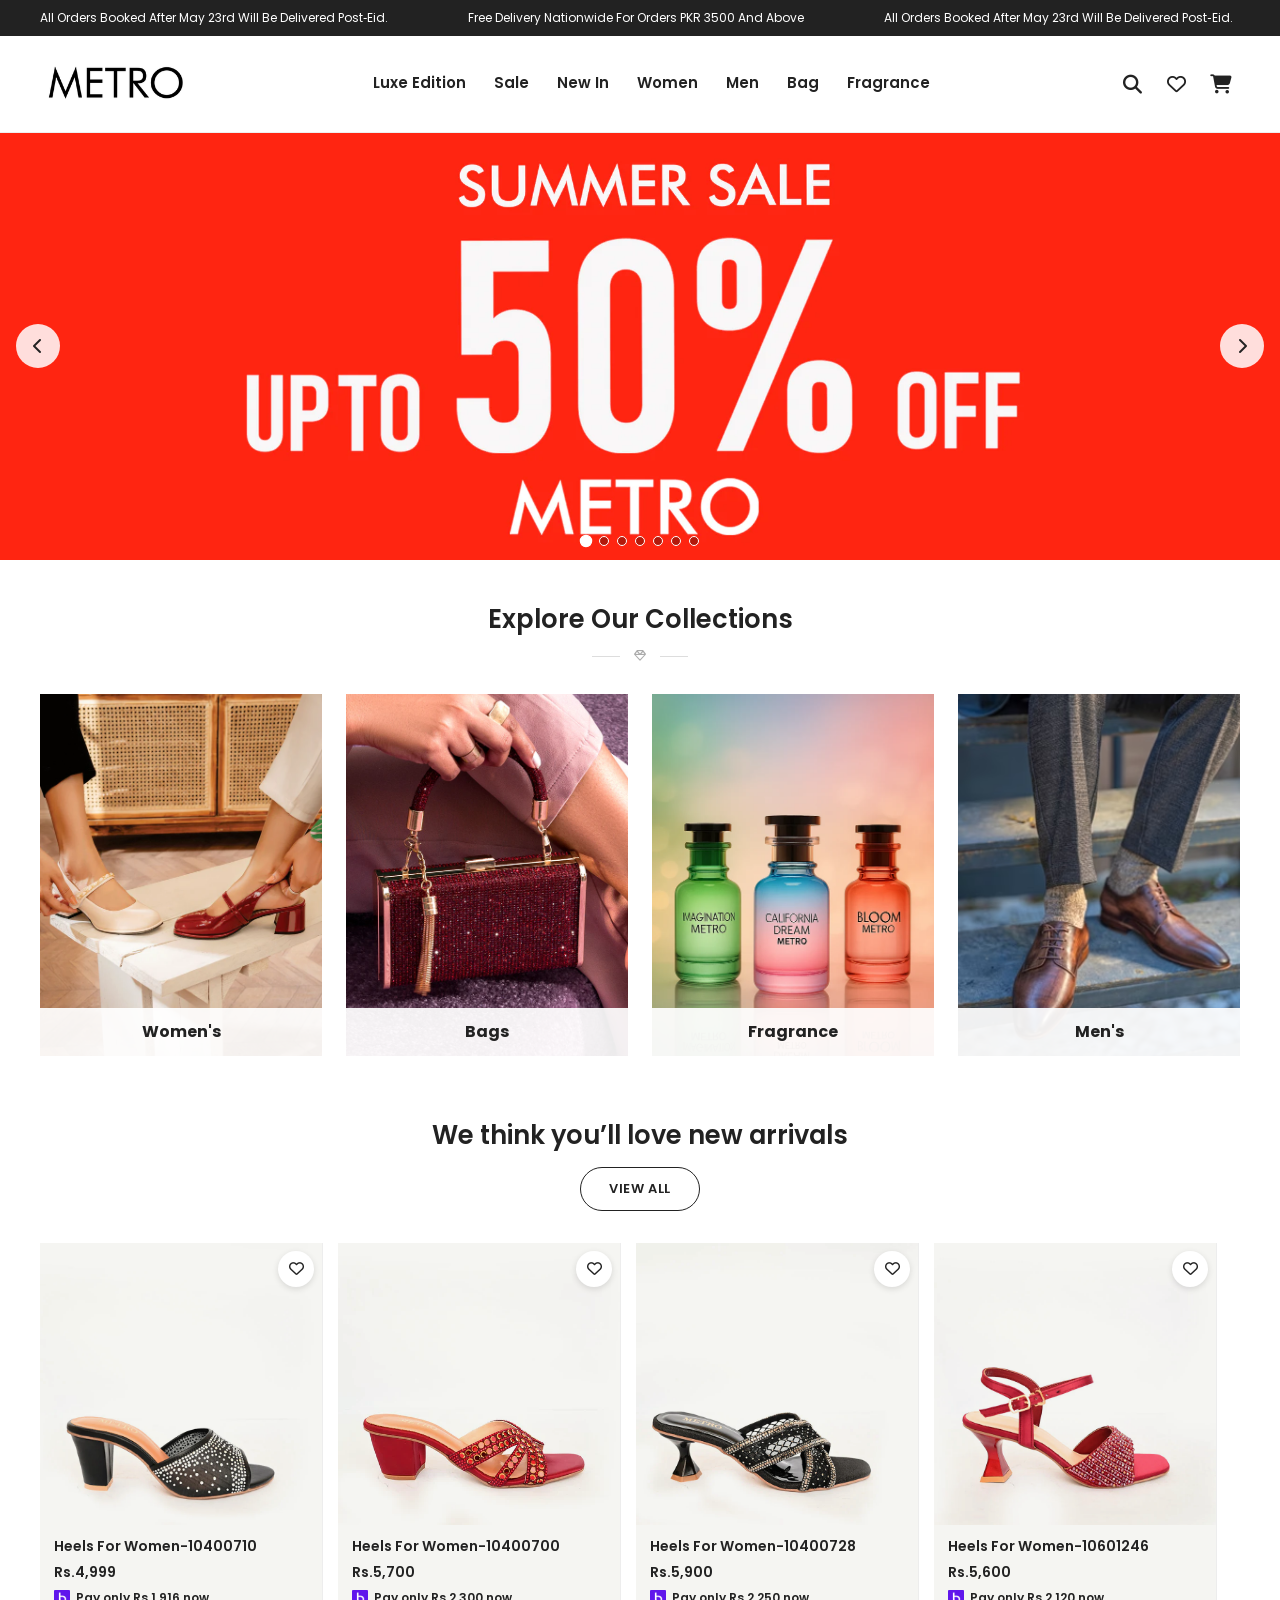
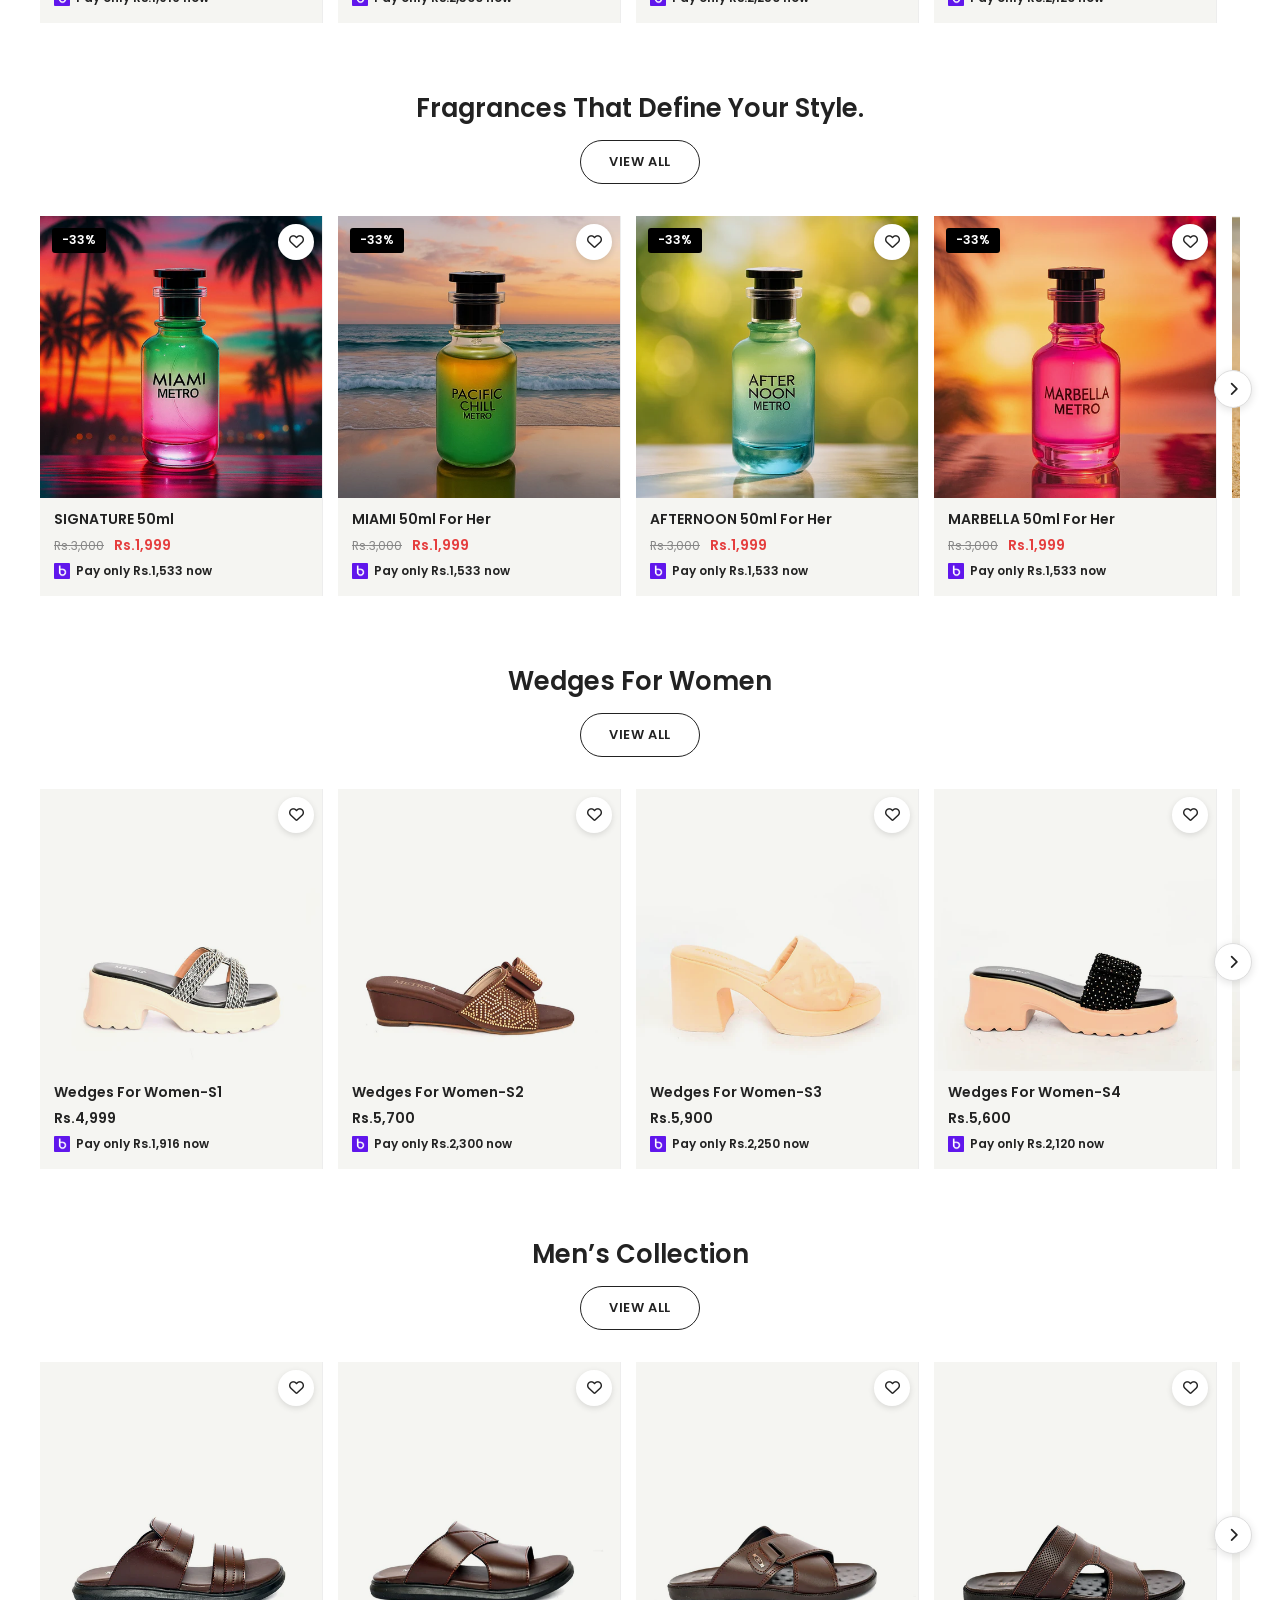
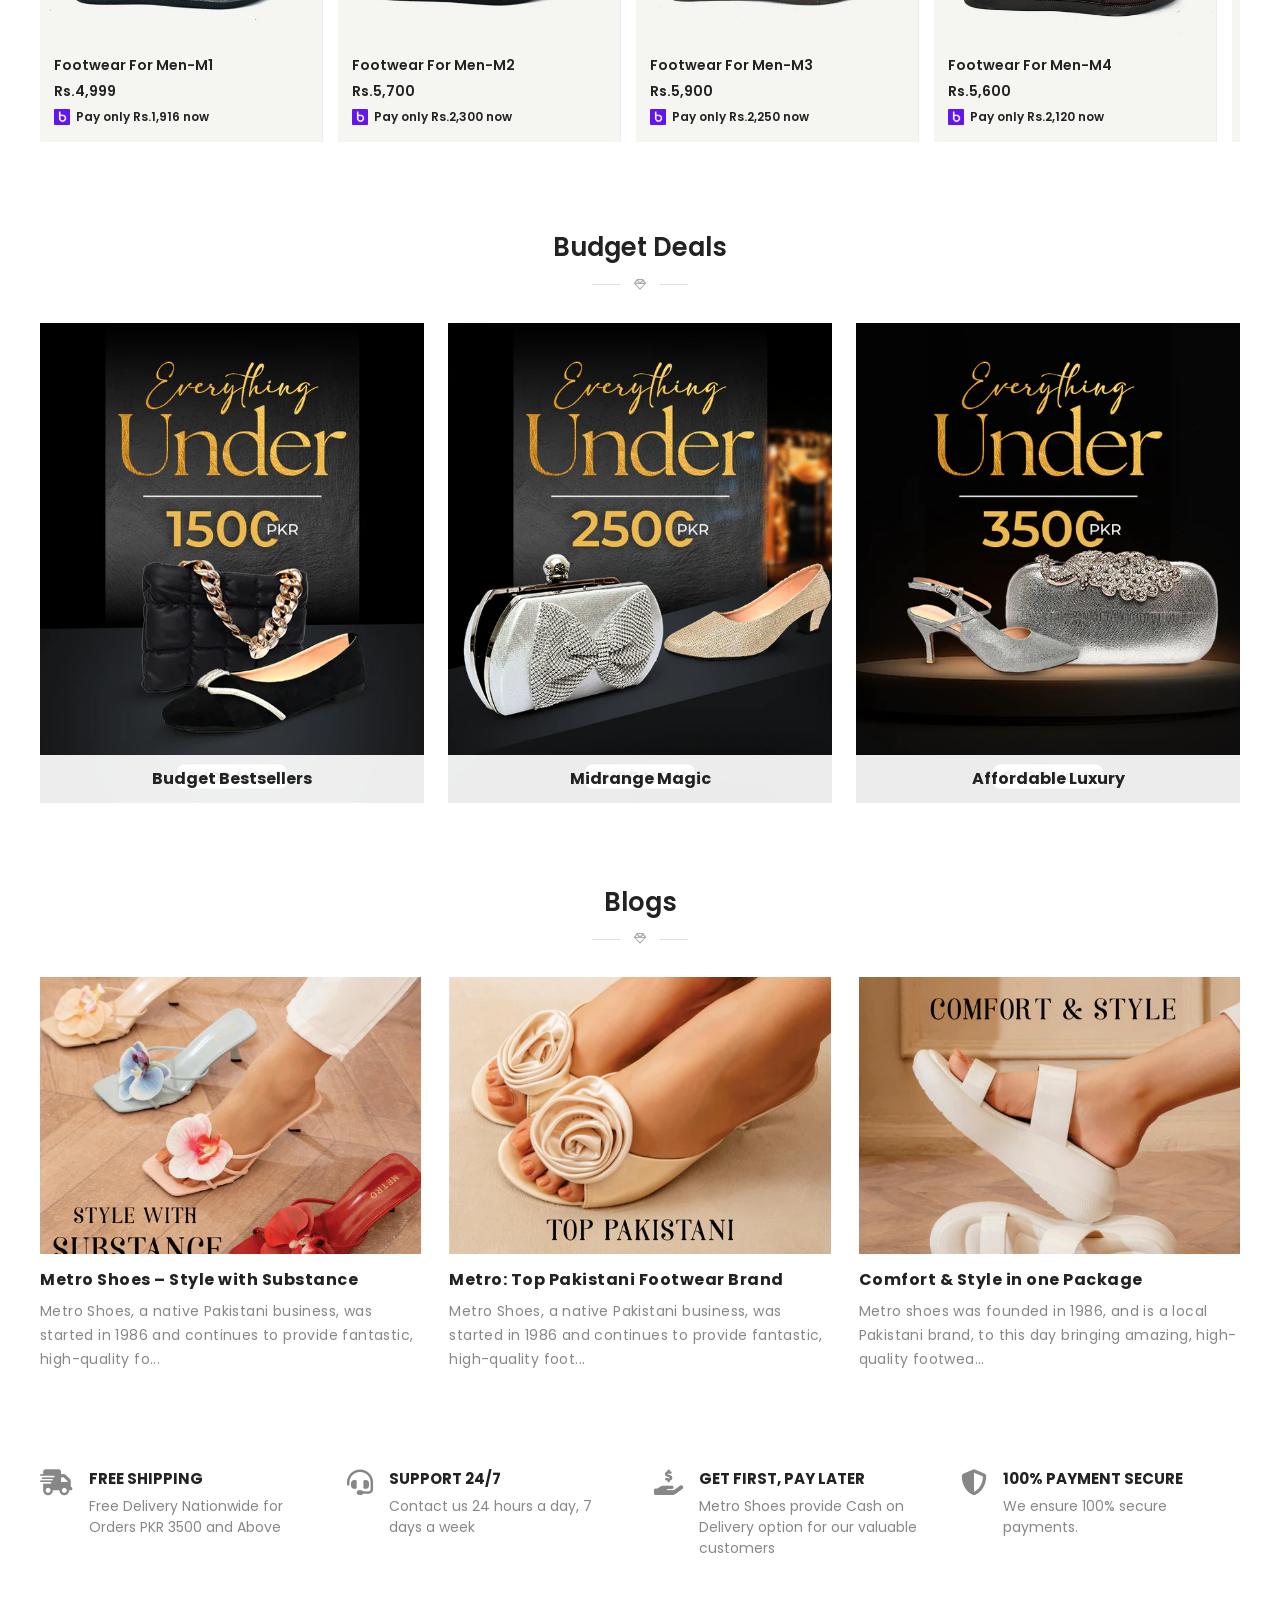
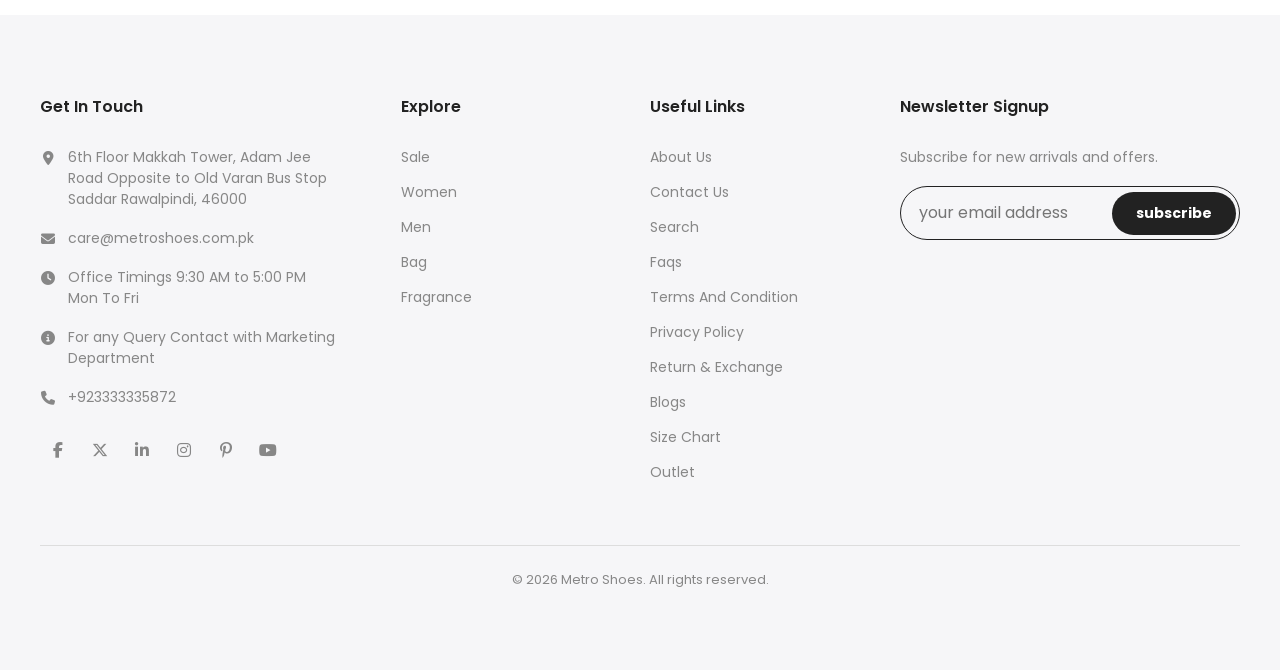
<file: index.html>
<!DOCTYPE html>
<html lang="en">
<head>
    <meta charset="UTF-8">
    <meta name="viewport" content="width=device-width, initial-scale=1.0">
    <title>Metro Shoes | Heels, Slides, Bags & Fragrance</title>
    <meta name="description" content="Shop heels, wedges, slides, bags and fragrance at Metro Shoes.">
    <link rel="icon" href="images/Metro-web-logo-_1250x568_056acece-bb8a-496b-afc1-f0e33e4abbd6.png">

    <link rel="preconnect" href="https://fonts.googleapis.com">
    <link rel="preconnect" href="https://fonts.gstatic.com" crossorigin>
    <link rel="stylesheet" href="https://fonts.googleapis.com/css2?family=Poppins:wght@400;500;600;700;800&amp;display=swap">
    <link rel="stylesheet" href="https://cdnjs.cloudflare.com/ajax/libs/font-awesome/6.5.2/css/all.min.css" crossorigin="anonymous" referrerpolicy="no-referrer">
    <link rel="stylesheet" href="home/home.css">
</head>
<body class="page-home">
    <a class="skip-link" href="#main">Skip to content</a>

    <div class="announcement" role="region" aria-label="Announcements">
        <div class="announcement__track">
            <div class="announcement__group"><p class="announcement__item">all orders booked after May 23rd will be delivered post‑Eid.</p><p class="announcement__item">Free Delivery Nationwide for Orders PKR 3500 and above</p><p class="announcement__item">all orders booked after May 23rd will be delivered post‑Eid.</p><p class="announcement__item">Free Delivery Nationwide for Orders PKR 3500 and above</p><p class="announcement__item">all orders booked after May 23rd will be delivered post‑Eid.</p><p class="announcement__item">Free Delivery Nationwide for Orders PKR 3500 and above</p></div>
            <div class="announcement__group" aria-hidden="true"><p class="announcement__item">all orders booked after May 23rd will be delivered post‑Eid.</p><p class="announcement__item">Free Delivery Nationwide for Orders PKR 3500 and above</p><p class="announcement__item">all orders booked after May 23rd will be delivered post‑Eid.</p><p class="announcement__item">Free Delivery Nationwide for Orders PKR 3500 and above</p><p class="announcement__item">all orders booked after May 23rd will be delivered post‑Eid.</p><p class="announcement__item">Free Delivery Nationwide for Orders PKR 3500 and above</p></div>
        </div>
    </div>

    <header class="site-header">
        <div class="site-header__bar">
            <button class="icon-btn nav-toggle" type="button" aria-label="Open menu" aria-expanded="false" aria-controls="site-nav">
                <i class="fa-solid fa-bars" aria-hidden="true"></i>
            </button>

            <a class="site-header__logo" href="index.html" aria-label="Metro Shoes — home">
                <img src="images/Metro-web-logo-_1250x568_056acece-bb8a-496b-afc1-f0e33e4abbd6.png" alt="Metro Shoes" width="150" height="68">
            </a>

            <nav class="site-nav" id="site-nav" aria-label="Main navigation">
                <ul>
                    <li><a href="luxe-edition/luxe-edition.html">luxe edition</a></li>
                    <li><a href="sale/sale.html">sale</a></li>
                    <li><a href="new-in/new-in.html">new in</a></li>
                    <li><a href="women/women.html">women</a></li>
                    <li><a href="men/men.html">men</a></li>
                    <li><a href="bag/bag.html">bag</a></li>
                    <li><a href="fragrance/fragrance.html">fragrance</a></li>
                </ul>
            </nav>

            <div class="site-header__actions">
                <button class="icon-btn" type="button" aria-label="Search" aria-expanded="false" aria-controls="site-search" data-open-search><i class="fa-solid fa-magnifying-glass" aria-hidden="true"></i></button>
                <button class="icon-btn" type="button" aria-label="Wishlist" data-open-wishlist>
                    <i class="fa-regular fa-heart" aria-hidden="true"></i>
                    <span class="icon-btn__count" data-wish-count hidden>0</span>
                </button>
                <a class="icon-btn" href="cartpage/cart.html" aria-label="Shopping cart">
                    <i class="fa-solid fa-cart-shopping" aria-hidden="true"></i>
                    <span class="icon-btn__count" data-cart-count hidden>0</span>
                </a>
            </div>
        </div>
    </header>

    <main id="main">
        <h1 class="visually-hidden">Metro Shoes</h1>
        <section class="slider" aria-label="Featured offers" aria-roledescription="carousel">
            <div class="slider__viewport">
                <div class="slider__slide is-active" role="group" aria-roledescription="slide" aria-label="1 of 7">
                    <img src="images/3200x1200Web-Main-Banner-test-PNG.webp" alt="Metro Shoes promotion 1 of 7">
                </div>
                <div class="slider__slide" role="group" aria-roledescription="slide" aria-label="2 of 7" aria-hidden="true">
                    <img src="images/3_Banner_1800x600_jpg.webp" alt="Metro Shoes promotion 2 of 7" loading="lazy">
                </div>
                <div class="slider__slide" role="group" aria-roledescription="slide" aria-label="3 of 7" aria-hidden="true">
                    <img src="images/1800x600_Web_Main_Banner_2_-_Copy_copy_2.webp" alt="Metro Shoes promotion 3 of 7" loading="lazy">
                </div>
                <div class="slider__slide" role="group" aria-roledescription="slide" aria-label="4 of 7" aria-hidden="true">
                    <img src="images/4_Banner_1800x600_jpg.webp" alt="Metro Shoes promotion 4 of 7" loading="lazy">
                </div>
                <div class="slider__slide" role="group" aria-roledescription="slide" aria-label="5 of 7" aria-hidden="true">
                    <img src="images/Banner_1800x600_jpg.webp" alt="Metro Shoes promotion 5 of 7" loading="lazy">
                </div>
                <div class="slider__slide" role="group" aria-roledescription="slide" aria-label="6 of 7" aria-hidden="true">
                    <img src="images/websitexgiftkarte-web-banner.webp" alt="Metro Shoes promotion 6 of 7" loading="lazy">
                </div>
                <div class="slider__slide" role="group" aria-roledescription="slide" aria-label="7 of 7" aria-hidden="true">
                    <img src="images/2_Banner_1800x600_jpg.webp" alt="Metro Shoes promotion 7 of 7" loading="lazy">
                </div>
            </div>
            <button class="slider__btn slider__btn--prev" type="button" aria-label="Previous slide"><i class="fa-solid fa-chevron-left" aria-hidden="true"></i></button>
            <button class="slider__btn slider__btn--next" type="button" aria-label="Next slide"><i class="fa-solid fa-chevron-right" aria-hidden="true"></i></button>
            <div class="slider__dots"></div>
        </section>

        <section class="section" aria-labelledby="collections-title">
            <div class="container">
                <div class="section-heading">
                    <h2 id="collections-title">Explore Our Collections</h2>
                    <div class="ornament"><i class="fa-regular fa-gem" aria-hidden="true"></i></div>
                </div>
                <div class="tiles">
                    <a class="tile" href="women/women.html">
                        <img src="images/DO_IT_ON_YOUR_OWN.webp" alt="" loading="lazy">
                        <span class="tile__label">women's</span>
                    </a>
                    <a class="tile" href="bag/bag.html">
                        <img src="images/Metro-Bags_e91bd545-010f-44d8-84ba-81564a513f2c.webp" alt="" loading="lazy">
                        <span class="tile__label">bags</span>
                    </a>
                    <a class="tile" href="fragrance/fragrance.html">
                        <img src="images/Untitled_design_26.webp" alt="" loading="lazy">
                        <span class="tile__label">fragrance</span>
                    </a>
                    <a class="tile" href="men/men.html">
                        <img src="images/men_ebb2862e-81d3-4cf3-ab44-363f49dc24ea.avif" alt="" loading="lazy">
                        <span class="tile__label">men's</span>
                    </a>
                </div>
            </div>
        </section>

        <section class="home-products" aria-labelledby="new-in-title">
            <div class="container">
                <div class="section-heading">
                    <h2 id="new-in-title">We think you’ll love new arrivals</h2>
                    <a class="btn btn--outline" href="new-in/new-in.html">view all</a>
                </div>
                <div data-home-rail="new-in" data-label="new arrivals"></div>
            </div>
        </section>


        <section class="home-products" aria-labelledby="fragrance-title">
            <div class="container">
                <div class="section-heading">
                    <h2 id="fragrance-title">Fragrances That Define Your Style.</h2>
                    <a class="btn btn--outline" href="fragrance/fragrance.html">view all</a>
                </div>
                <div data-home-rail="fragrance" data-label="fragrances"></div>
            </div>
        </section>


        <section class="home-products" aria-labelledby="wedges-title">
            <div class="container">
                <div class="section-heading">
                    <h2 id="wedges-title">Wedges For Women</h2>
                    <a class="btn btn--outline" href="women/women.html">view all</a>
                </div>
                <div data-home-rail="wedges" data-label="wedges"></div>
            </div>
        </section>


        <section class="home-products" aria-labelledby="men-title">
            <div class="container">
                <div class="section-heading">
                    <h2 id="men-title">Men’s Collection</h2>
                    <a class="btn btn--outline" href="men/men.html">view all</a>
                </div>
                <div data-home-rail="men" data-label="men’s products"></div>
            </div>
        </section>

        <section class="section" aria-labelledby="budget-title">
            <div class="container">
                <div class="section-heading">
                    <h2 id="budget-title">Budget Deals</h2>
                    <div class="ornament"><i class="fa-regular fa-gem" aria-hidden="true"></i></div>
                </div>
                <div class="tiles tiles--3">
                    <a class="tile" href="sale/sale.html">
                        <img src="images/d1.webp" alt="" loading="lazy">
                        <span class="tile__label">budget bestsellers</span>
                    </a>
                    <a class="tile" href="women/women.html">
                        <img src="images/d2.webp" alt="" loading="lazy">
                        <span class="tile__label">midrange magic</span>
                    </a>
                    <a class="tile" href="luxe-edition/luxe-edition.html">
                        <img src="images/d3.webp" alt="" loading="lazy">
                        <span class="tile__label">affordable luxury</span>
                    </a>
                </div>
            </div>
        </section>

        <section class="section" aria-labelledby="blogs-title">
            <div class="container">
                <div class="section-heading">
                    <h2 id="blogs-title">Blogs</h2>
                    <div class="ornament"><i class="fa-regular fa-gem" aria-hidden="true"></i></div>
                </div>
                <div class="blog-grid">
                    <article class="blog-card">
                        <img src="images/b1.webp" alt="" loading="lazy">
                        <h3>Metro Shoes – Style with Substance</h3>
                        <p>Metro Shoes, a native Pakistani business, was started in 1986 and continues to provide fantastic, high-quality fo...</p>
                    </article>
                    <article class="blog-card">
                        <img src="images/b2.webp" alt="" loading="lazy">
                        <h3>Metro: Top Pakistani Footwear Brand</h3>
                        <p>Metro Shoes, a native Pakistani business, was started in 1986 and continues to provide fantastic, high-quality foot...</p>
                    </article>
                    <article class="blog-card">
                        <img src="images/b3.webp" alt="" loading="lazy">
                        <h3>Comfort &amp; Style in one Package</h3>
                        <p>Metro shoes was founded in 1986, and is a local Pakistani brand, to this day bringing amazing, high-quality footwea...</p>
                    </article>
                </div>
            </div>
        </section>

        <section class="container features" aria-label="Our promises">
            <div class="feature">
                <i class="fa-solid fa-truck-fast" aria-hidden="true"></i>
                <div><h3>Free shipping</h3><p>Free Delivery Nationwide for Orders PKR 3500 and Above</p></div>
            </div>
            <div class="feature">
                <i class="fa-solid fa-headset" aria-hidden="true"></i>
                <div><h3>Support 24/7</h3><p>Contact us 24 hours a day, 7 days a week</p></div>
            </div>
            <div class="feature">
                <i class="fa-solid fa-hand-holding-dollar" aria-hidden="true"></i>
                <div><h3>Get first, pay later</h3><p>Metro Shoes provide Cash on Delivery option for our valuable customers</p></div>
            </div>
            <div class="feature">
                <i class="fa-solid fa-shield-halved" aria-hidden="true"></i>
                <div><h3>100% payment secure</h3><p>We ensure 100% secure payments.</p></div>
            </div>
        </section>
    </main>

    <footer class="site-footer">
        <div class="site-footer__grid">
            <section aria-labelledby="footer-contact">
                <h2 id="footer-contact">get in touch</h2>
                <ul class="footer-contact">
                    <li><i class="fa-solid fa-location-dot" aria-hidden="true"></i><span>6th Floor Makkah Tower, Adam Jee Road Opposite to Old Varan Bus Stop Saddar Rawalpindi, 46000</span></li>
                    <li><i class="fa-solid fa-envelope" aria-hidden="true"></i><a href="mailto:care@metroshoes.com.pk">care@metroshoes.com.pk</a></li>
                    <li><i class="fa-solid fa-clock" aria-hidden="true"></i><span>Office Timings 9:30 AM to 5:00 PM Mon To Fri</span></li>
                    <li><i class="fa-solid fa-circle-info" aria-hidden="true"></i><span>For any Query Contact with Marketing Department</span></li>
                    <li><i class="fa-solid fa-phone" aria-hidden="true"></i><a href="tel:+923333335872">+923333335872</a></li>
                </ul>
                <div class="footer-social"><a href="#" aria-label="Facebook"><i class="fa-brands fa-facebook-f" aria-hidden="true"></i></a><a href="#" aria-label="X (Twitter)"><i class="fa-brands fa-x-twitter" aria-hidden="true"></i></a><a href="#" aria-label="LinkedIn"><i class="fa-brands fa-linkedin-in" aria-hidden="true"></i></a><a href="#" aria-label="Instagram"><i class="fa-brands fa-instagram" aria-hidden="true"></i></a><a href="#" aria-label="Pinterest"><i class="fa-brands fa-pinterest-p" aria-hidden="true"></i></a><a href="#" aria-label="YouTube"><i class="fa-brands fa-youtube" aria-hidden="true"></i></a></div>
            </section>

            <nav aria-labelledby="footer-explore">
                <h2 id="footer-explore">Explore</h2>
                <ul class="footer-links">
                    <li><a href="sale/sale.html">sale</a></li>
                    <li><a href="women/women.html">women</a></li>
                    <li><a href="men/men.html">men</a></li>
                    <li><a href="bag/bag.html">bag</a></li>
                    <li><a href="fragrance/fragrance.html">fragrance</a></li>
                </ul>
            </nav>

            <nav aria-labelledby="footer-useful">
                <h2 id="footer-useful">useful links</h2>
                <ul class="footer-links">
                    <li><a href="#">about us</a></li>
                    <li><a href="#">contact us</a></li>
                    <li><a href="#">search</a></li>
                    <li><a href="#">faqs</a></li>
                    <li><a href="#">terms and condition</a></li>
                    <li><a href="#">privacy policy</a></li>
                    <li><a href="#">return &amp; exchange</a></li>
                    <li><a href="#">blogs</a></li>
                    <li><a href="#">size chart</a></li>
                    <li><a href="#">outlet</a></li>
                </ul>
            </nav>

            <section class="newsletter" aria-labelledby="footer-newsletter">
                <h2 id="footer-newsletter">newsletter signup</h2>
                <p>Subscribe for new arrivals and offers.</p>
                <form data-newsletter novalidate>
                    <div class="newsletter__field">
                        <label class="visually-hidden" for="newsletter-email">Email address</label>
                        <input id="newsletter-email" type="email" name="email" placeholder="your email address" autocomplete="email" required>
                        <button type="submit">subscribe</button>
                    </div>
                    <p class="newsletter__error" role="alert" hidden></p>
                </form>
            </section>
        </div>
        <p class="site-footer__bottom">© 2026 Metro Shoes. All rights reserved.</p>
    </footer>

    <script src="home/home.js"></script>
</body>
</html>
</file>
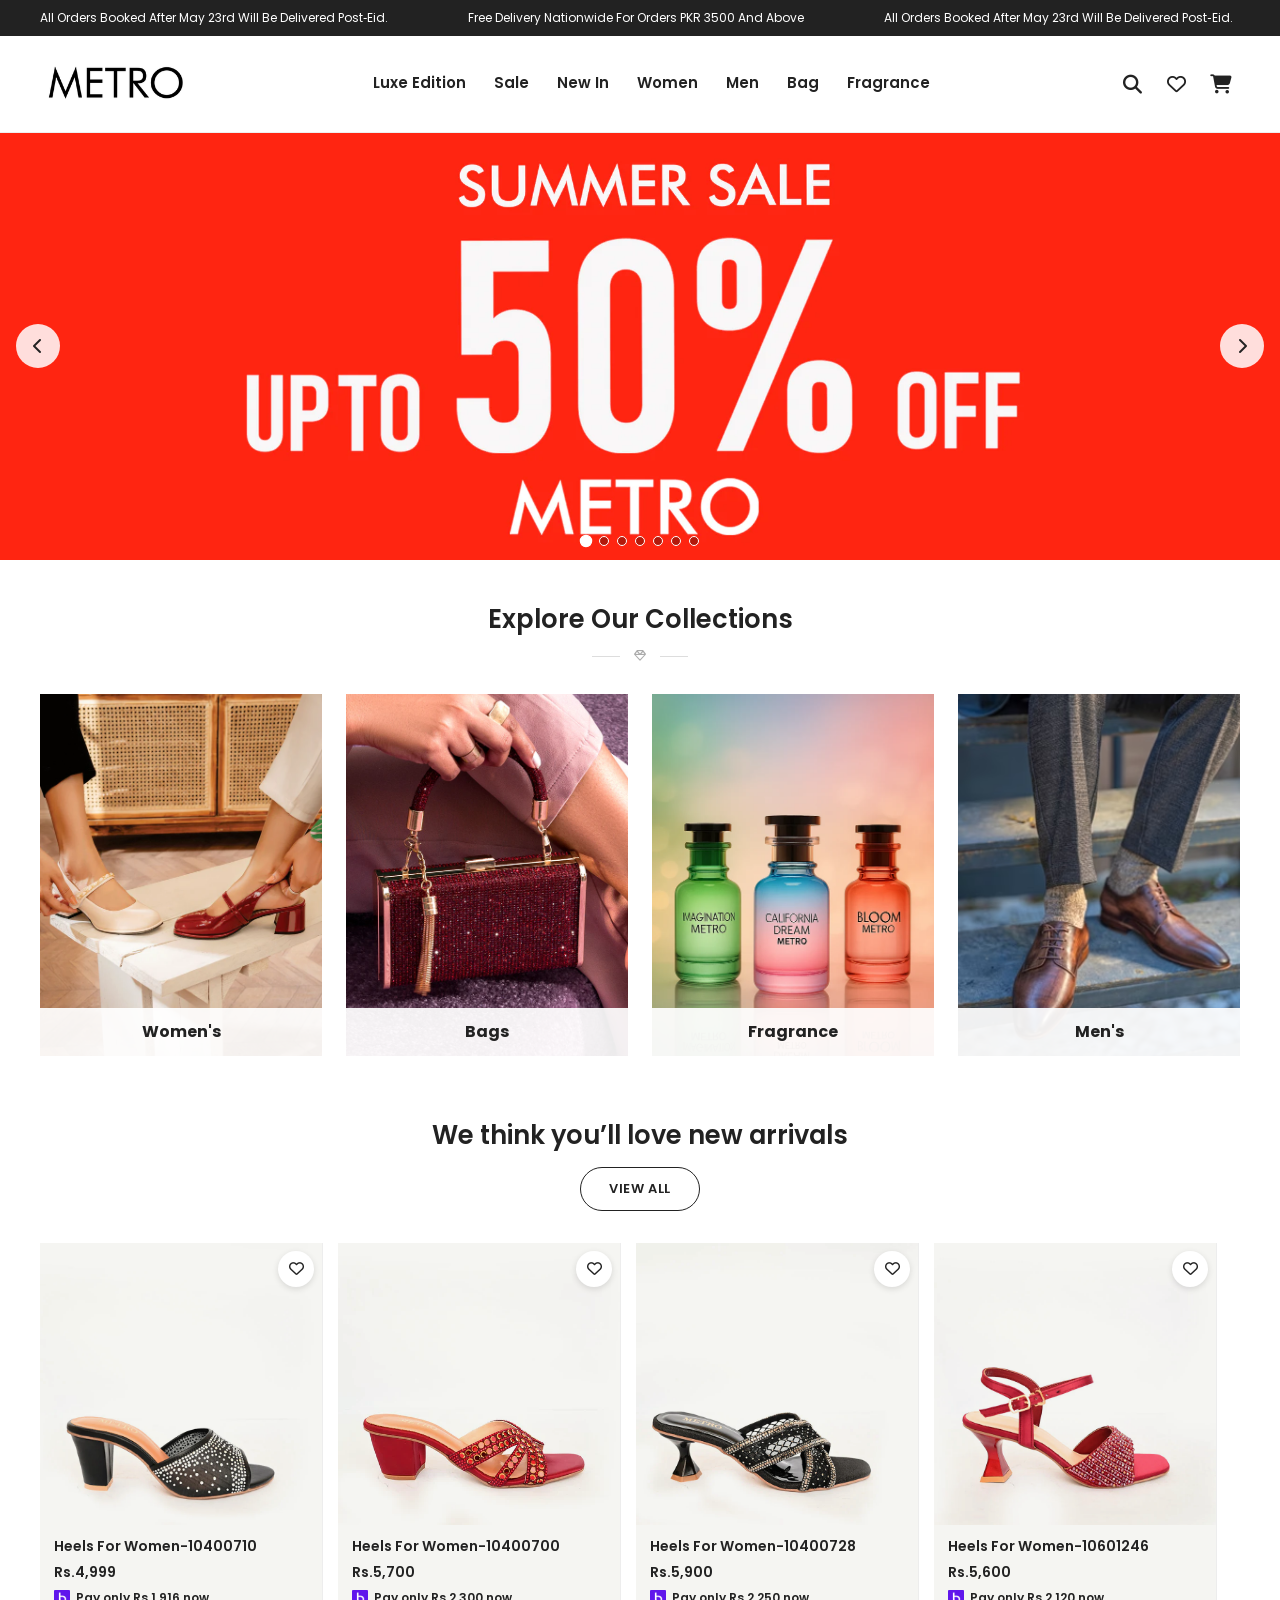
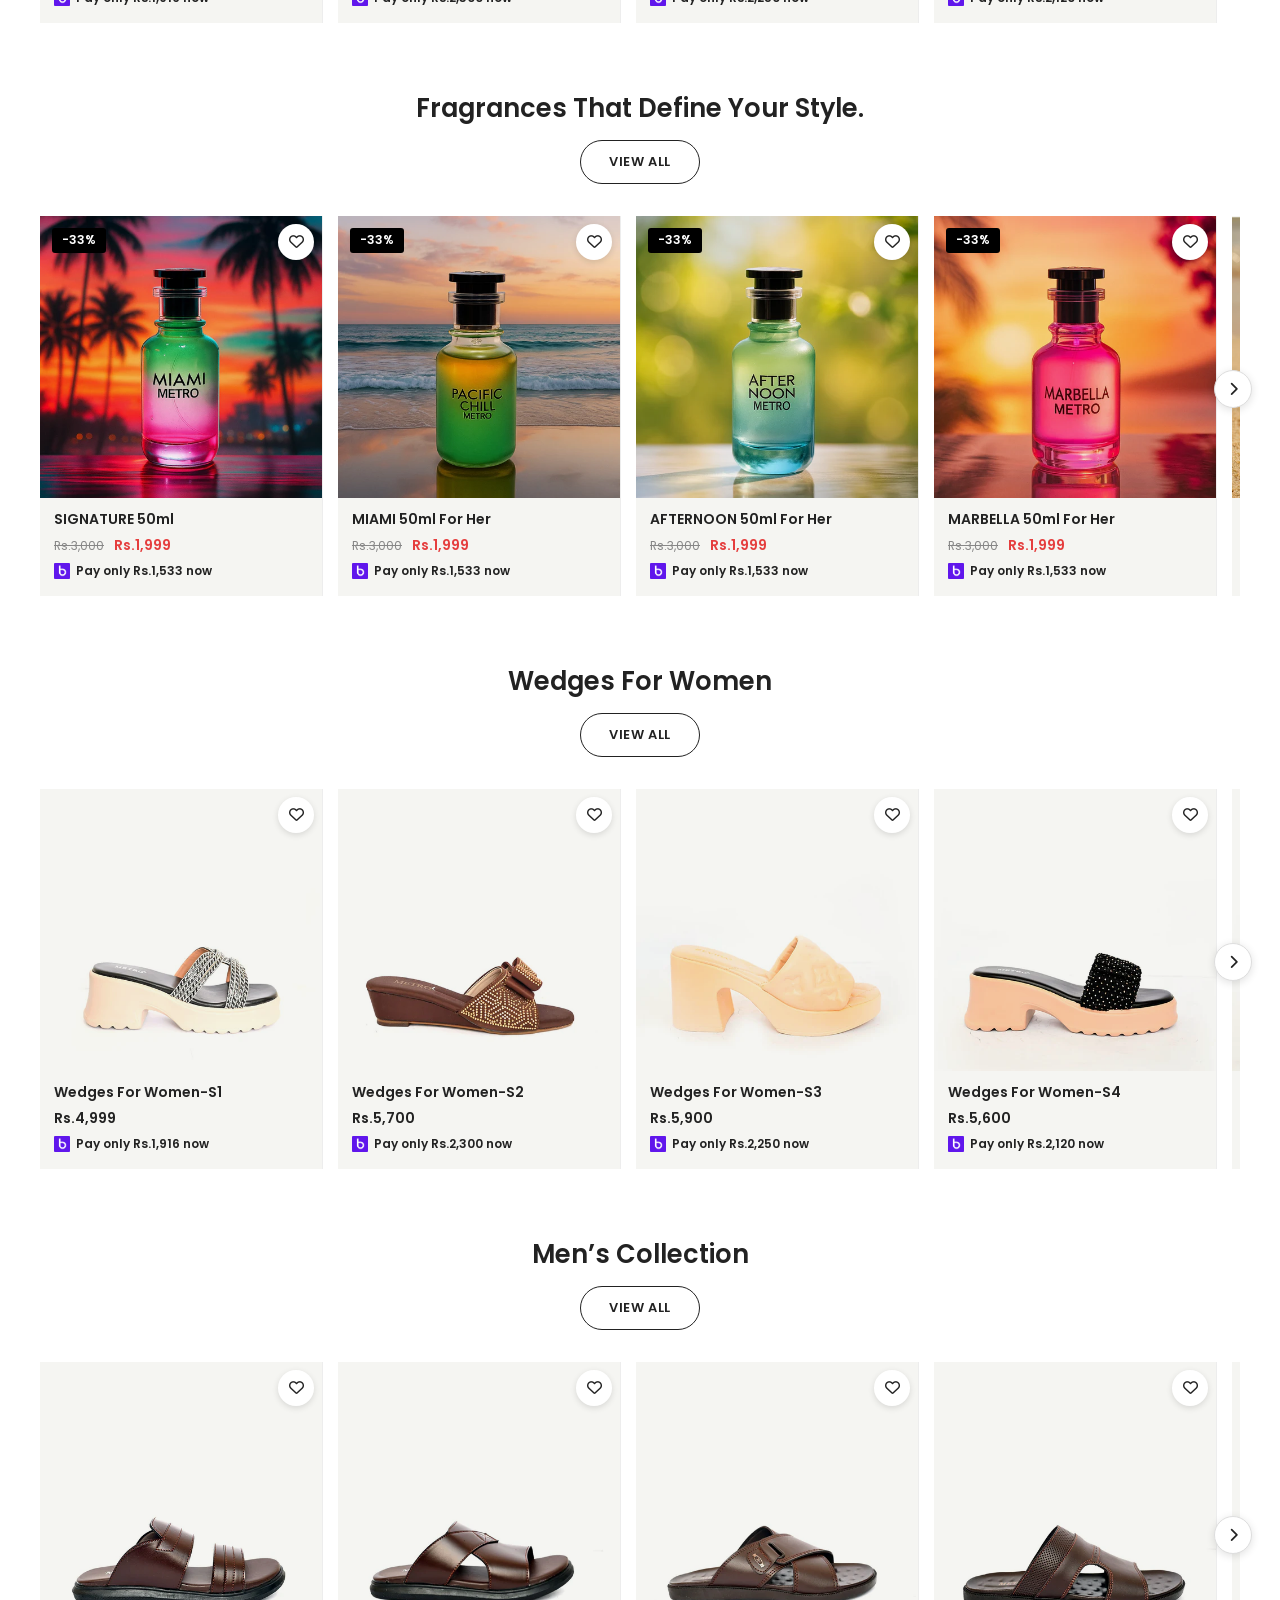
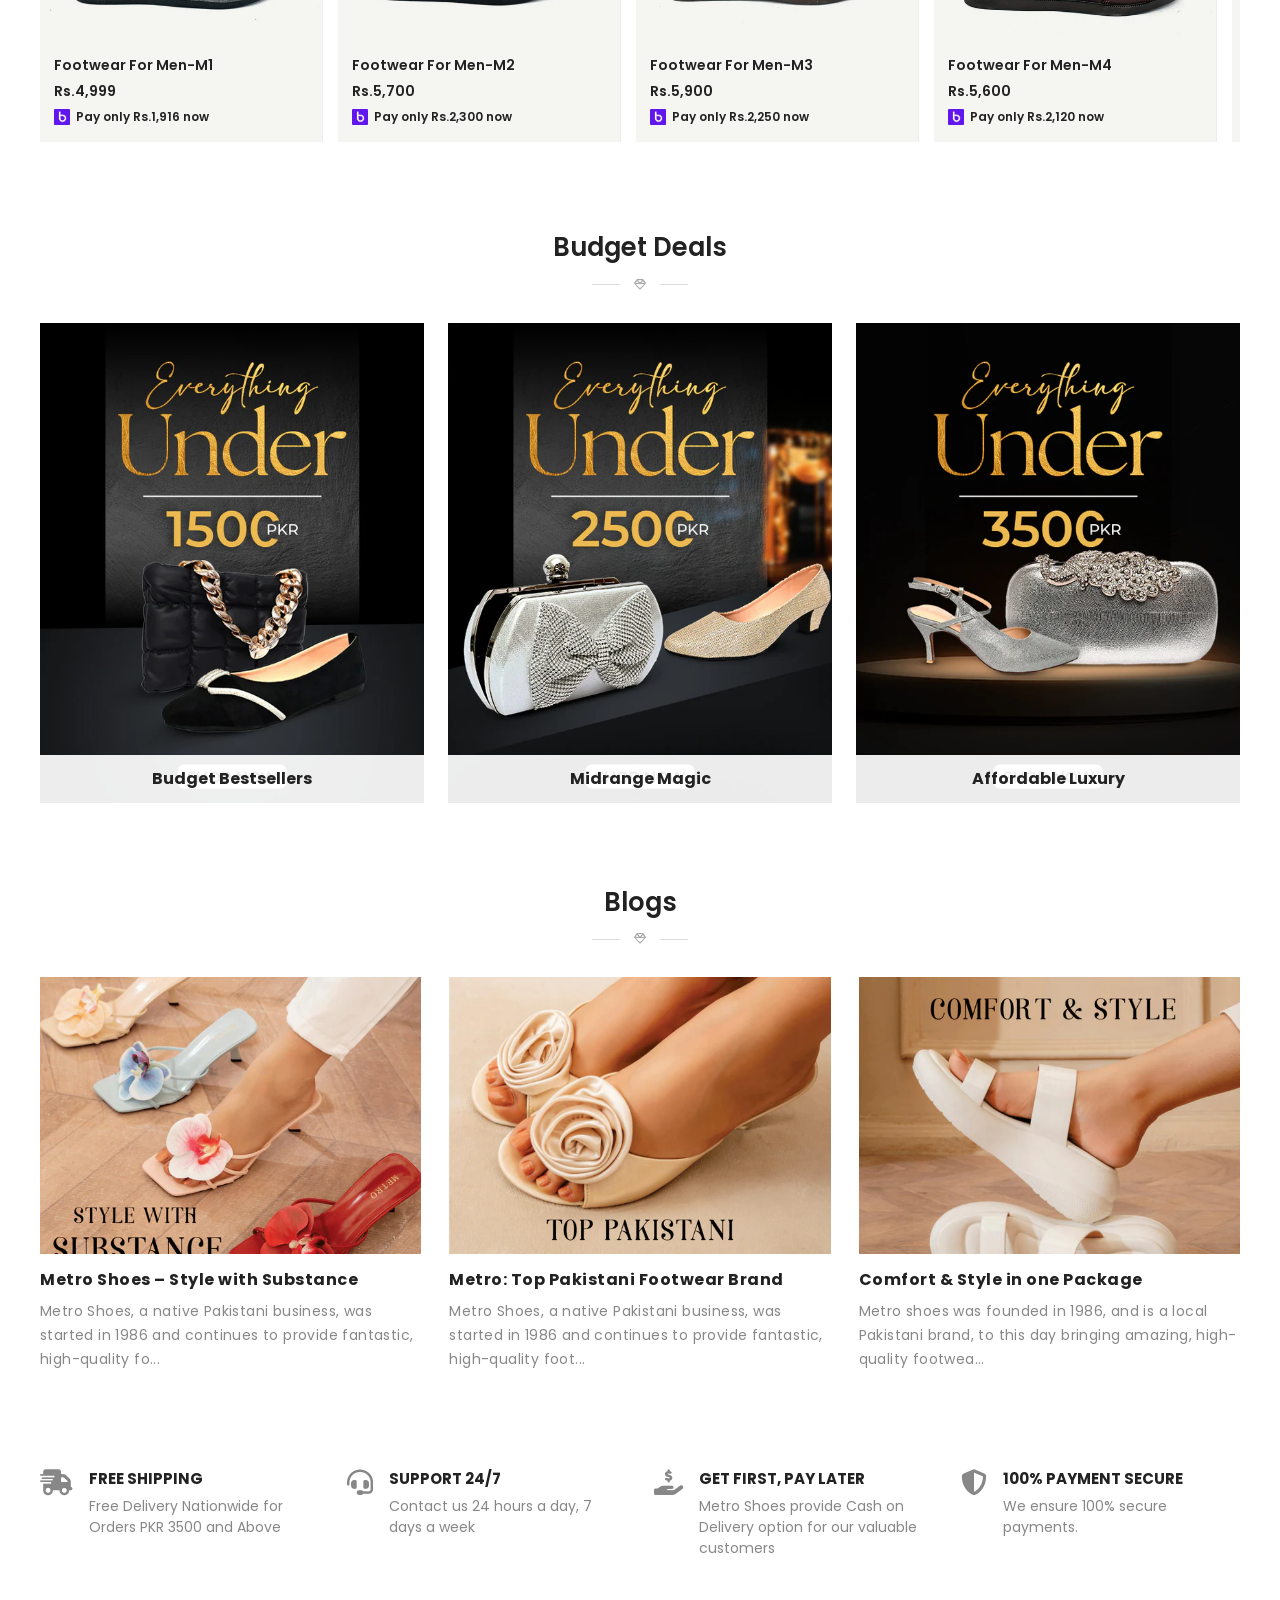
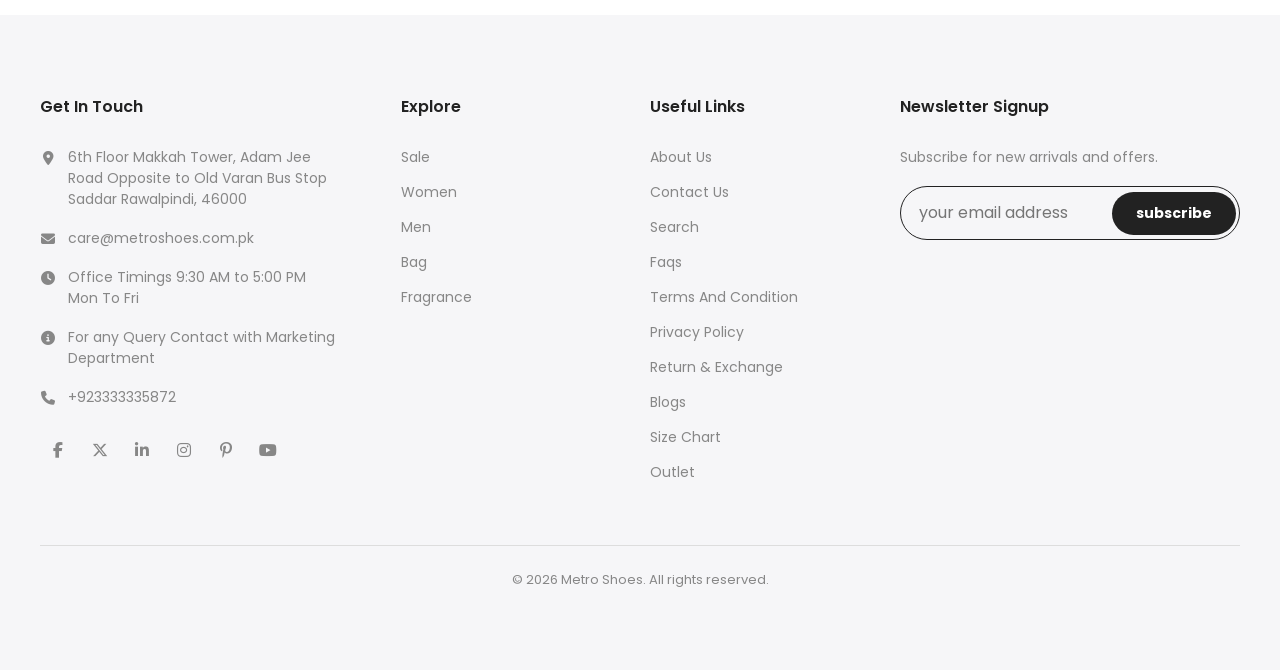
<file: home/index.html>
<!DOCTYPE html>
<html lang="en">
<head>
    <meta charset="UTF-8">
    <meta name="viewport" content="width=device-width, initial-scale=1.0">
    <title>Metro Shoes | Heels, Slides, Bags & Fragrance</title>
    <meta name="description" content="Shop heels, wedges, slides, bags and fragrance at Metro Shoes.">
    <link rel="icon" href="../images/Metro-web-logo-_1250x568_056acece-bb8a-496b-afc1-f0e33e4abbd6.png">

    <link rel="preconnect" href="https://fonts.googleapis.com">
    <link rel="preconnect" href="https://fonts.gstatic.com" crossorigin>
    <link rel="stylesheet" href="https://fonts.googleapis.com/css2?family=Poppins:wght@400;500;600;700;800&amp;display=swap">
    <link rel="stylesheet" href="https://cdnjs.cloudflare.com/ajax/libs/font-awesome/6.5.2/css/all.min.css" crossorigin="anonymous" referrerpolicy="no-referrer">
    <link rel="stylesheet" href="home.css">
</head>
<body class="page-home">
    <a class="skip-link" href="#main">Skip to content</a>

    <div class="announcement" role="region" aria-label="Announcements">
        <div class="announcement__track">
            <div class="announcement__group"><p class="announcement__item">all orders booked after May 23rd will be delivered post‑Eid.</p><p class="announcement__item">Free Delivery Nationwide for Orders PKR 3500 and above</p><p class="announcement__item">all orders booked after May 23rd will be delivered post‑Eid.</p><p class="announcement__item">Free Delivery Nationwide for Orders PKR 3500 and above</p><p class="announcement__item">all orders booked after May 23rd will be delivered post‑Eid.</p><p class="announcement__item">Free Delivery Nationwide for Orders PKR 3500 and above</p></div>
            <div class="announcement__group" aria-hidden="true"><p class="announcement__item">all orders booked after May 23rd will be delivered post‑Eid.</p><p class="announcement__item">Free Delivery Nationwide for Orders PKR 3500 and above</p><p class="announcement__item">all orders booked after May 23rd will be delivered post‑Eid.</p><p class="announcement__item">Free Delivery Nationwide for Orders PKR 3500 and above</p><p class="announcement__item">all orders booked after May 23rd will be delivered post‑Eid.</p><p class="announcement__item">Free Delivery Nationwide for Orders PKR 3500 and above</p></div>
        </div>
    </div>

    <header class="site-header">
        <div class="site-header__bar">
            <button class="icon-btn nav-toggle" type="button" aria-label="Open menu" aria-expanded="false" aria-controls="site-nav">
                <i class="fa-solid fa-bars" aria-hidden="true"></i>
            </button>

            <a class="site-header__logo" href="../home/homepage.html" aria-label="Metro Shoes — home">
                <img src="../images/Metro-web-logo-_1250x568_056acece-bb8a-496b-afc1-f0e33e4abbd6.png" alt="Metro Shoes" width="150" height="68">
            </a>

            <nav class="site-nav" id="site-nav" aria-label="Main navigation">
                <ul>
                    <li><a href="../luxe-edition/luxe-edition.html">luxe edition</a></li>
                    <li><a href="../sale/sale.html">sale</a></li>
                    <li><a href="../new-in/new-in.html">new in</a></li>
                    <li><a href="../women/women.html">women</a></li>
                    <li><a href="../men/men.html">men</a></li>
                    <li><a href="../bag/bag.html">bag</a></li>
                    <li><a href="../fragrance/fragrance.html">fragrance</a></li>
                </ul>
            </nav>

            <div class="site-header__actions">
                <button class="icon-btn" type="button" aria-label="Search" aria-expanded="false" aria-controls="site-search" data-open-search><i class="fa-solid fa-magnifying-glass" aria-hidden="true"></i></button>
                <button class="icon-btn" type="button" aria-label="Wishlist" data-open-wishlist>
                    <i class="fa-regular fa-heart" aria-hidden="true"></i>
                    <span class="icon-btn__count" data-wish-count hidden>0</span>
                </button>
                <a class="icon-btn" href="../cartpage/cart.html" aria-label="Shopping cart">
                    <i class="fa-solid fa-cart-shopping" aria-hidden="true"></i>
                    <span class="icon-btn__count" data-cart-count hidden>0</span>
                </a>
            </div>
        </div>
    </header>

    <main id="main">
        <h1 class="visually-hidden">Metro Shoes</h1>
        <section class="slider" aria-label="Featured offers" aria-roledescription="carousel">
            <div class="slider__viewport">
                <div class="slider__slide is-active" role="group" aria-roledescription="slide" aria-label="1 of 7">
                    <img src="../images/3200x1200Web-Main-Banner-test-PNG.webp" alt="Metro Shoes promotion 1 of 7">
                </div>
                <div class="slider__slide" role="group" aria-roledescription="slide" aria-label="2 of 7" aria-hidden="true">
                    <img src="../images/3_Banner_1800x600_jpg.webp" alt="Metro Shoes promotion 2 of 7" loading="lazy">
                </div>
                <div class="slider__slide" role="group" aria-roledescription="slide" aria-label="3 of 7" aria-hidden="true">
                    <img src="../images/1800x600_Web_Main_Banner_2_-_Copy_copy_2.webp" alt="Metro Shoes promotion 3 of 7" loading="lazy">
                </div>
                <div class="slider__slide" role="group" aria-roledescription="slide" aria-label="4 of 7" aria-hidden="true">
                    <img src="../images/4_Banner_1800x600_jpg.webp" alt="Metro Shoes promotion 4 of 7" loading="lazy">
                </div>
                <div class="slider__slide" role="group" aria-roledescription="slide" aria-label="5 of 7" aria-hidden="true">
                    <img src="../images/Banner_1800x600_jpg.webp" alt="Metro Shoes promotion 5 of 7" loading="lazy">
                </div>
                <div class="slider__slide" role="group" aria-roledescription="slide" aria-label="6 of 7" aria-hidden="true">
                    <img src="../images/websitexgiftkarte-web-banner.webp" alt="Metro Shoes promotion 6 of 7" loading="lazy">
                </div>
                <div class="slider__slide" role="group" aria-roledescription="slide" aria-label="7 of 7" aria-hidden="true">
                    <img src="../images/2_Banner_1800x600_jpg.webp" alt="Metro Shoes promotion 7 of 7" loading="lazy">
                </div>
            </div>
            <button class="slider__btn slider__btn--prev" type="button" aria-label="Previous slide"><i class="fa-solid fa-chevron-left" aria-hidden="true"></i></button>
            <button class="slider__btn slider__btn--next" type="button" aria-label="Next slide"><i class="fa-solid fa-chevron-right" aria-hidden="true"></i></button>
            <div class="slider__dots"></div>
        </section>

        <section class="section" aria-labelledby="collections-title">
            <div class="container">
                <div class="section-heading">
                    <h2 id="collections-title">Explore Our Collections</h2>
                    <div class="ornament"><i class="fa-regular fa-gem" aria-hidden="true"></i></div>
                </div>
                <div class="tiles">
                    <a class="tile" href="../women/women.html">
                        <img src="../images/DO_IT_ON_YOUR_OWN.webp" alt="" loading="lazy">
                        <span class="tile__label">women's</span>
                    </a>
                    <a class="tile" href="../bag/bag.html">
                        <img src="../images/Metro-Bags_e91bd545-010f-44d8-84ba-81564a513f2c.webp" alt="" loading="lazy">
                        <span class="tile__label">bags</span>
                    </a>
                    <a class="tile" href="../fragrance/fragrance.html">
                        <img src="../images/Untitled_design_26.webp" alt="" loading="lazy">
                        <span class="tile__label">fragrance</span>
                    </a>
                    <a class="tile" href="../men/men.html">
                        <img src="../images/men_ebb2862e-81d3-4cf3-ab44-363f49dc24ea.avif" alt="" loading="lazy">
                        <span class="tile__label">men's</span>
                    </a>
                </div>
            </div>
        </section>

        <section class="home-products" aria-labelledby="new-in-title">
            <div class="container">
                <div class="section-heading">
                    <h2 id="new-in-title">We think you’ll love new arrivals</h2>
                    <a class="btn btn--outline" href="../new-in/new-in.html">view all</a>
                </div>
                <div data-home-rail="new-in" data-label="new arrivals"></div>
            </div>
        </section>


        <section class="home-products" aria-labelledby="fragrance-title">
            <div class="container">
                <div class="section-heading">
                    <h2 id="fragrance-title">Fragrances That Define Your Style.</h2>
                    <a class="btn btn--outline" href="../fragrance/fragrance.html">view all</a>
                </div>
                <div data-home-rail="fragrance" data-label="fragrances"></div>
            </div>
        </section>


        <section class="home-products" aria-labelledby="wedges-title">
            <div class="container">
                <div class="section-heading">
                    <h2 id="wedges-title">Wedges For Women</h2>
                    <a class="btn btn--outline" href="../women/women.html">view all</a>
                </div>
                <div data-home-rail="wedges" data-label="wedges"></div>
            </div>
        </section>


        <section class="home-products" aria-labelledby="men-title">
            <div class="container">
                <div class="section-heading">
                    <h2 id="men-title">Men’s Collection</h2>
                    <a class="btn btn--outline" href="../men/men.html">view all</a>
                </div>
                <div data-home-rail="men" data-label="men’s products"></div>
            </div>
        </section>

        <section class="section" aria-labelledby="budget-title">
            <div class="container">
                <div class="section-heading">
                    <h2 id="budget-title">Budget Deals</h2>
                    <div class="ornament"><i class="fa-regular fa-gem" aria-hidden="true"></i></div>
                </div>
                <div class="tiles tiles--3">
                    <a class="tile" href="../sale/sale.html">
                        <img src="../images/d1.webp" alt="" loading="lazy">
                        <span class="tile__label">budget bestsellers</span>
                    </a>
                    <a class="tile" href="../women/women.html">
                        <img src="../images/d2.webp" alt="" loading="lazy">
                        <span class="tile__label">midrange magic</span>
                    </a>
                    <a class="tile" href="../luxe-edition/luxe-edition.html">
                        <img src="../images/d3.webp" alt="" loading="lazy">
                        <span class="tile__label">affordable luxury</span>
                    </a>
                </div>
            </div>
        </section>

        <section class="section" aria-labelledby="blogs-title">
            <div class="container">
                <div class="section-heading">
                    <h2 id="blogs-title">Blogs</h2>
                    <div class="ornament"><i class="fa-regular fa-gem" aria-hidden="true"></i></div>
                </div>
                <div class="blog-grid">
                    <article class="blog-card">
                        <img src="../images/b1.webp" alt="" loading="lazy">
                        <h3>Metro Shoes – Style with Substance</h3>
                        <p>Metro Shoes, a native Pakistani business, was started in 1986 and continues to provide fantastic, high-quality fo...</p>
                    </article>
                    <article class="blog-card">
                        <img src="../images/b2.webp" alt="" loading="lazy">
                        <h3>Metro: Top Pakistani Footwear Brand</h3>
                        <p>Metro Shoes, a native Pakistani business, was started in 1986 and continues to provide fantastic, high-quality foot...</p>
                    </article>
                    <article class="blog-card">
                        <img src="../images/b3.webp" alt="" loading="lazy">
                        <h3>Comfort &amp; Style in one Package</h3>
                        <p>Metro shoes was founded in 1986, and is a local Pakistani brand, to this day bringing amazing, high-quality footwea...</p>
                    </article>
                </div>
            </div>
        </section>

        <section class="container features" aria-label="Our promises">
            <div class="feature">
                <i class="fa-solid fa-truck-fast" aria-hidden="true"></i>
                <div><h3>Free shipping</h3><p>Free Delivery Nationwide for Orders PKR 3500 and Above</p></div>
            </div>
            <div class="feature">
                <i class="fa-solid fa-headset" aria-hidden="true"></i>
                <div><h3>Support 24/7</h3><p>Contact us 24 hours a day, 7 days a week</p></div>
            </div>
            <div class="feature">
                <i class="fa-solid fa-hand-holding-dollar" aria-hidden="true"></i>
                <div><h3>Get first, pay later</h3><p>Metro Shoes provide Cash on Delivery option for our valuable customers</p></div>
            </div>
            <div class="feature">
                <i class="fa-solid fa-shield-halved" aria-hidden="true"></i>
                <div><h3>100% payment secure</h3><p>We ensure 100% secure payments.</p></div>
            </div>
        </section>
    </main>

    <footer class="site-footer">
        <div class="site-footer__grid">
            <section aria-labelledby="footer-contact">
                <h2 id="footer-contact">get in touch</h2>
                <ul class="footer-contact">
                    <li><i class="fa-solid fa-location-dot" aria-hidden="true"></i><span>6th Floor Makkah Tower, Adam Jee Road Opposite to Old Varan Bus Stop Saddar Rawalpindi, 46000</span></li>
                    <li><i class="fa-solid fa-envelope" aria-hidden="true"></i><a href="mailto:care@metroshoes.com.pk">care@metroshoes.com.pk</a></li>
                    <li><i class="fa-solid fa-clock" aria-hidden="true"></i><span>Office Timings 9:30 AM to 5:00 PM Mon To Fri</span></li>
                    <li><i class="fa-solid fa-circle-info" aria-hidden="true"></i><span>For any Query Contact with Marketing Department</span></li>
                    <li><i class="fa-solid fa-phone" aria-hidden="true"></i><a href="tel:+923333335872">+923333335872</a></li>
                </ul>
                <div class="footer-social"><a href="#" aria-label="Facebook"><i class="fa-brands fa-facebook-f" aria-hidden="true"></i></a><a href="#" aria-label="X (Twitter)"><i class="fa-brands fa-x-twitter" aria-hidden="true"></i></a><a href="#" aria-label="LinkedIn"><i class="fa-brands fa-linkedin-in" aria-hidden="true"></i></a><a href="#" aria-label="Instagram"><i class="fa-brands fa-instagram" aria-hidden="true"></i></a><a href="#" aria-label="Pinterest"><i class="fa-brands fa-pinterest-p" aria-hidden="true"></i></a><a href="#" aria-label="YouTube"><i class="fa-brands fa-youtube" aria-hidden="true"></i></a></div>
            </section>

            <nav aria-labelledby="footer-explore">
                <h2 id="footer-explore">Explore</h2>
                <ul class="footer-links">
                    <li><a href="../sale/sale.html">sale</a></li>
                    <li><a href="../women/women.html">women</a></li>
                    <li><a href="../men/men.html">men</a></li>
                    <li><a href="../bag/bag.html">bag</a></li>
                    <li><a href="../fragrance/fragrance.html">fragrance</a></li>
                </ul>
            </nav>

            <nav aria-labelledby="footer-useful">
                <h2 id="footer-useful">useful links</h2>
                <ul class="footer-links">
                    <li><a href="#">about us</a></li>
                    <li><a href="#">contact us</a></li>
                    <li><a href="#">search</a></li>
                    <li><a href="#">faqs</a></li>
                    <li><a href="#">terms and condition</a></li>
                    <li><a href="#">privacy policy</a></li>
                    <li><a href="#">return &amp; exchange</a></li>
                    <li><a href="#">blogs</a></li>
                    <li><a href="#">size chart</a></li>
                    <li><a href="#">outlet</a></li>
                </ul>
            </nav>

            <section class="newsletter" aria-labelledby="footer-newsletter">
                <h2 id="footer-newsletter">newsletter signup</h2>
                <p>Subscribe for new arrivals and offers.</p>
                <form data-newsletter novalidate>
                    <div class="newsletter__field">
                        <label class="visually-hidden" for="newsletter-email">Email address</label>
                        <input id="newsletter-email" type="email" name="email" placeholder="your email address" autocomplete="email" required>
                        <button type="submit">subscribe</button>
                    </div>
                    <p class="newsletter__error" role="alert" hidden></p>
                </form>
            </section>
        </div>
        <p class="site-footer__bottom">© 2026 Metro Shoes. All rights reserved.</p>
    </footer>

    <script src="home.js"></script>
</body>
</html>
</file>
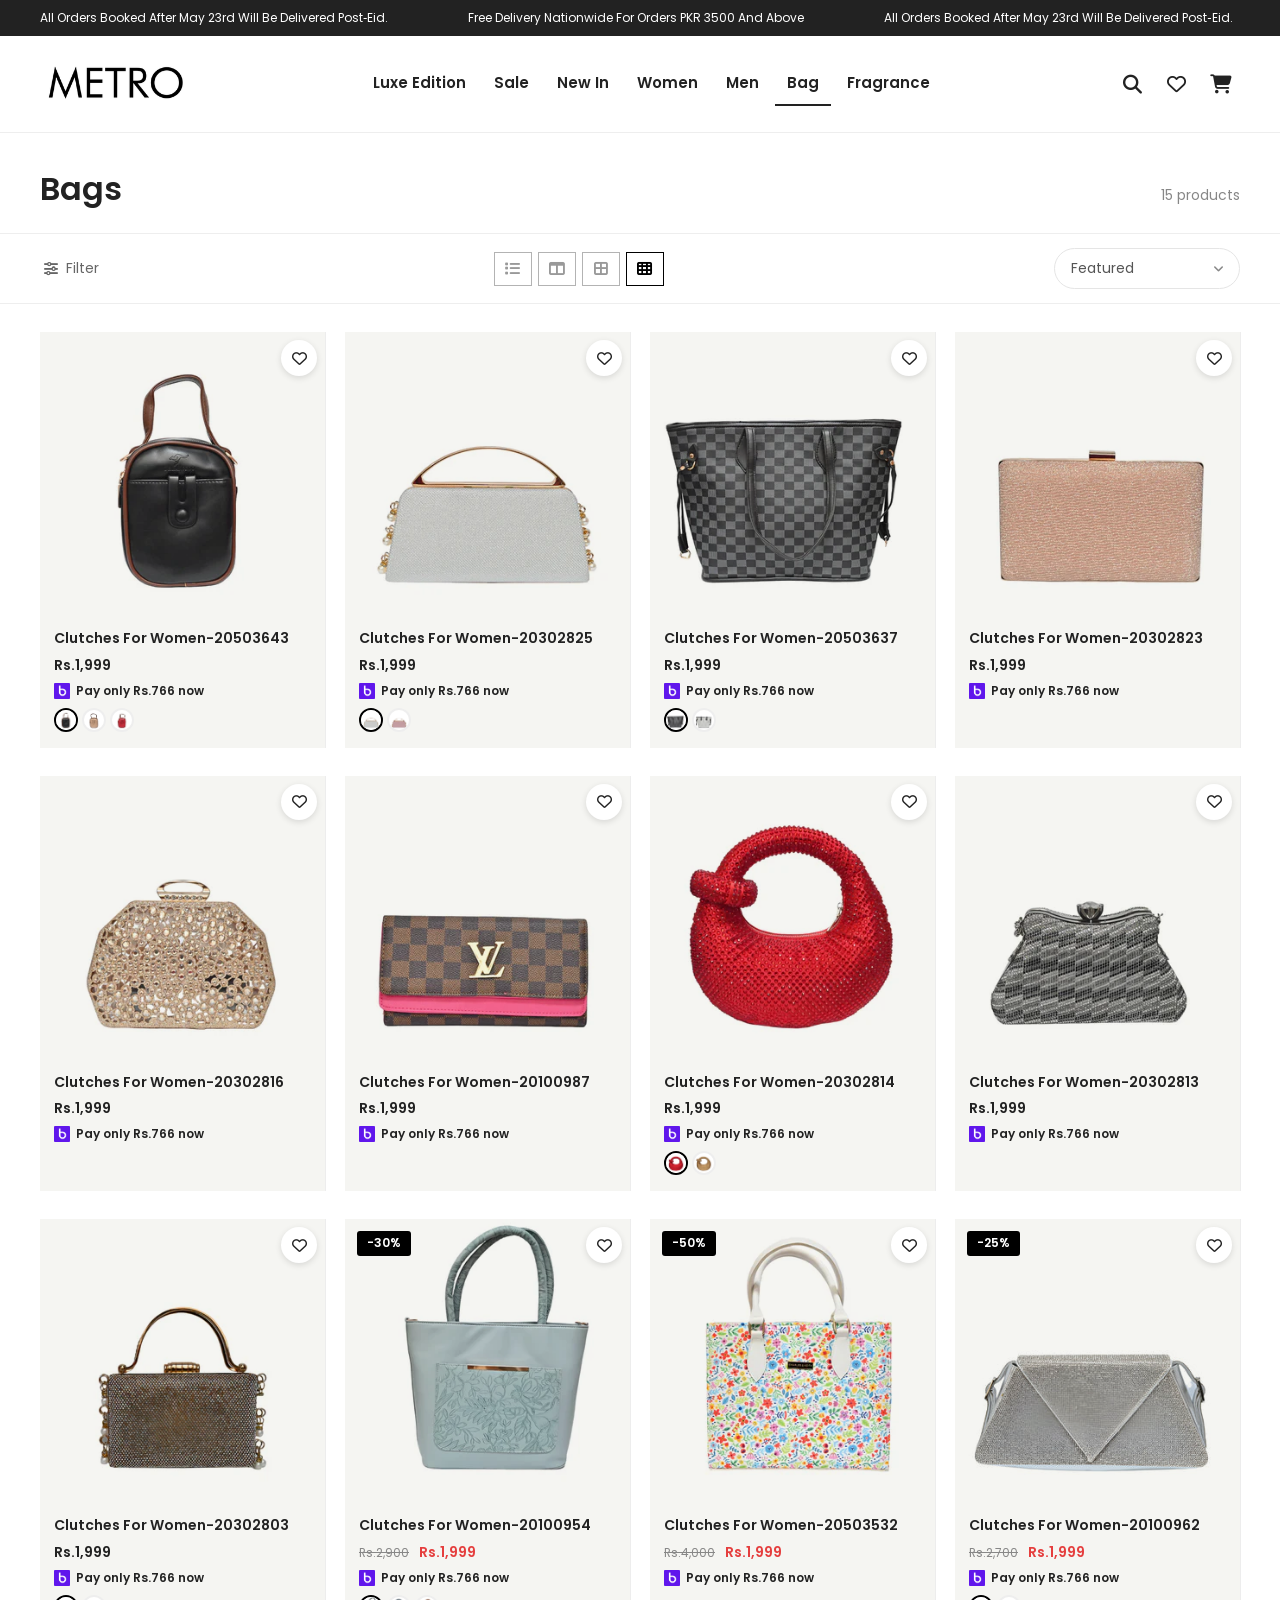
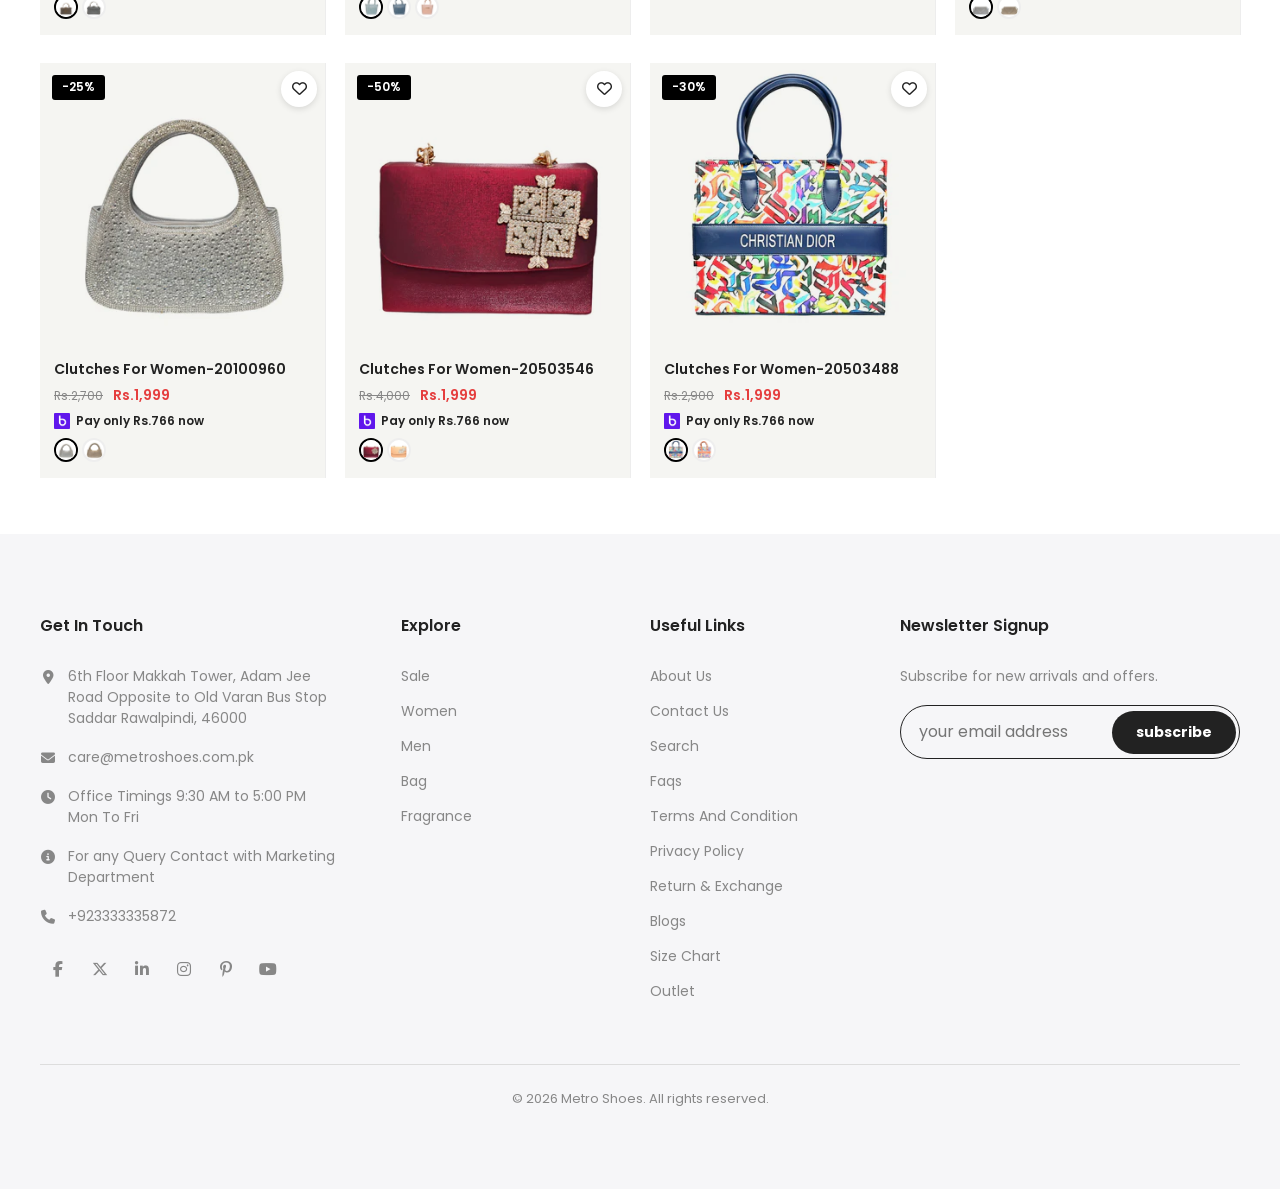
<file: bag/bag.html>
<!DOCTYPE html>
<html lang="en">
<head>
    <meta charset="UTF-8">
    <meta name="viewport" content="width=device-width, initial-scale=1.0">
    <title>Bags | Metro Shoes</title>
    <meta name="description" content="Clutches and bags from Metro Shoes.">
    <link rel="icon" href="../images/Metro-web-logo-_1250x568_056acece-bb8a-496b-afc1-f0e33e4abbd6.png">

    <link rel="preconnect" href="https://fonts.googleapis.com">
    <link rel="preconnect" href="https://fonts.gstatic.com" crossorigin>
    <link rel="stylesheet" href="https://fonts.googleapis.com/css2?family=Poppins:wght@400;500;600;700;800&amp;display=swap">
    <link rel="stylesheet" href="https://cdnjs.cloudflare.com/ajax/libs/font-awesome/6.5.2/css/all.min.css" crossorigin="anonymous" referrerpolicy="no-referrer">
    <link rel="stylesheet" href="bag.css">
</head>
<body class="page-bag">
    <a class="skip-link" href="#main">Skip to content</a>

    <div class="announcement" role="region" aria-label="Announcements">
        <div class="announcement__track">
            <div class="announcement__group"><p class="announcement__item">all orders booked after May 23rd will be delivered post‑Eid.</p><p class="announcement__item">Free Delivery Nationwide for Orders PKR 3500 and above</p><p class="announcement__item">all orders booked after May 23rd will be delivered post‑Eid.</p><p class="announcement__item">Free Delivery Nationwide for Orders PKR 3500 and above</p><p class="announcement__item">all orders booked after May 23rd will be delivered post‑Eid.</p><p class="announcement__item">Free Delivery Nationwide for Orders PKR 3500 and above</p></div>
            <div class="announcement__group" aria-hidden="true"><p class="announcement__item">all orders booked after May 23rd will be delivered post‑Eid.</p><p class="announcement__item">Free Delivery Nationwide for Orders PKR 3500 and above</p><p class="announcement__item">all orders booked after May 23rd will be delivered post‑Eid.</p><p class="announcement__item">Free Delivery Nationwide for Orders PKR 3500 and above</p><p class="announcement__item">all orders booked after May 23rd will be delivered post‑Eid.</p><p class="announcement__item">Free Delivery Nationwide for Orders PKR 3500 and above</p></div>
        </div>
    </div>

    <header class="site-header">
        <div class="site-header__bar">
            <button class="icon-btn nav-toggle" type="button" aria-label="Open menu" aria-expanded="false" aria-controls="site-nav">
                <i class="fa-solid fa-bars" aria-hidden="true"></i>
            </button>

            <a class="site-header__logo" href="../index.html" aria-label="Metro Shoes — home">
                <img src="../images/Metro-web-logo-_1250x568_056acece-bb8a-496b-afc1-f0e33e4abbd6.png" alt="Metro Shoes" width="150" height="68">
            </a>

            <nav class="site-nav" id="site-nav" aria-label="Main navigation">
                <ul>
                    <li><a href="../luxe-edition/luxe-edition.html">luxe edition</a></li>
                    <li><a href="../sale/sale.html">sale</a></li>
                    <li><a href="../new-in/new-in.html">new in</a></li>
                    <li><a href="../women/women.html">women</a></li>
                    <li><a href="../men/men.html">men</a></li>
                    <li><a href="../bag/bag.html" aria-current="page">bag</a></li>
                    <li><a href="../fragrance/fragrance.html">fragrance</a></li>
                </ul>
            </nav>

            <div class="site-header__actions">
                <button class="icon-btn" type="button" aria-label="Search" aria-expanded="false" aria-controls="site-search" data-open-search><i class="fa-solid fa-magnifying-glass" aria-hidden="true"></i></button>
                <button class="icon-btn" type="button" aria-label="Wishlist" data-open-wishlist>
                    <i class="fa-regular fa-heart" aria-hidden="true"></i>
                    <span class="icon-btn__count" data-wish-count hidden>0</span>
                </button>
                <a class="icon-btn" href="../cartpage/cart.html" aria-label="Shopping cart">
                    <i class="fa-solid fa-cart-shopping" aria-hidden="true"></i>
                    <span class="icon-btn__count" data-cart-count hidden>0</span>
                </a>
            </div>
        </div>
    </header>

    <main id="main">
        <div class="container">
            <header class="listing-head">
                <h1 class="listing-title">Bags</h1>
                <p class="listing-count" id="count" aria-live="polite"></p>
            </header>
        </div>

        <div class="toolbar">
            <button class="toolbar__filter" id="filterToggle" type="button" aria-expanded="false" aria-controls="filterPanel">
                <i class="fa-solid fa-sliders" aria-hidden="true"></i><span>Filter</span>
            </button>
            <div class="layout-switch" role="group" aria-label="Layout">
                <button class="layout-btn" type="button" data-layout="list" aria-label="List view" aria-pressed="false"><i class="fa-solid fa-list" aria-hidden="true"></i></button>
                <button class="layout-btn" type="button" data-layout="2" aria-label="2 columns" aria-pressed="false"><i class="fa-solid fa-table-columns" aria-hidden="true"></i></button>
                <button class="layout-btn" type="button" data-layout="3" aria-label="3 columns" aria-pressed="false"><i class="fa-solid fa-border-all" aria-hidden="true"></i></button>
                <button class="layout-btn" type="button" data-layout="4" aria-label="4 columns" aria-pressed="true"><i class="fa-solid fa-table-cells" aria-hidden="true"></i></button>
            </div>
            <div class="select">
                <label class="visually-hidden" for="sort">Sort products</label>
                <select id="sort">
                    <option value="featured">Featured</option>
                    <option value="title-ascending">Alphabetically, A-Z</option>
                    <option value="title-descending">Alphabetically, Z-A</option>
                    <option value="price-ascending">Price, low to high</option>
                    <option value="price-descending">Price, high to low</option>
                    <option value="created-ascending">Date, old to new</option>
                    <option value="created-descending">Date, new to old</option>
                </select>
                <i class="fa-solid fa-angle-down" aria-hidden="true"></i>
            </div>
        </div>

        <div class="container listing-body">
            <div class="filter-panel" id="filterPanel" hidden>
                <div class="field">
                    <label for="minPrice">Min price (Rs.)</label>
                    <input id="minPrice" type="number" inputmode="numeric" min="0" step="100" placeholder="0">
                </div>
                <div class="field">
                    <label for="maxPrice">Max price (Rs.)</label>
                    <input id="maxPrice" type="number" inputmode="numeric" min="0" step="100" placeholder="Any">
                </div>
                <button class="filter-panel__reset" type="button" data-reset>Clear filters</button>
            </div>
            <div class="product-grid" id="grid" data-layout="4"></div>
        </div>
    </main>

    <footer class="site-footer">
        <div class="site-footer__grid">
            <section aria-labelledby="footer-contact">
                <h2 id="footer-contact">get in touch</h2>
                <ul class="footer-contact">
                    <li><i class="fa-solid fa-location-dot" aria-hidden="true"></i><span>6th Floor Makkah Tower, Adam Jee Road Opposite to Old Varan Bus Stop Saddar Rawalpindi, 46000</span></li>
                    <li><i class="fa-solid fa-envelope" aria-hidden="true"></i><a href="mailto:care@metroshoes.com.pk">care@metroshoes.com.pk</a></li>
                    <li><i class="fa-solid fa-clock" aria-hidden="true"></i><span>Office Timings 9:30 AM to 5:00 PM Mon To Fri</span></li>
                    <li><i class="fa-solid fa-circle-info" aria-hidden="true"></i><span>For any Query Contact with Marketing Department</span></li>
                    <li><i class="fa-solid fa-phone" aria-hidden="true"></i><a href="tel:+923333335872">+923333335872</a></li>
                </ul>
                <div class="footer-social"><a href="#" aria-label="Facebook"><i class="fa-brands fa-facebook-f" aria-hidden="true"></i></a><a href="#" aria-label="X (Twitter)"><i class="fa-brands fa-x-twitter" aria-hidden="true"></i></a><a href="#" aria-label="LinkedIn"><i class="fa-brands fa-linkedin-in" aria-hidden="true"></i></a><a href="#" aria-label="Instagram"><i class="fa-brands fa-instagram" aria-hidden="true"></i></a><a href="#" aria-label="Pinterest"><i class="fa-brands fa-pinterest-p" aria-hidden="true"></i></a><a href="#" aria-label="YouTube"><i class="fa-brands fa-youtube" aria-hidden="true"></i></a></div>
            </section>

            <nav aria-labelledby="footer-explore">
                <h2 id="footer-explore">Explore</h2>
                <ul class="footer-links">
                    <li><a href="../sale/sale.html">sale</a></li>
                    <li><a href="../women/women.html">women</a></li>
                    <li><a href="../men/men.html">men</a></li>
                    <li><a href="../bag/bag.html">bag</a></li>
                    <li><a href="../fragrance/fragrance.html">fragrance</a></li>
                </ul>
            </nav>

            <nav aria-labelledby="footer-useful">
                <h2 id="footer-useful">useful links</h2>
                <ul class="footer-links">
                    <li><a href="#">about us</a></li>
                    <li><a href="#">contact us</a></li>
                    <li><a href="#">search</a></li>
                    <li><a href="#">faqs</a></li>
                    <li><a href="#">terms and condition</a></li>
                    <li><a href="#">privacy policy</a></li>
                    <li><a href="#">return &amp; exchange</a></li>
                    <li><a href="#">blogs</a></li>
                    <li><a href="#">size chart</a></li>
                    <li><a href="#">outlet</a></li>
                </ul>
            </nav>

            <section class="newsletter" aria-labelledby="footer-newsletter">
                <h2 id="footer-newsletter">newsletter signup</h2>
                <p>Subscribe for new arrivals and offers.</p>
                <form data-newsletter novalidate>
                    <div class="newsletter__field">
                        <label class="visually-hidden" for="newsletter-email">Email address</label>
                        <input id="newsletter-email" type="email" name="email" placeholder="your email address" autocomplete="email" required>
                        <button type="submit">subscribe</button>
                    </div>
                    <p class="newsletter__error" role="alert" hidden></p>
                </form>
            </section>
        </div>
        <p class="site-footer__bottom">© 2026 Metro Shoes. All rights reserved.</p>
    </footer>

    <script src="bag.js"></script>
</body>
</html>
</file>
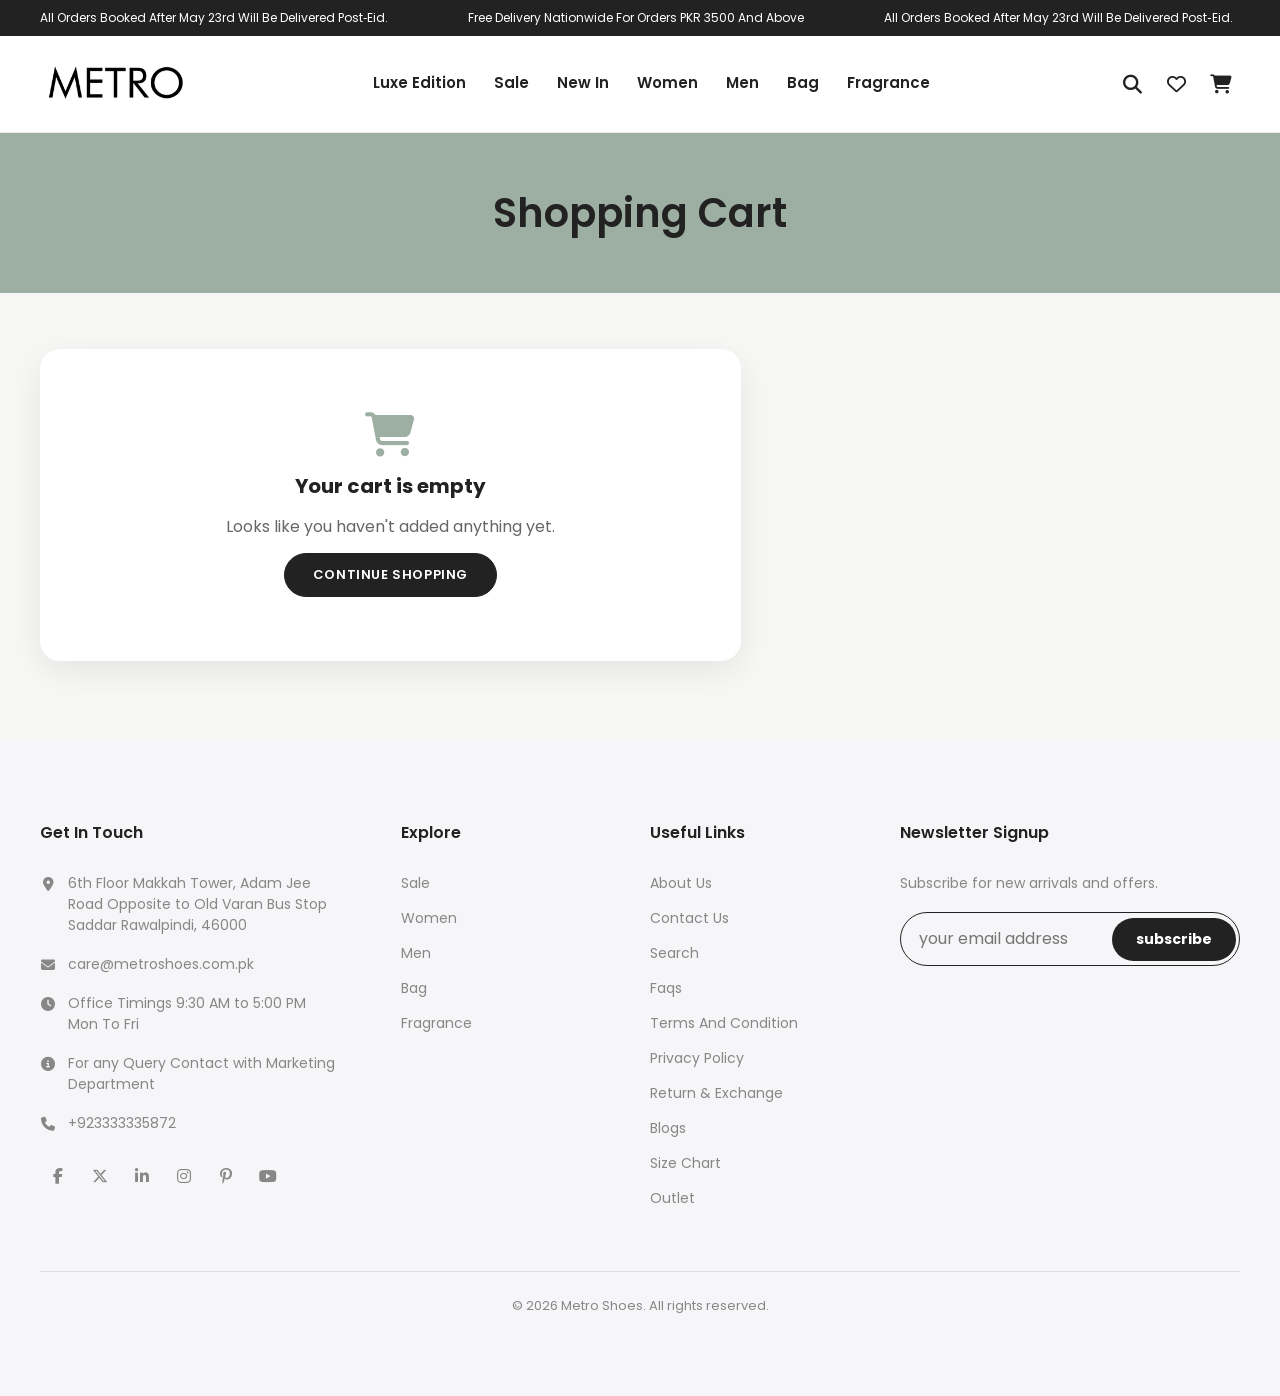
<file: cartpage/cart.html>
<!DOCTYPE html>
<html lang="en">
<head>
    <meta charset="UTF-8">
    <meta name="viewport" content="width=device-width, initial-scale=1.0">
    <title>Shopping Cart | Metro Shoes</title>
    <meta name="description" content="Review the items in your Metro Shoes cart.">
    <link rel="icon" href="../images/Metro-web-logo-_1250x568_056acece-bb8a-496b-afc1-f0e33e4abbd6.png">

    <link rel="preconnect" href="https://fonts.googleapis.com">
    <link rel="preconnect" href="https://fonts.gstatic.com" crossorigin>
    <link rel="stylesheet" href="https://fonts.googleapis.com/css2?family=Poppins:wght@400;500;600;700;800&amp;display=swap">
    <link rel="stylesheet" href="https://cdnjs.cloudflare.com/ajax/libs/font-awesome/6.5.2/css/all.min.css" crossorigin="anonymous" referrerpolicy="no-referrer">
    <link rel="stylesheet" href="cart.css">
</head>
<body class="page-cart">
    <a class="skip-link" href="#main">Skip to content</a>

    <div class="announcement" role="region" aria-label="Announcements">
        <div class="announcement__track">
            <div class="announcement__group"><p class="announcement__item">all orders booked after May 23rd will be delivered post‑Eid.</p><p class="announcement__item">Free Delivery Nationwide for Orders PKR 3500 and above</p><p class="announcement__item">all orders booked after May 23rd will be delivered post‑Eid.</p><p class="announcement__item">Free Delivery Nationwide for Orders PKR 3500 and above</p><p class="announcement__item">all orders booked after May 23rd will be delivered post‑Eid.</p><p class="announcement__item">Free Delivery Nationwide for Orders PKR 3500 and above</p></div>
            <div class="announcement__group" aria-hidden="true"><p class="announcement__item">all orders booked after May 23rd will be delivered post‑Eid.</p><p class="announcement__item">Free Delivery Nationwide for Orders PKR 3500 and above</p><p class="announcement__item">all orders booked after May 23rd will be delivered post‑Eid.</p><p class="announcement__item">Free Delivery Nationwide for Orders PKR 3500 and above</p><p class="announcement__item">all orders booked after May 23rd will be delivered post‑Eid.</p><p class="announcement__item">Free Delivery Nationwide for Orders PKR 3500 and above</p></div>
        </div>
    </div>

    <header class="site-header">
        <div class="site-header__bar">
            <button class="icon-btn nav-toggle" type="button" aria-label="Open menu" aria-expanded="false" aria-controls="site-nav">
                <i class="fa-solid fa-bars" aria-hidden="true"></i>
            </button>

            <a class="site-header__logo" href="../index.html" aria-label="Metro Shoes — home">
                <img src="../images/Metro-web-logo-_1250x568_056acece-bb8a-496b-afc1-f0e33e4abbd6.png" alt="Metro Shoes" width="150" height="68">
            </a>

            <nav class="site-nav" id="site-nav" aria-label="Main navigation">
                <ul>
                    <li><a href="../luxe-edition/luxe-edition.html">luxe edition</a></li>
                    <li><a href="../sale/sale.html">sale</a></li>
                    <li><a href="../new-in/new-in.html">new in</a></li>
                    <li><a href="../women/women.html">women</a></li>
                    <li><a href="../men/men.html">men</a></li>
                    <li><a href="../bag/bag.html">bag</a></li>
                    <li><a href="../fragrance/fragrance.html">fragrance</a></li>
                </ul>
            </nav>

            <div class="site-header__actions">
                <button class="icon-btn" type="button" aria-label="Search" aria-expanded="false" aria-controls="site-search" data-open-search><i class="fa-solid fa-magnifying-glass" aria-hidden="true"></i></button>
                <button class="icon-btn" type="button" aria-label="Wishlist" data-open-wishlist>
                    <i class="fa-regular fa-heart" aria-hidden="true"></i>
                    <span class="icon-btn__count" data-wish-count hidden>0</span>
                </button>
                <a class="icon-btn" href="../cartpage/cart.html" aria-label="Shopping cart">
                    <i class="fa-solid fa-cart-shopping" aria-hidden="true"></i>
                    <span class="icon-btn__count" data-cart-count hidden>0</span>
                </a>
            </div>
        </div>
    </header>

    <main id="main">
        <div class="page-head"><h1>Shopping Cart</h1></div>
        <div class="container cart-layout">
            <section class="cart-items" id="cart-items" aria-label="Cart items"></section>
            <aside class="order-summary" id="cart-summary" aria-label="Order summary"></aside>
        </div>
    </main>

    <footer class="site-footer">
        <div class="site-footer__grid">
            <section aria-labelledby="footer-contact">
                <h2 id="footer-contact">get in touch</h2>
                <ul class="footer-contact">
                    <li><i class="fa-solid fa-location-dot" aria-hidden="true"></i><span>6th Floor Makkah Tower, Adam Jee Road Opposite to Old Varan Bus Stop Saddar Rawalpindi, 46000</span></li>
                    <li><i class="fa-solid fa-envelope" aria-hidden="true"></i><a href="mailto:care@metroshoes.com.pk">care@metroshoes.com.pk</a></li>
                    <li><i class="fa-solid fa-clock" aria-hidden="true"></i><span>Office Timings 9:30 AM to 5:00 PM Mon To Fri</span></li>
                    <li><i class="fa-solid fa-circle-info" aria-hidden="true"></i><span>For any Query Contact with Marketing Department</span></li>
                    <li><i class="fa-solid fa-phone" aria-hidden="true"></i><a href="tel:+923333335872">+923333335872</a></li>
                </ul>
                <div class="footer-social"><a href="#" aria-label="Facebook"><i class="fa-brands fa-facebook-f" aria-hidden="true"></i></a><a href="#" aria-label="X (Twitter)"><i class="fa-brands fa-x-twitter" aria-hidden="true"></i></a><a href="#" aria-label="LinkedIn"><i class="fa-brands fa-linkedin-in" aria-hidden="true"></i></a><a href="#" aria-label="Instagram"><i class="fa-brands fa-instagram" aria-hidden="true"></i></a><a href="#" aria-label="Pinterest"><i class="fa-brands fa-pinterest-p" aria-hidden="true"></i></a><a href="#" aria-label="YouTube"><i class="fa-brands fa-youtube" aria-hidden="true"></i></a></div>
            </section>

            <nav aria-labelledby="footer-explore">
                <h2 id="footer-explore">Explore</h2>
                <ul class="footer-links">
                    <li><a href="../sale/sale.html">sale</a></li>
                    <li><a href="../women/women.html">women</a></li>
                    <li><a href="../men/men.html">men</a></li>
                    <li><a href="../bag/bag.html">bag</a></li>
                    <li><a href="../fragrance/fragrance.html">fragrance</a></li>
                </ul>
            </nav>

            <nav aria-labelledby="footer-useful">
                <h2 id="footer-useful">useful links</h2>
                <ul class="footer-links">
                    <li><a href="#">about us</a></li>
                    <li><a href="#">contact us</a></li>
                    <li><a href="#">search</a></li>
                    <li><a href="#">faqs</a></li>
                    <li><a href="#">terms and condition</a></li>
                    <li><a href="#">privacy policy</a></li>
                    <li><a href="#">return &amp; exchange</a></li>
                    <li><a href="#">blogs</a></li>
                    <li><a href="#">size chart</a></li>
                    <li><a href="#">outlet</a></li>
                </ul>
            </nav>

            <section class="newsletter" aria-labelledby="footer-newsletter">
                <h2 id="footer-newsletter">newsletter signup</h2>
                <p>Subscribe for new arrivals and offers.</p>
                <form data-newsletter novalidate>
                    <div class="newsletter__field">
                        <label class="visually-hidden" for="newsletter-email">Email address</label>
                        <input id="newsletter-email" type="email" name="email" placeholder="your email address" autocomplete="email" required>
                        <button type="submit">subscribe</button>
                    </div>
                    <p class="newsletter__error" role="alert" hidden></p>
                </form>
            </section>
        </div>
        <p class="site-footer__bottom">© 2026 Metro Shoes. All rights reserved.</p>
    </footer>

    <script src="cart.js"></script>
</body>
</html>
</file>
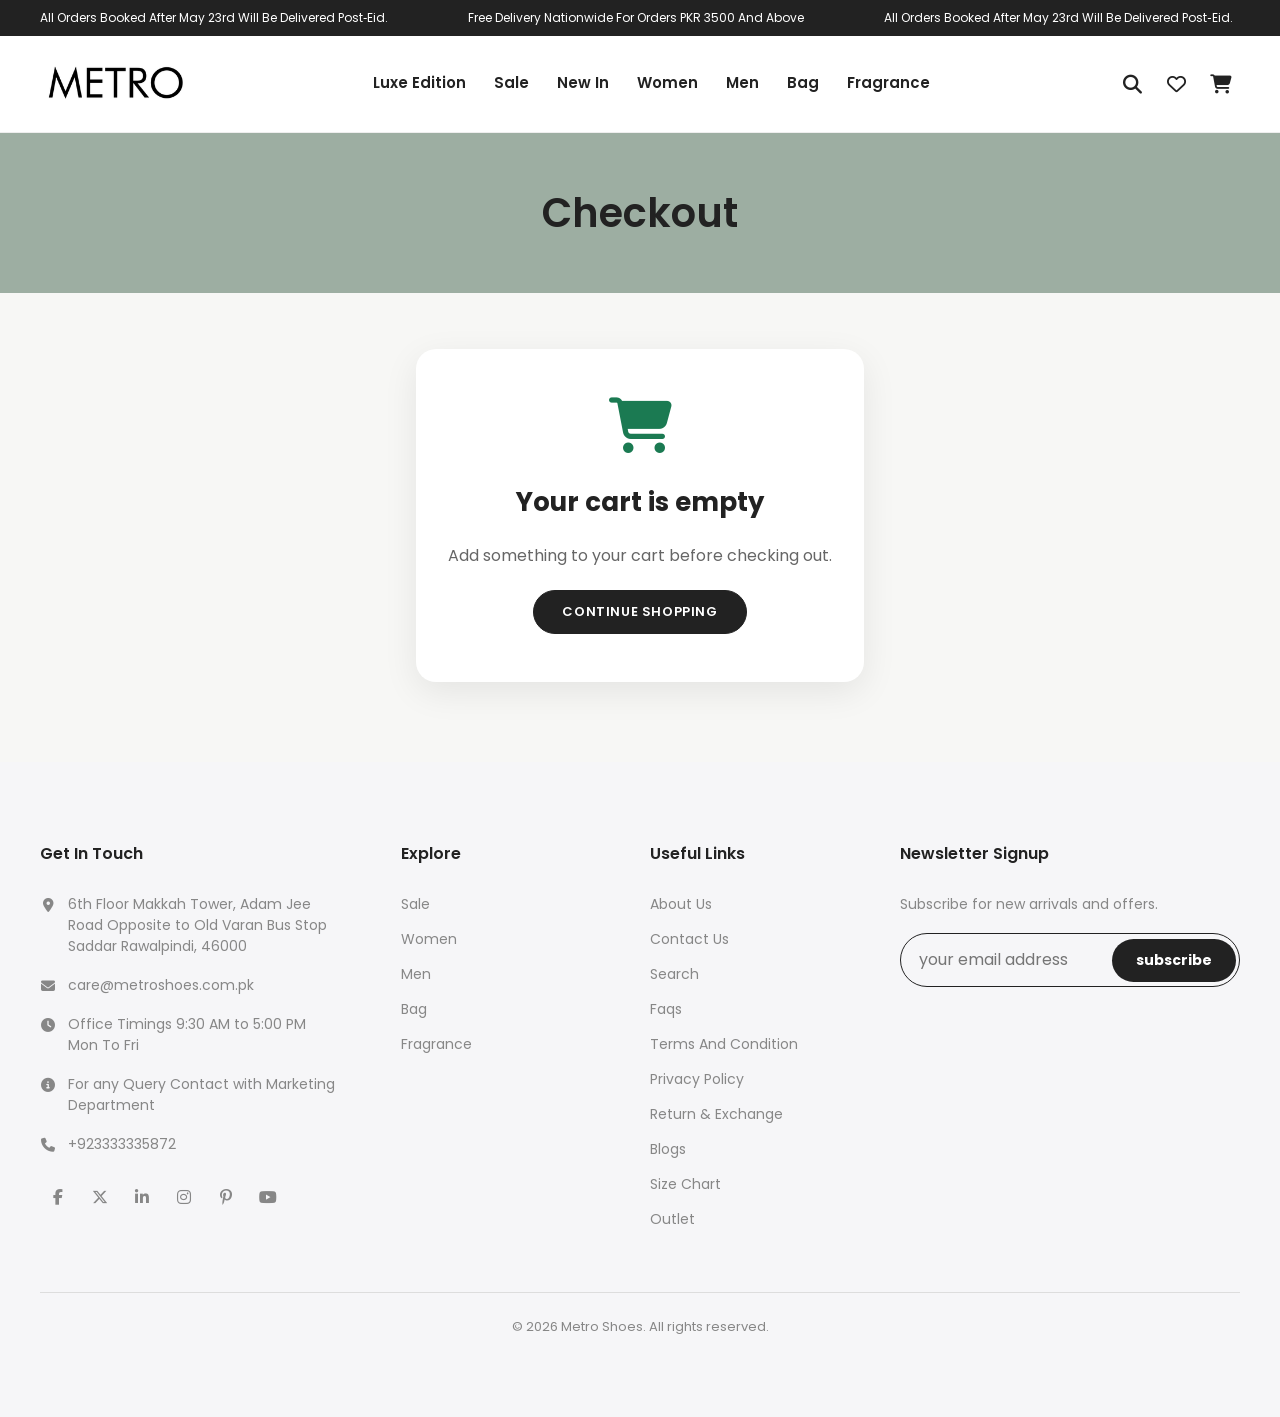
<file: checkoutpage/checkout.html>
<!DOCTYPE html>
<html lang="en">
<head>
    <meta charset="UTF-8">
    <meta name="viewport" content="width=device-width, initial-scale=1.0">
    <title>Checkout | Metro Shoes</title>
    <meta name="description" content="Complete your Metro Shoes order.">
    <link rel="icon" href="../images/Metro-web-logo-_1250x568_056acece-bb8a-496b-afc1-f0e33e4abbd6.png">

    <link rel="preconnect" href="https://fonts.googleapis.com">
    <link rel="preconnect" href="https://fonts.gstatic.com" crossorigin>
    <link rel="stylesheet" href="https://fonts.googleapis.com/css2?family=Poppins:wght@400;500;600;700;800&amp;display=swap">
    <link rel="stylesheet" href="https://cdnjs.cloudflare.com/ajax/libs/font-awesome/6.5.2/css/all.min.css" crossorigin="anonymous" referrerpolicy="no-referrer">
    <link rel="stylesheet" href="checkout.css">
</head>
<body class="page-checkout">
    <a class="skip-link" href="#main">Skip to content</a>

    <div class="announcement" role="region" aria-label="Announcements">
        <div class="announcement__track">
            <div class="announcement__group"><p class="announcement__item">all orders booked after May 23rd will be delivered post‑Eid.</p><p class="announcement__item">Free Delivery Nationwide for Orders PKR 3500 and above</p><p class="announcement__item">all orders booked after May 23rd will be delivered post‑Eid.</p><p class="announcement__item">Free Delivery Nationwide for Orders PKR 3500 and above</p><p class="announcement__item">all orders booked after May 23rd will be delivered post‑Eid.</p><p class="announcement__item">Free Delivery Nationwide for Orders PKR 3500 and above</p></div>
            <div class="announcement__group" aria-hidden="true"><p class="announcement__item">all orders booked after May 23rd will be delivered post‑Eid.</p><p class="announcement__item">Free Delivery Nationwide for Orders PKR 3500 and above</p><p class="announcement__item">all orders booked after May 23rd will be delivered post‑Eid.</p><p class="announcement__item">Free Delivery Nationwide for Orders PKR 3500 and above</p><p class="announcement__item">all orders booked after May 23rd will be delivered post‑Eid.</p><p class="announcement__item">Free Delivery Nationwide for Orders PKR 3500 and above</p></div>
        </div>
    </div>

    <header class="site-header">
        <div class="site-header__bar">
            <button class="icon-btn nav-toggle" type="button" aria-label="Open menu" aria-expanded="false" aria-controls="site-nav">
                <i class="fa-solid fa-bars" aria-hidden="true"></i>
            </button>

            <a class="site-header__logo" href="../index.html" aria-label="Metro Shoes — home">
                <img src="../images/Metro-web-logo-_1250x568_056acece-bb8a-496b-afc1-f0e33e4abbd6.png" alt="Metro Shoes" width="150" height="68">
            </a>

            <nav class="site-nav" id="site-nav" aria-label="Main navigation">
                <ul>
                    <li><a href="../luxe-edition/luxe-edition.html">luxe edition</a></li>
                    <li><a href="../sale/sale.html">sale</a></li>
                    <li><a href="../new-in/new-in.html">new in</a></li>
                    <li><a href="../women/women.html">women</a></li>
                    <li><a href="../men/men.html">men</a></li>
                    <li><a href="../bag/bag.html">bag</a></li>
                    <li><a href="../fragrance/fragrance.html">fragrance</a></li>
                </ul>
            </nav>

            <div class="site-header__actions">
                <button class="icon-btn" type="button" aria-label="Search" aria-expanded="false" aria-controls="site-search" data-open-search><i class="fa-solid fa-magnifying-glass" aria-hidden="true"></i></button>
                <button class="icon-btn" type="button" aria-label="Wishlist" data-open-wishlist>
                    <i class="fa-regular fa-heart" aria-hidden="true"></i>
                    <span class="icon-btn__count" data-wish-count hidden>0</span>
                </button>
                <a class="icon-btn" href="../cartpage/cart.html" aria-label="Shopping cart">
                    <i class="fa-solid fa-cart-shopping" aria-hidden="true"></i>
                    <span class="icon-btn__count" data-cart-count hidden>0</span>
                </a>
            </div>
        </div>
    </header>

    <main id="main">
        <div class="page-head"><h1>checkout</h1></div>
        <div class="container checkout-layout" id="checkout-layout">
            <form id="checkout-form" novalidate>
                <span class="checkout-intro">please fill in your details to continue</span>

                <section class="form-section" aria-labelledby="contact-title">
                    <h2 id="contact-title">Contact information</h2>
                    <div class="form-grid">
                        <div class="field">
                            <label for="first-name">first name</label>
                            <input id="first-name" name="firstName" type="text" placeholder="Enter your first name" autocomplete="given-name" required aria-describedby="first-name-error">
                            <p class="field__error" id="first-name-error" role="alert"></p>
                        </div>
                        <div class="field">
                            <label for="last-name">last name</label>
                            <input id="last-name" name="lastName" type="text" placeholder="Enter your last name" autocomplete="family-name" required aria-describedby="last-name-error">
                            <p class="field__error" id="last-name-error" role="alert"></p>
                        </div>
                        <div class="field">
                            <label for="email">email</label>
                            <input id="email" name="email" type="email" placeholder="Enter your email" autocomplete="email" required aria-describedby="email-error">
                            <p class="field__error" id="email-error" role="alert"></p>
                        </div>
                        <div class="field">
                            <label for="phone">phone number</label>
                            <input id="phone" name="phone" type="tel" placeholder="Phone number" autocomplete="tel" required aria-describedby="phone-error">
                            <p class="field__error" id="phone-error" role="alert"></p>
                        </div>
                    </div>
                </section>

                <section class="form-section" aria-labelledby="shipping-title">
                    <h2 id="shipping-title">shipping address</h2>
                    <div class="form-grid">
                        <div class="field">
                            <label for="city">city</label>
                            <input id="city" name="city" type="text" placeholder="City" autocomplete="address-level2" required aria-describedby="city-error">
                            <p class="field__error" id="city-error" role="alert"></p>
                        </div>
                        <div class="field">
                            <label for="country">country</label>
                            <select id="country" name="country" autocomplete="country-name" required aria-describedby="country-error"><option value="Pakistan">Pakistan</option><option value="India">India</option><option value="UAE">UAE</option><option value="Saudi Arabia">Saudi Arabia</option></select>
                            <p class="field__error" id="country-error" role="alert"></p>
                        </div>
                        <div class="field field--full">
                            <label for="address">delivery address</label>
                            <input id="address" name="address" type="text" placeholder="House / street / area" autocomplete="street-address" required aria-describedby="address-error">
                            <p class="field__error" id="address-error" role="alert"></p>
                        </div>
                    </div>
                </section>

                <fieldset class="form-section payment-methods">
                    <legend>select a payment method</legend>
                        <div class="method">
                            <input type="radio" name="payment" id="pay-cash" value="cash" checked>
                            <label for="pay-cash"><i class="fa-solid fa-money-bill-wave" aria-hidden="true"></i>cash</label>
                        </div>
                        <div class="method">
                            <input type="radio" name="payment" id="pay-card" value="card">
                            <label for="pay-card"><i class="fa-solid fa-credit-card" aria-hidden="true"></i>card</label>
                        </div>
                        <div class="method">
                            <input type="radio" name="payment" id="pay-easypaisa" value="easypaisa">
                            <label for="pay-easypaisa"><i class="fa-solid fa-mobile-screen-button" aria-hidden="true"></i>easypaisa</label>
                        </div>
                </fieldset>

                <p class="form-error-banner" role="alert" hidden></p>
            </form>

            <aside class="order-summary" id="checkout-summary" aria-label="Order summary"></aside>
        </div>
    </main>

    <footer class="site-footer">
        <div class="site-footer__grid">
            <section aria-labelledby="footer-contact">
                <h2 id="footer-contact">get in touch</h2>
                <ul class="footer-contact">
                    <li><i class="fa-solid fa-location-dot" aria-hidden="true"></i><span>6th Floor Makkah Tower, Adam Jee Road Opposite to Old Varan Bus Stop Saddar Rawalpindi, 46000</span></li>
                    <li><i class="fa-solid fa-envelope" aria-hidden="true"></i><a href="mailto:care@metroshoes.com.pk">care@metroshoes.com.pk</a></li>
                    <li><i class="fa-solid fa-clock" aria-hidden="true"></i><span>Office Timings 9:30 AM to 5:00 PM Mon To Fri</span></li>
                    <li><i class="fa-solid fa-circle-info" aria-hidden="true"></i><span>For any Query Contact with Marketing Department</span></li>
                    <li><i class="fa-solid fa-phone" aria-hidden="true"></i><a href="tel:+923333335872">+923333335872</a></li>
                </ul>
                <div class="footer-social"><a href="#" aria-label="Facebook"><i class="fa-brands fa-facebook-f" aria-hidden="true"></i></a><a href="#" aria-label="X (Twitter)"><i class="fa-brands fa-x-twitter" aria-hidden="true"></i></a><a href="#" aria-label="LinkedIn"><i class="fa-brands fa-linkedin-in" aria-hidden="true"></i></a><a href="#" aria-label="Instagram"><i class="fa-brands fa-instagram" aria-hidden="true"></i></a><a href="#" aria-label="Pinterest"><i class="fa-brands fa-pinterest-p" aria-hidden="true"></i></a><a href="#" aria-label="YouTube"><i class="fa-brands fa-youtube" aria-hidden="true"></i></a></div>
            </section>

            <nav aria-labelledby="footer-explore">
                <h2 id="footer-explore">Explore</h2>
                <ul class="footer-links">
                    <li><a href="../sale/sale.html">sale</a></li>
                    <li><a href="../women/women.html">women</a></li>
                    <li><a href="../men/men.html">men</a></li>
                    <li><a href="../bag/bag.html">bag</a></li>
                    <li><a href="../fragrance/fragrance.html">fragrance</a></li>
                </ul>
            </nav>

            <nav aria-labelledby="footer-useful">
                <h2 id="footer-useful">useful links</h2>
                <ul class="footer-links">
                    <li><a href="#">about us</a></li>
                    <li><a href="#">contact us</a></li>
                    <li><a href="#">search</a></li>
                    <li><a href="#">faqs</a></li>
                    <li><a href="#">terms and condition</a></li>
                    <li><a href="#">privacy policy</a></li>
                    <li><a href="#">return &amp; exchange</a></li>
                    <li><a href="#">blogs</a></li>
                    <li><a href="#">size chart</a></li>
                    <li><a href="#">outlet</a></li>
                </ul>
            </nav>

            <section class="newsletter" aria-labelledby="footer-newsletter">
                <h2 id="footer-newsletter">newsletter signup</h2>
                <p>Subscribe for new arrivals and offers.</p>
                <form data-newsletter novalidate>
                    <div class="newsletter__field">
                        <label class="visually-hidden" for="newsletter-email">Email address</label>
                        <input id="newsletter-email" type="email" name="email" placeholder="your email address" autocomplete="email" required>
                        <button type="submit">subscribe</button>
                    </div>
                    <p class="newsletter__error" role="alert" hidden></p>
                </form>
            </section>
        </div>
        <p class="site-footer__bottom">© 2026 Metro Shoes. All rights reserved.</p>
    </footer>

    <script src="checkout.js"></script>
</body>
</html>
</file>
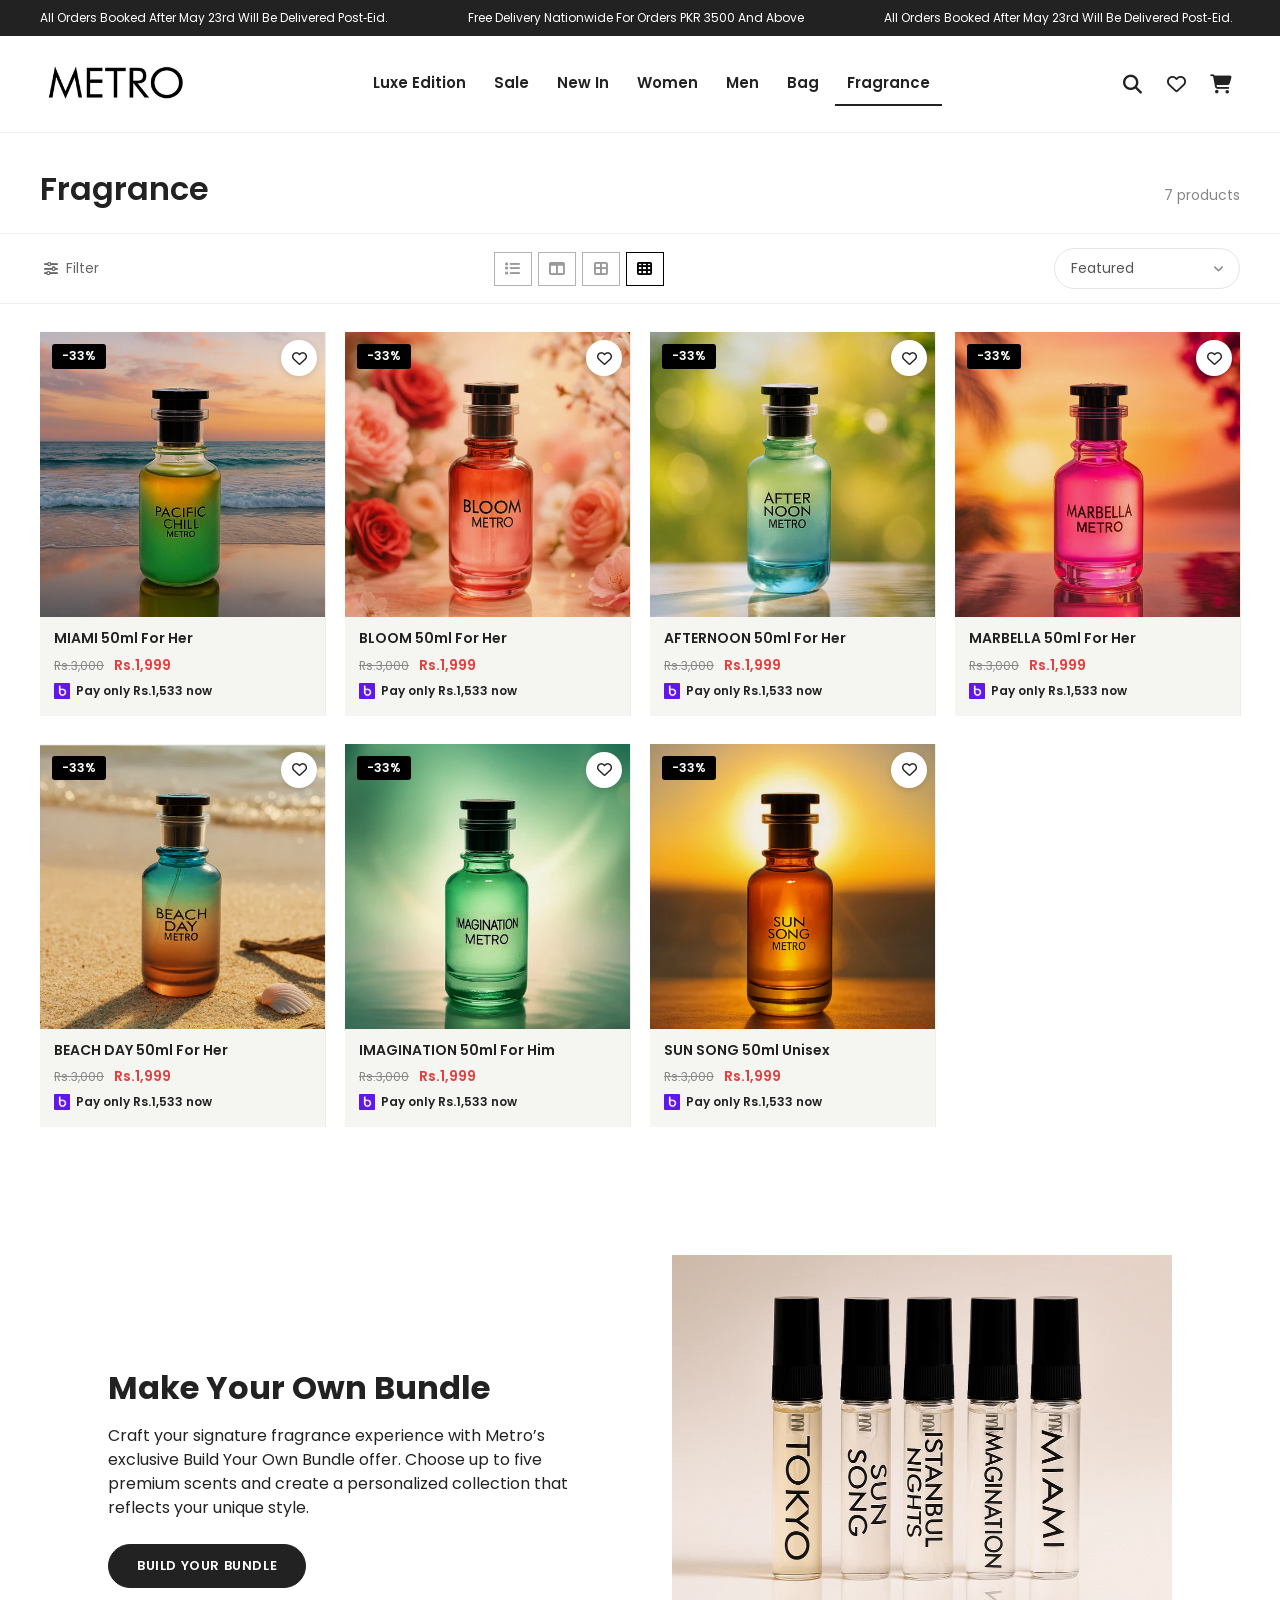
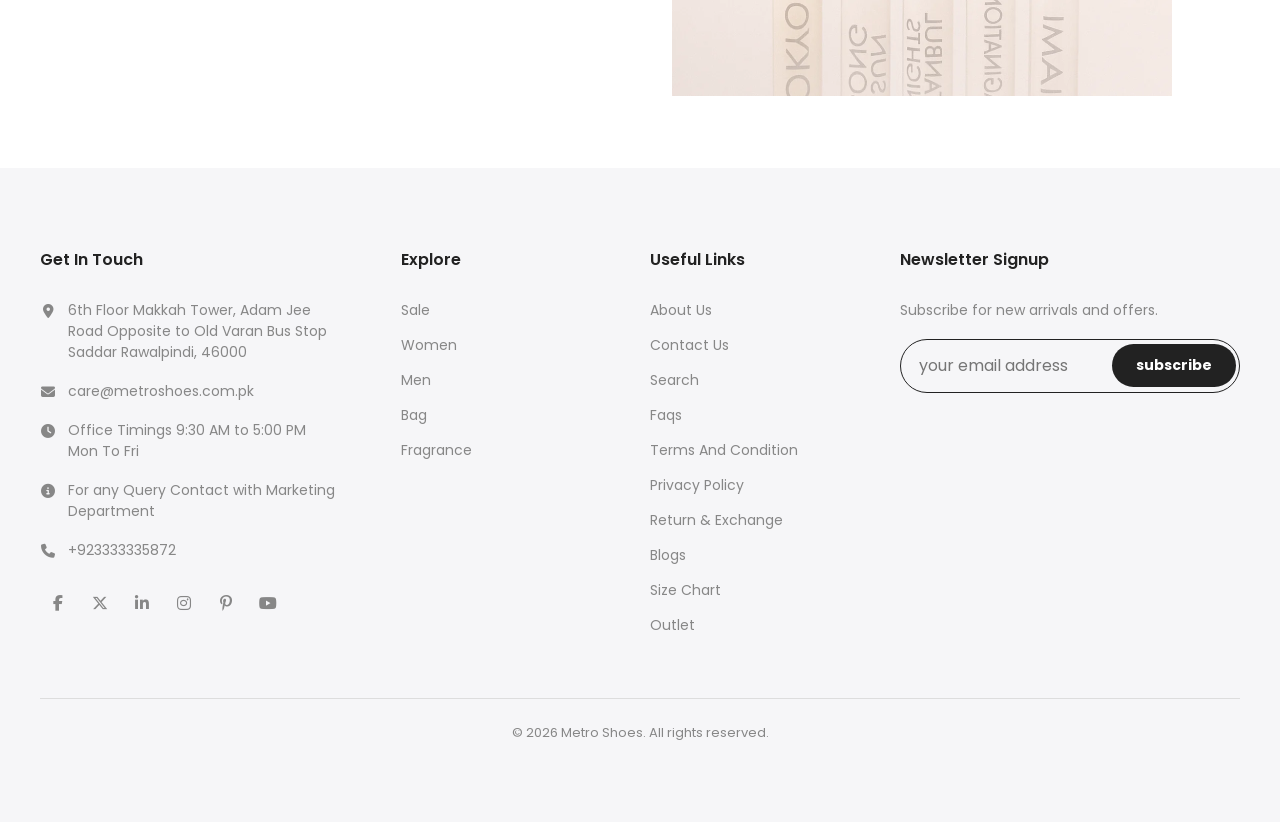
<file: fragrance/fragrance.html>
<!DOCTYPE html>
<html lang="en">
<head>
    <meta charset="UTF-8">
    <meta name="viewport" content="width=device-width, initial-scale=1.0">
    <title>Fragrance | Metro Shoes</title>
    <meta name="description" content="Fragrances for her, for him and unisex from Metro Shoes.">
    <link rel="icon" href="../images/Metro-web-logo-_1250x568_056acece-bb8a-496b-afc1-f0e33e4abbd6.png">

    <link rel="preconnect" href="https://fonts.googleapis.com">
    <link rel="preconnect" href="https://fonts.gstatic.com" crossorigin>
    <link rel="stylesheet" href="https://fonts.googleapis.com/css2?family=Poppins:wght@400;500;600;700;800&amp;display=swap">
    <link rel="stylesheet" href="https://cdnjs.cloudflare.com/ajax/libs/font-awesome/6.5.2/css/all.min.css" crossorigin="anonymous" referrerpolicy="no-referrer">
    <link rel="stylesheet" href="fragrance.css">
</head>
<body class="page-fragrance">
    <a class="skip-link" href="#main">Skip to content</a>

    <div class="announcement" role="region" aria-label="Announcements">
        <div class="announcement__track">
            <div class="announcement__group"><p class="announcement__item">all orders booked after May 23rd will be delivered post‑Eid.</p><p class="announcement__item">Free Delivery Nationwide for Orders PKR 3500 and above</p><p class="announcement__item">all orders booked after May 23rd will be delivered post‑Eid.</p><p class="announcement__item">Free Delivery Nationwide for Orders PKR 3500 and above</p><p class="announcement__item">all orders booked after May 23rd will be delivered post‑Eid.</p><p class="announcement__item">Free Delivery Nationwide for Orders PKR 3500 and above</p></div>
            <div class="announcement__group" aria-hidden="true"><p class="announcement__item">all orders booked after May 23rd will be delivered post‑Eid.</p><p class="announcement__item">Free Delivery Nationwide for Orders PKR 3500 and above</p><p class="announcement__item">all orders booked after May 23rd will be delivered post‑Eid.</p><p class="announcement__item">Free Delivery Nationwide for Orders PKR 3500 and above</p><p class="announcement__item">all orders booked after May 23rd will be delivered post‑Eid.</p><p class="announcement__item">Free Delivery Nationwide for Orders PKR 3500 and above</p></div>
        </div>
    </div>

    <header class="site-header">
        <div class="site-header__bar">
            <button class="icon-btn nav-toggle" type="button" aria-label="Open menu" aria-expanded="false" aria-controls="site-nav">
                <i class="fa-solid fa-bars" aria-hidden="true"></i>
            </button>

            <a class="site-header__logo" href="../index.html" aria-label="Metro Shoes — home">
                <img src="../images/Metro-web-logo-_1250x568_056acece-bb8a-496b-afc1-f0e33e4abbd6.png" alt="Metro Shoes" width="150" height="68">
            </a>

            <nav class="site-nav" id="site-nav" aria-label="Main navigation">
                <ul>
                    <li><a href="../luxe-edition/luxe-edition.html">luxe edition</a></li>
                    <li><a href="../sale/sale.html">sale</a></li>
                    <li><a href="../new-in/new-in.html">new in</a></li>
                    <li><a href="../women/women.html">women</a></li>
                    <li><a href="../men/men.html">men</a></li>
                    <li><a href="../bag/bag.html">bag</a></li>
                    <li><a href="../fragrance/fragrance.html" aria-current="page">fragrance</a></li>
                </ul>
            </nav>

            <div class="site-header__actions">
                <button class="icon-btn" type="button" aria-label="Search" aria-expanded="false" aria-controls="site-search" data-open-search><i class="fa-solid fa-magnifying-glass" aria-hidden="true"></i></button>
                <button class="icon-btn" type="button" aria-label="Wishlist" data-open-wishlist>
                    <i class="fa-regular fa-heart" aria-hidden="true"></i>
                    <span class="icon-btn__count" data-wish-count hidden>0</span>
                </button>
                <a class="icon-btn" href="../cartpage/cart.html" aria-label="Shopping cart">
                    <i class="fa-solid fa-cart-shopping" aria-hidden="true"></i>
                    <span class="icon-btn__count" data-cart-count hidden>0</span>
                </a>
            </div>
        </div>
    </header>

    <main id="main">
        <div class="container">
            <header class="listing-head">
                <h1 class="listing-title">Fragrance</h1>
                <p class="listing-count" id="count" aria-live="polite"></p>
            </header>
        </div>

        <div class="toolbar">
            <button class="toolbar__filter" id="filterToggle" type="button" aria-expanded="false" aria-controls="filterPanel">
                <i class="fa-solid fa-sliders" aria-hidden="true"></i><span>Filter</span>
            </button>
            <div class="layout-switch" role="group" aria-label="Layout">
                <button class="layout-btn" type="button" data-layout="list" aria-label="List view" aria-pressed="false"><i class="fa-solid fa-list" aria-hidden="true"></i></button>
                <button class="layout-btn" type="button" data-layout="2" aria-label="2 columns" aria-pressed="false"><i class="fa-solid fa-table-columns" aria-hidden="true"></i></button>
                <button class="layout-btn" type="button" data-layout="3" aria-label="3 columns" aria-pressed="false"><i class="fa-solid fa-border-all" aria-hidden="true"></i></button>
                <button class="layout-btn" type="button" data-layout="4" aria-label="4 columns" aria-pressed="true"><i class="fa-solid fa-table-cells" aria-hidden="true"></i></button>
            </div>
            <div class="select">
                <label class="visually-hidden" for="sort">Sort products</label>
                <select id="sort">
                    <option value="featured">Featured</option>
                    <option value="title-ascending">Alphabetically, A-Z</option>
                    <option value="title-descending">Alphabetically, Z-A</option>
                    <option value="price-ascending">Price, low to high</option>
                    <option value="price-descending">Price, high to low</option>
                    <option value="created-ascending">Date, old to new</option>
                    <option value="created-descending">Date, new to old</option>
                </select>
                <i class="fa-solid fa-angle-down" aria-hidden="true"></i>
            </div>
        </div>

        <div class="container listing-body">
            <div class="filter-panel" id="filterPanel" hidden>
                <div class="field">
                    <label for="minPrice">Min price (Rs.)</label>
                    <input id="minPrice" type="number" inputmode="numeric" min="0" step="100" placeholder="0">
                </div>
                <div class="field">
                    <label for="maxPrice">Max price (Rs.)</label>
                    <input id="maxPrice" type="number" inputmode="numeric" min="0" step="100" placeholder="Any">
                </div>
                <button class="filter-panel__reset" type="button" data-reset>Clear filters</button>
            </div>
            <div class="product-grid" id="grid" data-layout="4"></div>
        </div>
    </main>

    <section class="bundle" aria-labelledby="bundle-title">
        <div class="bundle__text">
            <h2 id="bundle-title">Make Your Own Bundle</h2>
            <p>Craft your signature fragrance experience with Metro’s exclusive Build Your Own Bundle offer. Choose up to five premium scents and create a personalized collection that reflects your unique style.</p>
            <a class="btn btn--primary" href="#grid">Build your Bundle</a>
        </div>
        <img src="../images/Untitled_design_28_.webp" alt="A bundle of Metro fragrances" loading="lazy" width="500" height="500">
    </section>

    <footer class="site-footer">
        <div class="site-footer__grid">
            <section aria-labelledby="footer-contact">
                <h2 id="footer-contact">get in touch</h2>
                <ul class="footer-contact">
                    <li><i class="fa-solid fa-location-dot" aria-hidden="true"></i><span>6th Floor Makkah Tower, Adam Jee Road Opposite to Old Varan Bus Stop Saddar Rawalpindi, 46000</span></li>
                    <li><i class="fa-solid fa-envelope" aria-hidden="true"></i><a href="mailto:care@metroshoes.com.pk">care@metroshoes.com.pk</a></li>
                    <li><i class="fa-solid fa-clock" aria-hidden="true"></i><span>Office Timings 9:30 AM to 5:00 PM Mon To Fri</span></li>
                    <li><i class="fa-solid fa-circle-info" aria-hidden="true"></i><span>For any Query Contact with Marketing Department</span></li>
                    <li><i class="fa-solid fa-phone" aria-hidden="true"></i><a href="tel:+923333335872">+923333335872</a></li>
                </ul>
                <div class="footer-social"><a href="#" aria-label="Facebook"><i class="fa-brands fa-facebook-f" aria-hidden="true"></i></a><a href="#" aria-label="X (Twitter)"><i class="fa-brands fa-x-twitter" aria-hidden="true"></i></a><a href="#" aria-label="LinkedIn"><i class="fa-brands fa-linkedin-in" aria-hidden="true"></i></a><a href="#" aria-label="Instagram"><i class="fa-brands fa-instagram" aria-hidden="true"></i></a><a href="#" aria-label="Pinterest"><i class="fa-brands fa-pinterest-p" aria-hidden="true"></i></a><a href="#" aria-label="YouTube"><i class="fa-brands fa-youtube" aria-hidden="true"></i></a></div>
            </section>

            <nav aria-labelledby="footer-explore">
                <h2 id="footer-explore">Explore</h2>
                <ul class="footer-links">
                    <li><a href="../sale/sale.html">sale</a></li>
                    <li><a href="../women/women.html">women</a></li>
                    <li><a href="../men/men.html">men</a></li>
                    <li><a href="../bag/bag.html">bag</a></li>
                    <li><a href="../fragrance/fragrance.html">fragrance</a></li>
                </ul>
            </nav>

            <nav aria-labelledby="footer-useful">
                <h2 id="footer-useful">useful links</h2>
                <ul class="footer-links">
                    <li><a href="#">about us</a></li>
                    <li><a href="#">contact us</a></li>
                    <li><a href="#">search</a></li>
                    <li><a href="#">faqs</a></li>
                    <li><a href="#">terms and condition</a></li>
                    <li><a href="#">privacy policy</a></li>
                    <li><a href="#">return &amp; exchange</a></li>
                    <li><a href="#">blogs</a></li>
                    <li><a href="#">size chart</a></li>
                    <li><a href="#">outlet</a></li>
                </ul>
            </nav>

            <section class="newsletter" aria-labelledby="footer-newsletter">
                <h2 id="footer-newsletter">newsletter signup</h2>
                <p>Subscribe for new arrivals and offers.</p>
                <form data-newsletter novalidate>
                    <div class="newsletter__field">
                        <label class="visually-hidden" for="newsletter-email">Email address</label>
                        <input id="newsletter-email" type="email" name="email" placeholder="your email address" autocomplete="email" required>
                        <button type="submit">subscribe</button>
                    </div>
                    <p class="newsletter__error" role="alert" hidden></p>
                </form>
            </section>
        </div>
        <p class="site-footer__bottom">© 2026 Metro Shoes. All rights reserved.</p>
    </footer>

    <script src="fragrance.js"></script>
</body>
</html>
</file>
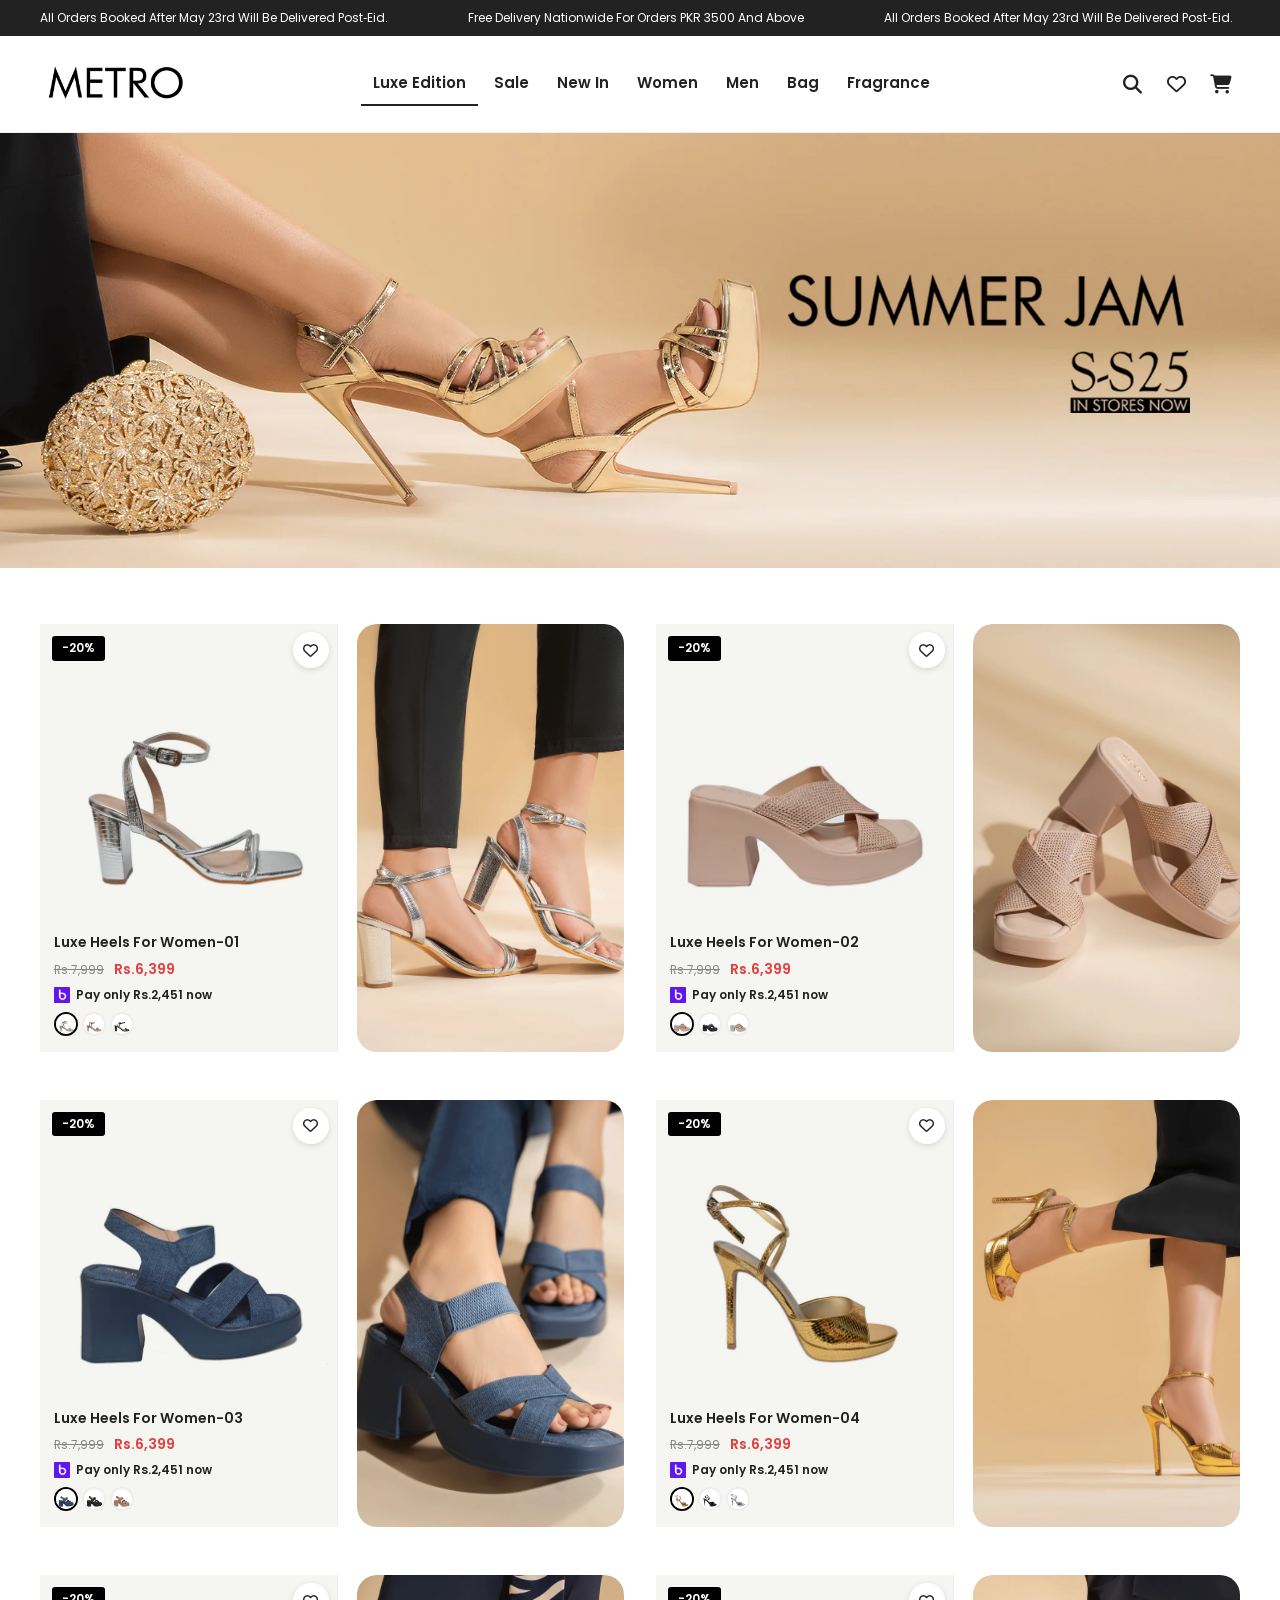
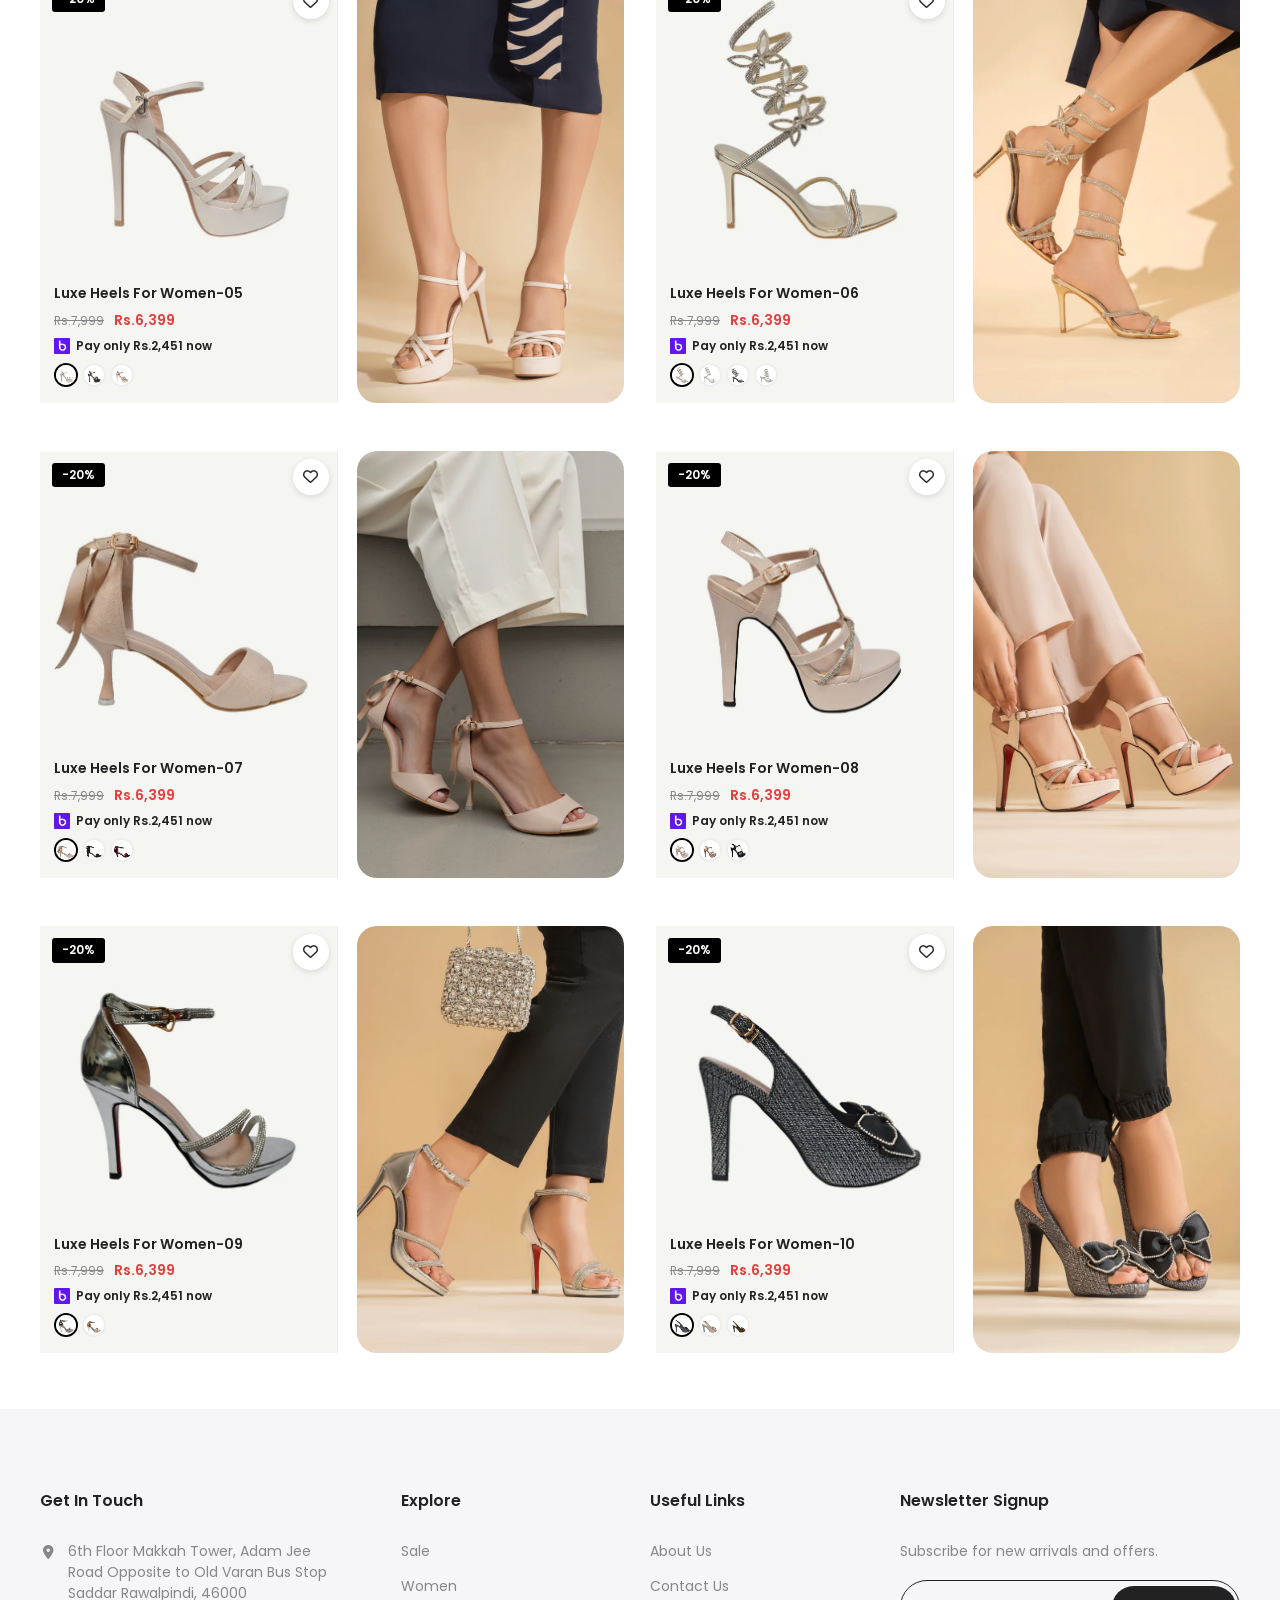
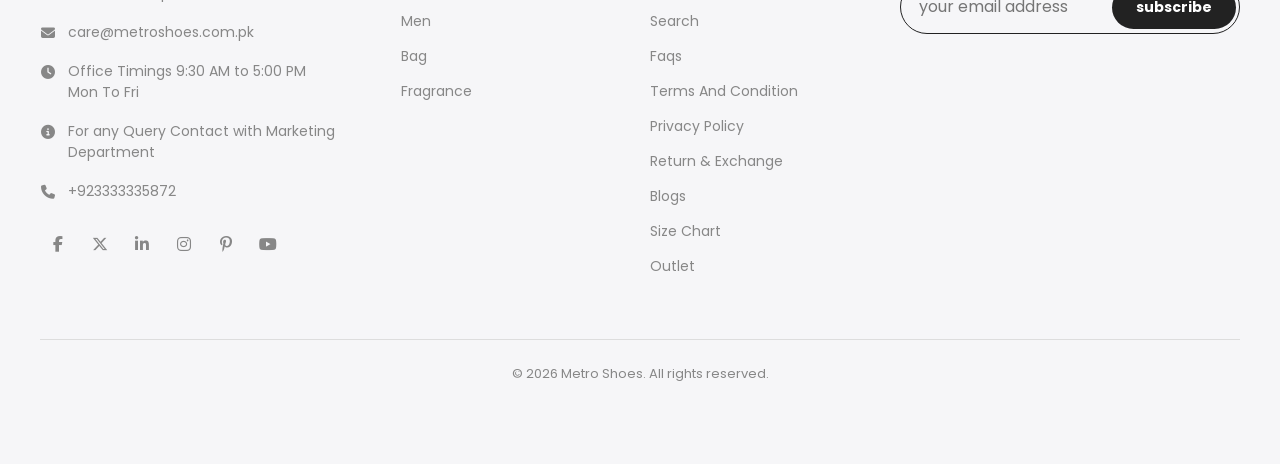
<file: luxe-edition/luxe-edition.html>
<!DOCTYPE html>
<html lang="en">
<head>
    <meta charset="UTF-8">
    <meta name="viewport" content="width=device-width, initial-scale=1.0">
    <title>Luxe Edition | Metro Shoes</title>
    <meta name="description" content="The Luxe Edition collection of premium heels from Metro Shoes.">
    <link rel="icon" href="../images/Metro-web-logo-_1250x568_056acece-bb8a-496b-afc1-f0e33e4abbd6.png">

    <link rel="preconnect" href="https://fonts.googleapis.com">
    <link rel="preconnect" href="https://fonts.gstatic.com" crossorigin>
    <link rel="stylesheet" href="https://fonts.googleapis.com/css2?family=Poppins:wght@400;500;600;700;800&amp;display=swap">
    <link rel="stylesheet" href="https://cdnjs.cloudflare.com/ajax/libs/font-awesome/6.5.2/css/all.min.css" crossorigin="anonymous" referrerpolicy="no-referrer">
    <link rel="stylesheet" href="luxe-edition.css">
</head>
<body class="page-luxe">
    <a class="skip-link" href="#main">Skip to content</a>

    <div class="announcement" role="region" aria-label="Announcements">
        <div class="announcement__track">
            <div class="announcement__group"><p class="announcement__item">all orders booked after May 23rd will be delivered post‑Eid.</p><p class="announcement__item">Free Delivery Nationwide for Orders PKR 3500 and above</p><p class="announcement__item">all orders booked after May 23rd will be delivered post‑Eid.</p><p class="announcement__item">Free Delivery Nationwide for Orders PKR 3500 and above</p><p class="announcement__item">all orders booked after May 23rd will be delivered post‑Eid.</p><p class="announcement__item">Free Delivery Nationwide for Orders PKR 3500 and above</p></div>
            <div class="announcement__group" aria-hidden="true"><p class="announcement__item">all orders booked after May 23rd will be delivered post‑Eid.</p><p class="announcement__item">Free Delivery Nationwide for Orders PKR 3500 and above</p><p class="announcement__item">all orders booked after May 23rd will be delivered post‑Eid.</p><p class="announcement__item">Free Delivery Nationwide for Orders PKR 3500 and above</p><p class="announcement__item">all orders booked after May 23rd will be delivered post‑Eid.</p><p class="announcement__item">Free Delivery Nationwide for Orders PKR 3500 and above</p></div>
        </div>
    </div>

    <header class="site-header">
        <div class="site-header__bar">
            <button class="icon-btn nav-toggle" type="button" aria-label="Open menu" aria-expanded="false" aria-controls="site-nav">
                <i class="fa-solid fa-bars" aria-hidden="true"></i>
            </button>

            <a class="site-header__logo" href="../index.html" aria-label="Metro Shoes — home">
                <img src="../images/Metro-web-logo-_1250x568_056acece-bb8a-496b-afc1-f0e33e4abbd6.png" alt="Metro Shoes" width="150" height="68">
            </a>

            <nav class="site-nav" id="site-nav" aria-label="Main navigation">
                <ul>
                    <li><a href="../luxe-edition/luxe-edition.html" aria-current="page">luxe edition</a></li>
                    <li><a href="../sale/sale.html">sale</a></li>
                    <li><a href="../new-in/new-in.html">new in</a></li>
                    <li><a href="../women/women.html">women</a></li>
                    <li><a href="../men/men.html">men</a></li>
                    <li><a href="../bag/bag.html">bag</a></li>
                    <li><a href="../fragrance/fragrance.html">fragrance</a></li>
                </ul>
            </nav>

            <div class="site-header__actions">
                <button class="icon-btn" type="button" aria-label="Search" aria-expanded="false" aria-controls="site-search" data-open-search><i class="fa-solid fa-magnifying-glass" aria-hidden="true"></i></button>
                <button class="icon-btn" type="button" aria-label="Wishlist" data-open-wishlist>
                    <i class="fa-regular fa-heart" aria-hidden="true"></i>
                    <span class="icon-btn__count" data-wish-count hidden>0</span>
                </button>
                <a class="icon-btn" href="../cartpage/cart.html" aria-label="Shopping cart">
                    <i class="fa-solid fa-cart-shopping" aria-hidden="true"></i>
                    <span class="icon-btn__count" data-cart-count hidden>0</span>
                </a>
            </div>
        </div>
    </header>

    <main id="main">
        <h1 class="visually-hidden">Luxe Edition</h1>
        <div class="luxe-hero"><img src="../images/1.webp" alt="Luxe Edition collection" width="1800" height="500"></div>
        <div class="container"><div class="luxe-grid" id="luxe-grid"></div></div>
    </main>

    <footer class="site-footer">
        <div class="site-footer__grid">
            <section aria-labelledby="footer-contact">
                <h2 id="footer-contact">get in touch</h2>
                <ul class="footer-contact">
                    <li><i class="fa-solid fa-location-dot" aria-hidden="true"></i><span>6th Floor Makkah Tower, Adam Jee Road Opposite to Old Varan Bus Stop Saddar Rawalpindi, 46000</span></li>
                    <li><i class="fa-solid fa-envelope" aria-hidden="true"></i><a href="mailto:care@metroshoes.com.pk">care@metroshoes.com.pk</a></li>
                    <li><i class="fa-solid fa-clock" aria-hidden="true"></i><span>Office Timings 9:30 AM to 5:00 PM Mon To Fri</span></li>
                    <li><i class="fa-solid fa-circle-info" aria-hidden="true"></i><span>For any Query Contact with Marketing Department</span></li>
                    <li><i class="fa-solid fa-phone" aria-hidden="true"></i><a href="tel:+923333335872">+923333335872</a></li>
                </ul>
                <div class="footer-social"><a href="#" aria-label="Facebook"><i class="fa-brands fa-facebook-f" aria-hidden="true"></i></a><a href="#" aria-label="X (Twitter)"><i class="fa-brands fa-x-twitter" aria-hidden="true"></i></a><a href="#" aria-label="LinkedIn"><i class="fa-brands fa-linkedin-in" aria-hidden="true"></i></a><a href="#" aria-label="Instagram"><i class="fa-brands fa-instagram" aria-hidden="true"></i></a><a href="#" aria-label="Pinterest"><i class="fa-brands fa-pinterest-p" aria-hidden="true"></i></a><a href="#" aria-label="YouTube"><i class="fa-brands fa-youtube" aria-hidden="true"></i></a></div>
            </section>

            <nav aria-labelledby="footer-explore">
                <h2 id="footer-explore">Explore</h2>
                <ul class="footer-links">
                    <li><a href="../sale/sale.html">sale</a></li>
                    <li><a href="../women/women.html">women</a></li>
                    <li><a href="../men/men.html">men</a></li>
                    <li><a href="../bag/bag.html">bag</a></li>
                    <li><a href="../fragrance/fragrance.html">fragrance</a></li>
                </ul>
            </nav>

            <nav aria-labelledby="footer-useful">
                <h2 id="footer-useful">useful links</h2>
                <ul class="footer-links">
                    <li><a href="#">about us</a></li>
                    <li><a href="#">contact us</a></li>
                    <li><a href="#">search</a></li>
                    <li><a href="#">faqs</a></li>
                    <li><a href="#">terms and condition</a></li>
                    <li><a href="#">privacy policy</a></li>
                    <li><a href="#">return &amp; exchange</a></li>
                    <li><a href="#">blogs</a></li>
                    <li><a href="#">size chart</a></li>
                    <li><a href="#">outlet</a></li>
                </ul>
            </nav>

            <section class="newsletter" aria-labelledby="footer-newsletter">
                <h2 id="footer-newsletter">newsletter signup</h2>
                <p>Subscribe for new arrivals and offers.</p>
                <form data-newsletter novalidate>
                    <div class="newsletter__field">
                        <label class="visually-hidden" for="newsletter-email">Email address</label>
                        <input id="newsletter-email" type="email" name="email" placeholder="your email address" autocomplete="email" required>
                        <button type="submit">subscribe</button>
                    </div>
                    <p class="newsletter__error" role="alert" hidden></p>
                </form>
            </section>
        </div>
        <p class="site-footer__bottom">© 2026 Metro Shoes. All rights reserved.</p>
    </footer>

    <script src="luxe-edition.js"></script>
</body>
</html>
</file>
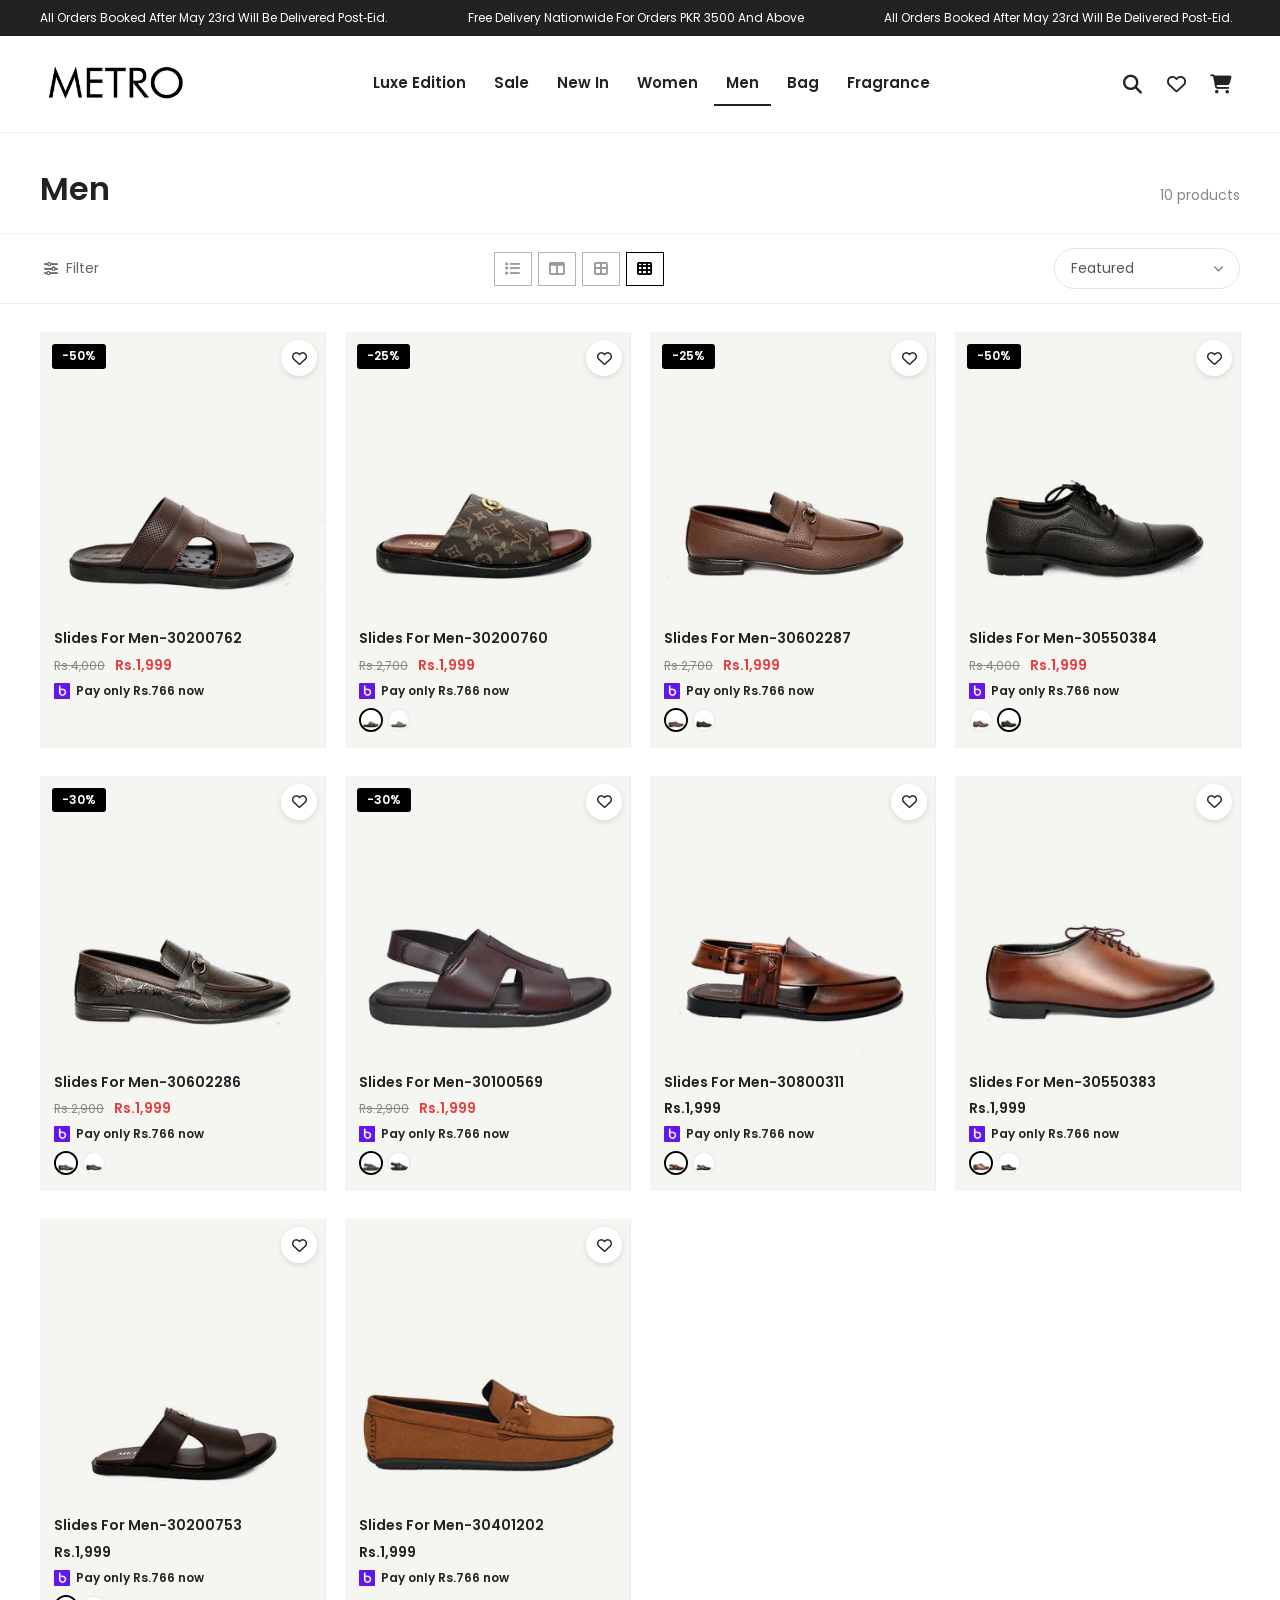
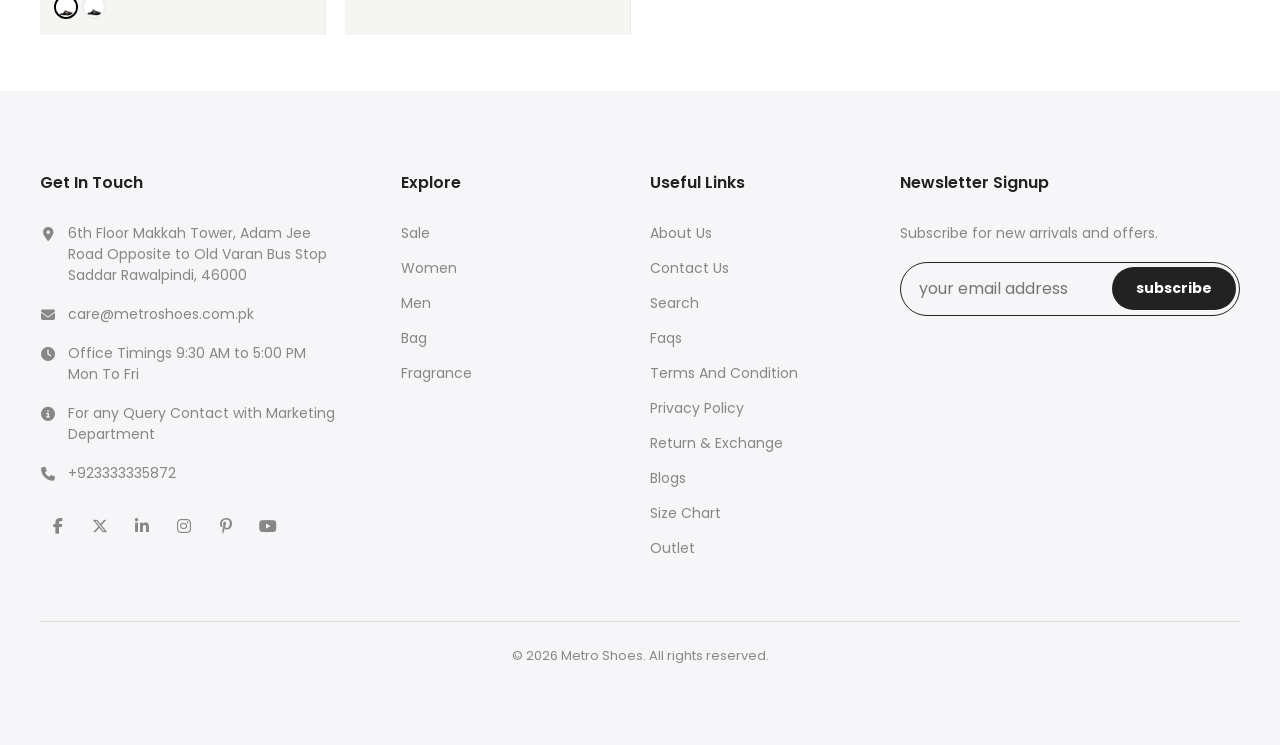
<file: men/men.html>
<!DOCTYPE html>
<html lang="en">
<head>
    <meta charset="UTF-8">
    <meta name="viewport" content="width=device-width, initial-scale=1.0">
    <title>Men | Metro Shoes</title>
    <meta name="description" content="Men's slides from Metro Shoes.">
    <link rel="icon" href="../images/Metro-web-logo-_1250x568_056acece-bb8a-496b-afc1-f0e33e4abbd6.png">

    <link rel="preconnect" href="https://fonts.googleapis.com">
    <link rel="preconnect" href="https://fonts.gstatic.com" crossorigin>
    <link rel="stylesheet" href="https://fonts.googleapis.com/css2?family=Poppins:wght@400;500;600;700;800&amp;display=swap">
    <link rel="stylesheet" href="https://cdnjs.cloudflare.com/ajax/libs/font-awesome/6.5.2/css/all.min.css" crossorigin="anonymous" referrerpolicy="no-referrer">
    <link rel="stylesheet" href="men.css">
</head>
<body class="page-men">
    <a class="skip-link" href="#main">Skip to content</a>

    <div class="announcement" role="region" aria-label="Announcements">
        <div class="announcement__track">
            <div class="announcement__group"><p class="announcement__item">all orders booked after May 23rd will be delivered post‑Eid.</p><p class="announcement__item">Free Delivery Nationwide for Orders PKR 3500 and above</p><p class="announcement__item">all orders booked after May 23rd will be delivered post‑Eid.</p><p class="announcement__item">Free Delivery Nationwide for Orders PKR 3500 and above</p><p class="announcement__item">all orders booked after May 23rd will be delivered post‑Eid.</p><p class="announcement__item">Free Delivery Nationwide for Orders PKR 3500 and above</p></div>
            <div class="announcement__group" aria-hidden="true"><p class="announcement__item">all orders booked after May 23rd will be delivered post‑Eid.</p><p class="announcement__item">Free Delivery Nationwide for Orders PKR 3500 and above</p><p class="announcement__item">all orders booked after May 23rd will be delivered post‑Eid.</p><p class="announcement__item">Free Delivery Nationwide for Orders PKR 3500 and above</p><p class="announcement__item">all orders booked after May 23rd will be delivered post‑Eid.</p><p class="announcement__item">Free Delivery Nationwide for Orders PKR 3500 and above</p></div>
        </div>
    </div>

    <header class="site-header">
        <div class="site-header__bar">
            <button class="icon-btn nav-toggle" type="button" aria-label="Open menu" aria-expanded="false" aria-controls="site-nav">
                <i class="fa-solid fa-bars" aria-hidden="true"></i>
            </button>

            <a class="site-header__logo" href="../index.html" aria-label="Metro Shoes — home">
                <img src="../images/Metro-web-logo-_1250x568_056acece-bb8a-496b-afc1-f0e33e4abbd6.png" alt="Metro Shoes" width="150" height="68">
            </a>

            <nav class="site-nav" id="site-nav" aria-label="Main navigation">
                <ul>
                    <li><a href="../luxe-edition/luxe-edition.html">luxe edition</a></li>
                    <li><a href="../sale/sale.html">sale</a></li>
                    <li><a href="../new-in/new-in.html">new in</a></li>
                    <li><a href="../women/women.html">women</a></li>
                    <li><a href="../men/men.html" aria-current="page">men</a></li>
                    <li><a href="../bag/bag.html">bag</a></li>
                    <li><a href="../fragrance/fragrance.html">fragrance</a></li>
                </ul>
            </nav>

            <div class="site-header__actions">
                <button class="icon-btn" type="button" aria-label="Search" aria-expanded="false" aria-controls="site-search" data-open-search><i class="fa-solid fa-magnifying-glass" aria-hidden="true"></i></button>
                <button class="icon-btn" type="button" aria-label="Wishlist" data-open-wishlist>
                    <i class="fa-regular fa-heart" aria-hidden="true"></i>
                    <span class="icon-btn__count" data-wish-count hidden>0</span>
                </button>
                <a class="icon-btn" href="../cartpage/cart.html" aria-label="Shopping cart">
                    <i class="fa-solid fa-cart-shopping" aria-hidden="true"></i>
                    <span class="icon-btn__count" data-cart-count hidden>0</span>
                </a>
            </div>
        </div>
    </header>

    <main id="main">
        <div class="container">
            <header class="listing-head">
                <h1 class="listing-title">Men</h1>
                <p class="listing-count" id="count" aria-live="polite"></p>
            </header>
        </div>

        <div class="toolbar">
            <button class="toolbar__filter" id="filterToggle" type="button" aria-expanded="false" aria-controls="filterPanel">
                <i class="fa-solid fa-sliders" aria-hidden="true"></i><span>Filter</span>
            </button>
            <div class="layout-switch" role="group" aria-label="Layout">
                <button class="layout-btn" type="button" data-layout="list" aria-label="List view" aria-pressed="false"><i class="fa-solid fa-list" aria-hidden="true"></i></button>
                <button class="layout-btn" type="button" data-layout="2" aria-label="2 columns" aria-pressed="false"><i class="fa-solid fa-table-columns" aria-hidden="true"></i></button>
                <button class="layout-btn" type="button" data-layout="3" aria-label="3 columns" aria-pressed="false"><i class="fa-solid fa-border-all" aria-hidden="true"></i></button>
                <button class="layout-btn" type="button" data-layout="4" aria-label="4 columns" aria-pressed="true"><i class="fa-solid fa-table-cells" aria-hidden="true"></i></button>
            </div>
            <div class="select">
                <label class="visually-hidden" for="sort">Sort products</label>
                <select id="sort">
                    <option value="featured">Featured</option>
                    <option value="title-ascending">Alphabetically, A-Z</option>
                    <option value="title-descending">Alphabetically, Z-A</option>
                    <option value="price-ascending">Price, low to high</option>
                    <option value="price-descending">Price, high to low</option>
                    <option value="created-ascending">Date, old to new</option>
                    <option value="created-descending">Date, new to old</option>
                </select>
                <i class="fa-solid fa-angle-down" aria-hidden="true"></i>
            </div>
        </div>

        <div class="container listing-body">
            <div class="filter-panel" id="filterPanel" hidden>
                <div class="field">
                    <label for="minPrice">Min price (Rs.)</label>
                    <input id="minPrice" type="number" inputmode="numeric" min="0" step="100" placeholder="0">
                </div>
                <div class="field">
                    <label for="maxPrice">Max price (Rs.)</label>
                    <input id="maxPrice" type="number" inputmode="numeric" min="0" step="100" placeholder="Any">
                </div>
                <button class="filter-panel__reset" type="button" data-reset>Clear filters</button>
            </div>
            <div class="product-grid" id="grid" data-layout="4"></div>
        </div>
    </main>

    <footer class="site-footer">
        <div class="site-footer__grid">
            <section aria-labelledby="footer-contact">
                <h2 id="footer-contact">get in touch</h2>
                <ul class="footer-contact">
                    <li><i class="fa-solid fa-location-dot" aria-hidden="true"></i><span>6th Floor Makkah Tower, Adam Jee Road Opposite to Old Varan Bus Stop Saddar Rawalpindi, 46000</span></li>
                    <li><i class="fa-solid fa-envelope" aria-hidden="true"></i><a href="mailto:care@metroshoes.com.pk">care@metroshoes.com.pk</a></li>
                    <li><i class="fa-solid fa-clock" aria-hidden="true"></i><span>Office Timings 9:30 AM to 5:00 PM Mon To Fri</span></li>
                    <li><i class="fa-solid fa-circle-info" aria-hidden="true"></i><span>For any Query Contact with Marketing Department</span></li>
                    <li><i class="fa-solid fa-phone" aria-hidden="true"></i><a href="tel:+923333335872">+923333335872</a></li>
                </ul>
                <div class="footer-social"><a href="#" aria-label="Facebook"><i class="fa-brands fa-facebook-f" aria-hidden="true"></i></a><a href="#" aria-label="X (Twitter)"><i class="fa-brands fa-x-twitter" aria-hidden="true"></i></a><a href="#" aria-label="LinkedIn"><i class="fa-brands fa-linkedin-in" aria-hidden="true"></i></a><a href="#" aria-label="Instagram"><i class="fa-brands fa-instagram" aria-hidden="true"></i></a><a href="#" aria-label="Pinterest"><i class="fa-brands fa-pinterest-p" aria-hidden="true"></i></a><a href="#" aria-label="YouTube"><i class="fa-brands fa-youtube" aria-hidden="true"></i></a></div>
            </section>

            <nav aria-labelledby="footer-explore">
                <h2 id="footer-explore">Explore</h2>
                <ul class="footer-links">
                    <li><a href="../sale/sale.html">sale</a></li>
                    <li><a href="../women/women.html">women</a></li>
                    <li><a href="../men/men.html">men</a></li>
                    <li><a href="../bag/bag.html">bag</a></li>
                    <li><a href="../fragrance/fragrance.html">fragrance</a></li>
                </ul>
            </nav>

            <nav aria-labelledby="footer-useful">
                <h2 id="footer-useful">useful links</h2>
                <ul class="footer-links">
                    <li><a href="#">about us</a></li>
                    <li><a href="#">contact us</a></li>
                    <li><a href="#">search</a></li>
                    <li><a href="#">faqs</a></li>
                    <li><a href="#">terms and condition</a></li>
                    <li><a href="#">privacy policy</a></li>
                    <li><a href="#">return &amp; exchange</a></li>
                    <li><a href="#">blogs</a></li>
                    <li><a href="#">size chart</a></li>
                    <li><a href="#">outlet</a></li>
                </ul>
            </nav>

            <section class="newsletter" aria-labelledby="footer-newsletter">
                <h2 id="footer-newsletter">newsletter signup</h2>
                <p>Subscribe for new arrivals and offers.</p>
                <form data-newsletter novalidate>
                    <div class="newsletter__field">
                        <label class="visually-hidden" for="newsletter-email">Email address</label>
                        <input id="newsletter-email" type="email" name="email" placeholder="your email address" autocomplete="email" required>
                        <button type="submit">subscribe</button>
                    </div>
                    <p class="newsletter__error" role="alert" hidden></p>
                </form>
            </section>
        </div>
        <p class="site-footer__bottom">© 2026 Metro Shoes. All rights reserved.</p>
    </footer>

    <script src="men.js"></script>
</body>
</html>
</file>
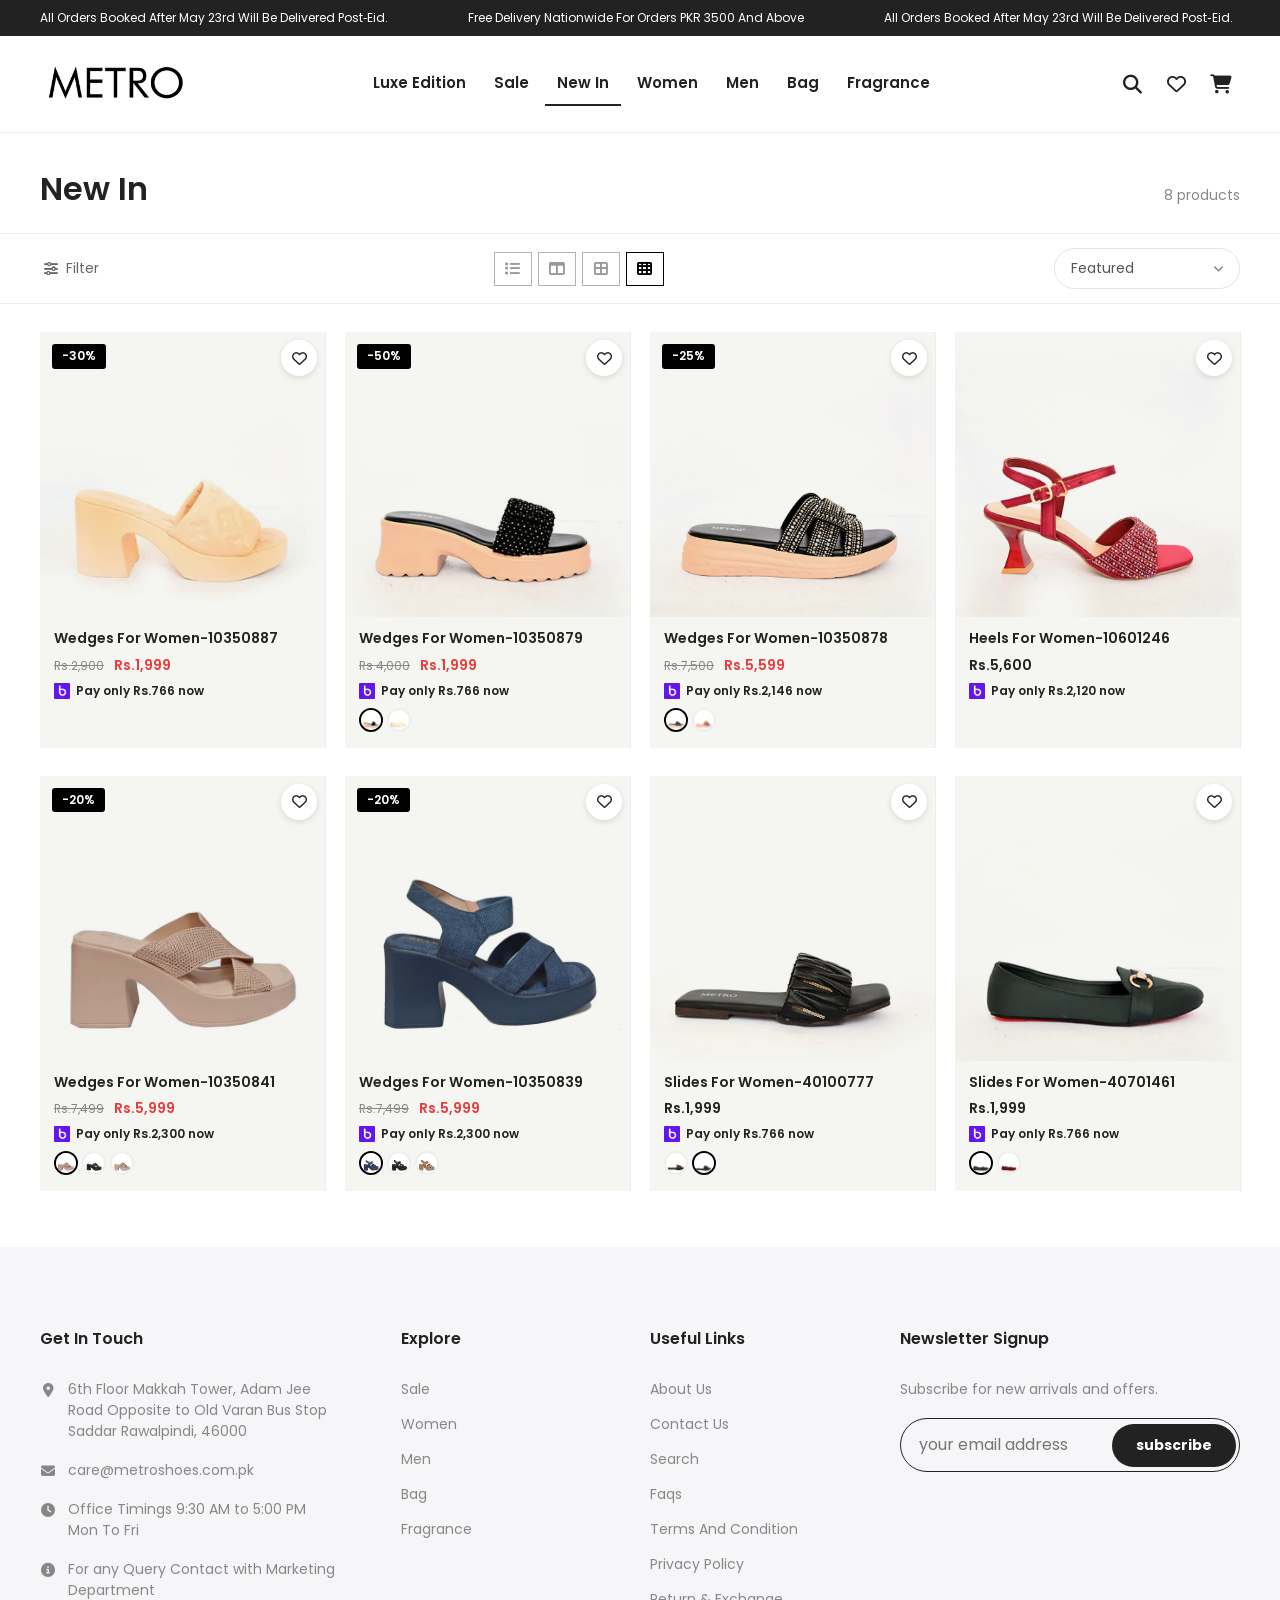
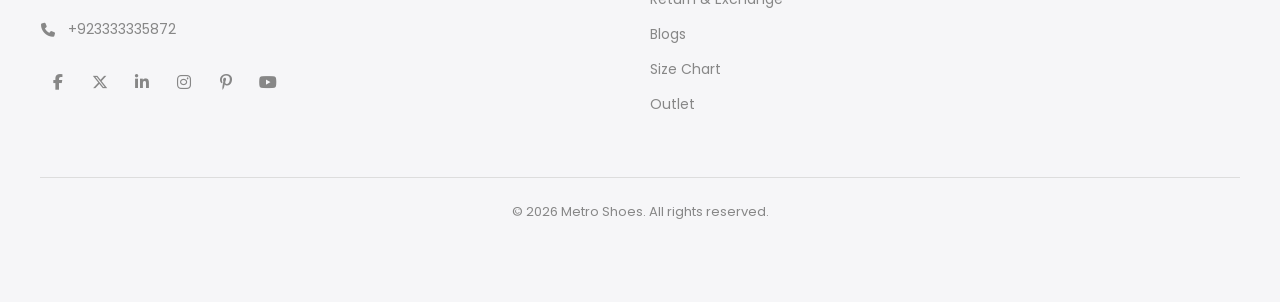
<file: new-in/new-in.html>
<!DOCTYPE html>
<html lang="en">
<head>
    <meta charset="UTF-8">
    <meta name="viewport" content="width=device-width, initial-scale=1.0">
    <title>New In | Metro Shoes</title>
    <meta name="description" content="New arrivals at Metro Shoes.">
    <link rel="icon" href="../images/Metro-web-logo-_1250x568_056acece-bb8a-496b-afc1-f0e33e4abbd6.png">

    <link rel="preconnect" href="https://fonts.googleapis.com">
    <link rel="preconnect" href="https://fonts.gstatic.com" crossorigin>
    <link rel="stylesheet" href="https://fonts.googleapis.com/css2?family=Poppins:wght@400;500;600;700;800&amp;display=swap">
    <link rel="stylesheet" href="https://cdnjs.cloudflare.com/ajax/libs/font-awesome/6.5.2/css/all.min.css" crossorigin="anonymous" referrerpolicy="no-referrer">
    <link rel="stylesheet" href="new-in.css">
</head>
<body class="page-new-in">
    <a class="skip-link" href="#main">Skip to content</a>

    <div class="announcement" role="region" aria-label="Announcements">
        <div class="announcement__track">
            <div class="announcement__group"><p class="announcement__item">all orders booked after May 23rd will be delivered post‑Eid.</p><p class="announcement__item">Free Delivery Nationwide for Orders PKR 3500 and above</p><p class="announcement__item">all orders booked after May 23rd will be delivered post‑Eid.</p><p class="announcement__item">Free Delivery Nationwide for Orders PKR 3500 and above</p><p class="announcement__item">all orders booked after May 23rd will be delivered post‑Eid.</p><p class="announcement__item">Free Delivery Nationwide for Orders PKR 3500 and above</p></div>
            <div class="announcement__group" aria-hidden="true"><p class="announcement__item">all orders booked after May 23rd will be delivered post‑Eid.</p><p class="announcement__item">Free Delivery Nationwide for Orders PKR 3500 and above</p><p class="announcement__item">all orders booked after May 23rd will be delivered post‑Eid.</p><p class="announcement__item">Free Delivery Nationwide for Orders PKR 3500 and above</p><p class="announcement__item">all orders booked after May 23rd will be delivered post‑Eid.</p><p class="announcement__item">Free Delivery Nationwide for Orders PKR 3500 and above</p></div>
        </div>
    </div>

    <header class="site-header">
        <div class="site-header__bar">
            <button class="icon-btn nav-toggle" type="button" aria-label="Open menu" aria-expanded="false" aria-controls="site-nav">
                <i class="fa-solid fa-bars" aria-hidden="true"></i>
            </button>

            <a class="site-header__logo" href="../index.html" aria-label="Metro Shoes — home">
                <img src="../images/Metro-web-logo-_1250x568_056acece-bb8a-496b-afc1-f0e33e4abbd6.png" alt="Metro Shoes" width="150" height="68">
            </a>

            <nav class="site-nav" id="site-nav" aria-label="Main navigation">
                <ul>
                    <li><a href="../luxe-edition/luxe-edition.html">luxe edition</a></li>
                    <li><a href="../sale/sale.html">sale</a></li>
                    <li><a href="../new-in/new-in.html" aria-current="page">new in</a></li>
                    <li><a href="../women/women.html">women</a></li>
                    <li><a href="../men/men.html">men</a></li>
                    <li><a href="../bag/bag.html">bag</a></li>
                    <li><a href="../fragrance/fragrance.html">fragrance</a></li>
                </ul>
            </nav>

            <div class="site-header__actions">
                <button class="icon-btn" type="button" aria-label="Search" aria-expanded="false" aria-controls="site-search" data-open-search><i class="fa-solid fa-magnifying-glass" aria-hidden="true"></i></button>
                <button class="icon-btn" type="button" aria-label="Wishlist" data-open-wishlist>
                    <i class="fa-regular fa-heart" aria-hidden="true"></i>
                    <span class="icon-btn__count" data-wish-count hidden>0</span>
                </button>
                <a class="icon-btn" href="../cartpage/cart.html" aria-label="Shopping cart">
                    <i class="fa-solid fa-cart-shopping" aria-hidden="true"></i>
                    <span class="icon-btn__count" data-cart-count hidden>0</span>
                </a>
            </div>
        </div>
    </header>

    <main id="main">
        <div class="container">
            <header class="listing-head">
                <h1 class="listing-title">New In</h1>
                <p class="listing-count" id="count" aria-live="polite"></p>
            </header>
        </div>

        <div class="toolbar">
            <button class="toolbar__filter" id="filterToggle" type="button" aria-expanded="false" aria-controls="filterPanel">
                <i class="fa-solid fa-sliders" aria-hidden="true"></i><span>Filter</span>
            </button>
            <div class="layout-switch" role="group" aria-label="Layout">
                <button class="layout-btn" type="button" data-layout="list" aria-label="List view" aria-pressed="false"><i class="fa-solid fa-list" aria-hidden="true"></i></button>
                <button class="layout-btn" type="button" data-layout="2" aria-label="2 columns" aria-pressed="false"><i class="fa-solid fa-table-columns" aria-hidden="true"></i></button>
                <button class="layout-btn" type="button" data-layout="3" aria-label="3 columns" aria-pressed="false"><i class="fa-solid fa-border-all" aria-hidden="true"></i></button>
                <button class="layout-btn" type="button" data-layout="4" aria-label="4 columns" aria-pressed="true"><i class="fa-solid fa-table-cells" aria-hidden="true"></i></button>
            </div>
            <div class="select">
                <label class="visually-hidden" for="sort">Sort products</label>
                <select id="sort">
                    <option value="featured">Featured</option>
                    <option value="title-ascending">Alphabetically, A-Z</option>
                    <option value="title-descending">Alphabetically, Z-A</option>
                    <option value="price-ascending">Price, low to high</option>
                    <option value="price-descending">Price, high to low</option>
                    <option value="created-ascending">Date, old to new</option>
                    <option value="created-descending">Date, new to old</option>
                </select>
                <i class="fa-solid fa-angle-down" aria-hidden="true"></i>
            </div>
        </div>

        <div class="container listing-body">
            <div class="filter-panel" id="filterPanel" hidden>
                <div class="field">
                    <label for="minPrice">Min price (Rs.)</label>
                    <input id="minPrice" type="number" inputmode="numeric" min="0" step="100" placeholder="0">
                </div>
                <div class="field">
                    <label for="maxPrice">Max price (Rs.)</label>
                    <input id="maxPrice" type="number" inputmode="numeric" min="0" step="100" placeholder="Any">
                </div>
                <button class="filter-panel__reset" type="button" data-reset>Clear filters</button>
            </div>
            <div class="product-grid" id="grid" data-layout="4"></div>
        </div>
    </main>

    <footer class="site-footer">
        <div class="site-footer__grid">
            <section aria-labelledby="footer-contact">
                <h2 id="footer-contact">get in touch</h2>
                <ul class="footer-contact">
                    <li><i class="fa-solid fa-location-dot" aria-hidden="true"></i><span>6th Floor Makkah Tower, Adam Jee Road Opposite to Old Varan Bus Stop Saddar Rawalpindi, 46000</span></li>
                    <li><i class="fa-solid fa-envelope" aria-hidden="true"></i><a href="mailto:care@metroshoes.com.pk">care@metroshoes.com.pk</a></li>
                    <li><i class="fa-solid fa-clock" aria-hidden="true"></i><span>Office Timings 9:30 AM to 5:00 PM Mon To Fri</span></li>
                    <li><i class="fa-solid fa-circle-info" aria-hidden="true"></i><span>For any Query Contact with Marketing Department</span></li>
                    <li><i class="fa-solid fa-phone" aria-hidden="true"></i><a href="tel:+923333335872">+923333335872</a></li>
                </ul>
                <div class="footer-social"><a href="#" aria-label="Facebook"><i class="fa-brands fa-facebook-f" aria-hidden="true"></i></a><a href="#" aria-label="X (Twitter)"><i class="fa-brands fa-x-twitter" aria-hidden="true"></i></a><a href="#" aria-label="LinkedIn"><i class="fa-brands fa-linkedin-in" aria-hidden="true"></i></a><a href="#" aria-label="Instagram"><i class="fa-brands fa-instagram" aria-hidden="true"></i></a><a href="#" aria-label="Pinterest"><i class="fa-brands fa-pinterest-p" aria-hidden="true"></i></a><a href="#" aria-label="YouTube"><i class="fa-brands fa-youtube" aria-hidden="true"></i></a></div>
            </section>

            <nav aria-labelledby="footer-explore">
                <h2 id="footer-explore">Explore</h2>
                <ul class="footer-links">
                    <li><a href="../sale/sale.html">sale</a></li>
                    <li><a href="../women/women.html">women</a></li>
                    <li><a href="../men/men.html">men</a></li>
                    <li><a href="../bag/bag.html">bag</a></li>
                    <li><a href="../fragrance/fragrance.html">fragrance</a></li>
                </ul>
            </nav>

            <nav aria-labelledby="footer-useful">
                <h2 id="footer-useful">useful links</h2>
                <ul class="footer-links">
                    <li><a href="#">about us</a></li>
                    <li><a href="#">contact us</a></li>
                    <li><a href="#">search</a></li>
                    <li><a href="#">faqs</a></li>
                    <li><a href="#">terms and condition</a></li>
                    <li><a href="#">privacy policy</a></li>
                    <li><a href="#">return &amp; exchange</a></li>
                    <li><a href="#">blogs</a></li>
                    <li><a href="#">size chart</a></li>
                    <li><a href="#">outlet</a></li>
                </ul>
            </nav>

            <section class="newsletter" aria-labelledby="footer-newsletter">
                <h2 id="footer-newsletter">newsletter signup</h2>
                <p>Subscribe for new arrivals and offers.</p>
                <form data-newsletter novalidate>
                    <div class="newsletter__field">
                        <label class="visually-hidden" for="newsletter-email">Email address</label>
                        <input id="newsletter-email" type="email" name="email" placeholder="your email address" autocomplete="email" required>
                        <button type="submit">subscribe</button>
                    </div>
                    <p class="newsletter__error" role="alert" hidden></p>
                </form>
            </section>
        </div>
        <p class="site-footer__bottom">© 2026 Metro Shoes. All rights reserved.</p>
    </footer>

    <script src="new-in.js"></script>
</body>
</html>
</file>
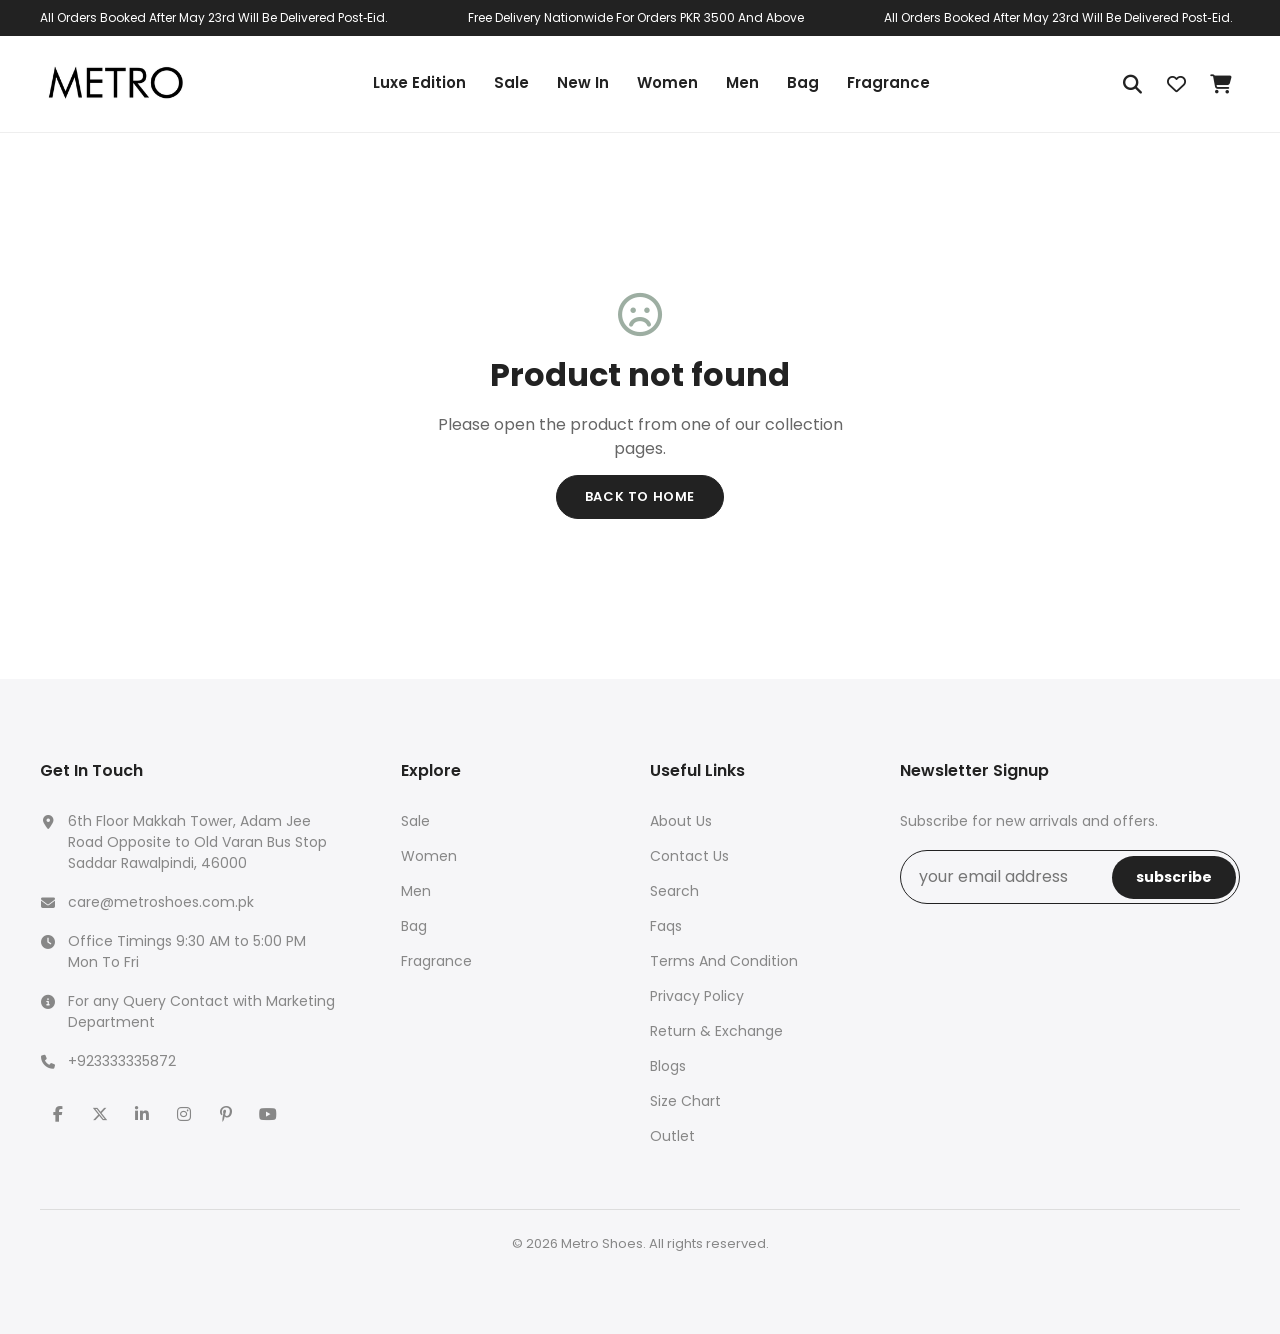
<file: productpage/product.html>
<!DOCTYPE html>
<html lang="en">
<head>
    <meta charset="UTF-8">
    <meta name="viewport" content="width=device-width, initial-scale=1.0">
    <title>Product | Metro Shoes</title>
    <meta name="description" content="Product details at Metro Shoes.">
    <link rel="icon" href="../images/Metro-web-logo-_1250x568_056acece-bb8a-496b-afc1-f0e33e4abbd6.png">

    <link rel="preconnect" href="https://fonts.googleapis.com">
    <link rel="preconnect" href="https://fonts.gstatic.com" crossorigin>
    <link rel="stylesheet" href="https://fonts.googleapis.com/css2?family=Poppins:wght@400;500;600;700;800&amp;display=swap">
    <link rel="stylesheet" href="https://cdnjs.cloudflare.com/ajax/libs/font-awesome/6.5.2/css/all.min.css" crossorigin="anonymous" referrerpolicy="no-referrer">
    <link rel="stylesheet" href="product.css">
</head>
<body class="page-product">
    <a class="skip-link" href="#main">Skip to content</a>

    <div class="announcement" role="region" aria-label="Announcements">
        <div class="announcement__track">
            <div class="announcement__group"><p class="announcement__item">all orders booked after May 23rd will be delivered post‑Eid.</p><p class="announcement__item">Free Delivery Nationwide for Orders PKR 3500 and above</p><p class="announcement__item">all orders booked after May 23rd will be delivered post‑Eid.</p><p class="announcement__item">Free Delivery Nationwide for Orders PKR 3500 and above</p><p class="announcement__item">all orders booked after May 23rd will be delivered post‑Eid.</p><p class="announcement__item">Free Delivery Nationwide for Orders PKR 3500 and above</p></div>
            <div class="announcement__group" aria-hidden="true"><p class="announcement__item">all orders booked after May 23rd will be delivered post‑Eid.</p><p class="announcement__item">Free Delivery Nationwide for Orders PKR 3500 and above</p><p class="announcement__item">all orders booked after May 23rd will be delivered post‑Eid.</p><p class="announcement__item">Free Delivery Nationwide for Orders PKR 3500 and above</p><p class="announcement__item">all orders booked after May 23rd will be delivered post‑Eid.</p><p class="announcement__item">Free Delivery Nationwide for Orders PKR 3500 and above</p></div>
        </div>
    </div>

    <header class="site-header">
        <div class="site-header__bar">
            <button class="icon-btn nav-toggle" type="button" aria-label="Open menu" aria-expanded="false" aria-controls="site-nav">
                <i class="fa-solid fa-bars" aria-hidden="true"></i>
            </button>

            <a class="site-header__logo" href="../index.html" aria-label="Metro Shoes — home">
                <img src="../images/Metro-web-logo-_1250x568_056acece-bb8a-496b-afc1-f0e33e4abbd6.png" alt="Metro Shoes" width="150" height="68">
            </a>

            <nav class="site-nav" id="site-nav" aria-label="Main navigation">
                <ul>
                    <li><a href="../luxe-edition/luxe-edition.html">luxe edition</a></li>
                    <li><a href="../sale/sale.html">sale</a></li>
                    <li><a href="../new-in/new-in.html">new in</a></li>
                    <li><a href="../women/women.html">women</a></li>
                    <li><a href="../men/men.html">men</a></li>
                    <li><a href="../bag/bag.html">bag</a></li>
                    <li><a href="../fragrance/fragrance.html">fragrance</a></li>
                </ul>
            </nav>

            <div class="site-header__actions">
                <button class="icon-btn" type="button" aria-label="Search" aria-expanded="false" aria-controls="site-search" data-open-search><i class="fa-solid fa-magnifying-glass" aria-hidden="true"></i></button>
                <button class="icon-btn" type="button" aria-label="Wishlist" data-open-wishlist>
                    <i class="fa-regular fa-heart" aria-hidden="true"></i>
                    <span class="icon-btn__count" data-wish-count hidden>0</span>
                </button>
                <a class="icon-btn" href="../cartpage/cart.html" aria-label="Shopping cart">
                    <i class="fa-solid fa-cart-shopping" aria-hidden="true"></i>
                    <span class="icon-btn__count" data-cart-count hidden>0</span>
                </a>
            </div>
        </div>
    </header>

    <main id="main">
        <div id="product-root"></div>
    </main>

    <footer class="site-footer">
        <div class="site-footer__grid">
            <section aria-labelledby="footer-contact">
                <h2 id="footer-contact">get in touch</h2>
                <ul class="footer-contact">
                    <li><i class="fa-solid fa-location-dot" aria-hidden="true"></i><span>6th Floor Makkah Tower, Adam Jee Road Opposite to Old Varan Bus Stop Saddar Rawalpindi, 46000</span></li>
                    <li><i class="fa-solid fa-envelope" aria-hidden="true"></i><a href="mailto:care@metroshoes.com.pk">care@metroshoes.com.pk</a></li>
                    <li><i class="fa-solid fa-clock" aria-hidden="true"></i><span>Office Timings 9:30 AM to 5:00 PM Mon To Fri</span></li>
                    <li><i class="fa-solid fa-circle-info" aria-hidden="true"></i><span>For any Query Contact with Marketing Department</span></li>
                    <li><i class="fa-solid fa-phone" aria-hidden="true"></i><a href="tel:+923333335872">+923333335872</a></li>
                </ul>
                <div class="footer-social"><a href="#" aria-label="Facebook"><i class="fa-brands fa-facebook-f" aria-hidden="true"></i></a><a href="#" aria-label="X (Twitter)"><i class="fa-brands fa-x-twitter" aria-hidden="true"></i></a><a href="#" aria-label="LinkedIn"><i class="fa-brands fa-linkedin-in" aria-hidden="true"></i></a><a href="#" aria-label="Instagram"><i class="fa-brands fa-instagram" aria-hidden="true"></i></a><a href="#" aria-label="Pinterest"><i class="fa-brands fa-pinterest-p" aria-hidden="true"></i></a><a href="#" aria-label="YouTube"><i class="fa-brands fa-youtube" aria-hidden="true"></i></a></div>
            </section>

            <nav aria-labelledby="footer-explore">
                <h2 id="footer-explore">Explore</h2>
                <ul class="footer-links">
                    <li><a href="../sale/sale.html">sale</a></li>
                    <li><a href="../women/women.html">women</a></li>
                    <li><a href="../men/men.html">men</a></li>
                    <li><a href="../bag/bag.html">bag</a></li>
                    <li><a href="../fragrance/fragrance.html">fragrance</a></li>
                </ul>
            </nav>

            <nav aria-labelledby="footer-useful">
                <h2 id="footer-useful">useful links</h2>
                <ul class="footer-links">
                    <li><a href="#">about us</a></li>
                    <li><a href="#">contact us</a></li>
                    <li><a href="#">search</a></li>
                    <li><a href="#">faqs</a></li>
                    <li><a href="#">terms and condition</a></li>
                    <li><a href="#">privacy policy</a></li>
                    <li><a href="#">return &amp; exchange</a></li>
                    <li><a href="#">blogs</a></li>
                    <li><a href="#">size chart</a></li>
                    <li><a href="#">outlet</a></li>
                </ul>
            </nav>

            <section class="newsletter" aria-labelledby="footer-newsletter">
                <h2 id="footer-newsletter">newsletter signup</h2>
                <p>Subscribe for new arrivals and offers.</p>
                <form data-newsletter novalidate>
                    <div class="newsletter__field">
                        <label class="visually-hidden" for="newsletter-email">Email address</label>
                        <input id="newsletter-email" type="email" name="email" placeholder="your email address" autocomplete="email" required>
                        <button type="submit">subscribe</button>
                    </div>
                    <p class="newsletter__error" role="alert" hidden></p>
                </form>
            </section>
        </div>
        <p class="site-footer__bottom">© 2026 Metro Shoes. All rights reserved.</p>
    </footer>

    <script src="product.js"></script>
</body>
</html>
</file>
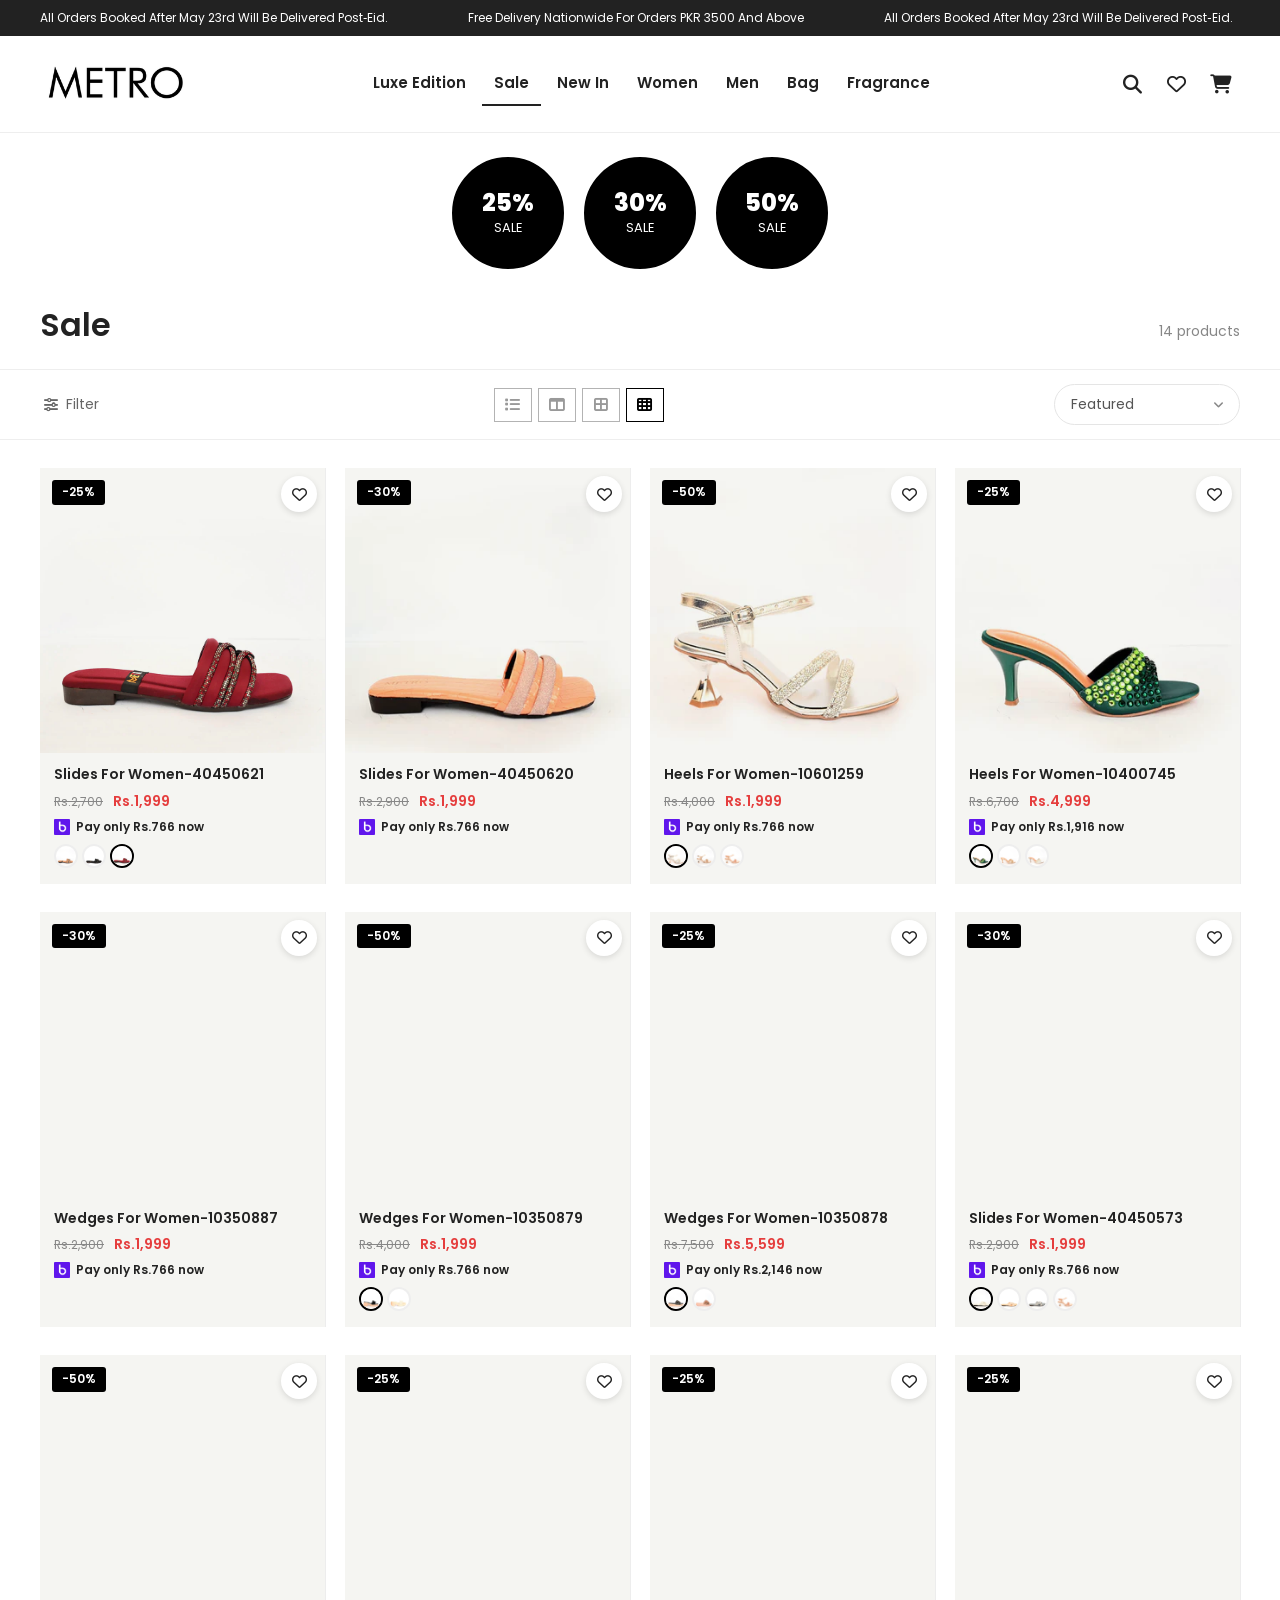
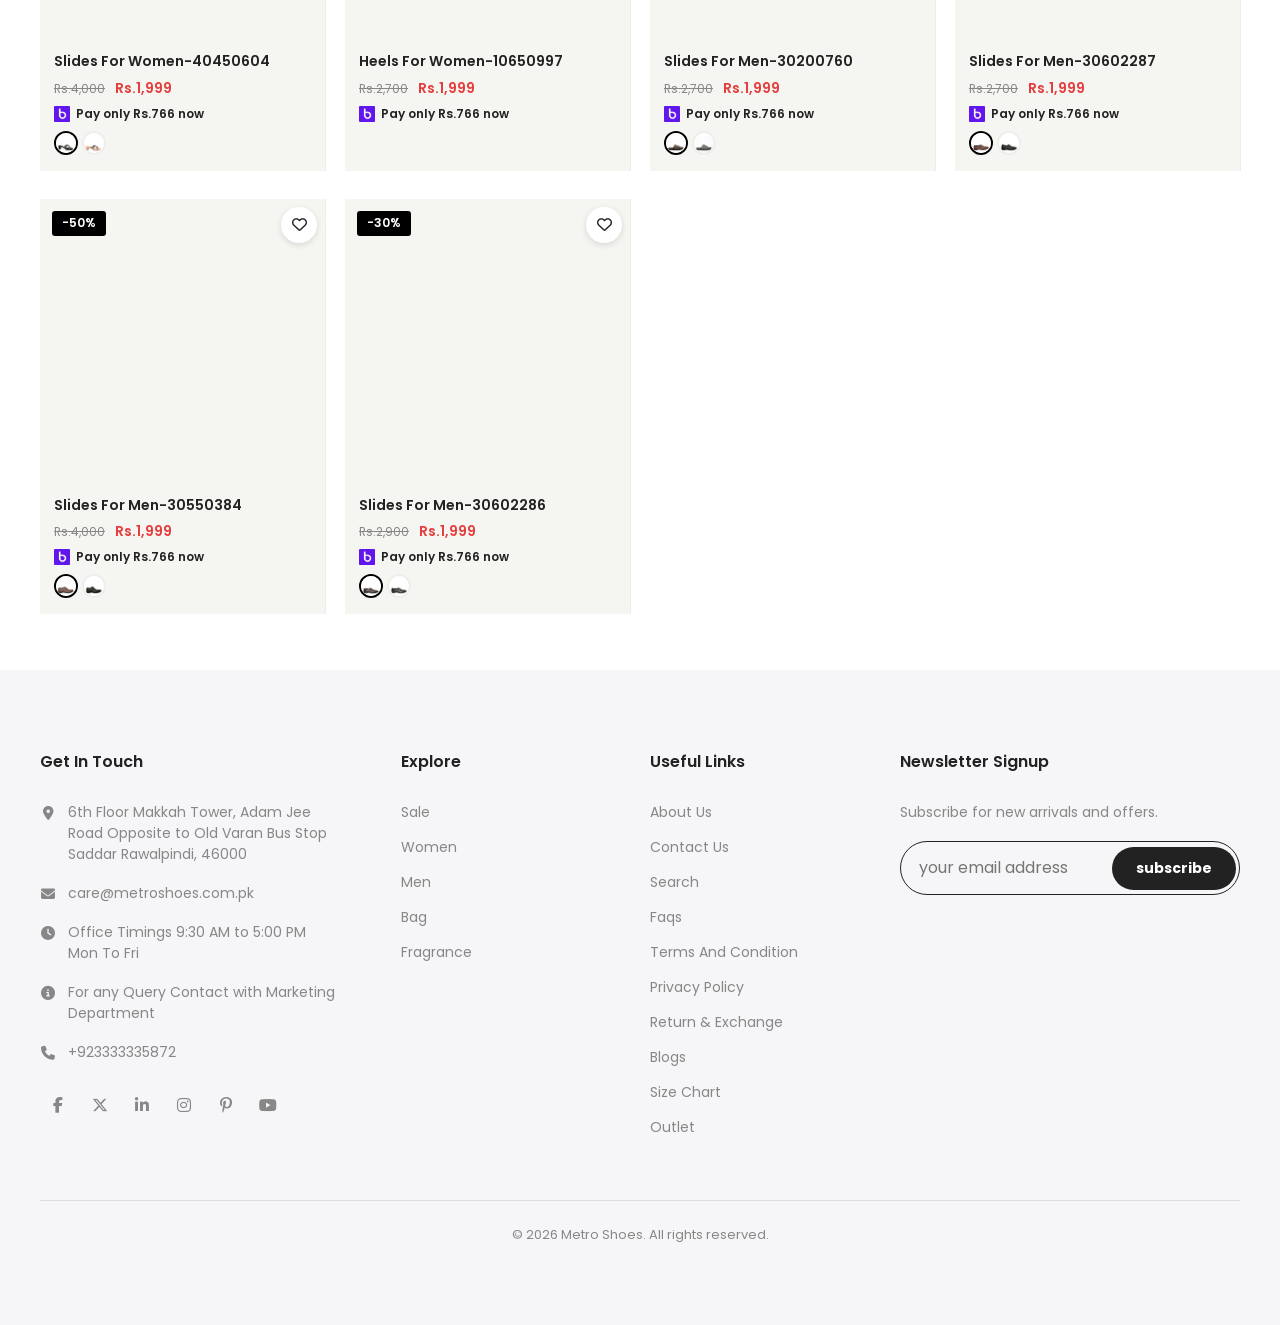
<file: sale/sale.html>
<!DOCTYPE html>
<html lang="en">
<head>
    <meta charset="UTF-8">
    <meta name="viewport" content="width=device-width, initial-scale=1.0">
    <title>Sale | Metro Shoes</title>
    <meta name="description" content="Shoes and bags on sale at Metro Shoes.">
    <link rel="icon" href="../images/Metro-web-logo-_1250x568_056acece-bb8a-496b-afc1-f0e33e4abbd6.png">

    <link rel="preconnect" href="https://fonts.googleapis.com">
    <link rel="preconnect" href="https://fonts.gstatic.com" crossorigin>
    <link rel="stylesheet" href="https://fonts.googleapis.com/css2?family=Poppins:wght@400;500;600;700;800&amp;display=swap">
    <link rel="stylesheet" href="https://cdnjs.cloudflare.com/ajax/libs/font-awesome/6.5.2/css/all.min.css" crossorigin="anonymous" referrerpolicy="no-referrer">
    <link rel="stylesheet" href="sale.css">
</head>
<body class="page-sale">
    <a class="skip-link" href="#main">Skip to content</a>

    <div class="announcement" role="region" aria-label="Announcements">
        <div class="announcement__track">
            <div class="announcement__group"><p class="announcement__item">all orders booked after May 23rd will be delivered post‑Eid.</p><p class="announcement__item">Free Delivery Nationwide for Orders PKR 3500 and above</p><p class="announcement__item">all orders booked after May 23rd will be delivered post‑Eid.</p><p class="announcement__item">Free Delivery Nationwide for Orders PKR 3500 and above</p><p class="announcement__item">all orders booked after May 23rd will be delivered post‑Eid.</p><p class="announcement__item">Free Delivery Nationwide for Orders PKR 3500 and above</p></div>
            <div class="announcement__group" aria-hidden="true"><p class="announcement__item">all orders booked after May 23rd will be delivered post‑Eid.</p><p class="announcement__item">Free Delivery Nationwide for Orders PKR 3500 and above</p><p class="announcement__item">all orders booked after May 23rd will be delivered post‑Eid.</p><p class="announcement__item">Free Delivery Nationwide for Orders PKR 3500 and above</p><p class="announcement__item">all orders booked after May 23rd will be delivered post‑Eid.</p><p class="announcement__item">Free Delivery Nationwide for Orders PKR 3500 and above</p></div>
        </div>
    </div>

    <header class="site-header">
        <div class="site-header__bar">
            <button class="icon-btn nav-toggle" type="button" aria-label="Open menu" aria-expanded="false" aria-controls="site-nav">
                <i class="fa-solid fa-bars" aria-hidden="true"></i>
            </button>

            <a class="site-header__logo" href="../index.html" aria-label="Metro Shoes — home">
                <img src="../images/Metro-web-logo-_1250x568_056acece-bb8a-496b-afc1-f0e33e4abbd6.png" alt="Metro Shoes" width="150" height="68">
            </a>

            <nav class="site-nav" id="site-nav" aria-label="Main navigation">
                <ul>
                    <li><a href="../luxe-edition/luxe-edition.html">luxe edition</a></li>
                    <li><a href="../sale/sale.html" aria-current="page">sale</a></li>
                    <li><a href="../new-in/new-in.html">new in</a></li>
                    <li><a href="../women/women.html">women</a></li>
                    <li><a href="../men/men.html">men</a></li>
                    <li><a href="../bag/bag.html">bag</a></li>
                    <li><a href="../fragrance/fragrance.html">fragrance</a></li>
                </ul>
            </nav>

            <div class="site-header__actions">
                <button class="icon-btn" type="button" aria-label="Search" aria-expanded="false" aria-controls="site-search" data-open-search><i class="fa-solid fa-magnifying-glass" aria-hidden="true"></i></button>
                <button class="icon-btn" type="button" aria-label="Wishlist" data-open-wishlist>
                    <i class="fa-regular fa-heart" aria-hidden="true"></i>
                    <span class="icon-btn__count" data-wish-count hidden>0</span>
                </button>
                <a class="icon-btn" href="../cartpage/cart.html" aria-label="Shopping cart">
                    <i class="fa-solid fa-cart-shopping" aria-hidden="true"></i>
                    <span class="icon-btn__count" data-cart-count hidden>0</span>
                </a>
            </div>
        </div>
    </header>

    <main id="main">
        <div class="sale-chips" role="group" aria-label="Filter by discount">
            <button class="sale-chip" type="button" data-discount-chip data-min="20" data-max="29" aria-pressed="false"><strong>25%</strong><span>sale</span></button>
            <button class="sale-chip" type="button" data-discount-chip data-min="30" data-max="49" aria-pressed="false"><strong>30%</strong><span>sale</span></button>
            <button class="sale-chip" type="button" data-discount-chip data-min="50" data-max="100" aria-pressed="false"><strong>50%</strong><span>sale</span></button>
        </div>
        <div class="container">
            <header class="listing-head">
                <h1 class="listing-title">Sale</h1>
                <p class="listing-count" id="count" aria-live="polite"></p>
            </header>
        </div>

        <div class="toolbar">
            <button class="toolbar__filter" id="filterToggle" type="button" aria-expanded="false" aria-controls="filterPanel">
                <i class="fa-solid fa-sliders" aria-hidden="true"></i><span>Filter</span>
            </button>
            <div class="layout-switch" role="group" aria-label="Layout">
                <button class="layout-btn" type="button" data-layout="list" aria-label="List view" aria-pressed="false"><i class="fa-solid fa-list" aria-hidden="true"></i></button>
                <button class="layout-btn" type="button" data-layout="2" aria-label="2 columns" aria-pressed="false"><i class="fa-solid fa-table-columns" aria-hidden="true"></i></button>
                <button class="layout-btn" type="button" data-layout="3" aria-label="3 columns" aria-pressed="false"><i class="fa-solid fa-border-all" aria-hidden="true"></i></button>
                <button class="layout-btn" type="button" data-layout="4" aria-label="4 columns" aria-pressed="true"><i class="fa-solid fa-table-cells" aria-hidden="true"></i></button>
            </div>
            <div class="select">
                <label class="visually-hidden" for="sort">Sort products</label>
                <select id="sort">
                    <option value="featured">Featured</option>
                    <option value="title-ascending">Alphabetically, A-Z</option>
                    <option value="title-descending">Alphabetically, Z-A</option>
                    <option value="price-ascending">Price, low to high</option>
                    <option value="price-descending">Price, high to low</option>
                    <option value="created-ascending">Date, old to new</option>
                    <option value="created-descending">Date, new to old</option>
                </select>
                <i class="fa-solid fa-angle-down" aria-hidden="true"></i>
            </div>
        </div>

        <div class="container listing-body">
            <div class="filter-panel" id="filterPanel" hidden>
                <div class="field">
                    <label for="minPrice">Min price (Rs.)</label>
                    <input id="minPrice" type="number" inputmode="numeric" min="0" step="100" placeholder="0">
                </div>
                <div class="field">
                    <label for="maxPrice">Max price (Rs.)</label>
                    <input id="maxPrice" type="number" inputmode="numeric" min="0" step="100" placeholder="Any">
                </div>
                <button class="filter-panel__reset" type="button" data-reset>Clear filters</button>
            </div>
            <div class="product-grid" id="grid" data-layout="4"></div>
        </div>
    </main>

    <footer class="site-footer">
        <div class="site-footer__grid">
            <section aria-labelledby="footer-contact">
                <h2 id="footer-contact">get in touch</h2>
                <ul class="footer-contact">
                    <li><i class="fa-solid fa-location-dot" aria-hidden="true"></i><span>6th Floor Makkah Tower, Adam Jee Road Opposite to Old Varan Bus Stop Saddar Rawalpindi, 46000</span></li>
                    <li><i class="fa-solid fa-envelope" aria-hidden="true"></i><a href="mailto:care@metroshoes.com.pk">care@metroshoes.com.pk</a></li>
                    <li><i class="fa-solid fa-clock" aria-hidden="true"></i><span>Office Timings 9:30 AM to 5:00 PM Mon To Fri</span></li>
                    <li><i class="fa-solid fa-circle-info" aria-hidden="true"></i><span>For any Query Contact with Marketing Department</span></li>
                    <li><i class="fa-solid fa-phone" aria-hidden="true"></i><a href="tel:+923333335872">+923333335872</a></li>
                </ul>
                <div class="footer-social"><a href="#" aria-label="Facebook"><i class="fa-brands fa-facebook-f" aria-hidden="true"></i></a><a href="#" aria-label="X (Twitter)"><i class="fa-brands fa-x-twitter" aria-hidden="true"></i></a><a href="#" aria-label="LinkedIn"><i class="fa-brands fa-linkedin-in" aria-hidden="true"></i></a><a href="#" aria-label="Instagram"><i class="fa-brands fa-instagram" aria-hidden="true"></i></a><a href="#" aria-label="Pinterest"><i class="fa-brands fa-pinterest-p" aria-hidden="true"></i></a><a href="#" aria-label="YouTube"><i class="fa-brands fa-youtube" aria-hidden="true"></i></a></div>
            </section>

            <nav aria-labelledby="footer-explore">
                <h2 id="footer-explore">Explore</h2>
                <ul class="footer-links">
                    <li><a href="../sale/sale.html">sale</a></li>
                    <li><a href="../women/women.html">women</a></li>
                    <li><a href="../men/men.html">men</a></li>
                    <li><a href="../bag/bag.html">bag</a></li>
                    <li><a href="../fragrance/fragrance.html">fragrance</a></li>
                </ul>
            </nav>

            <nav aria-labelledby="footer-useful">
                <h2 id="footer-useful">useful links</h2>
                <ul class="footer-links">
                    <li><a href="#">about us</a></li>
                    <li><a href="#">contact us</a></li>
                    <li><a href="#">search</a></li>
                    <li><a href="#">faqs</a></li>
                    <li><a href="#">terms and condition</a></li>
                    <li><a href="#">privacy policy</a></li>
                    <li><a href="#">return &amp; exchange</a></li>
                    <li><a href="#">blogs</a></li>
                    <li><a href="#">size chart</a></li>
                    <li><a href="#">outlet</a></li>
                </ul>
            </nav>

            <section class="newsletter" aria-labelledby="footer-newsletter">
                <h2 id="footer-newsletter">newsletter signup</h2>
                <p>Subscribe for new arrivals and offers.</p>
                <form data-newsletter novalidate>
                    <div class="newsletter__field">
                        <label class="visually-hidden" for="newsletter-email">Email address</label>
                        <input id="newsletter-email" type="email" name="email" placeholder="your email address" autocomplete="email" required>
                        <button type="submit">subscribe</button>
                    </div>
                    <p class="newsletter__error" role="alert" hidden></p>
                </form>
            </section>
        </div>
        <p class="site-footer__bottom">© 2026 Metro Shoes. All rights reserved.</p>
    </footer>

    <script src="sale.js"></script>
</body>
</html>
</file>
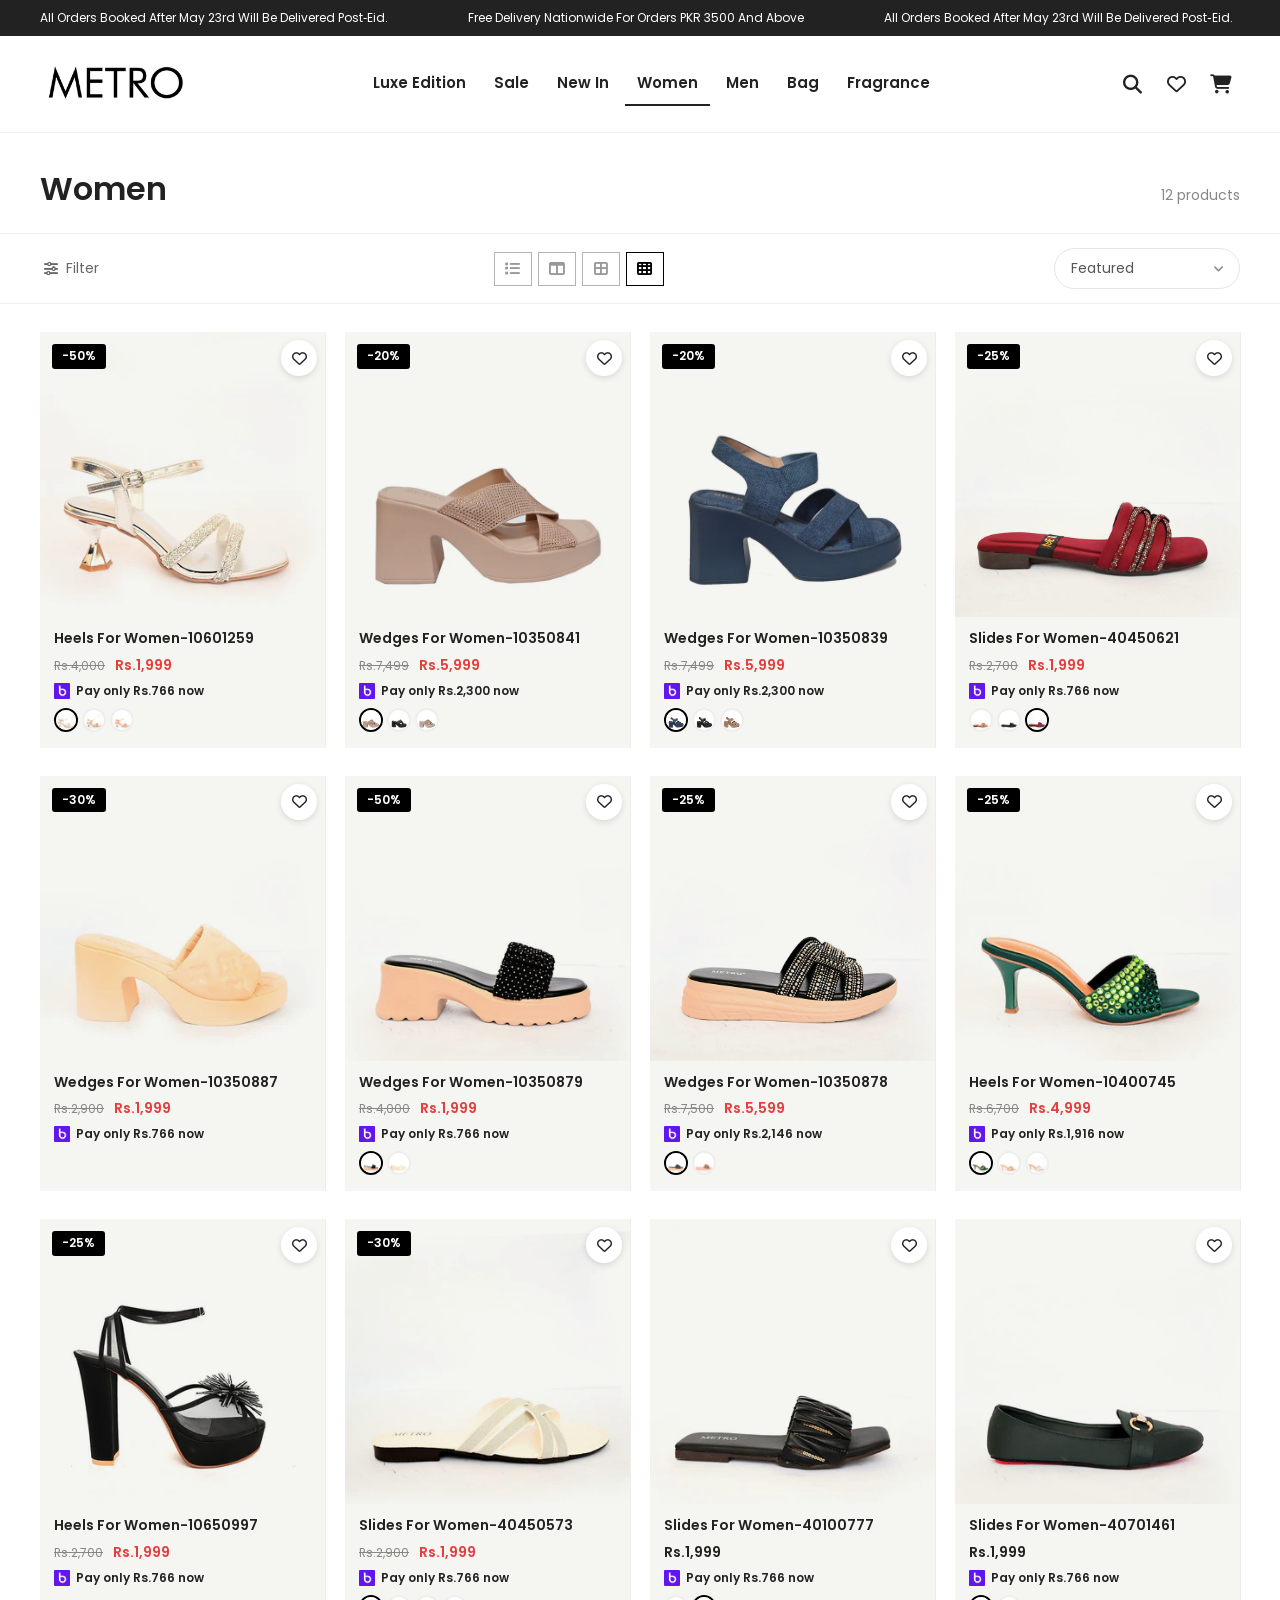
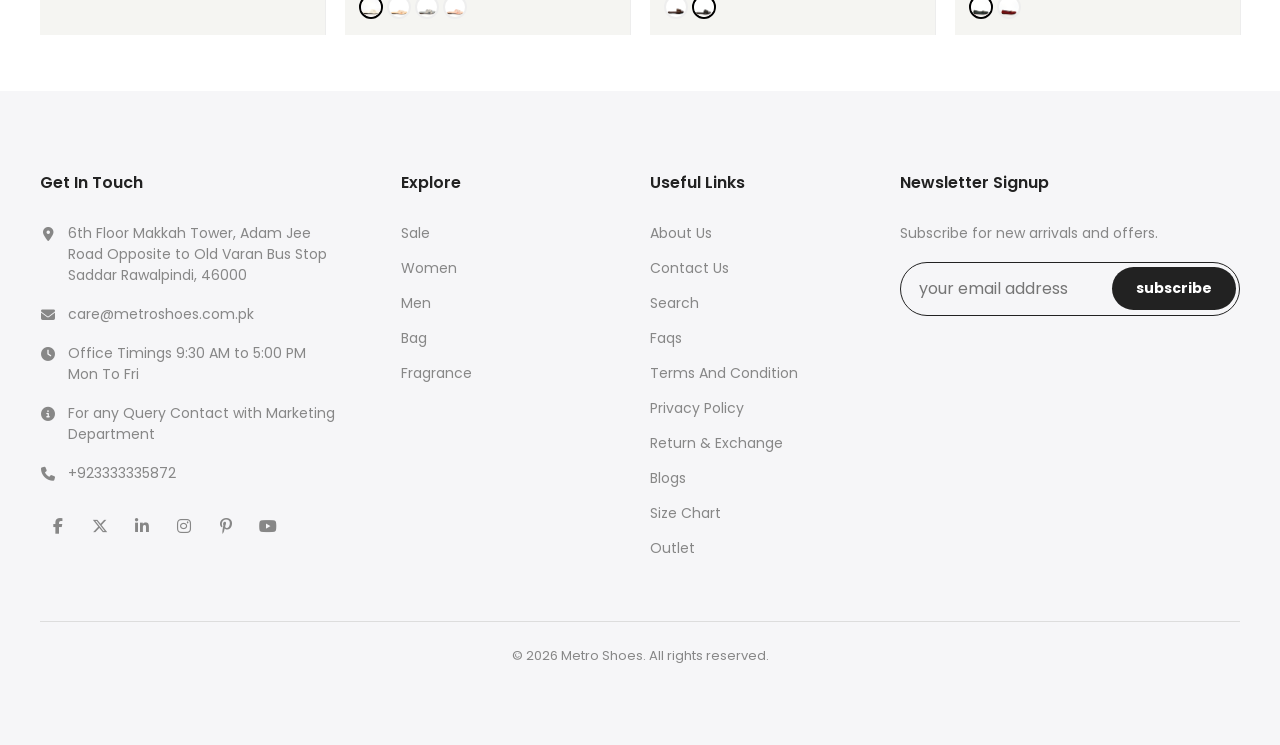
<file: women/women.html>
<!DOCTYPE html>
<html lang="en">
<head>
    <meta charset="UTF-8">
    <meta name="viewport" content="width=device-width, initial-scale=1.0">
    <title>Women | Metro Shoes</title>
    <meta name="description" content="Women's heels, wedges and slides from Metro Shoes.">
    <link rel="icon" href="../images/Metro-web-logo-_1250x568_056acece-bb8a-496b-afc1-f0e33e4abbd6.png">

    <link rel="preconnect" href="https://fonts.googleapis.com">
    <link rel="preconnect" href="https://fonts.gstatic.com" crossorigin>
    <link rel="stylesheet" href="https://fonts.googleapis.com/css2?family=Poppins:wght@400;500;600;700;800&amp;display=swap">
    <link rel="stylesheet" href="https://cdnjs.cloudflare.com/ajax/libs/font-awesome/6.5.2/css/all.min.css" crossorigin="anonymous" referrerpolicy="no-referrer">
    <link rel="stylesheet" href="women.css">
</head>
<body class="page-women">
    <a class="skip-link" href="#main">Skip to content</a>

    <div class="announcement" role="region" aria-label="Announcements">
        <div class="announcement__track">
            <div class="announcement__group"><p class="announcement__item">all orders booked after May 23rd will be delivered post‑Eid.</p><p class="announcement__item">Free Delivery Nationwide for Orders PKR 3500 and above</p><p class="announcement__item">all orders booked after May 23rd will be delivered post‑Eid.</p><p class="announcement__item">Free Delivery Nationwide for Orders PKR 3500 and above</p><p class="announcement__item">all orders booked after May 23rd will be delivered post‑Eid.</p><p class="announcement__item">Free Delivery Nationwide for Orders PKR 3500 and above</p></div>
            <div class="announcement__group" aria-hidden="true"><p class="announcement__item">all orders booked after May 23rd will be delivered post‑Eid.</p><p class="announcement__item">Free Delivery Nationwide for Orders PKR 3500 and above</p><p class="announcement__item">all orders booked after May 23rd will be delivered post‑Eid.</p><p class="announcement__item">Free Delivery Nationwide for Orders PKR 3500 and above</p><p class="announcement__item">all orders booked after May 23rd will be delivered post‑Eid.</p><p class="announcement__item">Free Delivery Nationwide for Orders PKR 3500 and above</p></div>
        </div>
    </div>

    <header class="site-header">
        <div class="site-header__bar">
            <button class="icon-btn nav-toggle" type="button" aria-label="Open menu" aria-expanded="false" aria-controls="site-nav">
                <i class="fa-solid fa-bars" aria-hidden="true"></i>
            </button>

            <a class="site-header__logo" href="../index.html" aria-label="Metro Shoes — home">
                <img src="../images/Metro-web-logo-_1250x568_056acece-bb8a-496b-afc1-f0e33e4abbd6.png" alt="Metro Shoes" width="150" height="68">
            </a>

            <nav class="site-nav" id="site-nav" aria-label="Main navigation">
                <ul>
                    <li><a href="../luxe-edition/luxe-edition.html">luxe edition</a></li>
                    <li><a href="../sale/sale.html">sale</a></li>
                    <li><a href="../new-in/new-in.html">new in</a></li>
                    <li><a href="../women/women.html" aria-current="page">women</a></li>
                    <li><a href="../men/men.html">men</a></li>
                    <li><a href="../bag/bag.html">bag</a></li>
                    <li><a href="../fragrance/fragrance.html">fragrance</a></li>
                </ul>
            </nav>

            <div class="site-header__actions">
                <button class="icon-btn" type="button" aria-label="Search" aria-expanded="false" aria-controls="site-search" data-open-search><i class="fa-solid fa-magnifying-glass" aria-hidden="true"></i></button>
                <button class="icon-btn" type="button" aria-label="Wishlist" data-open-wishlist>
                    <i class="fa-regular fa-heart" aria-hidden="true"></i>
                    <span class="icon-btn__count" data-wish-count hidden>0</span>
                </button>
                <a class="icon-btn" href="../cartpage/cart.html" aria-label="Shopping cart">
                    <i class="fa-solid fa-cart-shopping" aria-hidden="true"></i>
                    <span class="icon-btn__count" data-cart-count hidden>0</span>
                </a>
            </div>
        </div>
    </header>

    <main id="main">
        <div class="container">
            <header class="listing-head">
                <h1 class="listing-title">Women</h1>
                <p class="listing-count" id="count" aria-live="polite"></p>
            </header>
        </div>

        <div class="toolbar">
            <button class="toolbar__filter" id="filterToggle" type="button" aria-expanded="false" aria-controls="filterPanel">
                <i class="fa-solid fa-sliders" aria-hidden="true"></i><span>Filter</span>
            </button>
            <div class="layout-switch" role="group" aria-label="Layout">
                <button class="layout-btn" type="button" data-layout="list" aria-label="List view" aria-pressed="false"><i class="fa-solid fa-list" aria-hidden="true"></i></button>
                <button class="layout-btn" type="button" data-layout="2" aria-label="2 columns" aria-pressed="false"><i class="fa-solid fa-table-columns" aria-hidden="true"></i></button>
                <button class="layout-btn" type="button" data-layout="3" aria-label="3 columns" aria-pressed="false"><i class="fa-solid fa-border-all" aria-hidden="true"></i></button>
                <button class="layout-btn" type="button" data-layout="4" aria-label="4 columns" aria-pressed="true"><i class="fa-solid fa-table-cells" aria-hidden="true"></i></button>
            </div>
            <div class="select">
                <label class="visually-hidden" for="sort">Sort products</label>
                <select id="sort">
                    <option value="featured">Featured</option>
                    <option value="title-ascending">Alphabetically, A-Z</option>
                    <option value="title-descending">Alphabetically, Z-A</option>
                    <option value="price-ascending">Price, low to high</option>
                    <option value="price-descending">Price, high to low</option>
                    <option value="created-ascending">Date, old to new</option>
                    <option value="created-descending">Date, new to old</option>
                </select>
                <i class="fa-solid fa-angle-down" aria-hidden="true"></i>
            </div>
        </div>

        <div class="container listing-body">
            <div class="filter-panel" id="filterPanel" hidden>
                <div class="field">
                    <label for="minPrice">Min price (Rs.)</label>
                    <input id="minPrice" type="number" inputmode="numeric" min="0" step="100" placeholder="0">
                </div>
                <div class="field">
                    <label for="maxPrice">Max price (Rs.)</label>
                    <input id="maxPrice" type="number" inputmode="numeric" min="0" step="100" placeholder="Any">
                </div>
                <button class="filter-panel__reset" type="button" data-reset>Clear filters</button>
            </div>
            <div class="product-grid" id="grid" data-layout="4"></div>
        </div>
    </main>

    <footer class="site-footer">
        <div class="site-footer__grid">
            <section aria-labelledby="footer-contact">
                <h2 id="footer-contact">get in touch</h2>
                <ul class="footer-contact">
                    <li><i class="fa-solid fa-location-dot" aria-hidden="true"></i><span>6th Floor Makkah Tower, Adam Jee Road Opposite to Old Varan Bus Stop Saddar Rawalpindi, 46000</span></li>
                    <li><i class="fa-solid fa-envelope" aria-hidden="true"></i><a href="mailto:care@metroshoes.com.pk">care@metroshoes.com.pk</a></li>
                    <li><i class="fa-solid fa-clock" aria-hidden="true"></i><span>Office Timings 9:30 AM to 5:00 PM Mon To Fri</span></li>
                    <li><i class="fa-solid fa-circle-info" aria-hidden="true"></i><span>For any Query Contact with Marketing Department</span></li>
                    <li><i class="fa-solid fa-phone" aria-hidden="true"></i><a href="tel:+923333335872">+923333335872</a></li>
                </ul>
                <div class="footer-social"><a href="#" aria-label="Facebook"><i class="fa-brands fa-facebook-f" aria-hidden="true"></i></a><a href="#" aria-label="X (Twitter)"><i class="fa-brands fa-x-twitter" aria-hidden="true"></i></a><a href="#" aria-label="LinkedIn"><i class="fa-brands fa-linkedin-in" aria-hidden="true"></i></a><a href="#" aria-label="Instagram"><i class="fa-brands fa-instagram" aria-hidden="true"></i></a><a href="#" aria-label="Pinterest"><i class="fa-brands fa-pinterest-p" aria-hidden="true"></i></a><a href="#" aria-label="YouTube"><i class="fa-brands fa-youtube" aria-hidden="true"></i></a></div>
            </section>

            <nav aria-labelledby="footer-explore">
                <h2 id="footer-explore">Explore</h2>
                <ul class="footer-links">
                    <li><a href="../sale/sale.html">sale</a></li>
                    <li><a href="../women/women.html">women</a></li>
                    <li><a href="../men/men.html">men</a></li>
                    <li><a href="../bag/bag.html">bag</a></li>
                    <li><a href="../fragrance/fragrance.html">fragrance</a></li>
                </ul>
            </nav>

            <nav aria-labelledby="footer-useful">
                <h2 id="footer-useful">useful links</h2>
                <ul class="footer-links">
                    <li><a href="#">about us</a></li>
                    <li><a href="#">contact us</a></li>
                    <li><a href="#">search</a></li>
                    <li><a href="#">faqs</a></li>
                    <li><a href="#">terms and condition</a></li>
                    <li><a href="#">privacy policy</a></li>
                    <li><a href="#">return &amp; exchange</a></li>
                    <li><a href="#">blogs</a></li>
                    <li><a href="#">size chart</a></li>
                    <li><a href="#">outlet</a></li>
                </ul>
            </nav>

            <section class="newsletter" aria-labelledby="footer-newsletter">
                <h2 id="footer-newsletter">newsletter signup</h2>
                <p>Subscribe for new arrivals and offers.</p>
                <form data-newsletter novalidate>
                    <div class="newsletter__field">
                        <label class="visually-hidden" for="newsletter-email">Email address</label>
                        <input id="newsletter-email" type="email" name="email" placeholder="your email address" autocomplete="email" required>
                        <button type="submit">subscribe</button>
                    </div>
                    <p class="newsletter__error" role="alert" hidden></p>
                </form>
            </section>
        </div>
        <p class="site-footer__bottom">© 2026 Metro Shoes. All rights reserved.</p>
    </footer>

    <script src="women.js"></script>
</body>
</html>
</file>
<file: home/home.css>
/* ==========================================================================
   base.css — design tokens, reset, typography, buttons, utilities
   ========================================================================== */

:root {
  /* Palette (unchanged from the original site) */
  --color-ink: #222222;
  --color-black: #000000;
  --color-white: #ffffff;
  --color-muted: #878787;
  --color-text-soft: #666666;
  --color-line: #eeeeee;
  --color-line-strong: #dddddd;
  --color-sage: #9daea2;
  --color-surface: #f6f6f8;
  --color-page: #f7f7f5;
  --color-card: rgb(159 159 130 / 10%);
  --color-accent: aqua;
  --color-sale: #e53e3e;
  --color-brand: #5c2dff;
  --color-success: #1b7a52;
  --color-success-soft: #eef8f3;
  --color-note: #f7faf8;
  --color-error: #c62828;

  --font-body: 'Poppins', system-ui, -apple-system, 'Segoe UI', Roboto, sans-serif;

  --radius-sm: 5px;
  --radius-md: 12px;
  --radius-lg: 20px;
  --radius-pill: 999px;

  --shadow-card: 0 10px 35px rgb(0 0 0 / 8%);

  --container: 1280px;
  --gutter: clamp(16px, 4vw, 40px);
  --ease: 0.3s ease-in-out;
}

/* Reset ------------------------------------------------------------------ */
*,
*::before,
*::after {
  box-sizing: border-box;
}

* {
  margin: 0;
  padding: 0;
}

html {
  -webkit-text-size-adjust: 100%;
  scroll-behavior: smooth;
}

body {
  min-height: 100vh;
  font-family: var(--font-body);
  font-size: 16px;
  line-height: 1.5;
  color: var(--color-ink);
  background: var(--color-white);
  -webkit-font-smoothing: antialiased;
}

body.is-locked {
  overflow: hidden;
}

img {
  display: block;
  max-width: 100%;
}

a {
  color: inherit;
  text-decoration: none;
}

ul,
ol {
  list-style: none;
}

button,
input,
select,
textarea {
  font: inherit;
  color: inherit;
}

button {
  border: 0;
  background: none;
  cursor: pointer;
}

button:disabled {
  cursor: not-allowed;
}

[hidden] {
  display: none !important;
}

:focus-visible {
  outline: 2px solid var(--color-ink);
  outline-offset: 2px;
}

/* Utilities -------------------------------------------------------------- */
.container {
  width: 100%;
  max-width: var(--container);
  margin-inline: auto;
  padding-inline: var(--gutter);
}

.visually-hidden {
  position: absolute !important;
  width: 1px;
  height: 1px;
  margin: -1px;
  padding: 0;
  overflow: hidden;
  clip: rect(0 0 0 0);
  white-space: nowrap;
  border: 0;
}

.skip-link {
  position: fixed;
  top: 8px;
  left: 8px;
  z-index: 1000;
  padding: 10px 16px;
  background: var(--color-ink);
  color: var(--color-white);
  border-radius: var(--radius-sm);
  transform: translateY(-200%);
}

.skip-link:focus {
  transform: none;
}

.section {
  padding-block: 40px;
}

/* Section heading (title + gem ornament + optional action) -------------- */
.section-heading {
  display: flex;
  flex-direction: column;
  align-items: center;
  gap: 12px;
  margin-bottom: 32px;
  text-align: center;
}

.section-heading h2 {
  font-size: clamp(1.25rem, 2.4vw, 1.6rem);
  font-weight: 600;
}

.ornament {
  display: flex;
  align-items: center;
  justify-content: center;
  gap: 14px;
  color: #aaaaaa;
  font-size: 12px;
}

.ornament::before,
.ornament::after {
  content: '';
  width: 28px;
  height: 1px;
  background: var(--color-line-strong);
}

/* Buttons ---------------------------------------------------------------- */
.btn {
  display: inline-flex;
  align-items: center;
  justify-content: center;
  gap: 8px;
  min-height: 44px;
  padding: 0 28px;
  border: 1px solid var(--color-ink);
  border-radius: var(--radius-pill);
  font-size: 13px;
  font-weight: 600;
  letter-spacing: 0.6px;
  text-transform: uppercase;
  white-space: nowrap;
  transition: background-color var(--ease), color var(--ease), border-color var(--ease);
}

.btn--outline {
  background: transparent;
  color: var(--color-ink);
}

.btn--outline:hover {
  background: var(--color-ink);
  color: var(--color-white);
}

.btn--primary {
  background: var(--color-ink);
  color: var(--color-white);
}

.btn--primary:hover:not(:disabled) {
  background: var(--color-accent);
  border-color: var(--color-accent);
  color: var(--color-ink);
}

.btn--block {
  width: 100%;
}

.btn:disabled,
.btn[aria-disabled='true'] {
  opacity: 0.45;
  pointer-events: none;
}

.icon-btn {
  position: relative;
  display: inline-grid;
  place-items: center;
  width: 40px;
  height: 40px;
  border-radius: 50%;
  font-size: 19px;
  color: var(--color-ink);
  transition: background-color var(--ease), color var(--ease);
}

.icon-btn:hover {
  background: var(--color-card);
}

.icon-btn__count {
  position: absolute;
  top: 0;
  right: -2px;
  min-width: 18px;
  height: 18px;
  padding: 0 5px;
  border-radius: var(--radius-pill);
  background: var(--color-ink);
  color: var(--color-white);
  font-size: 10px;
  font-weight: 600;
  line-height: 18px;
  text-align: center;
}

/* Badge ------------------------------------------------------------------ */
.badge {
  display: inline-block;
  padding: 4px 10px;
  border-radius: 3px;
  background: var(--color-black);
  color: var(--color-white);
  font-size: 12px;
  font-weight: 600;
  line-height: 1.4;
}

/* Toast ------------------------------------------------------------------ */
.toast-region {
  position: fixed;
  right: 16px;
  bottom: 16px;
  z-index: 2000;
  display: flex;
  flex-direction: column;
  gap: 10px;
  max-width: calc(100vw - 32px);
  pointer-events: none;
}

.toast {
  display: flex;
  align-items: center;
  gap: 10px;
  padding: 12px 18px;
  border-radius: var(--radius-md);
  background: var(--color-ink);
  color: var(--color-white);
  font-size: 14px;
  box-shadow: var(--shadow-card);
  animation: toast-in 0.3s ease-out;
}

.toast--success i {
  color: #6ee7a8;
}

.toast--error i {
  color: #ff8a80;
}

.toast.is-leaving {
  opacity: 0;
  transform: translateY(8px);
  transition: opacity 0.3s, transform 0.3s;
}

@keyframes toast-in {
  from {
    opacity: 0;
    transform: translateY(8px);
  }
}

/* Reduced motion --------------------------------------------------------- */
@media (prefers-reduced-motion: reduce) {
  *,
  *::before,
  *::after {
    animation-duration: 0.01ms !important;
    animation-iteration-count: 1 !important;
    transition-duration: 0.01ms !important;
    scroll-behavior: auto !important;
  }
}


/* ==========================================================================
   layout.css — announcement bar, header, navigation, search, footer
   ========================================================================== */

/* Announcement bar ------------------------------------------------------- */
.announcement {
  display: flex;
  align-items: center;
  height: 36px;
  overflow: hidden;
  background: var(--color-ink);
  color: var(--color-white);
  font-size: 12px;
}

.announcement__track {
  display: flex;
  width: max-content;
  animation: marquee 40s linear infinite;
}

.announcement:hover .announcement__track {
  animation-play-state: paused;
}

.announcement__group {
  display: flex;
  flex-shrink: 0;
}

.announcement__item {
  padding-inline: 40px;
  white-space: nowrap;
  text-transform: capitalize;
}

@keyframes marquee {
  to {
    transform: translateX(-50%);
  }
}

/* Header ----------------------------------------------------------------- */
.site-header {
  position: sticky;
  top: 0;
  z-index: 100;
  background: var(--color-white);
  border-bottom: 1px solid var(--color-line);
}

.site-header__bar {
  display: flex;
  align-items: center;
  justify-content: space-between;
  gap: 24px;
  padding: 14px var(--gutter);
}

.site-header__logo img {
  width: 150px;
  height: auto;
}

.nav-toggle {
  display: none;
}

.site-nav ul {
  display: flex;
  align-items: center;
  justify-content: center;
  gap: 4px;
}

.site-nav a {
  display: block;
  padding: 10px 12px;
  border-bottom: 2px solid transparent;
  font-size: 15px;
  font-weight: 600;
  text-transform: capitalize;
  transition: border-color var(--ease);
}

.site-nav a:hover,
.site-nav a[aria-current='page'] {
  border-bottom-color: var(--color-ink);
}

.site-header__actions {
  display: flex;
  align-items: center;
  gap: 4px;
}

/* Search drawer */
.site-search {
  padding: 12px var(--gutter) 16px;
  border-top: 1px solid var(--color-line);
}

.site-search__field {
  display: flex;
  align-items: center;
  gap: 10px;
  max-width: 640px;
  margin-inline: auto;
  padding: 4px 6px 4px 18px;
  border: 1px solid var(--color-ink);
  border-radius: var(--radius-pill);
}

.site-search input {
  flex: 1;
  min-width: 0;
  padding: 10px 0;
  border: 0;
  outline: 0;
  background: transparent;
}

.site-search button {
  width: 40px;
  height: 40px;
  border-radius: 50%;
  background: var(--color-ink);
  color: var(--color-white);
  transition: background-color var(--ease), color var(--ease);
}

.site-search button:hover {
  background: var(--color-accent);
  color: var(--color-ink);
}

/* Footer ----------------------------------------------------------------- */
.site-footer {
  background: var(--color-surface);
  padding: 80px var(--gutter);
}

.site-footer__grid {
  display: grid;
  grid-template-columns: 1.6fr 1fr 1fr 1.4fr;
  gap: clamp(32px, 5vw, 80px);
  max-width: var(--container);
  margin-inline: auto;
}

.site-footer h2 {
  margin-bottom: 28px;
  font-size: 16px;
  font-weight: 600;
  text-transform: capitalize;
}

.footer-contact li {
  display: flex;
  gap: 12px;
  margin-bottom: 18px;
  color: var(--color-muted);
  font-size: 14px;
}

.footer-contact i {
  flex-shrink: 0;
  width: 16px;
  margin-top: 4px;
  text-align: center;
}

.footer-social {
  display: flex;
  flex-wrap: wrap;
  gap: 6px;
  margin-top: 24px;
}

.footer-social a {
  display: grid;
  place-items: center;
  width: 36px;
  height: 36px;
  border-radius: 50%;
  color: var(--color-muted);
  transition: color var(--ease), background-color var(--ease);
}

.footer-social a:hover {
  background: var(--color-white);
}

.footer-social a:hover .fa-facebook-f { color: rgb(3 3 160); }
.footer-social a:hover .fa-x-twitter { color: rgb(37 120 237); }
.footer-social a:hover .fa-linkedin-in { color: rgb(14 14 212); }
.footer-social a:hover .fa-instagram { color: rgb(188 9 86); }
.footer-social a:hover .fa-pinterest-p { color: rgb(212 4 4); }
.footer-social a:hover .fa-youtube { color: red; }

.footer-links li {
  margin-bottom: 14px;
  font-size: 14px;
  text-transform: capitalize;
}

.footer-links a {
  color: var(--color-muted);
  transition: color var(--ease);
}

.footer-links a:hover {
  color: var(--color-ink);
  text-decoration: underline;
}

.newsletter p {
  margin-bottom: 18px;
  color: var(--color-muted);
  font-size: 14px;
}

.newsletter__field {
  display: flex;
  align-items: center;
  max-width: 340px;
  border: 1px solid var(--color-ink);
  border-radius: var(--radius-pill);
  background: transparent;
}

.newsletter__field input {
  flex: 1;
  min-width: 0;
  padding: 14px 10px 14px 18px;
  border: 0;
  outline: 0;
  background: transparent;
}

.newsletter__field button {
  margin: 3px;
  padding: 11px 24px;
  border-radius: var(--radius-pill);
  background: var(--color-ink);
  color: var(--color-white);
  font-size: 14px;
  font-weight: 700;
  transition: background-color var(--ease), color var(--ease);
}

.newsletter__field button:hover {
  background: var(--color-accent);
  color: var(--color-ink);
}

.newsletter__error {
  margin-top: 8px;
  padding-left: 18px;
  color: var(--color-error);
  font-size: 13px;
}

.site-footer__bottom {
  max-width: var(--container);
  margin: 48px auto 0;
  padding-top: 24px;
  border-top: 1px solid var(--color-line-strong);
  color: var(--color-muted);
  font-size: 13px;
  text-align: center;
}

/* Responsive ------------------------------------------------------------- */
@media (max-width: 1100px) {
  .site-footer__grid {
    grid-template-columns: 1fr 1fr;
  }
}

@media (max-width: 960px) {
  .nav-toggle {
    display: inline-grid;
  }

  .site-header__bar {
    gap: 8px;
  }

  .site-header__logo {
    margin-inline-end: auto;
  }

  .site-header__logo img {
    width: 120px;
  }

  .site-nav {
    position: absolute;
    top: 100%;
    left: 0;
    right: 0;
    background: var(--color-white);
    border-bottom: 1px solid var(--color-line);
    box-shadow: 0 12px 20px rgb(0 0 0 / 6%);
    visibility: hidden;
    opacity: 0;
    transform: translateY(-8px);
    transition: opacity var(--ease), transform var(--ease), visibility var(--ease);
  }

  .site-nav.is-open {
    visibility: visible;
    opacity: 1;
    transform: none;
  }

  .site-nav ul {
    flex-direction: column;
    align-items: stretch;
    gap: 0;
    padding: 8px var(--gutter) 16px;
  }

  .site-nav a {
    padding: 14px 0;
    border-bottom: 1px solid var(--color-line);
  }

  /* keep the burger on the left on small screens */
  .nav-toggle {
    order: -1;
  }
}

@media (max-width: 600px) {
  .site-footer {
    padding-block: 56px;
  }

  .site-footer__grid {
    grid-template-columns: 1fr;
  }
}


/* ==========================================================================
   components.css — product card/grid, rail, swatches, forms, summary, dialog
   ========================================================================== */

/* Price ------------------------------------------------------------------ */
.price {
  display: flex;
  flex-wrap: wrap;
  align-items: baseline;
  gap: 4px 10px;
  font-size: 14px;
  font-weight: 600;
}

.price del {
  color: var(--color-muted);
  font-weight: 400;
  font-size: 0.85em;
}

.price--sale ins {
  color: var(--color-sale);
  text-decoration: none;
}

.price ins {
  text-decoration: none;
}

.installment {
  display: flex;
  align-items: center;
  gap: 6px;
  font-size: 12px;
  font-weight: 600;
}

.installment img {
  width: 16px;
  height: 16px;
  object-fit: contain;
}

/* Product grid ------------------------------------------------------------ */
.product-grid {
  --cols: 4;
  display: grid;
  grid-template-columns: repeat(var(--cols), minmax(0, 1fr));
  gap: 28px 20px;
}

.product-grid[data-layout='2'] { --cols: 2; }
.product-grid[data-layout='3'] { --cols: 3; }
.product-grid[data-layout='4'] { --cols: 4; }
.product-grid[data-layout='list'] { --cols: 1; }

/* Product card ------------------------------------------------------------ */
.product-card {
  position: relative;
  display: flex;
  flex-direction: column;
  min-width: 0;
  background: var(--color-card);
  box-shadow: 1px 0 0 rgb(0 0 0 / 7%);
}

.product-card__media {
  position: relative;
  aspect-ratio: 1 / 1;
  overflow: hidden;
}

.product-card__link {
  position: absolute;
  inset: 0;
  display: block;
}

.product-card__img {
  position: absolute;
  inset: 0;
  width: 100%;
  height: 100%;
  object-fit: contain;
  mix-blend-mode: multiply;
  transition: opacity var(--ease), transform 0.6s ease;
}

.product-card .badge {
  position: absolute;
  top: 12px;
  left: 12px;
  pointer-events: none;
}

.wish-btn {
  position: absolute;
  top: 8px;
  right: 8px;
  display: grid;
  place-items: center;
  width: 36px;
  height: 36px;
  border-radius: 50%;
  background: var(--color-white);
  box-shadow: 0 2px 6px rgb(0 0 0 / 12%);
  font-size: 15px;
  color: var(--color-ink);
  transition: transform var(--ease), color var(--ease);
}

.wish-btn:hover {
  transform: scale(1.08);
}

.wish-btn[aria-pressed='true'] {
  color: var(--color-sale);
}

.product-card__info {
  display: flex;
  flex-direction: column;
  gap: 6px;
  padding: 12px 14px 16px;
}

.product-card__title {
  font-size: 14px;
  font-weight: 600;
  line-height: 1.4;
  text-transform: capitalize;
}

.product-card__title a:hover {
  text-decoration: underline;
}

/* Swatches */
.swatches {
  display: flex;
  flex-wrap: wrap;
  gap: 4px;
  margin-top: 2px;
}

.swatch {
  display: block;
  width: 24px;
  height: 24px;
  padding: 0;
  overflow: hidden;
  border: 2px solid var(--color-line);
  border-radius: 50%;
  background: var(--color-white);
  transition: border-color var(--ease);
}

.swatch img {
  width: 100%;
  height: 100%;
  object-fit: cover;
}

.swatch:hover,
.swatch[aria-pressed='true'] {
  border-color: var(--color-black);
}

/* List layout (original "1 column" view) */
.product-grid[data-layout='list'] .product-card {
  display: grid;
  grid-template-columns: minmax(140px, 210px) 1fr;
  align-items: center;
  gap: 24px;
  max-width: 760px;
  margin-inline: auto;
  width: 100%;
}

.product-grid[data-layout='list'] .product-card__info {
  padding: 16px 16px 16px 0;
}

/* Rail (horizontal scroller with arrows) --------------------------------- */
.rail {
  position: relative;
}

.rail__track {
  display: flex;
  gap: 16px;
  padding-bottom: 6px;
  overflow-x: auto;
  scroll-snap-type: x proximity;
  scrollbar-width: none;
}

.rail__track::-webkit-scrollbar {
  display: none;
}

.rail__track > * {
  flex: 0 0 clamp(220px, 23.5%, 300px);
  scroll-snap-align: start;
}

.rail__btn {
  position: absolute;
  top: 40%;
  z-index: 2;
  display: grid;
  place-items: center;
  width: 38px;
  height: 38px;
  border: 1px solid var(--color-line-strong);
  border-radius: 50%;
  background: var(--color-white);
  box-shadow: 0 2px 8px rgb(0 0 0 / 12%);
  font-size: 14px;
  transition: background-color var(--ease), opacity var(--ease);
}

.rail__btn:hover:not(:disabled) {
  background: var(--color-surface);
}

.rail__btn:disabled {
  opacity: 0;
  pointer-events: none;
}

.rail__btn--prev { left: -12px; }
.rail__btn--next { right: -12px; }

/* Form fields ------------------------------------------------------------- */
.field {
  display: flex;
  flex-direction: column;
  gap: 8px;
}

.field label {
  font-size: 14px;
  font-weight: 500;
  text-transform: capitalize;
}

.field input,
.field select {
  width: 100%;
  height: 46px;
  padding: 0 14px;
  border: 1px solid #d0d0d0;
  border-radius: var(--radius-sm);
  background: var(--color-white);
  outline: 0;
  font-size: 15px;
  transition: border-color var(--ease), box-shadow var(--ease);
}

.field input:focus,
.field select:focus {
  border-color: var(--color-ink);
  box-shadow: 0 0 0 3px rgb(34 34 34 / 10%);
}

.field.has-error input,
.field.has-error select {
  border-color: var(--color-error);
}

.field__error {
  min-height: 0;
  color: var(--color-error);
  font-size: 13px;
}

/* Quantity stepper -------------------------------------------------------- */
.qty {
  display: inline-flex;
  align-items: center;
  justify-content: space-between;
  width: 118px;
  height: 44px;
  padding: 0 6px;
  border: 1px solid #cccccc;
  border-radius: var(--radius-pill);
  background: var(--color-white);
}

.qty button {
  display: grid;
  place-items: center;
  width: 32px;
  height: 32px;
  border-radius: 50%;
  font-size: 12px;
  color: #555555;
  transition: background-color var(--ease);
}

.qty button:hover:not(:disabled) {
  background: var(--color-card);
}

.qty button:disabled {
  opacity: 0.35;
}

.qty output {
  min-width: 24px;
  font-size: 15px;
  font-weight: 600;
  text-align: center;
}

/* Page head (sage band used by cart / checkout) -------------------------- */
.page-head {
  display: grid;
  place-items: center;
  height: 160px;
  padding: 20px;
  background: var(--color-sage);
  text-align: center;
}

.page-head h1 {
  font-size: clamp(1.75rem, 4vw, 2.5rem);
  font-weight: 600;
  text-transform: capitalize;
}

/* Order summary (cart + checkout) ---------------------------------------- */
.order-summary {
  position: sticky;
  top: 110px;
  padding: 32px;
  border-radius: var(--radius-lg);
  background: var(--color-white);
  box-shadow: var(--shadow-card);
}

.order-summary h2 {
  margin-bottom: 24px;
  font-size: 26px;
  font-weight: 600;
}

.summary-lines {
  padding-bottom: 20px;
  border-bottom: 1px solid #dddddd;
}

.summary-row {
  display: flex;
  align-items: center;
  justify-content: space-between;
  gap: 16px;
  margin-bottom: 14px;
  text-transform: capitalize;
}

.summary-row--total {
  margin: 20px 0 0;
  font-size: 22px;
  font-weight: 700;
}

.summary-note {
  margin-top: 12px;
  color: var(--color-text-soft);
  font-size: 13px;
}

.info-box {
  display: flex;
  gap: 14px;
  margin-top: 14px;
  padding: 16px 18px;
  border-radius: var(--radius-md);
  background: var(--color-note);
}

.info-box > i {
  margin-top: 3px;
  font-size: 18px;
  color: var(--color-success);
}

.info-box h3 {
  margin-bottom: 2px;
  font-size: 15px;
}

.info-box p {
  color: var(--color-text-soft);
  font-size: 13px;
}

/* Dialog ------------------------------------------------------------------ */
.dialog {
  width: min(92vw, 560px);
  max-height: 90vh;
  padding: 0;
  border: 0;
  border-radius: var(--radius-lg);
  background: var(--color-white);
  color: var(--color-ink);
  overflow: auto;
}

.dialog::backdrop {
  background: rgb(0 0 0 / 55%);
}

.dialog__body {
  padding: 32px;
}

.dialog__close {
  position: absolute;
  top: 10px;
  right: 10px;
  display: grid;
  place-items: center;
  width: 40px;
  height: 40px;
  border-radius: 50%;
  background: var(--color-white);
  font-size: 18px;
  box-shadow: 0 2px 6px rgb(0 0 0 / 15%);
}

.dialog--image {
  width: min(94vw, 900px);
  background: var(--color-card);
}

.dialog--image img {
  width: 100%;
  max-height: 86vh;
  object-fit: contain;
  background: var(--color-white);
}

/* Empty state ------------------------------------------------------------- */
.empty-state {
  display: flex;
  flex-direction: column;
  align-items: center;
  gap: 14px;
  padding: 64px 16px;
  text-align: center;
}

.empty-state > i {
  font-size: 44px;
  color: var(--color-sage);
}

.empty-state h2 {
  font-size: 20px;
}

.empty-state p {
  max-width: 420px;
  color: var(--color-text-soft);
}

/* Responsive -------------------------------------------------------------- */
@media (max-width: 1024px) {
  .product-grid[data-layout='4'] { --cols: 3; }
  .rail__track > * { flex-basis: clamp(210px, 32%, 300px); }
}

@media (max-width: 700px) {
  .product-grid[data-layout='3'],
  .product-grid[data-layout='4'] { --cols: 2; }

  .product-grid {
    gap: 20px 12px;
  }

  .product-card__info {
    padding: 10px 10px 14px;
  }

  .product-card__title {
    font-size: 13px;
  }

  .rail__track > * { flex-basis: 62%; }
  .rail__btn--prev { left: 0; }
  .rail__btn--next { right: 0; }

  .product-grid[data-layout='list'] .product-card {
    grid-template-columns: 120px 1fr;
    gap: 14px;
  }

  .order-summary {
    position: static;
    padding: 24px;
  }
}

.product-grid > .empty-state {
  grid-column: 1 / -1;
}

.dialog__body p {
  margin-top: 12px;
  color: var(--color-text-soft);
}


/* ==========================================================================
   home.css — hero slider, collection tiles, feature strip, blogs
   ========================================================================== */

/* Hero slider ------------------------------------------------------------- */
.slider {
  position: relative;
  overflow: hidden;
  background: var(--color-card);
}

.slider__viewport {
  position: relative;
  aspect-ratio: 3 / 1;
  min-height: 200px;
}

.slider__slide {
  position: absolute;
  inset: 0;
  opacity: 0;
  visibility: hidden;
  transition: opacity 0.8s ease, visibility 0.8s;
}

.slider__slide.is-active {
  opacity: 1;
  visibility: visible;
}

.slider__slide img {
  width: 100%;
  height: 100%;
  object-fit: cover;
}

.slider__btn {
  position: absolute;
  top: 50%;
  z-index: 2;
  display: grid;
  place-items: center;
  width: 44px;
  height: 44px;
  border-radius: 50%;
  background: rgb(255 255 255 / 85%);
  font-size: 16px;
  transform: translateY(-50%);
  transition: background-color var(--ease);
}

.slider__btn:hover {
  background: var(--color-white);
}

.slider__btn--prev { left: 16px; }
.slider__btn--next { right: 16px; }

.slider__dots {
  position: absolute;
  bottom: 14px;
  left: 50%;
  z-index: 2;
  display: flex;
  gap: 8px;
  transform: translateX(-50%);
}

.slider__dot {
  width: 10px;
  height: 10px;
  border: 1px solid var(--color-white);
  border-radius: 50%;
  background: rgb(0 0 0 / 30%);
  transition: background-color var(--ease), transform var(--ease);
}

.slider__dot[aria-current='true'] {
  background: var(--color-white);
  transform: scale(1.25);
}

/* Collection tiles -------------------------------------------------------- */
.tiles {
  display: grid;
  grid-template-columns: repeat(auto-fit, minmax(240px, 1fr));
  gap: 24px;
}

.tile {
  position: relative;
  display: block;
  aspect-ratio: 358 / 460;
  overflow: hidden;
  background: var(--color-card);
}

.tiles--3 .tile {
  aspect-ratio: 4 / 5;
}

.tile img {
  width: 100%;
  height: 100%;
  object-fit: cover;
  transition: transform 1s ease-in-out;
}

.tile:hover img {
  transform: scale(1.08);
}

.tile__label {
  position: absolute;
  inset: auto 0 0;
  padding: 12px;
  background: rgb(255 255 255 / 92%);
  font-size: 16px;
  font-weight: 700;
  text-align: center;
  text-transform: capitalize;
  transition: background-color 0.4s ease-in-out, color 0.4s ease-in-out;
}

.tile:hover .tile__label,
.tile:focus-visible .tile__label {
  background: var(--color-ink);
  color: var(--color-white);
}

/* Product rail sections ---------------------------------------------------- */
.home-products {
  padding-block: 20px 40px;
}

/* Blogs ------------------------------------------------------------------- */
.blog-grid {
  display: grid;
  grid-template-columns: repeat(auto-fit, minmax(260px, 1fr));
  gap: 28px;
}

.blog-card img {
  width: 100%;
  aspect-ratio: 358 / 260;
  object-fit: cover;
  background: var(--color-card);
}

.blog-card h3 {
  margin: 14px 0 8px;
  font-size: 16px;
  letter-spacing: 0.5px;
}

.blog-card p {
  color: var(--color-muted);
  font-size: 14px;
  line-height: 1.7;
  letter-spacing: 0.4px;
}

/* Feature strip ------------------------------------------------------------ */
.features {
  display: grid;
  grid-template-columns: repeat(auto-fit, minmax(240px, 1fr));
  gap: 28px;
  padding-block: 56px;
}

.feature {
  display: flex;
  align-items: flex-start;
  gap: 16px;
}

.feature > i {
  margin-top: 2px;
  font-size: 26px;
  color: var(--color-muted);
}

.feature h3 {
  margin-bottom: 6px;
  font-size: 15px;
  text-transform: uppercase;
}

.feature p {
  color: var(--color-muted);
  font-size: 14px;
}

@media (max-width: 700px) {
  .slider__viewport {
    aspect-ratio: 16 / 9;
  }

  .slider__btn {
    width: 36px;
    height: 36px;
  }

  .tiles {
    grid-template-columns: repeat(2, 1fr);
    gap: 12px;
  }

  .tile__label {
    padding: 8px;
    font-size: 14px;
  }
}


/* Search results, wishlist drawer (shared by every page) ------------------ */
.wish-btn {
  z-index: 2;
}

.search-results {
  max-width: 640px;
  max-height: min(60vh, 520px);
  margin: 12px auto 0;
  overflow-y: auto;
}

.search-results__hint {
  margin: 8px 4px;
  font-size: 13px;
  color: var(--color-muted);
}

.search-chips {
  display: flex;
  flex-wrap: wrap;
  gap: 8px;
  padding: 0 4px;
}

.search-chips a {
  padding: 8px 16px;
  border: 1px solid var(--color-line-strong);
  border-radius: var(--radius-pill);
  font-size: 14px;
  transition: border-color var(--ease), background-color var(--ease);
}

.search-chips a:hover {
  border-color: var(--color-ink);
  background: var(--color-card);
}

.search-result {
  display: flex;
  align-items: center;
  gap: 14px;
  padding: 8px;
  border-radius: var(--radius-md);
}

.search-result:hover,
.search-result:focus-visible {
  background: var(--color-surface);
}

.search-result img {
  flex: none;
  width: 56px;
  height: 56px;
  border-radius: var(--radius-sm);
  background: var(--color-card);
  object-fit: contain;
}

.search-result__text {
  display: flex;
  flex: 1;
  flex-direction: column;
  min-width: 0;
}

.search-result__name {
  overflow: hidden;
  font-size: 14px;
  font-weight: 600;
  text-overflow: ellipsis;
  text-transform: capitalize;
  white-space: nowrap;
}

.search-result__cat {
  font-size: 12px;
  color: var(--color-muted);
}

.search-result__price {
  font-size: 14px;
  font-weight: 600;
  white-space: nowrap;
}

.search-result__price del {
  margin-right: 4px;
  font-weight: 400;
  color: var(--color-muted);
}

.drawer-backdrop {
  position: fixed;
  inset: 0;
  z-index: 999;
  background: rgb(0 0 0 / 40%);
}

.drawer {
  position: fixed;
  top: 0;
  right: 0;
  bottom: 0;
  z-index: 1000;
  display: flex;
  flex-direction: column;
  width: min(420px, 100vw);
  background: var(--color-white);
  box-shadow: -10px 0 35px rgb(0 0 0 / 12%);
  animation: drawer-in 0.3s ease-out;
}

.drawer-backdrop[hidden],
.drawer[hidden] {
  display: none;
}

@keyframes drawer-in {
  from {
    transform: translateX(100%);
  }
  to {
    transform: none;
  }
}

body.has-drawer {
  overflow: hidden;
}

.drawer__head {
  display: flex;
  align-items: center;
  justify-content: space-between;
  padding: 14px 20px;
  border-bottom: 1px solid var(--color-line);
}

.drawer__head h2 {
  font-size: 18px;
  font-weight: 600;
}

.drawer__list {
  flex: 1;
  padding: 0 20px;
  overflow-y: auto;
  list-style: none;
}

.drawer__foot {
  padding: 16px 20px;
  border-top: 1px solid var(--color-line);
}

.wish-item {
  display: grid;
  grid-template-columns: 88px 1fr auto;
  gap: 14px;
  align-items: start;
  padding: 16px 0;
  border-bottom: 1px solid var(--color-line);
}

.wish-item__img img {
  width: 88px;
  height: 88px;
  border-radius: var(--radius-sm);
  background: var(--color-card);
  object-fit: contain;
}

.wish-item__name {
  font-size: 14px;
  font-weight: 600;
  line-height: 1.4;
  text-transform: capitalize;
}

.wish-item__name:hover {
  text-decoration: underline;
}

.wish-item__price {
  margin-top: 4px;
  font-size: 14px;
}

.wish-item__price del {
  color: var(--color-muted);
}

.wish-item__price ins {
  font-weight: 600;
  text-decoration: none;
}

.wish-item__view {
  min-height: 0;
  margin-top: 10px;
  padding: 7px 16px;
  font-size: 13px;
}

.wish-item__remove {
  width: 32px;
  height: 32px;
  border-radius: 50%;
  color: var(--color-muted);
  transition: color var(--ease), background-color var(--ease);
}

.wish-item__remove:hover {
  background: var(--color-card);
  color: var(--color-sale);
}

.drawer__empty {
  padding: 70px 20px;
  text-align: center;
  color: var(--color-text-soft);
}

.drawer__empty i {
  margin-bottom: 14px;
  font-size: 38px;
  color: var(--color-line-strong);
}

.drawer__empty h3 {
  margin-bottom: 6px;
  font-size: 17px;
  color: var(--color-ink);
}
</file>
<file: bag/bag.css>
/* ==========================================================================
   base.css — design tokens, reset, typography, buttons, utilities
   ========================================================================== */

:root {
  /* Palette (unchanged from the original site) */
  --color-ink: #222222;
  --color-black: #000000;
  --color-white: #ffffff;
  --color-muted: #878787;
  --color-text-soft: #666666;
  --color-line: #eeeeee;
  --color-line-strong: #dddddd;
  --color-sage: #9daea2;
  --color-surface: #f6f6f8;
  --color-page: #f7f7f5;
  --color-card: rgb(159 159 130 / 10%);
  --color-accent: aqua;
  --color-sale: #e53e3e;
  --color-brand: #5c2dff;
  --color-success: #1b7a52;
  --color-success-soft: #eef8f3;
  --color-note: #f7faf8;
  --color-error: #c62828;

  --font-body: 'Poppins', system-ui, -apple-system, 'Segoe UI', Roboto, sans-serif;

  --radius-sm: 5px;
  --radius-md: 12px;
  --radius-lg: 20px;
  --radius-pill: 999px;

  --shadow-card: 0 10px 35px rgb(0 0 0 / 8%);

  --container: 1280px;
  --gutter: clamp(16px, 4vw, 40px);
  --ease: 0.3s ease-in-out;
}

/* Reset ------------------------------------------------------------------ */
*,
*::before,
*::after {
  box-sizing: border-box;
}

* {
  margin: 0;
  padding: 0;
}

html {
  -webkit-text-size-adjust: 100%;
  scroll-behavior: smooth;
}

body {
  min-height: 100vh;
  font-family: var(--font-body);
  font-size: 16px;
  line-height: 1.5;
  color: var(--color-ink);
  background: var(--color-white);
  -webkit-font-smoothing: antialiased;
}

body.is-locked {
  overflow: hidden;
}

img {
  display: block;
  max-width: 100%;
}

a {
  color: inherit;
  text-decoration: none;
}

ul,
ol {
  list-style: none;
}

button,
input,
select,
textarea {
  font: inherit;
  color: inherit;
}

button {
  border: 0;
  background: none;
  cursor: pointer;
}

button:disabled {
  cursor: not-allowed;
}

[hidden] {
  display: none !important;
}

:focus-visible {
  outline: 2px solid var(--color-ink);
  outline-offset: 2px;
}

/* Utilities -------------------------------------------------------------- */
.container {
  width: 100%;
  max-width: var(--container);
  margin-inline: auto;
  padding-inline: var(--gutter);
}

.visually-hidden {
  position: absolute !important;
  width: 1px;
  height: 1px;
  margin: -1px;
  padding: 0;
  overflow: hidden;
  clip: rect(0 0 0 0);
  white-space: nowrap;
  border: 0;
}

.skip-link {
  position: fixed;
  top: 8px;
  left: 8px;
  z-index: 1000;
  padding: 10px 16px;
  background: var(--color-ink);
  color: var(--color-white);
  border-radius: var(--radius-sm);
  transform: translateY(-200%);
}

.skip-link:focus {
  transform: none;
}

.section {
  padding-block: 40px;
}

/* Section heading (title + gem ornament + optional action) -------------- */
.section-heading {
  display: flex;
  flex-direction: column;
  align-items: center;
  gap: 12px;
  margin-bottom: 32px;
  text-align: center;
}

.section-heading h2 {
  font-size: clamp(1.25rem, 2.4vw, 1.6rem);
  font-weight: 600;
}

.ornament {
  display: flex;
  align-items: center;
  justify-content: center;
  gap: 14px;
  color: #aaaaaa;
  font-size: 12px;
}

.ornament::before,
.ornament::after {
  content: '';
  width: 28px;
  height: 1px;
  background: var(--color-line-strong);
}

/* Buttons ---------------------------------------------------------------- */
.btn {
  display: inline-flex;
  align-items: center;
  justify-content: center;
  gap: 8px;
  min-height: 44px;
  padding: 0 28px;
  border: 1px solid var(--color-ink);
  border-radius: var(--radius-pill);
  font-size: 13px;
  font-weight: 600;
  letter-spacing: 0.6px;
  text-transform: uppercase;
  white-space: nowrap;
  transition: background-color var(--ease), color var(--ease), border-color var(--ease);
}

.btn--outline {
  background: transparent;
  color: var(--color-ink);
}

.btn--outline:hover {
  background: var(--color-ink);
  color: var(--color-white);
}

.btn--primary {
  background: var(--color-ink);
  color: var(--color-white);
}

.btn--primary:hover:not(:disabled) {
  background: var(--color-accent);
  border-color: var(--color-accent);
  color: var(--color-ink);
}

.btn--block {
  width: 100%;
}

.btn:disabled,
.btn[aria-disabled='true'] {
  opacity: 0.45;
  pointer-events: none;
}

.icon-btn {
  position: relative;
  display: inline-grid;
  place-items: center;
  width: 40px;
  height: 40px;
  border-radius: 50%;
  font-size: 19px;
  color: var(--color-ink);
  transition: background-color var(--ease), color var(--ease);
}

.icon-btn:hover {
  background: var(--color-card);
}

.icon-btn__count {
  position: absolute;
  top: 0;
  right: -2px;
  min-width: 18px;
  height: 18px;
  padding: 0 5px;
  border-radius: var(--radius-pill);
  background: var(--color-ink);
  color: var(--color-white);
  font-size: 10px;
  font-weight: 600;
  line-height: 18px;
  text-align: center;
}

/* Badge ------------------------------------------------------------------ */
.badge {
  display: inline-block;
  padding: 4px 10px;
  border-radius: 3px;
  background: var(--color-black);
  color: var(--color-white);
  font-size: 12px;
  font-weight: 600;
  line-height: 1.4;
}

/* Toast ------------------------------------------------------------------ */
.toast-region {
  position: fixed;
  right: 16px;
  bottom: 16px;
  z-index: 2000;
  display: flex;
  flex-direction: column;
  gap: 10px;
  max-width: calc(100vw - 32px);
  pointer-events: none;
}

.toast {
  display: flex;
  align-items: center;
  gap: 10px;
  padding: 12px 18px;
  border-radius: var(--radius-md);
  background: var(--color-ink);
  color: var(--color-white);
  font-size: 14px;
  box-shadow: var(--shadow-card);
  animation: toast-in 0.3s ease-out;
}

.toast--success i {
  color: #6ee7a8;
}

.toast--error i {
  color: #ff8a80;
}

.toast.is-leaving {
  opacity: 0;
  transform: translateY(8px);
  transition: opacity 0.3s, transform 0.3s;
}

@keyframes toast-in {
  from {
    opacity: 0;
    transform: translateY(8px);
  }
}

/* Reduced motion --------------------------------------------------------- */
@media (prefers-reduced-motion: reduce) {
  *,
  *::before,
  *::after {
    animation-duration: 0.01ms !important;
    animation-iteration-count: 1 !important;
    transition-duration: 0.01ms !important;
    scroll-behavior: auto !important;
  }
}


/* ==========================================================================
   layout.css — announcement bar, header, navigation, search, footer
   ========================================================================== */

/* Announcement bar ------------------------------------------------------- */
.announcement {
  display: flex;
  align-items: center;
  height: 36px;
  overflow: hidden;
  background: var(--color-ink);
  color: var(--color-white);
  font-size: 12px;
}

.announcement__track {
  display: flex;
  width: max-content;
  animation: marquee 40s linear infinite;
}

.announcement:hover .announcement__track {
  animation-play-state: paused;
}

.announcement__group {
  display: flex;
  flex-shrink: 0;
}

.announcement__item {
  padding-inline: 40px;
  white-space: nowrap;
  text-transform: capitalize;
}

@keyframes marquee {
  to {
    transform: translateX(-50%);
  }
}

/* Header ----------------------------------------------------------------- */
.site-header {
  position: sticky;
  top: 0;
  z-index: 100;
  background: var(--color-white);
  border-bottom: 1px solid var(--color-line);
}

.site-header__bar {
  display: flex;
  align-items: center;
  justify-content: space-between;
  gap: 24px;
  padding: 14px var(--gutter);
}

.site-header__logo img {
  width: 150px;
  height: auto;
}

.nav-toggle {
  display: none;
}

.site-nav ul {
  display: flex;
  align-items: center;
  justify-content: center;
  gap: 4px;
}

.site-nav a {
  display: block;
  padding: 10px 12px;
  border-bottom: 2px solid transparent;
  font-size: 15px;
  font-weight: 600;
  text-transform: capitalize;
  transition: border-color var(--ease);
}

.site-nav a:hover,
.site-nav a[aria-current='page'] {
  border-bottom-color: var(--color-ink);
}

.site-header__actions {
  display: flex;
  align-items: center;
  gap: 4px;
}

/* Search drawer */
.site-search {
  padding: 12px var(--gutter) 16px;
  border-top: 1px solid var(--color-line);
}

.site-search__field {
  display: flex;
  align-items: center;
  gap: 10px;
  max-width: 640px;
  margin-inline: auto;
  padding: 4px 6px 4px 18px;
  border: 1px solid var(--color-ink);
  border-radius: var(--radius-pill);
}

.site-search input {
  flex: 1;
  min-width: 0;
  padding: 10px 0;
  border: 0;
  outline: 0;
  background: transparent;
}

.site-search button {
  width: 40px;
  height: 40px;
  border-radius: 50%;
  background: var(--color-ink);
  color: var(--color-white);
  transition: background-color var(--ease), color var(--ease);
}

.site-search button:hover {
  background: var(--color-accent);
  color: var(--color-ink);
}

/* Footer ----------------------------------------------------------------- */
.site-footer {
  background: var(--color-surface);
  padding: 80px var(--gutter);
}

.site-footer__grid {
  display: grid;
  grid-template-columns: 1.6fr 1fr 1fr 1.4fr;
  gap: clamp(32px, 5vw, 80px);
  max-width: var(--container);
  margin-inline: auto;
}

.site-footer h2 {
  margin-bottom: 28px;
  font-size: 16px;
  font-weight: 600;
  text-transform: capitalize;
}

.footer-contact li {
  display: flex;
  gap: 12px;
  margin-bottom: 18px;
  color: var(--color-muted);
  font-size: 14px;
}

.footer-contact i {
  flex-shrink: 0;
  width: 16px;
  margin-top: 4px;
  text-align: center;
}

.footer-social {
  display: flex;
  flex-wrap: wrap;
  gap: 6px;
  margin-top: 24px;
}

.footer-social a {
  display: grid;
  place-items: center;
  width: 36px;
  height: 36px;
  border-radius: 50%;
  color: var(--color-muted);
  transition: color var(--ease), background-color var(--ease);
}

.footer-social a:hover {
  background: var(--color-white);
}

.footer-social a:hover .fa-facebook-f { color: rgb(3 3 160); }
.footer-social a:hover .fa-x-twitter { color: rgb(37 120 237); }
.footer-social a:hover .fa-linkedin-in { color: rgb(14 14 212); }
.footer-social a:hover .fa-instagram { color: rgb(188 9 86); }
.footer-social a:hover .fa-pinterest-p { color: rgb(212 4 4); }
.footer-social a:hover .fa-youtube { color: red; }

.footer-links li {
  margin-bottom: 14px;
  font-size: 14px;
  text-transform: capitalize;
}

.footer-links a {
  color: var(--color-muted);
  transition: color var(--ease);
}

.footer-links a:hover {
  color: var(--color-ink);
  text-decoration: underline;
}

.newsletter p {
  margin-bottom: 18px;
  color: var(--color-muted);
  font-size: 14px;
}

.newsletter__field {
  display: flex;
  align-items: center;
  max-width: 340px;
  border: 1px solid var(--color-ink);
  border-radius: var(--radius-pill);
  background: transparent;
}

.newsletter__field input {
  flex: 1;
  min-width: 0;
  padding: 14px 10px 14px 18px;
  border: 0;
  outline: 0;
  background: transparent;
}

.newsletter__field button {
  margin: 3px;
  padding: 11px 24px;
  border-radius: var(--radius-pill);
  background: var(--color-ink);
  color: var(--color-white);
  font-size: 14px;
  font-weight: 700;
  transition: background-color var(--ease), color var(--ease);
}

.newsletter__field button:hover {
  background: var(--color-accent);
  color: var(--color-ink);
}

.newsletter__error {
  margin-top: 8px;
  padding-left: 18px;
  color: var(--color-error);
  font-size: 13px;
}

.site-footer__bottom {
  max-width: var(--container);
  margin: 48px auto 0;
  padding-top: 24px;
  border-top: 1px solid var(--color-line-strong);
  color: var(--color-muted);
  font-size: 13px;
  text-align: center;
}

/* Responsive ------------------------------------------------------------- */
@media (max-width: 1100px) {
  .site-footer__grid {
    grid-template-columns: 1fr 1fr;
  }
}

@media (max-width: 960px) {
  .nav-toggle {
    display: inline-grid;
  }

  .site-header__bar {
    gap: 8px;
  }

  .site-header__logo {
    margin-inline-end: auto;
  }

  .site-header__logo img {
    width: 120px;
  }

  .site-nav {
    position: absolute;
    top: 100%;
    left: 0;
    right: 0;
    background: var(--color-white);
    border-bottom: 1px solid var(--color-line);
    box-shadow: 0 12px 20px rgb(0 0 0 / 6%);
    visibility: hidden;
    opacity: 0;
    transform: translateY(-8px);
    transition: opacity var(--ease), transform var(--ease), visibility var(--ease);
  }

  .site-nav.is-open {
    visibility: visible;
    opacity: 1;
    transform: none;
  }

  .site-nav ul {
    flex-direction: column;
    align-items: stretch;
    gap: 0;
    padding: 8px var(--gutter) 16px;
  }

  .site-nav a {
    padding: 14px 0;
    border-bottom: 1px solid var(--color-line);
  }

  /* keep the burger on the left on small screens */
  .nav-toggle {
    order: -1;
  }
}

@media (max-width: 600px) {
  .site-footer {
    padding-block: 56px;
  }

  .site-footer__grid {
    grid-template-columns: 1fr;
  }
}


/* ==========================================================================
   components.css — product card/grid, rail, swatches, forms, summary, dialog
   ========================================================================== */

/* Price ------------------------------------------------------------------ */
.price {
  display: flex;
  flex-wrap: wrap;
  align-items: baseline;
  gap: 4px 10px;
  font-size: 14px;
  font-weight: 600;
}

.price del {
  color: var(--color-muted);
  font-weight: 400;
  font-size: 0.85em;
}

.price--sale ins {
  color: var(--color-sale);
  text-decoration: none;
}

.price ins {
  text-decoration: none;
}

.installment {
  display: flex;
  align-items: center;
  gap: 6px;
  font-size: 12px;
  font-weight: 600;
}

.installment img {
  width: 16px;
  height: 16px;
  object-fit: contain;
}

/* Product grid ------------------------------------------------------------ */
.product-grid {
  --cols: 4;
  display: grid;
  grid-template-columns: repeat(var(--cols), minmax(0, 1fr));
  gap: 28px 20px;
}

.product-grid[data-layout='2'] { --cols: 2; }
.product-grid[data-layout='3'] { --cols: 3; }
.product-grid[data-layout='4'] { --cols: 4; }
.product-grid[data-layout='list'] { --cols: 1; }

/* Product card ------------------------------------------------------------ */
.product-card {
  position: relative;
  display: flex;
  flex-direction: column;
  min-width: 0;
  background: var(--color-card);
  box-shadow: 1px 0 0 rgb(0 0 0 / 7%);
}

.product-card__media {
  position: relative;
  aspect-ratio: 1 / 1;
  overflow: hidden;
}

.product-card__link {
  position: absolute;
  inset: 0;
  display: block;
}

.product-card__img {
  position: absolute;
  inset: 0;
  width: 100%;
  height: 100%;
  object-fit: contain;
  mix-blend-mode: multiply;
  transition: opacity var(--ease), transform 0.6s ease;
}

.product-card .badge {
  position: absolute;
  top: 12px;
  left: 12px;
  pointer-events: none;
}

.wish-btn {
  position: absolute;
  top: 8px;
  right: 8px;
  display: grid;
  place-items: center;
  width: 36px;
  height: 36px;
  border-radius: 50%;
  background: var(--color-white);
  box-shadow: 0 2px 6px rgb(0 0 0 / 12%);
  font-size: 15px;
  color: var(--color-ink);
  transition: transform var(--ease), color var(--ease);
}

.wish-btn:hover {
  transform: scale(1.08);
}

.wish-btn[aria-pressed='true'] {
  color: var(--color-sale);
}

.product-card__info {
  display: flex;
  flex-direction: column;
  gap: 6px;
  padding: 12px 14px 16px;
}

.product-card__title {
  font-size: 14px;
  font-weight: 600;
  line-height: 1.4;
  text-transform: capitalize;
}

.product-card__title a:hover {
  text-decoration: underline;
}

/* Swatches */
.swatches {
  display: flex;
  flex-wrap: wrap;
  gap: 4px;
  margin-top: 2px;
}

.swatch {
  display: block;
  width: 24px;
  height: 24px;
  padding: 0;
  overflow: hidden;
  border: 2px solid var(--color-line);
  border-radius: 50%;
  background: var(--color-white);
  transition: border-color var(--ease);
}

.swatch img {
  width: 100%;
  height: 100%;
  object-fit: cover;
}

.swatch:hover,
.swatch[aria-pressed='true'] {
  border-color: var(--color-black);
}

/* List layout (original "1 column" view) */
.product-grid[data-layout='list'] .product-card {
  display: grid;
  grid-template-columns: minmax(140px, 210px) 1fr;
  align-items: center;
  gap: 24px;
  max-width: 760px;
  margin-inline: auto;
  width: 100%;
}

.product-grid[data-layout='list'] .product-card__info {
  padding: 16px 16px 16px 0;
}

/* Rail (horizontal scroller with arrows) --------------------------------- */
.rail {
  position: relative;
}

.rail__track {
  display: flex;
  gap: 16px;
  padding-bottom: 6px;
  overflow-x: auto;
  scroll-snap-type: x proximity;
  scrollbar-width: none;
}

.rail__track::-webkit-scrollbar {
  display: none;
}

.rail__track > * {
  flex: 0 0 clamp(220px, 23.5%, 300px);
  scroll-snap-align: start;
}

.rail__btn {
  position: absolute;
  top: 40%;
  z-index: 2;
  display: grid;
  place-items: center;
  width: 38px;
  height: 38px;
  border: 1px solid var(--color-line-strong);
  border-radius: 50%;
  background: var(--color-white);
  box-shadow: 0 2px 8px rgb(0 0 0 / 12%);
  font-size: 14px;
  transition: background-color var(--ease), opacity var(--ease);
}

.rail__btn:hover:not(:disabled) {
  background: var(--color-surface);
}

.rail__btn:disabled {
  opacity: 0;
  pointer-events: none;
}

.rail__btn--prev { left: -12px; }
.rail__btn--next { right: -12px; }

/* Form fields ------------------------------------------------------------- */
.field {
  display: flex;
  flex-direction: column;
  gap: 8px;
}

.field label {
  font-size: 14px;
  font-weight: 500;
  text-transform: capitalize;
}

.field input,
.field select {
  width: 100%;
  height: 46px;
  padding: 0 14px;
  border: 1px solid #d0d0d0;
  border-radius: var(--radius-sm);
  background: var(--color-white);
  outline: 0;
  font-size: 15px;
  transition: border-color var(--ease), box-shadow var(--ease);
}

.field input:focus,
.field select:focus {
  border-color: var(--color-ink);
  box-shadow: 0 0 0 3px rgb(34 34 34 / 10%);
}

.field.has-error input,
.field.has-error select {
  border-color: var(--color-error);
}

.field__error {
  min-height: 0;
  color: var(--color-error);
  font-size: 13px;
}

/* Quantity stepper -------------------------------------------------------- */
.qty {
  display: inline-flex;
  align-items: center;
  justify-content: space-between;
  width: 118px;
  height: 44px;
  padding: 0 6px;
  border: 1px solid #cccccc;
  border-radius: var(--radius-pill);
  background: var(--color-white);
}

.qty button {
  display: grid;
  place-items: center;
  width: 32px;
  height: 32px;
  border-radius: 50%;
  font-size: 12px;
  color: #555555;
  transition: background-color var(--ease);
}

.qty button:hover:not(:disabled) {
  background: var(--color-card);
}

.qty button:disabled {
  opacity: 0.35;
}

.qty output {
  min-width: 24px;
  font-size: 15px;
  font-weight: 600;
  text-align: center;
}

/* Page head (sage band used by cart / checkout) -------------------------- */
.page-head {
  display: grid;
  place-items: center;
  height: 160px;
  padding: 20px;
  background: var(--color-sage);
  text-align: center;
}

.page-head h1 {
  font-size: clamp(1.75rem, 4vw, 2.5rem);
  font-weight: 600;
  text-transform: capitalize;
}

/* Order summary (cart + checkout) ---------------------------------------- */
.order-summary {
  position: sticky;
  top: 110px;
  padding: 32px;
  border-radius: var(--radius-lg);
  background: var(--color-white);
  box-shadow: var(--shadow-card);
}

.order-summary h2 {
  margin-bottom: 24px;
  font-size: 26px;
  font-weight: 600;
}

.summary-lines {
  padding-bottom: 20px;
  border-bottom: 1px solid #dddddd;
}

.summary-row {
  display: flex;
  align-items: center;
  justify-content: space-between;
  gap: 16px;
  margin-bottom: 14px;
  text-transform: capitalize;
}

.summary-row--total {
  margin: 20px 0 0;
  font-size: 22px;
  font-weight: 700;
}

.summary-note {
  margin-top: 12px;
  color: var(--color-text-soft);
  font-size: 13px;
}

.info-box {
  display: flex;
  gap: 14px;
  margin-top: 14px;
  padding: 16px 18px;
  border-radius: var(--radius-md);
  background: var(--color-note);
}

.info-box > i {
  margin-top: 3px;
  font-size: 18px;
  color: var(--color-success);
}

.info-box h3 {
  margin-bottom: 2px;
  font-size: 15px;
}

.info-box p {
  color: var(--color-text-soft);
  font-size: 13px;
}

/* Dialog ------------------------------------------------------------------ */
.dialog {
  width: min(92vw, 560px);
  max-height: 90vh;
  padding: 0;
  border: 0;
  border-radius: var(--radius-lg);
  background: var(--color-white);
  color: var(--color-ink);
  overflow: auto;
}

.dialog::backdrop {
  background: rgb(0 0 0 / 55%);
}

.dialog__body {
  padding: 32px;
}

.dialog__close {
  position: absolute;
  top: 10px;
  right: 10px;
  display: grid;
  place-items: center;
  width: 40px;
  height: 40px;
  border-radius: 50%;
  background: var(--color-white);
  font-size: 18px;
  box-shadow: 0 2px 6px rgb(0 0 0 / 15%);
}

.dialog--image {
  width: min(94vw, 900px);
  background: var(--color-card);
}

.dialog--image img {
  width: 100%;
  max-height: 86vh;
  object-fit: contain;
  background: var(--color-white);
}

/* Empty state ------------------------------------------------------------- */
.empty-state {
  display: flex;
  flex-direction: column;
  align-items: center;
  gap: 14px;
  padding: 64px 16px;
  text-align: center;
}

.empty-state > i {
  font-size: 44px;
  color: var(--color-sage);
}

.empty-state h2 {
  font-size: 20px;
}

.empty-state p {
  max-width: 420px;
  color: var(--color-text-soft);
}

/* Responsive -------------------------------------------------------------- */
@media (max-width: 1024px) {
  .product-grid[data-layout='4'] { --cols: 3; }
  .rail__track > * { flex-basis: clamp(210px, 32%, 300px); }
}

@media (max-width: 700px) {
  .product-grid[data-layout='3'],
  .product-grid[data-layout='4'] { --cols: 2; }

  .product-grid {
    gap: 20px 12px;
  }

  .product-card__info {
    padding: 10px 10px 14px;
  }

  .product-card__title {
    font-size: 13px;
  }

  .rail__track > * { flex-basis: 62%; }
  .rail__btn--prev { left: 0; }
  .rail__btn--next { right: 0; }

  .product-grid[data-layout='list'] .product-card {
    grid-template-columns: 120px 1fr;
    gap: 14px;
  }

  .order-summary {
    position: static;
    padding: 24px;
  }
}

.product-grid > .empty-state {
  grid-column: 1 / -1;
}

.dialog__body p {
  margin-top: 12px;
  color: var(--color-text-soft);
}


/* ==========================================================================
   listing.css — category pages: title, toolbar, filter panel, sale chips,
   load-more, fragrance bundle banner
   ========================================================================== */

.listing-head {
  display: flex;
  flex-wrap: wrap;
  align-items: baseline;
  justify-content: space-between;
  gap: 8px 24px;
  padding-block: 32px 20px;
}

.listing-title {
  font-size: clamp(1.5rem, 3vw, 2rem);
  font-weight: 600;
  text-transform: capitalize;
}

.listing-count {
  color: var(--color-muted);
  font-size: 14px;
}

/* Sale chips (25 / 30 / 50 %) */
.sale-chips {
  display: flex;
  flex-wrap: wrap;
  align-items: center;
  justify-content: center;
  gap: 20px;
  padding-top: 24px;
}

.sale-chip {
  display: grid;
  place-content: center;
  width: 112px;
  height: 112px;
  border: 2px solid var(--color-black);
  border-radius: 50%;
  background: var(--color-black);
  color: var(--color-white);
  text-align: center;
  transition: background-color var(--ease), color var(--ease), transform var(--ease);
}

.sale-chip strong {
  font-size: 24px;
  font-weight: 800;
  line-height: 1.2;
}

.sale-chip span {
  font-size: 13px;
  text-transform: uppercase;
}

.sale-chip:hover,
.sale-chip[aria-pressed='true'] {
  background: var(--color-white);
  color: var(--color-black);
}

.sale-chip[aria-pressed='true'] {
  transform: scale(1.06);
}

/* Toolbar */
.toolbar {
  display: flex;
  align-items: center;
  justify-content: space-between;
  gap: 16px;
  padding: 14px var(--gutter);
  border-block: 1px solid var(--color-line);
  background: var(--color-white);
}

.toolbar__filter {
  display: inline-flex;
  align-items: center;
  gap: 8px;
  padding: 8px 4px;
  color: var(--color-text-soft);
  font-size: 14px;
  transition: color var(--ease);
}

.toolbar__filter:hover,
.toolbar__filter[aria-expanded='true'] {
  color: var(--color-black);
}

.layout-switch {
  display: flex;
  gap: 6px;
}

.layout-btn {
  display: grid;
  place-items: center;
  width: 38px;
  height: 34px;
  border: 1px solid #b3b3b3;
  color: #999999;
  font-size: 15px;
  transition: border-color var(--ease), color var(--ease);
}

.layout-btn:hover {
  border-color: #666666;
  color: #666666;
}

.layout-btn[aria-pressed='true'] {
  border-color: var(--color-black);
  color: var(--color-black);
}

.select {
  position: relative;
  display: inline-block;
}

.select select {
  appearance: none;
  padding: 9px 38px 9px 16px;
  border: 1px solid #e5e5e5;
  border-radius: var(--radius-pill);
  background: transparent;
  color: #555555;
  font-size: 14px;
  cursor: pointer;
  outline: 0;
}

.select select:focus {
  border-color: var(--color-black);
}

.select > i {
  position: absolute;
  top: 50%;
  right: 16px;
  color: #888888;
  font-size: 12px;
  pointer-events: none;
  transform: translateY(-50%);
}

/* Filter panel */
.filter-panel {
  display: flex;
  flex-wrap: wrap;
  align-items: flex-end;
  gap: 20px 28px;
  margin-bottom: 8px;
  padding: 20px;
  border-bottom: 1px solid var(--color-line);
  background: var(--color-card);
}

.filter-panel .field {
  min-width: 140px;
}

.filter-panel .field input[type='number'] {
  height: 42px;
}

.check {
  display: flex;
  align-items: center;
  gap: 10px;
  min-height: 42px;
  font-size: 14px;
  cursor: pointer;
}

.check input {
  width: 18px;
  height: 18px;
  accent-color: var(--color-ink);
}

.filter-panel__reset {
  min-height: 42px;
  padding: 0 20px;
  border: 1px solid var(--color-ink);
  border-radius: var(--radius-pill);
  font-size: 13px;
  font-weight: 600;
  text-transform: uppercase;
  transition: background-color var(--ease), color var(--ease);
}

.filter-panel__reset:hover {
  background: var(--color-ink);
  color: var(--color-white);
}

.listing-body {
  padding-block: 28px 56px;
}

.listing-more {
  display: flex;
  justify-content: center;
  margin-top: 40px;
}

/* Fragrance — "Make your own bundle" ------------------------------------- */
.bundle {
  display: flex;
  align-items: center;
  justify-content: center;
  gap: clamp(24px, 5vw, 64px);
  padding: 72px var(--gutter);
}

.bundle__text {
  max-width: 500px;
}

.bundle__text h2 {
  margin-bottom: 12px;
  font-size: clamp(1.5rem, 3vw, 2rem);
  font-weight: 700;
}

.bundle__text p {
  margin-bottom: 24px;
}

.bundle img {
  width: min(500px, 100%);
  height: auto;
}

@media (max-width: 800px) {
  .bundle {
    flex-direction: column;
    padding-block: 48px;
    text-align: center;
  }

  .toolbar {
    flex-wrap: wrap;
  }
}

@media (max-width: 700px) {
  .layout-btn[data-layout='3'],
  .layout-btn[data-layout='4'] {
    display: none;
  }

  .sale-chip {
    width: 92px;
    height: 92px;
  }

  .sale-chip strong {
    font-size: 20px;
  }
}


/* Search results, wishlist drawer (shared by every page) ------------------ */
.wish-btn {
  z-index: 2;
}

.search-results {
  max-width: 640px;
  max-height: min(60vh, 520px);
  margin: 12px auto 0;
  overflow-y: auto;
}

.search-results__hint {
  margin: 8px 4px;
  font-size: 13px;
  color: var(--color-muted);
}

.search-chips {
  display: flex;
  flex-wrap: wrap;
  gap: 8px;
  padding: 0 4px;
}

.search-chips a {
  padding: 8px 16px;
  border: 1px solid var(--color-line-strong);
  border-radius: var(--radius-pill);
  font-size: 14px;
  transition: border-color var(--ease), background-color var(--ease);
}

.search-chips a:hover {
  border-color: var(--color-ink);
  background: var(--color-card);
}

.search-result {
  display: flex;
  align-items: center;
  gap: 14px;
  padding: 8px;
  border-radius: var(--radius-md);
}

.search-result:hover,
.search-result:focus-visible {
  background: var(--color-surface);
}

.search-result img {
  flex: none;
  width: 56px;
  height: 56px;
  border-radius: var(--radius-sm);
  background: var(--color-card);
  object-fit: contain;
}

.search-result__text {
  display: flex;
  flex: 1;
  flex-direction: column;
  min-width: 0;
}

.search-result__name {
  overflow: hidden;
  font-size: 14px;
  font-weight: 600;
  text-overflow: ellipsis;
  text-transform: capitalize;
  white-space: nowrap;
}

.search-result__cat {
  font-size: 12px;
  color: var(--color-muted);
}

.search-result__price {
  font-size: 14px;
  font-weight: 600;
  white-space: nowrap;
}

.search-result__price del {
  margin-right: 4px;
  font-weight: 400;
  color: var(--color-muted);
}

.drawer-backdrop {
  position: fixed;
  inset: 0;
  z-index: 999;
  background: rgb(0 0 0 / 40%);
}

.drawer {
  position: fixed;
  top: 0;
  right: 0;
  bottom: 0;
  z-index: 1000;
  display: flex;
  flex-direction: column;
  width: min(420px, 100vw);
  background: var(--color-white);
  box-shadow: -10px 0 35px rgb(0 0 0 / 12%);
  animation: drawer-in 0.3s ease-out;
}

.drawer-backdrop[hidden],
.drawer[hidden] {
  display: none;
}

@keyframes drawer-in {
  from {
    transform: translateX(100%);
  }
  to {
    transform: none;
  }
}

body.has-drawer {
  overflow: hidden;
}

.drawer__head {
  display: flex;
  align-items: center;
  justify-content: space-between;
  padding: 14px 20px;
  border-bottom: 1px solid var(--color-line);
}

.drawer__head h2 {
  font-size: 18px;
  font-weight: 600;
}

.drawer__list {
  flex: 1;
  padding: 0 20px;
  overflow-y: auto;
  list-style: none;
}

.drawer__foot {
  padding: 16px 20px;
  border-top: 1px solid var(--color-line);
}

.wish-item {
  display: grid;
  grid-template-columns: 88px 1fr auto;
  gap: 14px;
  align-items: start;
  padding: 16px 0;
  border-bottom: 1px solid var(--color-line);
}

.wish-item__img img {
  width: 88px;
  height: 88px;
  border-radius: var(--radius-sm);
  background: var(--color-card);
  object-fit: contain;
}

.wish-item__name {
  font-size: 14px;
  font-weight: 600;
  line-height: 1.4;
  text-transform: capitalize;
}

.wish-item__name:hover {
  text-decoration: underline;
}

.wish-item__price {
  margin-top: 4px;
  font-size: 14px;
}

.wish-item__price del {
  color: var(--color-muted);
}

.wish-item__price ins {
  font-weight: 600;
  text-decoration: none;
}

.wish-item__view {
  min-height: 0;
  margin-top: 10px;
  padding: 7px 16px;
  font-size: 13px;
}

.wish-item__remove {
  width: 32px;
  height: 32px;
  border-radius: 50%;
  color: var(--color-muted);
  transition: color var(--ease), background-color var(--ease);
}

.wish-item__remove:hover {
  background: var(--color-card);
  color: var(--color-sale);
}

.drawer__empty {
  padding: 70px 20px;
  text-align: center;
  color: var(--color-text-soft);
}

.drawer__empty i {
  margin-bottom: 14px;
  font-size: 38px;
  color: var(--color-line-strong);
}

.drawer__empty h3 {
  margin-bottom: 6px;
  font-size: 17px;
  color: var(--color-ink);
}
</file>
<file: cartpage/cart.css>
/* ==========================================================================
   base.css — design tokens, reset, typography, buttons, utilities
   ========================================================================== */

:root {
  /* Palette (unchanged from the original site) */
  --color-ink: #222222;
  --color-black: #000000;
  --color-white: #ffffff;
  --color-muted: #878787;
  --color-text-soft: #666666;
  --color-line: #eeeeee;
  --color-line-strong: #dddddd;
  --color-sage: #9daea2;
  --color-surface: #f6f6f8;
  --color-page: #f7f7f5;
  --color-card: rgb(159 159 130 / 10%);
  --color-accent: aqua;
  --color-sale: #e53e3e;
  --color-brand: #5c2dff;
  --color-success: #1b7a52;
  --color-success-soft: #eef8f3;
  --color-note: #f7faf8;
  --color-error: #c62828;

  --font-body: 'Poppins', system-ui, -apple-system, 'Segoe UI', Roboto, sans-serif;

  --radius-sm: 5px;
  --radius-md: 12px;
  --radius-lg: 20px;
  --radius-pill: 999px;

  --shadow-card: 0 10px 35px rgb(0 0 0 / 8%);

  --container: 1280px;
  --gutter: clamp(16px, 4vw, 40px);
  --ease: 0.3s ease-in-out;
}

/* Reset ------------------------------------------------------------------ */
*,
*::before,
*::after {
  box-sizing: border-box;
}

* {
  margin: 0;
  padding: 0;
}

html {
  -webkit-text-size-adjust: 100%;
  scroll-behavior: smooth;
}

body {
  min-height: 100vh;
  font-family: var(--font-body);
  font-size: 16px;
  line-height: 1.5;
  color: var(--color-ink);
  background: var(--color-white);
  -webkit-font-smoothing: antialiased;
}

body.is-locked {
  overflow: hidden;
}

img {
  display: block;
  max-width: 100%;
}

a {
  color: inherit;
  text-decoration: none;
}

ul,
ol {
  list-style: none;
}

button,
input,
select,
textarea {
  font: inherit;
  color: inherit;
}

button {
  border: 0;
  background: none;
  cursor: pointer;
}

button:disabled {
  cursor: not-allowed;
}

[hidden] {
  display: none !important;
}

:focus-visible {
  outline: 2px solid var(--color-ink);
  outline-offset: 2px;
}

/* Utilities -------------------------------------------------------------- */
.container {
  width: 100%;
  max-width: var(--container);
  margin-inline: auto;
  padding-inline: var(--gutter);
}

.visually-hidden {
  position: absolute !important;
  width: 1px;
  height: 1px;
  margin: -1px;
  padding: 0;
  overflow: hidden;
  clip: rect(0 0 0 0);
  white-space: nowrap;
  border: 0;
}

.skip-link {
  position: fixed;
  top: 8px;
  left: 8px;
  z-index: 1000;
  padding: 10px 16px;
  background: var(--color-ink);
  color: var(--color-white);
  border-radius: var(--radius-sm);
  transform: translateY(-200%);
}

.skip-link:focus {
  transform: none;
}

.section {
  padding-block: 40px;
}

/* Section heading (title + gem ornament + optional action) -------------- */
.section-heading {
  display: flex;
  flex-direction: column;
  align-items: center;
  gap: 12px;
  margin-bottom: 32px;
  text-align: center;
}

.section-heading h2 {
  font-size: clamp(1.25rem, 2.4vw, 1.6rem);
  font-weight: 600;
}

.ornament {
  display: flex;
  align-items: center;
  justify-content: center;
  gap: 14px;
  color: #aaaaaa;
  font-size: 12px;
}

.ornament::before,
.ornament::after {
  content: '';
  width: 28px;
  height: 1px;
  background: var(--color-line-strong);
}

/* Buttons ---------------------------------------------------------------- */
.btn {
  display: inline-flex;
  align-items: center;
  justify-content: center;
  gap: 8px;
  min-height: 44px;
  padding: 0 28px;
  border: 1px solid var(--color-ink);
  border-radius: var(--radius-pill);
  font-size: 13px;
  font-weight: 600;
  letter-spacing: 0.6px;
  text-transform: uppercase;
  white-space: nowrap;
  transition: background-color var(--ease), color var(--ease), border-color var(--ease);
}

.btn--outline {
  background: transparent;
  color: var(--color-ink);
}

.btn--outline:hover {
  background: var(--color-ink);
  color: var(--color-white);
}

.btn--primary {
  background: var(--color-ink);
  color: var(--color-white);
}

.btn--primary:hover:not(:disabled) {
  background: var(--color-accent);
  border-color: var(--color-accent);
  color: var(--color-ink);
}

.btn--block {
  width: 100%;
}

.btn:disabled,
.btn[aria-disabled='true'] {
  opacity: 0.45;
  pointer-events: none;
}

.icon-btn {
  position: relative;
  display: inline-grid;
  place-items: center;
  width: 40px;
  height: 40px;
  border-radius: 50%;
  font-size: 19px;
  color: var(--color-ink);
  transition: background-color var(--ease), color var(--ease);
}

.icon-btn:hover {
  background: var(--color-card);
}

.icon-btn__count {
  position: absolute;
  top: 0;
  right: -2px;
  min-width: 18px;
  height: 18px;
  padding: 0 5px;
  border-radius: var(--radius-pill);
  background: var(--color-ink);
  color: var(--color-white);
  font-size: 10px;
  font-weight: 600;
  line-height: 18px;
  text-align: center;
}

/* Badge ------------------------------------------------------------------ */
.badge {
  display: inline-block;
  padding: 4px 10px;
  border-radius: 3px;
  background: var(--color-black);
  color: var(--color-white);
  font-size: 12px;
  font-weight: 600;
  line-height: 1.4;
}

/* Toast ------------------------------------------------------------------ */
.toast-region {
  position: fixed;
  right: 16px;
  bottom: 16px;
  z-index: 2000;
  display: flex;
  flex-direction: column;
  gap: 10px;
  max-width: calc(100vw - 32px);
  pointer-events: none;
}

.toast {
  display: flex;
  align-items: center;
  gap: 10px;
  padding: 12px 18px;
  border-radius: var(--radius-md);
  background: var(--color-ink);
  color: var(--color-white);
  font-size: 14px;
  box-shadow: var(--shadow-card);
  animation: toast-in 0.3s ease-out;
}

.toast--success i {
  color: #6ee7a8;
}

.toast--error i {
  color: #ff8a80;
}

.toast.is-leaving {
  opacity: 0;
  transform: translateY(8px);
  transition: opacity 0.3s, transform 0.3s;
}

@keyframes toast-in {
  from {
    opacity: 0;
    transform: translateY(8px);
  }
}

/* Reduced motion --------------------------------------------------------- */
@media (prefers-reduced-motion: reduce) {
  *,
  *::before,
  *::after {
    animation-duration: 0.01ms !important;
    animation-iteration-count: 1 !important;
    transition-duration: 0.01ms !important;
    scroll-behavior: auto !important;
  }
}


/* ==========================================================================
   layout.css — announcement bar, header, navigation, search, footer
   ========================================================================== */

/* Announcement bar ------------------------------------------------------- */
.announcement {
  display: flex;
  align-items: center;
  height: 36px;
  overflow: hidden;
  background: var(--color-ink);
  color: var(--color-white);
  font-size: 12px;
}

.announcement__track {
  display: flex;
  width: max-content;
  animation: marquee 40s linear infinite;
}

.announcement:hover .announcement__track {
  animation-play-state: paused;
}

.announcement__group {
  display: flex;
  flex-shrink: 0;
}

.announcement__item {
  padding-inline: 40px;
  white-space: nowrap;
  text-transform: capitalize;
}

@keyframes marquee {
  to {
    transform: translateX(-50%);
  }
}

/* Header ----------------------------------------------------------------- */
.site-header {
  position: sticky;
  top: 0;
  z-index: 100;
  background: var(--color-white);
  border-bottom: 1px solid var(--color-line);
}

.site-header__bar {
  display: flex;
  align-items: center;
  justify-content: space-between;
  gap: 24px;
  padding: 14px var(--gutter);
}

.site-header__logo img {
  width: 150px;
  height: auto;
}

.nav-toggle {
  display: none;
}

.site-nav ul {
  display: flex;
  align-items: center;
  justify-content: center;
  gap: 4px;
}

.site-nav a {
  display: block;
  padding: 10px 12px;
  border-bottom: 2px solid transparent;
  font-size: 15px;
  font-weight: 600;
  text-transform: capitalize;
  transition: border-color var(--ease);
}

.site-nav a:hover,
.site-nav a[aria-current='page'] {
  border-bottom-color: var(--color-ink);
}

.site-header__actions {
  display: flex;
  align-items: center;
  gap: 4px;
}

/* Search drawer */
.site-search {
  padding: 12px var(--gutter) 16px;
  border-top: 1px solid var(--color-line);
}

.site-search__field {
  display: flex;
  align-items: center;
  gap: 10px;
  max-width: 640px;
  margin-inline: auto;
  padding: 4px 6px 4px 18px;
  border: 1px solid var(--color-ink);
  border-radius: var(--radius-pill);
}

.site-search input {
  flex: 1;
  min-width: 0;
  padding: 10px 0;
  border: 0;
  outline: 0;
  background: transparent;
}

.site-search button {
  width: 40px;
  height: 40px;
  border-radius: 50%;
  background: var(--color-ink);
  color: var(--color-white);
  transition: background-color var(--ease), color var(--ease);
}

.site-search button:hover {
  background: var(--color-accent);
  color: var(--color-ink);
}

/* Footer ----------------------------------------------------------------- */
.site-footer {
  background: var(--color-surface);
  padding: 80px var(--gutter);
}

.site-footer__grid {
  display: grid;
  grid-template-columns: 1.6fr 1fr 1fr 1.4fr;
  gap: clamp(32px, 5vw, 80px);
  max-width: var(--container);
  margin-inline: auto;
}

.site-footer h2 {
  margin-bottom: 28px;
  font-size: 16px;
  font-weight: 600;
  text-transform: capitalize;
}

.footer-contact li {
  display: flex;
  gap: 12px;
  margin-bottom: 18px;
  color: var(--color-muted);
  font-size: 14px;
}

.footer-contact i {
  flex-shrink: 0;
  width: 16px;
  margin-top: 4px;
  text-align: center;
}

.footer-social {
  display: flex;
  flex-wrap: wrap;
  gap: 6px;
  margin-top: 24px;
}

.footer-social a {
  display: grid;
  place-items: center;
  width: 36px;
  height: 36px;
  border-radius: 50%;
  color: var(--color-muted);
  transition: color var(--ease), background-color var(--ease);
}

.footer-social a:hover {
  background: var(--color-white);
}

.footer-social a:hover .fa-facebook-f { color: rgb(3 3 160); }
.footer-social a:hover .fa-x-twitter { color: rgb(37 120 237); }
.footer-social a:hover .fa-linkedin-in { color: rgb(14 14 212); }
.footer-social a:hover .fa-instagram { color: rgb(188 9 86); }
.footer-social a:hover .fa-pinterest-p { color: rgb(212 4 4); }
.footer-social a:hover .fa-youtube { color: red; }

.footer-links li {
  margin-bottom: 14px;
  font-size: 14px;
  text-transform: capitalize;
}

.footer-links a {
  color: var(--color-muted);
  transition: color var(--ease);
}

.footer-links a:hover {
  color: var(--color-ink);
  text-decoration: underline;
}

.newsletter p {
  margin-bottom: 18px;
  color: var(--color-muted);
  font-size: 14px;
}

.newsletter__field {
  display: flex;
  align-items: center;
  max-width: 340px;
  border: 1px solid var(--color-ink);
  border-radius: var(--radius-pill);
  background: transparent;
}

.newsletter__field input {
  flex: 1;
  min-width: 0;
  padding: 14px 10px 14px 18px;
  border: 0;
  outline: 0;
  background: transparent;
}

.newsletter__field button {
  margin: 3px;
  padding: 11px 24px;
  border-radius: var(--radius-pill);
  background: var(--color-ink);
  color: var(--color-white);
  font-size: 14px;
  font-weight: 700;
  transition: background-color var(--ease), color var(--ease);
}

.newsletter__field button:hover {
  background: var(--color-accent);
  color: var(--color-ink);
}

.newsletter__error {
  margin-top: 8px;
  padding-left: 18px;
  color: var(--color-error);
  font-size: 13px;
}

.site-footer__bottom {
  max-width: var(--container);
  margin: 48px auto 0;
  padding-top: 24px;
  border-top: 1px solid var(--color-line-strong);
  color: var(--color-muted);
  font-size: 13px;
  text-align: center;
}

/* Responsive ------------------------------------------------------------- */
@media (max-width: 1100px) {
  .site-footer__grid {
    grid-template-columns: 1fr 1fr;
  }
}

@media (max-width: 960px) {
  .nav-toggle {
    display: inline-grid;
  }

  .site-header__bar {
    gap: 8px;
  }

  .site-header__logo {
    margin-inline-end: auto;
  }

  .site-header__logo img {
    width: 120px;
  }

  .site-nav {
    position: absolute;
    top: 100%;
    left: 0;
    right: 0;
    background: var(--color-white);
    border-bottom: 1px solid var(--color-line);
    box-shadow: 0 12px 20px rgb(0 0 0 / 6%);
    visibility: hidden;
    opacity: 0;
    transform: translateY(-8px);
    transition: opacity var(--ease), transform var(--ease), visibility var(--ease);
  }

  .site-nav.is-open {
    visibility: visible;
    opacity: 1;
    transform: none;
  }

  .site-nav ul {
    flex-direction: column;
    align-items: stretch;
    gap: 0;
    padding: 8px var(--gutter) 16px;
  }

  .site-nav a {
    padding: 14px 0;
    border-bottom: 1px solid var(--color-line);
  }

  /* keep the burger on the left on small screens */
  .nav-toggle {
    order: -1;
  }
}

@media (max-width: 600px) {
  .site-footer {
    padding-block: 56px;
  }

  .site-footer__grid {
    grid-template-columns: 1fr;
  }
}


/* ==========================================================================
   components.css — product card/grid, rail, swatches, forms, summary, dialog
   ========================================================================== */

/* Price ------------------------------------------------------------------ */
.price {
  display: flex;
  flex-wrap: wrap;
  align-items: baseline;
  gap: 4px 10px;
  font-size: 14px;
  font-weight: 600;
}

.price del {
  color: var(--color-muted);
  font-weight: 400;
  font-size: 0.85em;
}

.price--sale ins {
  color: var(--color-sale);
  text-decoration: none;
}

.price ins {
  text-decoration: none;
}

.installment {
  display: flex;
  align-items: center;
  gap: 6px;
  font-size: 12px;
  font-weight: 600;
}

.installment img {
  width: 16px;
  height: 16px;
  object-fit: contain;
}

/* Product grid ------------------------------------------------------------ */
.product-grid {
  --cols: 4;
  display: grid;
  grid-template-columns: repeat(var(--cols), minmax(0, 1fr));
  gap: 28px 20px;
}

.product-grid[data-layout='2'] { --cols: 2; }
.product-grid[data-layout='3'] { --cols: 3; }
.product-grid[data-layout='4'] { --cols: 4; }
.product-grid[data-layout='list'] { --cols: 1; }

/* Product card ------------------------------------------------------------ */
.product-card {
  position: relative;
  display: flex;
  flex-direction: column;
  min-width: 0;
  background: var(--color-card);
  box-shadow: 1px 0 0 rgb(0 0 0 / 7%);
}

.product-card__media {
  position: relative;
  aspect-ratio: 1 / 1;
  overflow: hidden;
}

.product-card__link {
  position: absolute;
  inset: 0;
  display: block;
}

.product-card__img {
  position: absolute;
  inset: 0;
  width: 100%;
  height: 100%;
  object-fit: contain;
  mix-blend-mode: multiply;
  transition: opacity var(--ease), transform 0.6s ease;
}

.product-card .badge {
  position: absolute;
  top: 12px;
  left: 12px;
  pointer-events: none;
}

.wish-btn {
  position: absolute;
  top: 8px;
  right: 8px;
  display: grid;
  place-items: center;
  width: 36px;
  height: 36px;
  border-radius: 50%;
  background: var(--color-white);
  box-shadow: 0 2px 6px rgb(0 0 0 / 12%);
  font-size: 15px;
  color: var(--color-ink);
  transition: transform var(--ease), color var(--ease);
}

.wish-btn:hover {
  transform: scale(1.08);
}

.wish-btn[aria-pressed='true'] {
  color: var(--color-sale);
}

.product-card__info {
  display: flex;
  flex-direction: column;
  gap: 6px;
  padding: 12px 14px 16px;
}

.product-card__title {
  font-size: 14px;
  font-weight: 600;
  line-height: 1.4;
  text-transform: capitalize;
}

.product-card__title a:hover {
  text-decoration: underline;
}

/* Swatches */
.swatches {
  display: flex;
  flex-wrap: wrap;
  gap: 4px;
  margin-top: 2px;
}

.swatch {
  display: block;
  width: 24px;
  height: 24px;
  padding: 0;
  overflow: hidden;
  border: 2px solid var(--color-line);
  border-radius: 50%;
  background: var(--color-white);
  transition: border-color var(--ease);
}

.swatch img {
  width: 100%;
  height: 100%;
  object-fit: cover;
}

.swatch:hover,
.swatch[aria-pressed='true'] {
  border-color: var(--color-black);
}

/* List layout (original "1 column" view) */
.product-grid[data-layout='list'] .product-card {
  display: grid;
  grid-template-columns: minmax(140px, 210px) 1fr;
  align-items: center;
  gap: 24px;
  max-width: 760px;
  margin-inline: auto;
  width: 100%;
}

.product-grid[data-layout='list'] .product-card__info {
  padding: 16px 16px 16px 0;
}

/* Rail (horizontal scroller with arrows) --------------------------------- */
.rail {
  position: relative;
}

.rail__track {
  display: flex;
  gap: 16px;
  padding-bottom: 6px;
  overflow-x: auto;
  scroll-snap-type: x proximity;
  scrollbar-width: none;
}

.rail__track::-webkit-scrollbar {
  display: none;
}

.rail__track > * {
  flex: 0 0 clamp(220px, 23.5%, 300px);
  scroll-snap-align: start;
}

.rail__btn {
  position: absolute;
  top: 40%;
  z-index: 2;
  display: grid;
  place-items: center;
  width: 38px;
  height: 38px;
  border: 1px solid var(--color-line-strong);
  border-radius: 50%;
  background: var(--color-white);
  box-shadow: 0 2px 8px rgb(0 0 0 / 12%);
  font-size: 14px;
  transition: background-color var(--ease), opacity var(--ease);
}

.rail__btn:hover:not(:disabled) {
  background: var(--color-surface);
}

.rail__btn:disabled {
  opacity: 0;
  pointer-events: none;
}

.rail__btn--prev { left: -12px; }
.rail__btn--next { right: -12px; }

/* Form fields ------------------------------------------------------------- */
.field {
  display: flex;
  flex-direction: column;
  gap: 8px;
}

.field label {
  font-size: 14px;
  font-weight: 500;
  text-transform: capitalize;
}

.field input,
.field select {
  width: 100%;
  height: 46px;
  padding: 0 14px;
  border: 1px solid #d0d0d0;
  border-radius: var(--radius-sm);
  background: var(--color-white);
  outline: 0;
  font-size: 15px;
  transition: border-color var(--ease), box-shadow var(--ease);
}

.field input:focus,
.field select:focus {
  border-color: var(--color-ink);
  box-shadow: 0 0 0 3px rgb(34 34 34 / 10%);
}

.field.has-error input,
.field.has-error select {
  border-color: var(--color-error);
}

.field__error {
  min-height: 0;
  color: var(--color-error);
  font-size: 13px;
}

/* Quantity stepper -------------------------------------------------------- */
.qty {
  display: inline-flex;
  align-items: center;
  justify-content: space-between;
  width: 118px;
  height: 44px;
  padding: 0 6px;
  border: 1px solid #cccccc;
  border-radius: var(--radius-pill);
  background: var(--color-white);
}

.qty button {
  display: grid;
  place-items: center;
  width: 32px;
  height: 32px;
  border-radius: 50%;
  font-size: 12px;
  color: #555555;
  transition: background-color var(--ease);
}

.qty button:hover:not(:disabled) {
  background: var(--color-card);
}

.qty button:disabled {
  opacity: 0.35;
}

.qty output {
  min-width: 24px;
  font-size: 15px;
  font-weight: 600;
  text-align: center;
}

/* Page head (sage band used by cart / checkout) -------------------------- */
.page-head {
  display: grid;
  place-items: center;
  height: 160px;
  padding: 20px;
  background: var(--color-sage);
  text-align: center;
}

.page-head h1 {
  font-size: clamp(1.75rem, 4vw, 2.5rem);
  font-weight: 600;
  text-transform: capitalize;
}

/* Order summary (cart + checkout) ---------------------------------------- */
.order-summary {
  position: sticky;
  top: 110px;
  padding: 32px;
  border-radius: var(--radius-lg);
  background: var(--color-white);
  box-shadow: var(--shadow-card);
}

.order-summary h2 {
  margin-bottom: 24px;
  font-size: 26px;
  font-weight: 600;
}

.summary-lines {
  padding-bottom: 20px;
  border-bottom: 1px solid #dddddd;
}

.summary-row {
  display: flex;
  align-items: center;
  justify-content: space-between;
  gap: 16px;
  margin-bottom: 14px;
  text-transform: capitalize;
}

.summary-row--total {
  margin: 20px 0 0;
  font-size: 22px;
  font-weight: 700;
}

.summary-note {
  margin-top: 12px;
  color: var(--color-text-soft);
  font-size: 13px;
}

.info-box {
  display: flex;
  gap: 14px;
  margin-top: 14px;
  padding: 16px 18px;
  border-radius: var(--radius-md);
  background: var(--color-note);
}

.info-box > i {
  margin-top: 3px;
  font-size: 18px;
  color: var(--color-success);
}

.info-box h3 {
  margin-bottom: 2px;
  font-size: 15px;
}

.info-box p {
  color: var(--color-text-soft);
  font-size: 13px;
}

/* Dialog ------------------------------------------------------------------ */
.dialog {
  width: min(92vw, 560px);
  max-height: 90vh;
  padding: 0;
  border: 0;
  border-radius: var(--radius-lg);
  background: var(--color-white);
  color: var(--color-ink);
  overflow: auto;
}

.dialog::backdrop {
  background: rgb(0 0 0 / 55%);
}

.dialog__body {
  padding: 32px;
}

.dialog__close {
  position: absolute;
  top: 10px;
  right: 10px;
  display: grid;
  place-items: center;
  width: 40px;
  height: 40px;
  border-radius: 50%;
  background: var(--color-white);
  font-size: 18px;
  box-shadow: 0 2px 6px rgb(0 0 0 / 15%);
}

.dialog--image {
  width: min(94vw, 900px);
  background: var(--color-card);
}

.dialog--image img {
  width: 100%;
  max-height: 86vh;
  object-fit: contain;
  background: var(--color-white);
}

/* Empty state ------------------------------------------------------------- */
.empty-state {
  display: flex;
  flex-direction: column;
  align-items: center;
  gap: 14px;
  padding: 64px 16px;
  text-align: center;
}

.empty-state > i {
  font-size: 44px;
  color: var(--color-sage);
}

.empty-state h2 {
  font-size: 20px;
}

.empty-state p {
  max-width: 420px;
  color: var(--color-text-soft);
}

/* Responsive -------------------------------------------------------------- */
@media (max-width: 1024px) {
  .product-grid[data-layout='4'] { --cols: 3; }
  .rail__track > * { flex-basis: clamp(210px, 32%, 300px); }
}

@media (max-width: 700px) {
  .product-grid[data-layout='3'],
  .product-grid[data-layout='4'] { --cols: 2; }

  .product-grid {
    gap: 20px 12px;
  }

  .product-card__info {
    padding: 10px 10px 14px;
  }

  .product-card__title {
    font-size: 13px;
  }

  .rail__track > * { flex-basis: 62%; }
  .rail__btn--prev { left: 0; }
  .rail__btn--next { right: 0; }

  .product-grid[data-layout='list'] .product-card {
    grid-template-columns: 120px 1fr;
    gap: 14px;
  }

  .order-summary {
    position: static;
    padding: 24px;
  }
}

.product-grid > .empty-state {
  grid-column: 1 / -1;
}

.dialog__body p {
  margin-top: 12px;
  color: var(--color-text-soft);
}


/* ==========================================================================
   cart.css — shopping cart page
   ========================================================================== */

body.page-cart,
body.page-checkout {
  background: var(--color-page);
}

.cart-layout {
  display: grid;
  grid-template-columns: minmax(0, 1.5fr) minmax(300px, 1fr);
  gap: 32px;
  align-items: start;
  padding-block: 56px 80px;
}

.cart-items {
  display: flex;
  flex-direction: column;
  gap: 20px;
}

.cart-line {
  display: grid;
  grid-template-columns: 150px minmax(0, 1fr) auto;
  gap: 24px;
  align-items: center;
  padding: 24px;
  border-radius: var(--radius-lg);
  background: var(--color-white);
  box-shadow: var(--shadow-card);
}

.cart-line__img {
  display: block;
  aspect-ratio: 1;
  overflow: hidden;
  border-radius: var(--radius-md);
  background: var(--color-card);
}

.cart-line__img img {
  width: 100%;
  height: 100%;
  object-fit: contain;
  mix-blend-mode: multiply;
}

.cart-line__info h2 {
  margin-bottom: 8px;
  font-size: 18px;
  font-weight: 600;
  line-height: 1.35;
  text-transform: capitalize;
}

.cart-line__info h2 a:hover {
  text-decoration: underline;
}

.cart-line__meta {
  display: flex;
  flex-wrap: wrap;
  gap: 4px 20px;
  margin-bottom: 14px;
  color: var(--color-text-soft);
  font-size: 14px;
}

.cart-line__meta dt {
  display: inline;
}

.cart-line__meta dt::after {
  content: ': ';
}

.cart-line__meta dd {
  display: inline;
  color: var(--color-ink);
  font-weight: 500;
}

.cart-line__unit {
  margin-bottom: 14px;
  font-size: 15px;
}

.cart-line__side {
  display: flex;
  flex-direction: column;
  align-items: flex-end;
  gap: 16px;
}

.cart-line__total {
  font-size: 18px;
  font-weight: 700;
}

.remove-btn {
  display: inline-flex;
  align-items: center;
  gap: 6px;
  color: var(--color-text-soft);
  font-size: 13px;
  transition: color var(--ease);
}

.remove-btn:hover {
  color: var(--color-error);
}

.cart-layout .order-summary {
  padding: 35px;
}

.delivery-progress {
  margin-top: 14px;
  font-size: 13px;
  color: var(--color-text-soft);
}

.delivery-progress__bar {
  height: 6px;
  margin-top: 8px;
  overflow: hidden;
  border-radius: 3px;
  background: var(--color-line);
}

.delivery-progress__bar > div {
  height: 100%;
  background: var(--color-success);
  transition: width var(--ease);
}

.order-summary .btn--primary {
  min-height: 56px;
  margin-top: 24px;
  border-radius: 10px;
}

.cart-empty {
  grid-column: 1 / -1;
  border-radius: var(--radius-lg);
  background: var(--color-white);
  box-shadow: var(--shadow-card);
}

@media (max-width: 960px) {
  .cart-layout {
    grid-template-columns: 1fr;
    padding-block: 32px 56px;
  }
}

@media (max-width: 600px) {
  .cart-line {
    grid-template-columns: 96px minmax(0, 1fr);
    gap: 16px;
    padding: 16px;
  }

  .cart-line__side {
    grid-column: 1 / -1;
    flex-direction: row;
    align-items: center;
    justify-content: space-between;
  }

  .cart-layout .order-summary {
    padding: 24px;
  }
}


/* Search results, wishlist drawer (shared by every page) ------------------ */
.wish-btn {
  z-index: 2;
}

.search-results {
  max-width: 640px;
  max-height: min(60vh, 520px);
  margin: 12px auto 0;
  overflow-y: auto;
}

.search-results__hint {
  margin: 8px 4px;
  font-size: 13px;
  color: var(--color-muted);
}

.search-chips {
  display: flex;
  flex-wrap: wrap;
  gap: 8px;
  padding: 0 4px;
}

.search-chips a {
  padding: 8px 16px;
  border: 1px solid var(--color-line-strong);
  border-radius: var(--radius-pill);
  font-size: 14px;
  transition: border-color var(--ease), background-color var(--ease);
}

.search-chips a:hover {
  border-color: var(--color-ink);
  background: var(--color-card);
}

.search-result {
  display: flex;
  align-items: center;
  gap: 14px;
  padding: 8px;
  border-radius: var(--radius-md);
}

.search-result:hover,
.search-result:focus-visible {
  background: var(--color-surface);
}

.search-result img {
  flex: none;
  width: 56px;
  height: 56px;
  border-radius: var(--radius-sm);
  background: var(--color-card);
  object-fit: contain;
}

.search-result__text {
  display: flex;
  flex: 1;
  flex-direction: column;
  min-width: 0;
}

.search-result__name {
  overflow: hidden;
  font-size: 14px;
  font-weight: 600;
  text-overflow: ellipsis;
  text-transform: capitalize;
  white-space: nowrap;
}

.search-result__cat {
  font-size: 12px;
  color: var(--color-muted);
}

.search-result__price {
  font-size: 14px;
  font-weight: 600;
  white-space: nowrap;
}

.search-result__price del {
  margin-right: 4px;
  font-weight: 400;
  color: var(--color-muted);
}

.drawer-backdrop {
  position: fixed;
  inset: 0;
  z-index: 999;
  background: rgb(0 0 0 / 40%);
}

.drawer {
  position: fixed;
  top: 0;
  right: 0;
  bottom: 0;
  z-index: 1000;
  display: flex;
  flex-direction: column;
  width: min(420px, 100vw);
  background: var(--color-white);
  box-shadow: -10px 0 35px rgb(0 0 0 / 12%);
  animation: drawer-in 0.3s ease-out;
}

.drawer-backdrop[hidden],
.drawer[hidden] {
  display: none;
}

@keyframes drawer-in {
  from {
    transform: translateX(100%);
  }
  to {
    transform: none;
  }
}

body.has-drawer {
  overflow: hidden;
}

.drawer__head {
  display: flex;
  align-items: center;
  justify-content: space-between;
  padding: 14px 20px;
  border-bottom: 1px solid var(--color-line);
}

.drawer__head h2 {
  font-size: 18px;
  font-weight: 600;
}

.drawer__list {
  flex: 1;
  padding: 0 20px;
  overflow-y: auto;
  list-style: none;
}

.drawer__foot {
  padding: 16px 20px;
  border-top: 1px solid var(--color-line);
}

.wish-item {
  display: grid;
  grid-template-columns: 88px 1fr auto;
  gap: 14px;
  align-items: start;
  padding: 16px 0;
  border-bottom: 1px solid var(--color-line);
}

.wish-item__img img {
  width: 88px;
  height: 88px;
  border-radius: var(--radius-sm);
  background: var(--color-card);
  object-fit: contain;
}

.wish-item__name {
  font-size: 14px;
  font-weight: 600;
  line-height: 1.4;
  text-transform: capitalize;
}

.wish-item__name:hover {
  text-decoration: underline;
}

.wish-item__price {
  margin-top: 4px;
  font-size: 14px;
}

.wish-item__price del {
  color: var(--color-muted);
}

.wish-item__price ins {
  font-weight: 600;
  text-decoration: none;
}

.wish-item__view {
  min-height: 0;
  margin-top: 10px;
  padding: 7px 16px;
  font-size: 13px;
}

.wish-item__remove {
  width: 32px;
  height: 32px;
  border-radius: 50%;
  color: var(--color-muted);
  transition: color var(--ease), background-color var(--ease);
}

.wish-item__remove:hover {
  background: var(--color-card);
  color: var(--color-sale);
}

.drawer__empty {
  padding: 70px 20px;
  text-align: center;
  color: var(--color-text-soft);
}

.drawer__empty i {
  margin-bottom: 14px;
  font-size: 38px;
  color: var(--color-line-strong);
}

.drawer__empty h3 {
  margin-bottom: 6px;
  font-size: 17px;
  color: var(--color-ink);
}
</file>
<file: checkoutpage/checkout.css>
/* ==========================================================================
   base.css — design tokens, reset, typography, buttons, utilities
   ========================================================================== */

:root {
  /* Palette (unchanged from the original site) */
  --color-ink: #222222;
  --color-black: #000000;
  --color-white: #ffffff;
  --color-muted: #878787;
  --color-text-soft: #666666;
  --color-line: #eeeeee;
  --color-line-strong: #dddddd;
  --color-sage: #9daea2;
  --color-surface: #f6f6f8;
  --color-page: #f7f7f5;
  --color-card: rgb(159 159 130 / 10%);
  --color-accent: aqua;
  --color-sale: #e53e3e;
  --color-brand: #5c2dff;
  --color-success: #1b7a52;
  --color-success-soft: #eef8f3;
  --color-note: #f7faf8;
  --color-error: #c62828;

  --font-body: 'Poppins', system-ui, -apple-system, 'Segoe UI', Roboto, sans-serif;

  --radius-sm: 5px;
  --radius-md: 12px;
  --radius-lg: 20px;
  --radius-pill: 999px;

  --shadow-card: 0 10px 35px rgb(0 0 0 / 8%);

  --container: 1280px;
  --gutter: clamp(16px, 4vw, 40px);
  --ease: 0.3s ease-in-out;
}

/* Reset ------------------------------------------------------------------ */
*,
*::before,
*::after {
  box-sizing: border-box;
}

* {
  margin: 0;
  padding: 0;
}

html {
  -webkit-text-size-adjust: 100%;
  scroll-behavior: smooth;
}

body {
  min-height: 100vh;
  font-family: var(--font-body);
  font-size: 16px;
  line-height: 1.5;
  color: var(--color-ink);
  background: var(--color-white);
  -webkit-font-smoothing: antialiased;
}

body.is-locked {
  overflow: hidden;
}

img {
  display: block;
  max-width: 100%;
}

a {
  color: inherit;
  text-decoration: none;
}

ul,
ol {
  list-style: none;
}

button,
input,
select,
textarea {
  font: inherit;
  color: inherit;
}

button {
  border: 0;
  background: none;
  cursor: pointer;
}

button:disabled {
  cursor: not-allowed;
}

[hidden] {
  display: none !important;
}

:focus-visible {
  outline: 2px solid var(--color-ink);
  outline-offset: 2px;
}

/* Utilities -------------------------------------------------------------- */
.container {
  width: 100%;
  max-width: var(--container);
  margin-inline: auto;
  padding-inline: var(--gutter);
}

.visually-hidden {
  position: absolute !important;
  width: 1px;
  height: 1px;
  margin: -1px;
  padding: 0;
  overflow: hidden;
  clip: rect(0 0 0 0);
  white-space: nowrap;
  border: 0;
}

.skip-link {
  position: fixed;
  top: 8px;
  left: 8px;
  z-index: 1000;
  padding: 10px 16px;
  background: var(--color-ink);
  color: var(--color-white);
  border-radius: var(--radius-sm);
  transform: translateY(-200%);
}

.skip-link:focus {
  transform: none;
}

.section {
  padding-block: 40px;
}

/* Section heading (title + gem ornament + optional action) -------------- */
.section-heading {
  display: flex;
  flex-direction: column;
  align-items: center;
  gap: 12px;
  margin-bottom: 32px;
  text-align: center;
}

.section-heading h2 {
  font-size: clamp(1.25rem, 2.4vw, 1.6rem);
  font-weight: 600;
}

.ornament {
  display: flex;
  align-items: center;
  justify-content: center;
  gap: 14px;
  color: #aaaaaa;
  font-size: 12px;
}

.ornament::before,
.ornament::after {
  content: '';
  width: 28px;
  height: 1px;
  background: var(--color-line-strong);
}

/* Buttons ---------------------------------------------------------------- */
.btn {
  display: inline-flex;
  align-items: center;
  justify-content: center;
  gap: 8px;
  min-height: 44px;
  padding: 0 28px;
  border: 1px solid var(--color-ink);
  border-radius: var(--radius-pill);
  font-size: 13px;
  font-weight: 600;
  letter-spacing: 0.6px;
  text-transform: uppercase;
  white-space: nowrap;
  transition: background-color var(--ease), color var(--ease), border-color var(--ease);
}

.btn--outline {
  background: transparent;
  color: var(--color-ink);
}

.btn--outline:hover {
  background: var(--color-ink);
  color: var(--color-white);
}

.btn--primary {
  background: var(--color-ink);
  color: var(--color-white);
}

.btn--primary:hover:not(:disabled) {
  background: var(--color-accent);
  border-color: var(--color-accent);
  color: var(--color-ink);
}

.btn--block {
  width: 100%;
}

.btn:disabled,
.btn[aria-disabled='true'] {
  opacity: 0.45;
  pointer-events: none;
}

.icon-btn {
  position: relative;
  display: inline-grid;
  place-items: center;
  width: 40px;
  height: 40px;
  border-radius: 50%;
  font-size: 19px;
  color: var(--color-ink);
  transition: background-color var(--ease), color var(--ease);
}

.icon-btn:hover {
  background: var(--color-card);
}

.icon-btn__count {
  position: absolute;
  top: 0;
  right: -2px;
  min-width: 18px;
  height: 18px;
  padding: 0 5px;
  border-radius: var(--radius-pill);
  background: var(--color-ink);
  color: var(--color-white);
  font-size: 10px;
  font-weight: 600;
  line-height: 18px;
  text-align: center;
}

/* Badge ------------------------------------------------------------------ */
.badge {
  display: inline-block;
  padding: 4px 10px;
  border-radius: 3px;
  background: var(--color-black);
  color: var(--color-white);
  font-size: 12px;
  font-weight: 600;
  line-height: 1.4;
}

/* Toast ------------------------------------------------------------------ */
.toast-region {
  position: fixed;
  right: 16px;
  bottom: 16px;
  z-index: 2000;
  display: flex;
  flex-direction: column;
  gap: 10px;
  max-width: calc(100vw - 32px);
  pointer-events: none;
}

.toast {
  display: flex;
  align-items: center;
  gap: 10px;
  padding: 12px 18px;
  border-radius: var(--radius-md);
  background: var(--color-ink);
  color: var(--color-white);
  font-size: 14px;
  box-shadow: var(--shadow-card);
  animation: toast-in 0.3s ease-out;
}

.toast--success i {
  color: #6ee7a8;
}

.toast--error i {
  color: #ff8a80;
}

.toast.is-leaving {
  opacity: 0;
  transform: translateY(8px);
  transition: opacity 0.3s, transform 0.3s;
}

@keyframes toast-in {
  from {
    opacity: 0;
    transform: translateY(8px);
  }
}

/* Reduced motion --------------------------------------------------------- */
@media (prefers-reduced-motion: reduce) {
  *,
  *::before,
  *::after {
    animation-duration: 0.01ms !important;
    animation-iteration-count: 1 !important;
    transition-duration: 0.01ms !important;
    scroll-behavior: auto !important;
  }
}


/* ==========================================================================
   layout.css — announcement bar, header, navigation, search, footer
   ========================================================================== */

/* Announcement bar ------------------------------------------------------- */
.announcement {
  display: flex;
  align-items: center;
  height: 36px;
  overflow: hidden;
  background: var(--color-ink);
  color: var(--color-white);
  font-size: 12px;
}

.announcement__track {
  display: flex;
  width: max-content;
  animation: marquee 40s linear infinite;
}

.announcement:hover .announcement__track {
  animation-play-state: paused;
}

.announcement__group {
  display: flex;
  flex-shrink: 0;
}

.announcement__item {
  padding-inline: 40px;
  white-space: nowrap;
  text-transform: capitalize;
}

@keyframes marquee {
  to {
    transform: translateX(-50%);
  }
}

/* Header ----------------------------------------------------------------- */
.site-header {
  position: sticky;
  top: 0;
  z-index: 100;
  background: var(--color-white);
  border-bottom: 1px solid var(--color-line);
}

.site-header__bar {
  display: flex;
  align-items: center;
  justify-content: space-between;
  gap: 24px;
  padding: 14px var(--gutter);
}

.site-header__logo img {
  width: 150px;
  height: auto;
}

.nav-toggle {
  display: none;
}

.site-nav ul {
  display: flex;
  align-items: center;
  justify-content: center;
  gap: 4px;
}

.site-nav a {
  display: block;
  padding: 10px 12px;
  border-bottom: 2px solid transparent;
  font-size: 15px;
  font-weight: 600;
  text-transform: capitalize;
  transition: border-color var(--ease);
}

.site-nav a:hover,
.site-nav a[aria-current='page'] {
  border-bottom-color: var(--color-ink);
}

.site-header__actions {
  display: flex;
  align-items: center;
  gap: 4px;
}

/* Search drawer */
.site-search {
  padding: 12px var(--gutter) 16px;
  border-top: 1px solid var(--color-line);
}

.site-search__field {
  display: flex;
  align-items: center;
  gap: 10px;
  max-width: 640px;
  margin-inline: auto;
  padding: 4px 6px 4px 18px;
  border: 1px solid var(--color-ink);
  border-radius: var(--radius-pill);
}

.site-search input {
  flex: 1;
  min-width: 0;
  padding: 10px 0;
  border: 0;
  outline: 0;
  background: transparent;
}

.site-search button {
  width: 40px;
  height: 40px;
  border-radius: 50%;
  background: var(--color-ink);
  color: var(--color-white);
  transition: background-color var(--ease), color var(--ease);
}

.site-search button:hover {
  background: var(--color-accent);
  color: var(--color-ink);
}

/* Footer ----------------------------------------------------------------- */
.site-footer {
  background: var(--color-surface);
  padding: 80px var(--gutter);
}

.site-footer__grid {
  display: grid;
  grid-template-columns: 1.6fr 1fr 1fr 1.4fr;
  gap: clamp(32px, 5vw, 80px);
  max-width: var(--container);
  margin-inline: auto;
}

.site-footer h2 {
  margin-bottom: 28px;
  font-size: 16px;
  font-weight: 600;
  text-transform: capitalize;
}

.footer-contact li {
  display: flex;
  gap: 12px;
  margin-bottom: 18px;
  color: var(--color-muted);
  font-size: 14px;
}

.footer-contact i {
  flex-shrink: 0;
  width: 16px;
  margin-top: 4px;
  text-align: center;
}

.footer-social {
  display: flex;
  flex-wrap: wrap;
  gap: 6px;
  margin-top: 24px;
}

.footer-social a {
  display: grid;
  place-items: center;
  width: 36px;
  height: 36px;
  border-radius: 50%;
  color: var(--color-muted);
  transition: color var(--ease), background-color var(--ease);
}

.footer-social a:hover {
  background: var(--color-white);
}

.footer-social a:hover .fa-facebook-f { color: rgb(3 3 160); }
.footer-social a:hover .fa-x-twitter { color: rgb(37 120 237); }
.footer-social a:hover .fa-linkedin-in { color: rgb(14 14 212); }
.footer-social a:hover .fa-instagram { color: rgb(188 9 86); }
.footer-social a:hover .fa-pinterest-p { color: rgb(212 4 4); }
.footer-social a:hover .fa-youtube { color: red; }

.footer-links li {
  margin-bottom: 14px;
  font-size: 14px;
  text-transform: capitalize;
}

.footer-links a {
  color: var(--color-muted);
  transition: color var(--ease);
}

.footer-links a:hover {
  color: var(--color-ink);
  text-decoration: underline;
}

.newsletter p {
  margin-bottom: 18px;
  color: var(--color-muted);
  font-size: 14px;
}

.newsletter__field {
  display: flex;
  align-items: center;
  max-width: 340px;
  border: 1px solid var(--color-ink);
  border-radius: var(--radius-pill);
  background: transparent;
}

.newsletter__field input {
  flex: 1;
  min-width: 0;
  padding: 14px 10px 14px 18px;
  border: 0;
  outline: 0;
  background: transparent;
}

.newsletter__field button {
  margin: 3px;
  padding: 11px 24px;
  border-radius: var(--radius-pill);
  background: var(--color-ink);
  color: var(--color-white);
  font-size: 14px;
  font-weight: 700;
  transition: background-color var(--ease), color var(--ease);
}

.newsletter__field button:hover {
  background: var(--color-accent);
  color: var(--color-ink);
}

.newsletter__error {
  margin-top: 8px;
  padding-left: 18px;
  color: var(--color-error);
  font-size: 13px;
}

.site-footer__bottom {
  max-width: var(--container);
  margin: 48px auto 0;
  padding-top: 24px;
  border-top: 1px solid var(--color-line-strong);
  color: var(--color-muted);
  font-size: 13px;
  text-align: center;
}

/* Responsive ------------------------------------------------------------- */
@media (max-width: 1100px) {
  .site-footer__grid {
    grid-template-columns: 1fr 1fr;
  }
}

@media (max-width: 960px) {
  .nav-toggle {
    display: inline-grid;
  }

  .site-header__bar {
    gap: 8px;
  }

  .site-header__logo {
    margin-inline-end: auto;
  }

  .site-header__logo img {
    width: 120px;
  }

  .site-nav {
    position: absolute;
    top: 100%;
    left: 0;
    right: 0;
    background: var(--color-white);
    border-bottom: 1px solid var(--color-line);
    box-shadow: 0 12px 20px rgb(0 0 0 / 6%);
    visibility: hidden;
    opacity: 0;
    transform: translateY(-8px);
    transition: opacity var(--ease), transform var(--ease), visibility var(--ease);
  }

  .site-nav.is-open {
    visibility: visible;
    opacity: 1;
    transform: none;
  }

  .site-nav ul {
    flex-direction: column;
    align-items: stretch;
    gap: 0;
    padding: 8px var(--gutter) 16px;
  }

  .site-nav a {
    padding: 14px 0;
    border-bottom: 1px solid var(--color-line);
  }

  /* keep the burger on the left on small screens */
  .nav-toggle {
    order: -1;
  }
}

@media (max-width: 600px) {
  .site-footer {
    padding-block: 56px;
  }

  .site-footer__grid {
    grid-template-columns: 1fr;
  }
}


/* ==========================================================================
   components.css — product card/grid, rail, swatches, forms, summary, dialog
   ========================================================================== */

/* Price ------------------------------------------------------------------ */
.price {
  display: flex;
  flex-wrap: wrap;
  align-items: baseline;
  gap: 4px 10px;
  font-size: 14px;
  font-weight: 600;
}

.price del {
  color: var(--color-muted);
  font-weight: 400;
  font-size: 0.85em;
}

.price--sale ins {
  color: var(--color-sale);
  text-decoration: none;
}

.price ins {
  text-decoration: none;
}

.installment {
  display: flex;
  align-items: center;
  gap: 6px;
  font-size: 12px;
  font-weight: 600;
}

.installment img {
  width: 16px;
  height: 16px;
  object-fit: contain;
}

/* Product grid ------------------------------------------------------------ */
.product-grid {
  --cols: 4;
  display: grid;
  grid-template-columns: repeat(var(--cols), minmax(0, 1fr));
  gap: 28px 20px;
}

.product-grid[data-layout='2'] { --cols: 2; }
.product-grid[data-layout='3'] { --cols: 3; }
.product-grid[data-layout='4'] { --cols: 4; }
.product-grid[data-layout='list'] { --cols: 1; }

/* Product card ------------------------------------------------------------ */
.product-card {
  position: relative;
  display: flex;
  flex-direction: column;
  min-width: 0;
  background: var(--color-card);
  box-shadow: 1px 0 0 rgb(0 0 0 / 7%);
}

.product-card__media {
  position: relative;
  aspect-ratio: 1 / 1;
  overflow: hidden;
}

.product-card__link {
  position: absolute;
  inset: 0;
  display: block;
}

.product-card__img {
  position: absolute;
  inset: 0;
  width: 100%;
  height: 100%;
  object-fit: contain;
  mix-blend-mode: multiply;
  transition: opacity var(--ease), transform 0.6s ease;
}

.product-card .badge {
  position: absolute;
  top: 12px;
  left: 12px;
  pointer-events: none;
}

.wish-btn {
  position: absolute;
  top: 8px;
  right: 8px;
  display: grid;
  place-items: center;
  width: 36px;
  height: 36px;
  border-radius: 50%;
  background: var(--color-white);
  box-shadow: 0 2px 6px rgb(0 0 0 / 12%);
  font-size: 15px;
  color: var(--color-ink);
  transition: transform var(--ease), color var(--ease);
}

.wish-btn:hover {
  transform: scale(1.08);
}

.wish-btn[aria-pressed='true'] {
  color: var(--color-sale);
}

.product-card__info {
  display: flex;
  flex-direction: column;
  gap: 6px;
  padding: 12px 14px 16px;
}

.product-card__title {
  font-size: 14px;
  font-weight: 600;
  line-height: 1.4;
  text-transform: capitalize;
}

.product-card__title a:hover {
  text-decoration: underline;
}

/* Swatches */
.swatches {
  display: flex;
  flex-wrap: wrap;
  gap: 4px;
  margin-top: 2px;
}

.swatch {
  display: block;
  width: 24px;
  height: 24px;
  padding: 0;
  overflow: hidden;
  border: 2px solid var(--color-line);
  border-radius: 50%;
  background: var(--color-white);
  transition: border-color var(--ease);
}

.swatch img {
  width: 100%;
  height: 100%;
  object-fit: cover;
}

.swatch:hover,
.swatch[aria-pressed='true'] {
  border-color: var(--color-black);
}

/* List layout (original "1 column" view) */
.product-grid[data-layout='list'] .product-card {
  display: grid;
  grid-template-columns: minmax(140px, 210px) 1fr;
  align-items: center;
  gap: 24px;
  max-width: 760px;
  margin-inline: auto;
  width: 100%;
}

.product-grid[data-layout='list'] .product-card__info {
  padding: 16px 16px 16px 0;
}

/* Rail (horizontal scroller with arrows) --------------------------------- */
.rail {
  position: relative;
}

.rail__track {
  display: flex;
  gap: 16px;
  padding-bottom: 6px;
  overflow-x: auto;
  scroll-snap-type: x proximity;
  scrollbar-width: none;
}

.rail__track::-webkit-scrollbar {
  display: none;
}

.rail__track > * {
  flex: 0 0 clamp(220px, 23.5%, 300px);
  scroll-snap-align: start;
}

.rail__btn {
  position: absolute;
  top: 40%;
  z-index: 2;
  display: grid;
  place-items: center;
  width: 38px;
  height: 38px;
  border: 1px solid var(--color-line-strong);
  border-radius: 50%;
  background: var(--color-white);
  box-shadow: 0 2px 8px rgb(0 0 0 / 12%);
  font-size: 14px;
  transition: background-color var(--ease), opacity var(--ease);
}

.rail__btn:hover:not(:disabled) {
  background: var(--color-surface);
}

.rail__btn:disabled {
  opacity: 0;
  pointer-events: none;
}

.rail__btn--prev { left: -12px; }
.rail__btn--next { right: -12px; }

/* Form fields ------------------------------------------------------------- */
.field {
  display: flex;
  flex-direction: column;
  gap: 8px;
}

.field label {
  font-size: 14px;
  font-weight: 500;
  text-transform: capitalize;
}

.field input,
.field select {
  width: 100%;
  height: 46px;
  padding: 0 14px;
  border: 1px solid #d0d0d0;
  border-radius: var(--radius-sm);
  background: var(--color-white);
  outline: 0;
  font-size: 15px;
  transition: border-color var(--ease), box-shadow var(--ease);
}

.field input:focus,
.field select:focus {
  border-color: var(--color-ink);
  box-shadow: 0 0 0 3px rgb(34 34 34 / 10%);
}

.field.has-error input,
.field.has-error select {
  border-color: var(--color-error);
}

.field__error {
  min-height: 0;
  color: var(--color-error);
  font-size: 13px;
}

/* Quantity stepper -------------------------------------------------------- */
.qty {
  display: inline-flex;
  align-items: center;
  justify-content: space-between;
  width: 118px;
  height: 44px;
  padding: 0 6px;
  border: 1px solid #cccccc;
  border-radius: var(--radius-pill);
  background: var(--color-white);
}

.qty button {
  display: grid;
  place-items: center;
  width: 32px;
  height: 32px;
  border-radius: 50%;
  font-size: 12px;
  color: #555555;
  transition: background-color var(--ease);
}

.qty button:hover:not(:disabled) {
  background: var(--color-card);
}

.qty button:disabled {
  opacity: 0.35;
}

.qty output {
  min-width: 24px;
  font-size: 15px;
  font-weight: 600;
  text-align: center;
}

/* Page head (sage band used by cart / checkout) -------------------------- */
.page-head {
  display: grid;
  place-items: center;
  height: 160px;
  padding: 20px;
  background: var(--color-sage);
  text-align: center;
}

.page-head h1 {
  font-size: clamp(1.75rem, 4vw, 2.5rem);
  font-weight: 600;
  text-transform: capitalize;
}

/* Order summary (cart + checkout) ---------------------------------------- */
.order-summary {
  position: sticky;
  top: 110px;
  padding: 32px;
  border-radius: var(--radius-lg);
  background: var(--color-white);
  box-shadow: var(--shadow-card);
}

.order-summary h2 {
  margin-bottom: 24px;
  font-size: 26px;
  font-weight: 600;
}

.summary-lines {
  padding-bottom: 20px;
  border-bottom: 1px solid #dddddd;
}

.summary-row {
  display: flex;
  align-items: center;
  justify-content: space-between;
  gap: 16px;
  margin-bottom: 14px;
  text-transform: capitalize;
}

.summary-row--total {
  margin: 20px 0 0;
  font-size: 22px;
  font-weight: 700;
}

.summary-note {
  margin-top: 12px;
  color: var(--color-text-soft);
  font-size: 13px;
}

.info-box {
  display: flex;
  gap: 14px;
  margin-top: 14px;
  padding: 16px 18px;
  border-radius: var(--radius-md);
  background: var(--color-note);
}

.info-box > i {
  margin-top: 3px;
  font-size: 18px;
  color: var(--color-success);
}

.info-box h3 {
  margin-bottom: 2px;
  font-size: 15px;
}

.info-box p {
  color: var(--color-text-soft);
  font-size: 13px;
}

/* Dialog ------------------------------------------------------------------ */
.dialog {
  width: min(92vw, 560px);
  max-height: 90vh;
  padding: 0;
  border: 0;
  border-radius: var(--radius-lg);
  background: var(--color-white);
  color: var(--color-ink);
  overflow: auto;
}

.dialog::backdrop {
  background: rgb(0 0 0 / 55%);
}

.dialog__body {
  padding: 32px;
}

.dialog__close {
  position: absolute;
  top: 10px;
  right: 10px;
  display: grid;
  place-items: center;
  width: 40px;
  height: 40px;
  border-radius: 50%;
  background: var(--color-white);
  font-size: 18px;
  box-shadow: 0 2px 6px rgb(0 0 0 / 15%);
}

.dialog--image {
  width: min(94vw, 900px);
  background: var(--color-card);
}

.dialog--image img {
  width: 100%;
  max-height: 86vh;
  object-fit: contain;
  background: var(--color-white);
}

/* Empty state ------------------------------------------------------------- */
.empty-state {
  display: flex;
  flex-direction: column;
  align-items: center;
  gap: 14px;
  padding: 64px 16px;
  text-align: center;
}

.empty-state > i {
  font-size: 44px;
  color: var(--color-sage);
}

.empty-state h2 {
  font-size: 20px;
}

.empty-state p {
  max-width: 420px;
  color: var(--color-text-soft);
}

/* Responsive -------------------------------------------------------------- */
@media (max-width: 1024px) {
  .product-grid[data-layout='4'] { --cols: 3; }
  .rail__track > * { flex-basis: clamp(210px, 32%, 300px); }
}

@media (max-width: 700px) {
  .product-grid[data-layout='3'],
  .product-grid[data-layout='4'] { --cols: 2; }

  .product-grid {
    gap: 20px 12px;
  }

  .product-card__info {
    padding: 10px 10px 14px;
  }

  .product-card__title {
    font-size: 13px;
  }

  .rail__track > * { flex-basis: 62%; }
  .rail__btn--prev { left: 0; }
  .rail__btn--next { right: 0; }

  .product-grid[data-layout='list'] .product-card {
    grid-template-columns: 120px 1fr;
    gap: 14px;
  }

  .order-summary {
    position: static;
    padding: 24px;
  }
}

.product-grid > .empty-state {
  grid-column: 1 / -1;
}

.dialog__body p {
  margin-top: 12px;
  color: var(--color-text-soft);
}


/* ==========================================================================
   cart.css — shopping cart page
   ========================================================================== */

body.page-cart,
body.page-checkout {
  background: var(--color-page);
}

.cart-layout {
  display: grid;
  grid-template-columns: minmax(0, 1.5fr) minmax(300px, 1fr);
  gap: 32px;
  align-items: start;
  padding-block: 56px 80px;
}

.cart-items {
  display: flex;
  flex-direction: column;
  gap: 20px;
}

.cart-line {
  display: grid;
  grid-template-columns: 150px minmax(0, 1fr) auto;
  gap: 24px;
  align-items: center;
  padding: 24px;
  border-radius: var(--radius-lg);
  background: var(--color-white);
  box-shadow: var(--shadow-card);
}

.cart-line__img {
  display: block;
  aspect-ratio: 1;
  overflow: hidden;
  border-radius: var(--radius-md);
  background: var(--color-card);
}

.cart-line__img img {
  width: 100%;
  height: 100%;
  object-fit: contain;
  mix-blend-mode: multiply;
}

.cart-line__info h2 {
  margin-bottom: 8px;
  font-size: 18px;
  font-weight: 600;
  line-height: 1.35;
  text-transform: capitalize;
}

.cart-line__info h2 a:hover {
  text-decoration: underline;
}

.cart-line__meta {
  display: flex;
  flex-wrap: wrap;
  gap: 4px 20px;
  margin-bottom: 14px;
  color: var(--color-text-soft);
  font-size: 14px;
}

.cart-line__meta dt {
  display: inline;
}

.cart-line__meta dt::after {
  content: ': ';
}

.cart-line__meta dd {
  display: inline;
  color: var(--color-ink);
  font-weight: 500;
}

.cart-line__unit {
  margin-bottom: 14px;
  font-size: 15px;
}

.cart-line__side {
  display: flex;
  flex-direction: column;
  align-items: flex-end;
  gap: 16px;
}

.cart-line__total {
  font-size: 18px;
  font-weight: 700;
}

.remove-btn {
  display: inline-flex;
  align-items: center;
  gap: 6px;
  color: var(--color-text-soft);
  font-size: 13px;
  transition: color var(--ease);
}

.remove-btn:hover {
  color: var(--color-error);
}

.cart-layout .order-summary {
  padding: 35px;
}

.delivery-progress {
  margin-top: 14px;
  font-size: 13px;
  color: var(--color-text-soft);
}

.delivery-progress__bar {
  height: 6px;
  margin-top: 8px;
  overflow: hidden;
  border-radius: 3px;
  background: var(--color-line);
}

.delivery-progress__bar > div {
  height: 100%;
  background: var(--color-success);
  transition: width var(--ease);
}

.order-summary .btn--primary {
  min-height: 56px;
  margin-top: 24px;
  border-radius: 10px;
}

.cart-empty {
  grid-column: 1 / -1;
  border-radius: var(--radius-lg);
  background: var(--color-white);
  box-shadow: var(--shadow-card);
}

@media (max-width: 960px) {
  .cart-layout {
    grid-template-columns: 1fr;
    padding-block: 32px 56px;
  }
}

@media (max-width: 600px) {
  .cart-line {
    grid-template-columns: 96px minmax(0, 1fr);
    gap: 16px;
    padding: 16px;
  }

  .cart-line__side {
    grid-column: 1 / -1;
    flex-direction: row;
    align-items: center;
    justify-content: space-between;
  }

  .cart-layout .order-summary {
    padding: 24px;
  }
}


/* ==========================================================================
   checkout.css — checkout form, payment methods, confirmation
   ========================================================================== */

.checkout-layout {
  display: grid;
  grid-template-columns: minmax(0, 2fr) minmax(300px, 1fr);
  gap: 48px;
  align-items: start;
  padding-block: 56px 80px;
}

.checkout-intro {
  display: block;
  margin-bottom: 8px;
  font-size: 18px;
  text-transform: capitalize;
}

.form-section {
  margin-top: 28px;
}

.form-section h2 {
  margin-bottom: 16px;
  font-size: 16px;
  font-weight: 600;
  text-transform: capitalize;
}

.form-grid {
  display: grid;
  grid-template-columns: repeat(2, minmax(0, 1fr));
  gap: 18px 22px;
}

.field--full {
  grid-column: 1 / -1;
}

/* Payment methods */
.payment-methods {
  display: grid;
  grid-template-columns: repeat(3, minmax(0, 1fr));
  gap: 14px;
  border: 0;
}

.payment-methods legend {
  margin-bottom: 14px;
  font-size: 22px;
  font-weight: 600;
  text-transform: capitalize;
}

.method {
  position: relative;
}

.method input {
  position: absolute;
  opacity: 0;
  pointer-events: none;
}

.method label {
  display: flex;
  align-items: center;
  gap: 12px;
  height: 100%;
  padding: 18px;
  border: 1px solid #dddddd;
  border-radius: 14px;
  background: var(--color-white);
  font-weight: 500;
  text-transform: capitalize;
  cursor: pointer;
  transition: border-color var(--ease), background-color var(--ease);
}

.method label i {
  font-size: 20px;
  color: var(--color-text-soft);
}

.method input:checked + label {
  border: 2px solid var(--color-success);
  padding: 17px;
  background: var(--color-success-soft);
}

.method input:checked + label i {
  color: var(--color-success);
}

.method input:focus-visible + label {
  outline: 2px solid var(--color-ink);
  outline-offset: 2px;
}

.payment-extra {
  margin-top: 18px;
}

.payment-extra .form-grid {
  grid-template-columns: repeat(3, minmax(0, 1fr));
}

.payment-extra .field--wide {
  grid-column: span 3;
}

/* Summary mini list */
.summary-items {
  margin-bottom: 20px;
}

.summary-item {
  display: flex;
  align-items: center;
  gap: 16px;
  margin-bottom: 18px;
}

.summary-item__img {
  position: relative;
  flex: 0 0 72px;
  width: 72px;
  height: 72px;
  border-radius: var(--radius-md);
  background: #f3f3f3;
}

.summary-item__img img {
  width: 100%;
  height: 100%;
  border-radius: var(--radius-md);
  object-fit: cover;
}

.summary-item__qty {
  position: absolute;
  top: -8px;
  right: -8px;
  min-width: 22px;
  height: 22px;
  padding: 0 6px;
  border-radius: var(--radius-pill);
  background: var(--color-ink);
  color: var(--color-white);
  font-size: 12px;
  line-height: 22px;
  text-align: center;
}

.summary-item__details {
  flex: 1;
  min-width: 0;
}

.summary-item__details h3 {
  margin-bottom: 2px;
  font-size: 14px;
  line-height: 1.35;
  text-transform: capitalize;
}

.summary-item__details p {
  color: var(--color-muted);
  font-size: 13px;
}

.summary-item strong {
  font-size: 14px;
}

.checkout-layout .order-summary .btn--primary {
  min-height: 56px;
  margin-top: 24px;
  border-radius: 10px;
}

.form-error-banner {
  margin-top: 16px;
  padding: 12px 16px;
  border-radius: var(--radius-md);
  background: #fdecea;
  color: var(--color-error);
  font-size: 14px;
}

/* Confirmation */
.confirmation {
  grid-column: 1 / -1;
  max-width: 640px;
  margin-inline: auto;
  padding: 48px 32px;
  border-radius: var(--radius-lg);
  background: var(--color-white);
  box-shadow: var(--shadow-card);
  text-align: center;
}

.confirmation > i {
  margin-bottom: 16px;
  font-size: 56px;
  color: var(--color-success);
}

.confirmation h2 {
  margin-bottom: 8px;
  font-size: 26px;
}

.confirmation p {
  margin-bottom: 8px;
  color: var(--color-text-soft);
}

.confirmation__id {
  display: inline-block;
  margin: 12px 0 24px;
  padding: 8px 18px;
  border-radius: var(--radius-pill);
  background: var(--color-success-soft);
  color: var(--color-success);
  font-weight: 700;
  letter-spacing: 1px;
}

.confirmation__total {
  margin-bottom: 28px;
  font-size: 18px;
  color: var(--color-ink);
}

@media (max-width: 960px) {
  .checkout-layout {
    grid-template-columns: 1fr;
    gap: 32px;
    padding-block: 32px 56px;
  }

  /* summary first on small screens */
  .checkout-layout .order-summary {
    order: -1;
  }
}

@media (max-width: 600px) {
  .form-grid,
  .payment-methods,
  .payment-extra .form-grid {
    grid-template-columns: 1fr;
  }

  .payment-extra .field--wide {
    grid-column: auto;
  }
}


/* Search results, wishlist drawer (shared by every page) ------------------ */
.wish-btn {
  z-index: 2;
}

.search-results {
  max-width: 640px;
  max-height: min(60vh, 520px);
  margin: 12px auto 0;
  overflow-y: auto;
}

.search-results__hint {
  margin: 8px 4px;
  font-size: 13px;
  color: var(--color-muted);
}

.search-chips {
  display: flex;
  flex-wrap: wrap;
  gap: 8px;
  padding: 0 4px;
}

.search-chips a {
  padding: 8px 16px;
  border: 1px solid var(--color-line-strong);
  border-radius: var(--radius-pill);
  font-size: 14px;
  transition: border-color var(--ease), background-color var(--ease);
}

.search-chips a:hover {
  border-color: var(--color-ink);
  background: var(--color-card);
}

.search-result {
  display: flex;
  align-items: center;
  gap: 14px;
  padding: 8px;
  border-radius: var(--radius-md);
}

.search-result:hover,
.search-result:focus-visible {
  background: var(--color-surface);
}

.search-result img {
  flex: none;
  width: 56px;
  height: 56px;
  border-radius: var(--radius-sm);
  background: var(--color-card);
  object-fit: contain;
}

.search-result__text {
  display: flex;
  flex: 1;
  flex-direction: column;
  min-width: 0;
}

.search-result__name {
  overflow: hidden;
  font-size: 14px;
  font-weight: 600;
  text-overflow: ellipsis;
  text-transform: capitalize;
  white-space: nowrap;
}

.search-result__cat {
  font-size: 12px;
  color: var(--color-muted);
}

.search-result__price {
  font-size: 14px;
  font-weight: 600;
  white-space: nowrap;
}

.search-result__price del {
  margin-right: 4px;
  font-weight: 400;
  color: var(--color-muted);
}

.drawer-backdrop {
  position: fixed;
  inset: 0;
  z-index: 999;
  background: rgb(0 0 0 / 40%);
}

.drawer {
  position: fixed;
  top: 0;
  right: 0;
  bottom: 0;
  z-index: 1000;
  display: flex;
  flex-direction: column;
  width: min(420px, 100vw);
  background: var(--color-white);
  box-shadow: -10px 0 35px rgb(0 0 0 / 12%);
  animation: drawer-in 0.3s ease-out;
}

.drawer-backdrop[hidden],
.drawer[hidden] {
  display: none;
}

@keyframes drawer-in {
  from {
    transform: translateX(100%);
  }
  to {
    transform: none;
  }
}

body.has-drawer {
  overflow: hidden;
}

.drawer__head {
  display: flex;
  align-items: center;
  justify-content: space-between;
  padding: 14px 20px;
  border-bottom: 1px solid var(--color-line);
}

.drawer__head h2 {
  font-size: 18px;
  font-weight: 600;
}

.drawer__list {
  flex: 1;
  padding: 0 20px;
  overflow-y: auto;
  list-style: none;
}

.drawer__foot {
  padding: 16px 20px;
  border-top: 1px solid var(--color-line);
}

.wish-item {
  display: grid;
  grid-template-columns: 88px 1fr auto;
  gap: 14px;
  align-items: start;
  padding: 16px 0;
  border-bottom: 1px solid var(--color-line);
}

.wish-item__img img {
  width: 88px;
  height: 88px;
  border-radius: var(--radius-sm);
  background: var(--color-card);
  object-fit: contain;
}

.wish-item__name {
  font-size: 14px;
  font-weight: 600;
  line-height: 1.4;
  text-transform: capitalize;
}

.wish-item__name:hover {
  text-decoration: underline;
}

.wish-item__price {
  margin-top: 4px;
  font-size: 14px;
}

.wish-item__price del {
  color: var(--color-muted);
}

.wish-item__price ins {
  font-weight: 600;
  text-decoration: none;
}

.wish-item__view {
  min-height: 0;
  margin-top: 10px;
  padding: 7px 16px;
  font-size: 13px;
}

.wish-item__remove {
  width: 32px;
  height: 32px;
  border-radius: 50%;
  color: var(--color-muted);
  transition: color var(--ease), background-color var(--ease);
}

.wish-item__remove:hover {
  background: var(--color-card);
  color: var(--color-sale);
}

.drawer__empty {
  padding: 70px 20px;
  text-align: center;
  color: var(--color-text-soft);
}

.drawer__empty i {
  margin-bottom: 14px;
  font-size: 38px;
  color: var(--color-line-strong);
}

.drawer__empty h3 {
  margin-bottom: 6px;
  font-size: 17px;
  color: var(--color-ink);
}
</file>
<file: fragrance/fragrance.css>
/* ==========================================================================
   base.css — design tokens, reset, typography, buttons, utilities
   ========================================================================== */

:root {
  /* Palette (unchanged from the original site) */
  --color-ink: #222222;
  --color-black: #000000;
  --color-white: #ffffff;
  --color-muted: #878787;
  --color-text-soft: #666666;
  --color-line: #eeeeee;
  --color-line-strong: #dddddd;
  --color-sage: #9daea2;
  --color-surface: #f6f6f8;
  --color-page: #f7f7f5;
  --color-card: rgb(159 159 130 / 10%);
  --color-accent: aqua;
  --color-sale: #e53e3e;
  --color-brand: #5c2dff;
  --color-success: #1b7a52;
  --color-success-soft: #eef8f3;
  --color-note: #f7faf8;
  --color-error: #c62828;

  --font-body: 'Poppins', system-ui, -apple-system, 'Segoe UI', Roboto, sans-serif;

  --radius-sm: 5px;
  --radius-md: 12px;
  --radius-lg: 20px;
  --radius-pill: 999px;

  --shadow-card: 0 10px 35px rgb(0 0 0 / 8%);

  --container: 1280px;
  --gutter: clamp(16px, 4vw, 40px);
  --ease: 0.3s ease-in-out;
}

/* Reset ------------------------------------------------------------------ */
*,
*::before,
*::after {
  box-sizing: border-box;
}

* {
  margin: 0;
  padding: 0;
}

html {
  -webkit-text-size-adjust: 100%;
  scroll-behavior: smooth;
}

body {
  min-height: 100vh;
  font-family: var(--font-body);
  font-size: 16px;
  line-height: 1.5;
  color: var(--color-ink);
  background: var(--color-white);
  -webkit-font-smoothing: antialiased;
}

body.is-locked {
  overflow: hidden;
}

img {
  display: block;
  max-width: 100%;
}

a {
  color: inherit;
  text-decoration: none;
}

ul,
ol {
  list-style: none;
}

button,
input,
select,
textarea {
  font: inherit;
  color: inherit;
}

button {
  border: 0;
  background: none;
  cursor: pointer;
}

button:disabled {
  cursor: not-allowed;
}

[hidden] {
  display: none !important;
}

:focus-visible {
  outline: 2px solid var(--color-ink);
  outline-offset: 2px;
}

/* Utilities -------------------------------------------------------------- */
.container {
  width: 100%;
  max-width: var(--container);
  margin-inline: auto;
  padding-inline: var(--gutter);
}

.visually-hidden {
  position: absolute !important;
  width: 1px;
  height: 1px;
  margin: -1px;
  padding: 0;
  overflow: hidden;
  clip: rect(0 0 0 0);
  white-space: nowrap;
  border: 0;
}

.skip-link {
  position: fixed;
  top: 8px;
  left: 8px;
  z-index: 1000;
  padding: 10px 16px;
  background: var(--color-ink);
  color: var(--color-white);
  border-radius: var(--radius-sm);
  transform: translateY(-200%);
}

.skip-link:focus {
  transform: none;
}

.section {
  padding-block: 40px;
}

/* Section heading (title + gem ornament + optional action) -------------- */
.section-heading {
  display: flex;
  flex-direction: column;
  align-items: center;
  gap: 12px;
  margin-bottom: 32px;
  text-align: center;
}

.section-heading h2 {
  font-size: clamp(1.25rem, 2.4vw, 1.6rem);
  font-weight: 600;
}

.ornament {
  display: flex;
  align-items: center;
  justify-content: center;
  gap: 14px;
  color: #aaaaaa;
  font-size: 12px;
}

.ornament::before,
.ornament::after {
  content: '';
  width: 28px;
  height: 1px;
  background: var(--color-line-strong);
}

/* Buttons ---------------------------------------------------------------- */
.btn {
  display: inline-flex;
  align-items: center;
  justify-content: center;
  gap: 8px;
  min-height: 44px;
  padding: 0 28px;
  border: 1px solid var(--color-ink);
  border-radius: var(--radius-pill);
  font-size: 13px;
  font-weight: 600;
  letter-spacing: 0.6px;
  text-transform: uppercase;
  white-space: nowrap;
  transition: background-color var(--ease), color var(--ease), border-color var(--ease);
}

.btn--outline {
  background: transparent;
  color: var(--color-ink);
}

.btn--outline:hover {
  background: var(--color-ink);
  color: var(--color-white);
}

.btn--primary {
  background: var(--color-ink);
  color: var(--color-white);
}

.btn--primary:hover:not(:disabled) {
  background: var(--color-accent);
  border-color: var(--color-accent);
  color: var(--color-ink);
}

.btn--block {
  width: 100%;
}

.btn:disabled,
.btn[aria-disabled='true'] {
  opacity: 0.45;
  pointer-events: none;
}

.icon-btn {
  position: relative;
  display: inline-grid;
  place-items: center;
  width: 40px;
  height: 40px;
  border-radius: 50%;
  font-size: 19px;
  color: var(--color-ink);
  transition: background-color var(--ease), color var(--ease);
}

.icon-btn:hover {
  background: var(--color-card);
}

.icon-btn__count {
  position: absolute;
  top: 0;
  right: -2px;
  min-width: 18px;
  height: 18px;
  padding: 0 5px;
  border-radius: var(--radius-pill);
  background: var(--color-ink);
  color: var(--color-white);
  font-size: 10px;
  font-weight: 600;
  line-height: 18px;
  text-align: center;
}

/* Badge ------------------------------------------------------------------ */
.badge {
  display: inline-block;
  padding: 4px 10px;
  border-radius: 3px;
  background: var(--color-black);
  color: var(--color-white);
  font-size: 12px;
  font-weight: 600;
  line-height: 1.4;
}

/* Toast ------------------------------------------------------------------ */
.toast-region {
  position: fixed;
  right: 16px;
  bottom: 16px;
  z-index: 2000;
  display: flex;
  flex-direction: column;
  gap: 10px;
  max-width: calc(100vw - 32px);
  pointer-events: none;
}

.toast {
  display: flex;
  align-items: center;
  gap: 10px;
  padding: 12px 18px;
  border-radius: var(--radius-md);
  background: var(--color-ink);
  color: var(--color-white);
  font-size: 14px;
  box-shadow: var(--shadow-card);
  animation: toast-in 0.3s ease-out;
}

.toast--success i {
  color: #6ee7a8;
}

.toast--error i {
  color: #ff8a80;
}

.toast.is-leaving {
  opacity: 0;
  transform: translateY(8px);
  transition: opacity 0.3s, transform 0.3s;
}

@keyframes toast-in {
  from {
    opacity: 0;
    transform: translateY(8px);
  }
}

/* Reduced motion --------------------------------------------------------- */
@media (prefers-reduced-motion: reduce) {
  *,
  *::before,
  *::after {
    animation-duration: 0.01ms !important;
    animation-iteration-count: 1 !important;
    transition-duration: 0.01ms !important;
    scroll-behavior: auto !important;
  }
}


/* ==========================================================================
   layout.css — announcement bar, header, navigation, search, footer
   ========================================================================== */

/* Announcement bar ------------------------------------------------------- */
.announcement {
  display: flex;
  align-items: center;
  height: 36px;
  overflow: hidden;
  background: var(--color-ink);
  color: var(--color-white);
  font-size: 12px;
}

.announcement__track {
  display: flex;
  width: max-content;
  animation: marquee 40s linear infinite;
}

.announcement:hover .announcement__track {
  animation-play-state: paused;
}

.announcement__group {
  display: flex;
  flex-shrink: 0;
}

.announcement__item {
  padding-inline: 40px;
  white-space: nowrap;
  text-transform: capitalize;
}

@keyframes marquee {
  to {
    transform: translateX(-50%);
  }
}

/* Header ----------------------------------------------------------------- */
.site-header {
  position: sticky;
  top: 0;
  z-index: 100;
  background: var(--color-white);
  border-bottom: 1px solid var(--color-line);
}

.site-header__bar {
  display: flex;
  align-items: center;
  justify-content: space-between;
  gap: 24px;
  padding: 14px var(--gutter);
}

.site-header__logo img {
  width: 150px;
  height: auto;
}

.nav-toggle {
  display: none;
}

.site-nav ul {
  display: flex;
  align-items: center;
  justify-content: center;
  gap: 4px;
}

.site-nav a {
  display: block;
  padding: 10px 12px;
  border-bottom: 2px solid transparent;
  font-size: 15px;
  font-weight: 600;
  text-transform: capitalize;
  transition: border-color var(--ease);
}

.site-nav a:hover,
.site-nav a[aria-current='page'] {
  border-bottom-color: var(--color-ink);
}

.site-header__actions {
  display: flex;
  align-items: center;
  gap: 4px;
}

/* Search drawer */
.site-search {
  padding: 12px var(--gutter) 16px;
  border-top: 1px solid var(--color-line);
}

.site-search__field {
  display: flex;
  align-items: center;
  gap: 10px;
  max-width: 640px;
  margin-inline: auto;
  padding: 4px 6px 4px 18px;
  border: 1px solid var(--color-ink);
  border-radius: var(--radius-pill);
}

.site-search input {
  flex: 1;
  min-width: 0;
  padding: 10px 0;
  border: 0;
  outline: 0;
  background: transparent;
}

.site-search button {
  width: 40px;
  height: 40px;
  border-radius: 50%;
  background: var(--color-ink);
  color: var(--color-white);
  transition: background-color var(--ease), color var(--ease);
}

.site-search button:hover {
  background: var(--color-accent);
  color: var(--color-ink);
}

/* Footer ----------------------------------------------------------------- */
.site-footer {
  background: var(--color-surface);
  padding: 80px var(--gutter);
}

.site-footer__grid {
  display: grid;
  grid-template-columns: 1.6fr 1fr 1fr 1.4fr;
  gap: clamp(32px, 5vw, 80px);
  max-width: var(--container);
  margin-inline: auto;
}

.site-footer h2 {
  margin-bottom: 28px;
  font-size: 16px;
  font-weight: 600;
  text-transform: capitalize;
}

.footer-contact li {
  display: flex;
  gap: 12px;
  margin-bottom: 18px;
  color: var(--color-muted);
  font-size: 14px;
}

.footer-contact i {
  flex-shrink: 0;
  width: 16px;
  margin-top: 4px;
  text-align: center;
}

.footer-social {
  display: flex;
  flex-wrap: wrap;
  gap: 6px;
  margin-top: 24px;
}

.footer-social a {
  display: grid;
  place-items: center;
  width: 36px;
  height: 36px;
  border-radius: 50%;
  color: var(--color-muted);
  transition: color var(--ease), background-color var(--ease);
}

.footer-social a:hover {
  background: var(--color-white);
}

.footer-social a:hover .fa-facebook-f { color: rgb(3 3 160); }
.footer-social a:hover .fa-x-twitter { color: rgb(37 120 237); }
.footer-social a:hover .fa-linkedin-in { color: rgb(14 14 212); }
.footer-social a:hover .fa-instagram { color: rgb(188 9 86); }
.footer-social a:hover .fa-pinterest-p { color: rgb(212 4 4); }
.footer-social a:hover .fa-youtube { color: red; }

.footer-links li {
  margin-bottom: 14px;
  font-size: 14px;
  text-transform: capitalize;
}

.footer-links a {
  color: var(--color-muted);
  transition: color var(--ease);
}

.footer-links a:hover {
  color: var(--color-ink);
  text-decoration: underline;
}

.newsletter p {
  margin-bottom: 18px;
  color: var(--color-muted);
  font-size: 14px;
}

.newsletter__field {
  display: flex;
  align-items: center;
  max-width: 340px;
  border: 1px solid var(--color-ink);
  border-radius: var(--radius-pill);
  background: transparent;
}

.newsletter__field input {
  flex: 1;
  min-width: 0;
  padding: 14px 10px 14px 18px;
  border: 0;
  outline: 0;
  background: transparent;
}

.newsletter__field button {
  margin: 3px;
  padding: 11px 24px;
  border-radius: var(--radius-pill);
  background: var(--color-ink);
  color: var(--color-white);
  font-size: 14px;
  font-weight: 700;
  transition: background-color var(--ease), color var(--ease);
}

.newsletter__field button:hover {
  background: var(--color-accent);
  color: var(--color-ink);
}

.newsletter__error {
  margin-top: 8px;
  padding-left: 18px;
  color: var(--color-error);
  font-size: 13px;
}

.site-footer__bottom {
  max-width: var(--container);
  margin: 48px auto 0;
  padding-top: 24px;
  border-top: 1px solid var(--color-line-strong);
  color: var(--color-muted);
  font-size: 13px;
  text-align: center;
}

/* Responsive ------------------------------------------------------------- */
@media (max-width: 1100px) {
  .site-footer__grid {
    grid-template-columns: 1fr 1fr;
  }
}

@media (max-width: 960px) {
  .nav-toggle {
    display: inline-grid;
  }

  .site-header__bar {
    gap: 8px;
  }

  .site-header__logo {
    margin-inline-end: auto;
  }

  .site-header__logo img {
    width: 120px;
  }

  .site-nav {
    position: absolute;
    top: 100%;
    left: 0;
    right: 0;
    background: var(--color-white);
    border-bottom: 1px solid var(--color-line);
    box-shadow: 0 12px 20px rgb(0 0 0 / 6%);
    visibility: hidden;
    opacity: 0;
    transform: translateY(-8px);
    transition: opacity var(--ease), transform var(--ease), visibility var(--ease);
  }

  .site-nav.is-open {
    visibility: visible;
    opacity: 1;
    transform: none;
  }

  .site-nav ul {
    flex-direction: column;
    align-items: stretch;
    gap: 0;
    padding: 8px var(--gutter) 16px;
  }

  .site-nav a {
    padding: 14px 0;
    border-bottom: 1px solid var(--color-line);
  }

  /* keep the burger on the left on small screens */
  .nav-toggle {
    order: -1;
  }
}

@media (max-width: 600px) {
  .site-footer {
    padding-block: 56px;
  }

  .site-footer__grid {
    grid-template-columns: 1fr;
  }
}


/* ==========================================================================
   components.css — product card/grid, rail, swatches, forms, summary, dialog
   ========================================================================== */

/* Price ------------------------------------------------------------------ */
.price {
  display: flex;
  flex-wrap: wrap;
  align-items: baseline;
  gap: 4px 10px;
  font-size: 14px;
  font-weight: 600;
}

.price del {
  color: var(--color-muted);
  font-weight: 400;
  font-size: 0.85em;
}

.price--sale ins {
  color: var(--color-sale);
  text-decoration: none;
}

.price ins {
  text-decoration: none;
}

.installment {
  display: flex;
  align-items: center;
  gap: 6px;
  font-size: 12px;
  font-weight: 600;
}

.installment img {
  width: 16px;
  height: 16px;
  object-fit: contain;
}

/* Product grid ------------------------------------------------------------ */
.product-grid {
  --cols: 4;
  display: grid;
  grid-template-columns: repeat(var(--cols), minmax(0, 1fr));
  gap: 28px 20px;
}

.product-grid[data-layout='2'] { --cols: 2; }
.product-grid[data-layout='3'] { --cols: 3; }
.product-grid[data-layout='4'] { --cols: 4; }
.product-grid[data-layout='list'] { --cols: 1; }

/* Product card ------------------------------------------------------------ */
.product-card {
  position: relative;
  display: flex;
  flex-direction: column;
  min-width: 0;
  background: var(--color-card);
  box-shadow: 1px 0 0 rgb(0 0 0 / 7%);
}

.product-card__media {
  position: relative;
  aspect-ratio: 1 / 1;
  overflow: hidden;
}

.product-card__link {
  position: absolute;
  inset: 0;
  display: block;
}

.product-card__img {
  position: absolute;
  inset: 0;
  width: 100%;
  height: 100%;
  object-fit: contain;
  mix-blend-mode: multiply;
  transition: opacity var(--ease), transform 0.6s ease;
}

.product-card .badge {
  position: absolute;
  top: 12px;
  left: 12px;
  pointer-events: none;
}

.wish-btn {
  position: absolute;
  top: 8px;
  right: 8px;
  display: grid;
  place-items: center;
  width: 36px;
  height: 36px;
  border-radius: 50%;
  background: var(--color-white);
  box-shadow: 0 2px 6px rgb(0 0 0 / 12%);
  font-size: 15px;
  color: var(--color-ink);
  transition: transform var(--ease), color var(--ease);
}

.wish-btn:hover {
  transform: scale(1.08);
}

.wish-btn[aria-pressed='true'] {
  color: var(--color-sale);
}

.product-card__info {
  display: flex;
  flex-direction: column;
  gap: 6px;
  padding: 12px 14px 16px;
}

.product-card__title {
  font-size: 14px;
  font-weight: 600;
  line-height: 1.4;
  text-transform: capitalize;
}

.product-card__title a:hover {
  text-decoration: underline;
}

/* Swatches */
.swatches {
  display: flex;
  flex-wrap: wrap;
  gap: 4px;
  margin-top: 2px;
}

.swatch {
  display: block;
  width: 24px;
  height: 24px;
  padding: 0;
  overflow: hidden;
  border: 2px solid var(--color-line);
  border-radius: 50%;
  background: var(--color-white);
  transition: border-color var(--ease);
}

.swatch img {
  width: 100%;
  height: 100%;
  object-fit: cover;
}

.swatch:hover,
.swatch[aria-pressed='true'] {
  border-color: var(--color-black);
}

/* List layout (original "1 column" view) */
.product-grid[data-layout='list'] .product-card {
  display: grid;
  grid-template-columns: minmax(140px, 210px) 1fr;
  align-items: center;
  gap: 24px;
  max-width: 760px;
  margin-inline: auto;
  width: 100%;
}

.product-grid[data-layout='list'] .product-card__info {
  padding: 16px 16px 16px 0;
}

/* Rail (horizontal scroller with arrows) --------------------------------- */
.rail {
  position: relative;
}

.rail__track {
  display: flex;
  gap: 16px;
  padding-bottom: 6px;
  overflow-x: auto;
  scroll-snap-type: x proximity;
  scrollbar-width: none;
}

.rail__track::-webkit-scrollbar {
  display: none;
}

.rail__track > * {
  flex: 0 0 clamp(220px, 23.5%, 300px);
  scroll-snap-align: start;
}

.rail__btn {
  position: absolute;
  top: 40%;
  z-index: 2;
  display: grid;
  place-items: center;
  width: 38px;
  height: 38px;
  border: 1px solid var(--color-line-strong);
  border-radius: 50%;
  background: var(--color-white);
  box-shadow: 0 2px 8px rgb(0 0 0 / 12%);
  font-size: 14px;
  transition: background-color var(--ease), opacity var(--ease);
}

.rail__btn:hover:not(:disabled) {
  background: var(--color-surface);
}

.rail__btn:disabled {
  opacity: 0;
  pointer-events: none;
}

.rail__btn--prev { left: -12px; }
.rail__btn--next { right: -12px; }

/* Form fields ------------------------------------------------------------- */
.field {
  display: flex;
  flex-direction: column;
  gap: 8px;
}

.field label {
  font-size: 14px;
  font-weight: 500;
  text-transform: capitalize;
}

.field input,
.field select {
  width: 100%;
  height: 46px;
  padding: 0 14px;
  border: 1px solid #d0d0d0;
  border-radius: var(--radius-sm);
  background: var(--color-white);
  outline: 0;
  font-size: 15px;
  transition: border-color var(--ease), box-shadow var(--ease);
}

.field input:focus,
.field select:focus {
  border-color: var(--color-ink);
  box-shadow: 0 0 0 3px rgb(34 34 34 / 10%);
}

.field.has-error input,
.field.has-error select {
  border-color: var(--color-error);
}

.field__error {
  min-height: 0;
  color: var(--color-error);
  font-size: 13px;
}

/* Quantity stepper -------------------------------------------------------- */
.qty {
  display: inline-flex;
  align-items: center;
  justify-content: space-between;
  width: 118px;
  height: 44px;
  padding: 0 6px;
  border: 1px solid #cccccc;
  border-radius: var(--radius-pill);
  background: var(--color-white);
}

.qty button {
  display: grid;
  place-items: center;
  width: 32px;
  height: 32px;
  border-radius: 50%;
  font-size: 12px;
  color: #555555;
  transition: background-color var(--ease);
}

.qty button:hover:not(:disabled) {
  background: var(--color-card);
}

.qty button:disabled {
  opacity: 0.35;
}

.qty output {
  min-width: 24px;
  font-size: 15px;
  font-weight: 600;
  text-align: center;
}

/* Page head (sage band used by cart / checkout) -------------------------- */
.page-head {
  display: grid;
  place-items: center;
  height: 160px;
  padding: 20px;
  background: var(--color-sage);
  text-align: center;
}

.page-head h1 {
  font-size: clamp(1.75rem, 4vw, 2.5rem);
  font-weight: 600;
  text-transform: capitalize;
}

/* Order summary (cart + checkout) ---------------------------------------- */
.order-summary {
  position: sticky;
  top: 110px;
  padding: 32px;
  border-radius: var(--radius-lg);
  background: var(--color-white);
  box-shadow: var(--shadow-card);
}

.order-summary h2 {
  margin-bottom: 24px;
  font-size: 26px;
  font-weight: 600;
}

.summary-lines {
  padding-bottom: 20px;
  border-bottom: 1px solid #dddddd;
}

.summary-row {
  display: flex;
  align-items: center;
  justify-content: space-between;
  gap: 16px;
  margin-bottom: 14px;
  text-transform: capitalize;
}

.summary-row--total {
  margin: 20px 0 0;
  font-size: 22px;
  font-weight: 700;
}

.summary-note {
  margin-top: 12px;
  color: var(--color-text-soft);
  font-size: 13px;
}

.info-box {
  display: flex;
  gap: 14px;
  margin-top: 14px;
  padding: 16px 18px;
  border-radius: var(--radius-md);
  background: var(--color-note);
}

.info-box > i {
  margin-top: 3px;
  font-size: 18px;
  color: var(--color-success);
}

.info-box h3 {
  margin-bottom: 2px;
  font-size: 15px;
}

.info-box p {
  color: var(--color-text-soft);
  font-size: 13px;
}

/* Dialog ------------------------------------------------------------------ */
.dialog {
  width: min(92vw, 560px);
  max-height: 90vh;
  padding: 0;
  border: 0;
  border-radius: var(--radius-lg);
  background: var(--color-white);
  color: var(--color-ink);
  overflow: auto;
}

.dialog::backdrop {
  background: rgb(0 0 0 / 55%);
}

.dialog__body {
  padding: 32px;
}

.dialog__close {
  position: absolute;
  top: 10px;
  right: 10px;
  display: grid;
  place-items: center;
  width: 40px;
  height: 40px;
  border-radius: 50%;
  background: var(--color-white);
  font-size: 18px;
  box-shadow: 0 2px 6px rgb(0 0 0 / 15%);
}

.dialog--image {
  width: min(94vw, 900px);
  background: var(--color-card);
}

.dialog--image img {
  width: 100%;
  max-height: 86vh;
  object-fit: contain;
  background: var(--color-white);
}

/* Empty state ------------------------------------------------------------- */
.empty-state {
  display: flex;
  flex-direction: column;
  align-items: center;
  gap: 14px;
  padding: 64px 16px;
  text-align: center;
}

.empty-state > i {
  font-size: 44px;
  color: var(--color-sage);
}

.empty-state h2 {
  font-size: 20px;
}

.empty-state p {
  max-width: 420px;
  color: var(--color-text-soft);
}

/* Responsive -------------------------------------------------------------- */
@media (max-width: 1024px) {
  .product-grid[data-layout='4'] { --cols: 3; }
  .rail__track > * { flex-basis: clamp(210px, 32%, 300px); }
}

@media (max-width: 700px) {
  .product-grid[data-layout='3'],
  .product-grid[data-layout='4'] { --cols: 2; }

  .product-grid {
    gap: 20px 12px;
  }

  .product-card__info {
    padding: 10px 10px 14px;
  }

  .product-card__title {
    font-size: 13px;
  }

  .rail__track > * { flex-basis: 62%; }
  .rail__btn--prev { left: 0; }
  .rail__btn--next { right: 0; }

  .product-grid[data-layout='list'] .product-card {
    grid-template-columns: 120px 1fr;
    gap: 14px;
  }

  .order-summary {
    position: static;
    padding: 24px;
  }
}

.product-grid > .empty-state {
  grid-column: 1 / -1;
}

.dialog__body p {
  margin-top: 12px;
  color: var(--color-text-soft);
}


/* ==========================================================================
   listing.css — category pages: title, toolbar, filter panel, sale chips,
   load-more, fragrance bundle banner
   ========================================================================== */

.listing-head {
  display: flex;
  flex-wrap: wrap;
  align-items: baseline;
  justify-content: space-between;
  gap: 8px 24px;
  padding-block: 32px 20px;
}

.listing-title {
  font-size: clamp(1.5rem, 3vw, 2rem);
  font-weight: 600;
  text-transform: capitalize;
}

.listing-count {
  color: var(--color-muted);
  font-size: 14px;
}

/* Sale chips (25 / 30 / 50 %) */
.sale-chips {
  display: flex;
  flex-wrap: wrap;
  align-items: center;
  justify-content: center;
  gap: 20px;
  padding-top: 24px;
}

.sale-chip {
  display: grid;
  place-content: center;
  width: 112px;
  height: 112px;
  border: 2px solid var(--color-black);
  border-radius: 50%;
  background: var(--color-black);
  color: var(--color-white);
  text-align: center;
  transition: background-color var(--ease), color var(--ease), transform var(--ease);
}

.sale-chip strong {
  font-size: 24px;
  font-weight: 800;
  line-height: 1.2;
}

.sale-chip span {
  font-size: 13px;
  text-transform: uppercase;
}

.sale-chip:hover,
.sale-chip[aria-pressed='true'] {
  background: var(--color-white);
  color: var(--color-black);
}

.sale-chip[aria-pressed='true'] {
  transform: scale(1.06);
}

/* Toolbar */
.toolbar {
  display: flex;
  align-items: center;
  justify-content: space-between;
  gap: 16px;
  padding: 14px var(--gutter);
  border-block: 1px solid var(--color-line);
  background: var(--color-white);
}

.toolbar__filter {
  display: inline-flex;
  align-items: center;
  gap: 8px;
  padding: 8px 4px;
  color: var(--color-text-soft);
  font-size: 14px;
  transition: color var(--ease);
}

.toolbar__filter:hover,
.toolbar__filter[aria-expanded='true'] {
  color: var(--color-black);
}

.layout-switch {
  display: flex;
  gap: 6px;
}

.layout-btn {
  display: grid;
  place-items: center;
  width: 38px;
  height: 34px;
  border: 1px solid #b3b3b3;
  color: #999999;
  font-size: 15px;
  transition: border-color var(--ease), color var(--ease);
}

.layout-btn:hover {
  border-color: #666666;
  color: #666666;
}

.layout-btn[aria-pressed='true'] {
  border-color: var(--color-black);
  color: var(--color-black);
}

.select {
  position: relative;
  display: inline-block;
}

.select select {
  appearance: none;
  padding: 9px 38px 9px 16px;
  border: 1px solid #e5e5e5;
  border-radius: var(--radius-pill);
  background: transparent;
  color: #555555;
  font-size: 14px;
  cursor: pointer;
  outline: 0;
}

.select select:focus {
  border-color: var(--color-black);
}

.select > i {
  position: absolute;
  top: 50%;
  right: 16px;
  color: #888888;
  font-size: 12px;
  pointer-events: none;
  transform: translateY(-50%);
}

/* Filter panel */
.filter-panel {
  display: flex;
  flex-wrap: wrap;
  align-items: flex-end;
  gap: 20px 28px;
  margin-bottom: 8px;
  padding: 20px;
  border-bottom: 1px solid var(--color-line);
  background: var(--color-card);
}

.filter-panel .field {
  min-width: 140px;
}

.filter-panel .field input[type='number'] {
  height: 42px;
}

.check {
  display: flex;
  align-items: center;
  gap: 10px;
  min-height: 42px;
  font-size: 14px;
  cursor: pointer;
}

.check input {
  width: 18px;
  height: 18px;
  accent-color: var(--color-ink);
}

.filter-panel__reset {
  min-height: 42px;
  padding: 0 20px;
  border: 1px solid var(--color-ink);
  border-radius: var(--radius-pill);
  font-size: 13px;
  font-weight: 600;
  text-transform: uppercase;
  transition: background-color var(--ease), color var(--ease);
}

.filter-panel__reset:hover {
  background: var(--color-ink);
  color: var(--color-white);
}

.listing-body {
  padding-block: 28px 56px;
}

.listing-more {
  display: flex;
  justify-content: center;
  margin-top: 40px;
}

/* Fragrance — "Make your own bundle" ------------------------------------- */
.bundle {
  display: flex;
  align-items: center;
  justify-content: center;
  gap: clamp(24px, 5vw, 64px);
  padding: 72px var(--gutter);
}

.bundle__text {
  max-width: 500px;
}

.bundle__text h2 {
  margin-bottom: 12px;
  font-size: clamp(1.5rem, 3vw, 2rem);
  font-weight: 700;
}

.bundle__text p {
  margin-bottom: 24px;
}

.bundle img {
  width: min(500px, 100%);
  height: auto;
}

@media (max-width: 800px) {
  .bundle {
    flex-direction: column;
    padding-block: 48px;
    text-align: center;
  }

  .toolbar {
    flex-wrap: wrap;
  }
}

@media (max-width: 700px) {
  .layout-btn[data-layout='3'],
  .layout-btn[data-layout='4'] {
    display: none;
  }

  .sale-chip {
    width: 92px;
    height: 92px;
  }

  .sale-chip strong {
    font-size: 20px;
  }
}


/* Search results, wishlist drawer (shared by every page) ------------------ */
.wish-btn {
  z-index: 2;
}

.search-results {
  max-width: 640px;
  max-height: min(60vh, 520px);
  margin: 12px auto 0;
  overflow-y: auto;
}

.search-results__hint {
  margin: 8px 4px;
  font-size: 13px;
  color: var(--color-muted);
}

.search-chips {
  display: flex;
  flex-wrap: wrap;
  gap: 8px;
  padding: 0 4px;
}

.search-chips a {
  padding: 8px 16px;
  border: 1px solid var(--color-line-strong);
  border-radius: var(--radius-pill);
  font-size: 14px;
  transition: border-color var(--ease), background-color var(--ease);
}

.search-chips a:hover {
  border-color: var(--color-ink);
  background: var(--color-card);
}

.search-result {
  display: flex;
  align-items: center;
  gap: 14px;
  padding: 8px;
  border-radius: var(--radius-md);
}

.search-result:hover,
.search-result:focus-visible {
  background: var(--color-surface);
}

.search-result img {
  flex: none;
  width: 56px;
  height: 56px;
  border-radius: var(--radius-sm);
  background: var(--color-card);
  object-fit: contain;
}

.search-result__text {
  display: flex;
  flex: 1;
  flex-direction: column;
  min-width: 0;
}

.search-result__name {
  overflow: hidden;
  font-size: 14px;
  font-weight: 600;
  text-overflow: ellipsis;
  text-transform: capitalize;
  white-space: nowrap;
}

.search-result__cat {
  font-size: 12px;
  color: var(--color-muted);
}

.search-result__price {
  font-size: 14px;
  font-weight: 600;
  white-space: nowrap;
}

.search-result__price del {
  margin-right: 4px;
  font-weight: 400;
  color: var(--color-muted);
}

.drawer-backdrop {
  position: fixed;
  inset: 0;
  z-index: 999;
  background: rgb(0 0 0 / 40%);
}

.drawer {
  position: fixed;
  top: 0;
  right: 0;
  bottom: 0;
  z-index: 1000;
  display: flex;
  flex-direction: column;
  width: min(420px, 100vw);
  background: var(--color-white);
  box-shadow: -10px 0 35px rgb(0 0 0 / 12%);
  animation: drawer-in 0.3s ease-out;
}

.drawer-backdrop[hidden],
.drawer[hidden] {
  display: none;
}

@keyframes drawer-in {
  from {
    transform: translateX(100%);
  }
  to {
    transform: none;
  }
}

body.has-drawer {
  overflow: hidden;
}

.drawer__head {
  display: flex;
  align-items: center;
  justify-content: space-between;
  padding: 14px 20px;
  border-bottom: 1px solid var(--color-line);
}

.drawer__head h2 {
  font-size: 18px;
  font-weight: 600;
}

.drawer__list {
  flex: 1;
  padding: 0 20px;
  overflow-y: auto;
  list-style: none;
}

.drawer__foot {
  padding: 16px 20px;
  border-top: 1px solid var(--color-line);
}

.wish-item {
  display: grid;
  grid-template-columns: 88px 1fr auto;
  gap: 14px;
  align-items: start;
  padding: 16px 0;
  border-bottom: 1px solid var(--color-line);
}

.wish-item__img img {
  width: 88px;
  height: 88px;
  border-radius: var(--radius-sm);
  background: var(--color-card);
  object-fit: contain;
}

.wish-item__name {
  font-size: 14px;
  font-weight: 600;
  line-height: 1.4;
  text-transform: capitalize;
}

.wish-item__name:hover {
  text-decoration: underline;
}

.wish-item__price {
  margin-top: 4px;
  font-size: 14px;
}

.wish-item__price del {
  color: var(--color-muted);
}

.wish-item__price ins {
  font-weight: 600;
  text-decoration: none;
}

.wish-item__view {
  min-height: 0;
  margin-top: 10px;
  padding: 7px 16px;
  font-size: 13px;
}

.wish-item__remove {
  width: 32px;
  height: 32px;
  border-radius: 50%;
  color: var(--color-muted);
  transition: color var(--ease), background-color var(--ease);
}

.wish-item__remove:hover {
  background: var(--color-card);
  color: var(--color-sale);
}

.drawer__empty {
  padding: 70px 20px;
  text-align: center;
  color: var(--color-text-soft);
}

.drawer__empty i {
  margin-bottom: 14px;
  font-size: 38px;
  color: var(--color-line-strong);
}

.drawer__empty h3 {
  margin-bottom: 6px;
  font-size: 17px;
  color: var(--color-ink);
}
</file>
<file: luxe-edition/luxe-edition.css>
/* ==========================================================================
   base.css — design tokens, reset, typography, buttons, utilities
   ========================================================================== */

:root {
  /* Palette (unchanged from the original site) */
  --color-ink: #222222;
  --color-black: #000000;
  --color-white: #ffffff;
  --color-muted: #878787;
  --color-text-soft: #666666;
  --color-line: #eeeeee;
  --color-line-strong: #dddddd;
  --color-sage: #9daea2;
  --color-surface: #f6f6f8;
  --color-page: #f7f7f5;
  --color-card: rgb(159 159 130 / 10%);
  --color-accent: aqua;
  --color-sale: #e53e3e;
  --color-brand: #5c2dff;
  --color-success: #1b7a52;
  --color-success-soft: #eef8f3;
  --color-note: #f7faf8;
  --color-error: #c62828;

  --font-body: 'Poppins', system-ui, -apple-system, 'Segoe UI', Roboto, sans-serif;

  --radius-sm: 5px;
  --radius-md: 12px;
  --radius-lg: 20px;
  --radius-pill: 999px;

  --shadow-card: 0 10px 35px rgb(0 0 0 / 8%);

  --container: 1280px;
  --gutter: clamp(16px, 4vw, 40px);
  --ease: 0.3s ease-in-out;
}

/* Reset ------------------------------------------------------------------ */
*,
*::before,
*::after {
  box-sizing: border-box;
}

* {
  margin: 0;
  padding: 0;
}

html {
  -webkit-text-size-adjust: 100%;
  scroll-behavior: smooth;
}

body {
  min-height: 100vh;
  font-family: var(--font-body);
  font-size: 16px;
  line-height: 1.5;
  color: var(--color-ink);
  background: var(--color-white);
  -webkit-font-smoothing: antialiased;
}

body.is-locked {
  overflow: hidden;
}

img {
  display: block;
  max-width: 100%;
}

a {
  color: inherit;
  text-decoration: none;
}

ul,
ol {
  list-style: none;
}

button,
input,
select,
textarea {
  font: inherit;
  color: inherit;
}

button {
  border: 0;
  background: none;
  cursor: pointer;
}

button:disabled {
  cursor: not-allowed;
}

[hidden] {
  display: none !important;
}

:focus-visible {
  outline: 2px solid var(--color-ink);
  outline-offset: 2px;
}

/* Utilities -------------------------------------------------------------- */
.container {
  width: 100%;
  max-width: var(--container);
  margin-inline: auto;
  padding-inline: var(--gutter);
}

.visually-hidden {
  position: absolute !important;
  width: 1px;
  height: 1px;
  margin: -1px;
  padding: 0;
  overflow: hidden;
  clip: rect(0 0 0 0);
  white-space: nowrap;
  border: 0;
}

.skip-link {
  position: fixed;
  top: 8px;
  left: 8px;
  z-index: 1000;
  padding: 10px 16px;
  background: var(--color-ink);
  color: var(--color-white);
  border-radius: var(--radius-sm);
  transform: translateY(-200%);
}

.skip-link:focus {
  transform: none;
}

.section {
  padding-block: 40px;
}

/* Section heading (title + gem ornament + optional action) -------------- */
.section-heading {
  display: flex;
  flex-direction: column;
  align-items: center;
  gap: 12px;
  margin-bottom: 32px;
  text-align: center;
}

.section-heading h2 {
  font-size: clamp(1.25rem, 2.4vw, 1.6rem);
  font-weight: 600;
}

.ornament {
  display: flex;
  align-items: center;
  justify-content: center;
  gap: 14px;
  color: #aaaaaa;
  font-size: 12px;
}

.ornament::before,
.ornament::after {
  content: '';
  width: 28px;
  height: 1px;
  background: var(--color-line-strong);
}

/* Buttons ---------------------------------------------------------------- */
.btn {
  display: inline-flex;
  align-items: center;
  justify-content: center;
  gap: 8px;
  min-height: 44px;
  padding: 0 28px;
  border: 1px solid var(--color-ink);
  border-radius: var(--radius-pill);
  font-size: 13px;
  font-weight: 600;
  letter-spacing: 0.6px;
  text-transform: uppercase;
  white-space: nowrap;
  transition: background-color var(--ease), color var(--ease), border-color var(--ease);
}

.btn--outline {
  background: transparent;
  color: var(--color-ink);
}

.btn--outline:hover {
  background: var(--color-ink);
  color: var(--color-white);
}

.btn--primary {
  background: var(--color-ink);
  color: var(--color-white);
}

.btn--primary:hover:not(:disabled) {
  background: var(--color-accent);
  border-color: var(--color-accent);
  color: var(--color-ink);
}

.btn--block {
  width: 100%;
}

.btn:disabled,
.btn[aria-disabled='true'] {
  opacity: 0.45;
  pointer-events: none;
}

.icon-btn {
  position: relative;
  display: inline-grid;
  place-items: center;
  width: 40px;
  height: 40px;
  border-radius: 50%;
  font-size: 19px;
  color: var(--color-ink);
  transition: background-color var(--ease), color var(--ease);
}

.icon-btn:hover {
  background: var(--color-card);
}

.icon-btn__count {
  position: absolute;
  top: 0;
  right: -2px;
  min-width: 18px;
  height: 18px;
  padding: 0 5px;
  border-radius: var(--radius-pill);
  background: var(--color-ink);
  color: var(--color-white);
  font-size: 10px;
  font-weight: 600;
  line-height: 18px;
  text-align: center;
}

/* Badge ------------------------------------------------------------------ */
.badge {
  display: inline-block;
  padding: 4px 10px;
  border-radius: 3px;
  background: var(--color-black);
  color: var(--color-white);
  font-size: 12px;
  font-weight: 600;
  line-height: 1.4;
}

/* Toast ------------------------------------------------------------------ */
.toast-region {
  position: fixed;
  right: 16px;
  bottom: 16px;
  z-index: 2000;
  display: flex;
  flex-direction: column;
  gap: 10px;
  max-width: calc(100vw - 32px);
  pointer-events: none;
}

.toast {
  display: flex;
  align-items: center;
  gap: 10px;
  padding: 12px 18px;
  border-radius: var(--radius-md);
  background: var(--color-ink);
  color: var(--color-white);
  font-size: 14px;
  box-shadow: var(--shadow-card);
  animation: toast-in 0.3s ease-out;
}

.toast--success i {
  color: #6ee7a8;
}

.toast--error i {
  color: #ff8a80;
}

.toast.is-leaving {
  opacity: 0;
  transform: translateY(8px);
  transition: opacity 0.3s, transform 0.3s;
}

@keyframes toast-in {
  from {
    opacity: 0;
    transform: translateY(8px);
  }
}

/* Reduced motion --------------------------------------------------------- */
@media (prefers-reduced-motion: reduce) {
  *,
  *::before,
  *::after {
    animation-duration: 0.01ms !important;
    animation-iteration-count: 1 !important;
    transition-duration: 0.01ms !important;
    scroll-behavior: auto !important;
  }
}


/* ==========================================================================
   layout.css — announcement bar, header, navigation, search, footer
   ========================================================================== */

/* Announcement bar ------------------------------------------------------- */
.announcement {
  display: flex;
  align-items: center;
  height: 36px;
  overflow: hidden;
  background: var(--color-ink);
  color: var(--color-white);
  font-size: 12px;
}

.announcement__track {
  display: flex;
  width: max-content;
  animation: marquee 40s linear infinite;
}

.announcement:hover .announcement__track {
  animation-play-state: paused;
}

.announcement__group {
  display: flex;
  flex-shrink: 0;
}

.announcement__item {
  padding-inline: 40px;
  white-space: nowrap;
  text-transform: capitalize;
}

@keyframes marquee {
  to {
    transform: translateX(-50%);
  }
}

/* Header ----------------------------------------------------------------- */
.site-header {
  position: sticky;
  top: 0;
  z-index: 100;
  background: var(--color-white);
  border-bottom: 1px solid var(--color-line);
}

.site-header__bar {
  display: flex;
  align-items: center;
  justify-content: space-between;
  gap: 24px;
  padding: 14px var(--gutter);
}

.site-header__logo img {
  width: 150px;
  height: auto;
}

.nav-toggle {
  display: none;
}

.site-nav ul {
  display: flex;
  align-items: center;
  justify-content: center;
  gap: 4px;
}

.site-nav a {
  display: block;
  padding: 10px 12px;
  border-bottom: 2px solid transparent;
  font-size: 15px;
  font-weight: 600;
  text-transform: capitalize;
  transition: border-color var(--ease);
}

.site-nav a:hover,
.site-nav a[aria-current='page'] {
  border-bottom-color: var(--color-ink);
}

.site-header__actions {
  display: flex;
  align-items: center;
  gap: 4px;
}

/* Search drawer */
.site-search {
  padding: 12px var(--gutter) 16px;
  border-top: 1px solid var(--color-line);
}

.site-search__field {
  display: flex;
  align-items: center;
  gap: 10px;
  max-width: 640px;
  margin-inline: auto;
  padding: 4px 6px 4px 18px;
  border: 1px solid var(--color-ink);
  border-radius: var(--radius-pill);
}

.site-search input {
  flex: 1;
  min-width: 0;
  padding: 10px 0;
  border: 0;
  outline: 0;
  background: transparent;
}

.site-search button {
  width: 40px;
  height: 40px;
  border-radius: 50%;
  background: var(--color-ink);
  color: var(--color-white);
  transition: background-color var(--ease), color var(--ease);
}

.site-search button:hover {
  background: var(--color-accent);
  color: var(--color-ink);
}

/* Footer ----------------------------------------------------------------- */
.site-footer {
  background: var(--color-surface);
  padding: 80px var(--gutter);
}

.site-footer__grid {
  display: grid;
  grid-template-columns: 1.6fr 1fr 1fr 1.4fr;
  gap: clamp(32px, 5vw, 80px);
  max-width: var(--container);
  margin-inline: auto;
}

.site-footer h2 {
  margin-bottom: 28px;
  font-size: 16px;
  font-weight: 600;
  text-transform: capitalize;
}

.footer-contact li {
  display: flex;
  gap: 12px;
  margin-bottom: 18px;
  color: var(--color-muted);
  font-size: 14px;
}

.footer-contact i {
  flex-shrink: 0;
  width: 16px;
  margin-top: 4px;
  text-align: center;
}

.footer-social {
  display: flex;
  flex-wrap: wrap;
  gap: 6px;
  margin-top: 24px;
}

.footer-social a {
  display: grid;
  place-items: center;
  width: 36px;
  height: 36px;
  border-radius: 50%;
  color: var(--color-muted);
  transition: color var(--ease), background-color var(--ease);
}

.footer-social a:hover {
  background: var(--color-white);
}

.footer-social a:hover .fa-facebook-f { color: rgb(3 3 160); }
.footer-social a:hover .fa-x-twitter { color: rgb(37 120 237); }
.footer-social a:hover .fa-linkedin-in { color: rgb(14 14 212); }
.footer-social a:hover .fa-instagram { color: rgb(188 9 86); }
.footer-social a:hover .fa-pinterest-p { color: rgb(212 4 4); }
.footer-social a:hover .fa-youtube { color: red; }

.footer-links li {
  margin-bottom: 14px;
  font-size: 14px;
  text-transform: capitalize;
}

.footer-links a {
  color: var(--color-muted);
  transition: color var(--ease);
}

.footer-links a:hover {
  color: var(--color-ink);
  text-decoration: underline;
}

.newsletter p {
  margin-bottom: 18px;
  color: var(--color-muted);
  font-size: 14px;
}

.newsletter__field {
  display: flex;
  align-items: center;
  max-width: 340px;
  border: 1px solid var(--color-ink);
  border-radius: var(--radius-pill);
  background: transparent;
}

.newsletter__field input {
  flex: 1;
  min-width: 0;
  padding: 14px 10px 14px 18px;
  border: 0;
  outline: 0;
  background: transparent;
}

.newsletter__field button {
  margin: 3px;
  padding: 11px 24px;
  border-radius: var(--radius-pill);
  background: var(--color-ink);
  color: var(--color-white);
  font-size: 14px;
  font-weight: 700;
  transition: background-color var(--ease), color var(--ease);
}

.newsletter__field button:hover {
  background: var(--color-accent);
  color: var(--color-ink);
}

.newsletter__error {
  margin-top: 8px;
  padding-left: 18px;
  color: var(--color-error);
  font-size: 13px;
}

.site-footer__bottom {
  max-width: var(--container);
  margin: 48px auto 0;
  padding-top: 24px;
  border-top: 1px solid var(--color-line-strong);
  color: var(--color-muted);
  font-size: 13px;
  text-align: center;
}

/* Responsive ------------------------------------------------------------- */
@media (max-width: 1100px) {
  .site-footer__grid {
    grid-template-columns: 1fr 1fr;
  }
}

@media (max-width: 960px) {
  .nav-toggle {
    display: inline-grid;
  }

  .site-header__bar {
    gap: 8px;
  }

  .site-header__logo {
    margin-inline-end: auto;
  }

  .site-header__logo img {
    width: 120px;
  }

  .site-nav {
    position: absolute;
    top: 100%;
    left: 0;
    right: 0;
    background: var(--color-white);
    border-bottom: 1px solid var(--color-line);
    box-shadow: 0 12px 20px rgb(0 0 0 / 6%);
    visibility: hidden;
    opacity: 0;
    transform: translateY(-8px);
    transition: opacity var(--ease), transform var(--ease), visibility var(--ease);
  }

  .site-nav.is-open {
    visibility: visible;
    opacity: 1;
    transform: none;
  }

  .site-nav ul {
    flex-direction: column;
    align-items: stretch;
    gap: 0;
    padding: 8px var(--gutter) 16px;
  }

  .site-nav a {
    padding: 14px 0;
    border-bottom: 1px solid var(--color-line);
  }

  /* keep the burger on the left on small screens */
  .nav-toggle {
    order: -1;
  }
}

@media (max-width: 600px) {
  .site-footer {
    padding-block: 56px;
  }

  .site-footer__grid {
    grid-template-columns: 1fr;
  }
}


/* ==========================================================================
   components.css — product card/grid, rail, swatches, forms, summary, dialog
   ========================================================================== */

/* Price ------------------------------------------------------------------ */
.price {
  display: flex;
  flex-wrap: wrap;
  align-items: baseline;
  gap: 4px 10px;
  font-size: 14px;
  font-weight: 600;
}

.price del {
  color: var(--color-muted);
  font-weight: 400;
  font-size: 0.85em;
}

.price--sale ins {
  color: var(--color-sale);
  text-decoration: none;
}

.price ins {
  text-decoration: none;
}

.installment {
  display: flex;
  align-items: center;
  gap: 6px;
  font-size: 12px;
  font-weight: 600;
}

.installment img {
  width: 16px;
  height: 16px;
  object-fit: contain;
}

/* Product grid ------------------------------------------------------------ */
.product-grid {
  --cols: 4;
  display: grid;
  grid-template-columns: repeat(var(--cols), minmax(0, 1fr));
  gap: 28px 20px;
}

.product-grid[data-layout='2'] { --cols: 2; }
.product-grid[data-layout='3'] { --cols: 3; }
.product-grid[data-layout='4'] { --cols: 4; }
.product-grid[data-layout='list'] { --cols: 1; }

/* Product card ------------------------------------------------------------ */
.product-card {
  position: relative;
  display: flex;
  flex-direction: column;
  min-width: 0;
  background: var(--color-card);
  box-shadow: 1px 0 0 rgb(0 0 0 / 7%);
}

.product-card__media {
  position: relative;
  aspect-ratio: 1 / 1;
  overflow: hidden;
}

.product-card__link {
  position: absolute;
  inset: 0;
  display: block;
}

.product-card__img {
  position: absolute;
  inset: 0;
  width: 100%;
  height: 100%;
  object-fit: contain;
  mix-blend-mode: multiply;
  transition: opacity var(--ease), transform 0.6s ease;
}

.product-card .badge {
  position: absolute;
  top: 12px;
  left: 12px;
  pointer-events: none;
}

.wish-btn {
  position: absolute;
  top: 8px;
  right: 8px;
  display: grid;
  place-items: center;
  width: 36px;
  height: 36px;
  border-radius: 50%;
  background: var(--color-white);
  box-shadow: 0 2px 6px rgb(0 0 0 / 12%);
  font-size: 15px;
  color: var(--color-ink);
  transition: transform var(--ease), color var(--ease);
}

.wish-btn:hover {
  transform: scale(1.08);
}

.wish-btn[aria-pressed='true'] {
  color: var(--color-sale);
}

.product-card__info {
  display: flex;
  flex-direction: column;
  gap: 6px;
  padding: 12px 14px 16px;
}

.product-card__title {
  font-size: 14px;
  font-weight: 600;
  line-height: 1.4;
  text-transform: capitalize;
}

.product-card__title a:hover {
  text-decoration: underline;
}

/* Swatches */
.swatches {
  display: flex;
  flex-wrap: wrap;
  gap: 4px;
  margin-top: 2px;
}

.swatch {
  display: block;
  width: 24px;
  height: 24px;
  padding: 0;
  overflow: hidden;
  border: 2px solid var(--color-line);
  border-radius: 50%;
  background: var(--color-white);
  transition: border-color var(--ease);
}

.swatch img {
  width: 100%;
  height: 100%;
  object-fit: cover;
}

.swatch:hover,
.swatch[aria-pressed='true'] {
  border-color: var(--color-black);
}

/* List layout (original "1 column" view) */
.product-grid[data-layout='list'] .product-card {
  display: grid;
  grid-template-columns: minmax(140px, 210px) 1fr;
  align-items: center;
  gap: 24px;
  max-width: 760px;
  margin-inline: auto;
  width: 100%;
}

.product-grid[data-layout='list'] .product-card__info {
  padding: 16px 16px 16px 0;
}

/* Rail (horizontal scroller with arrows) --------------------------------- */
.rail {
  position: relative;
}

.rail__track {
  display: flex;
  gap: 16px;
  padding-bottom: 6px;
  overflow-x: auto;
  scroll-snap-type: x proximity;
  scrollbar-width: none;
}

.rail__track::-webkit-scrollbar {
  display: none;
}

.rail__track > * {
  flex: 0 0 clamp(220px, 23.5%, 300px);
  scroll-snap-align: start;
}

.rail__btn {
  position: absolute;
  top: 40%;
  z-index: 2;
  display: grid;
  place-items: center;
  width: 38px;
  height: 38px;
  border: 1px solid var(--color-line-strong);
  border-radius: 50%;
  background: var(--color-white);
  box-shadow: 0 2px 8px rgb(0 0 0 / 12%);
  font-size: 14px;
  transition: background-color var(--ease), opacity var(--ease);
}

.rail__btn:hover:not(:disabled) {
  background: var(--color-surface);
}

.rail__btn:disabled {
  opacity: 0;
  pointer-events: none;
}

.rail__btn--prev { left: -12px; }
.rail__btn--next { right: -12px; }

/* Form fields ------------------------------------------------------------- */
.field {
  display: flex;
  flex-direction: column;
  gap: 8px;
}

.field label {
  font-size: 14px;
  font-weight: 500;
  text-transform: capitalize;
}

.field input,
.field select {
  width: 100%;
  height: 46px;
  padding: 0 14px;
  border: 1px solid #d0d0d0;
  border-radius: var(--radius-sm);
  background: var(--color-white);
  outline: 0;
  font-size: 15px;
  transition: border-color var(--ease), box-shadow var(--ease);
}

.field input:focus,
.field select:focus {
  border-color: var(--color-ink);
  box-shadow: 0 0 0 3px rgb(34 34 34 / 10%);
}

.field.has-error input,
.field.has-error select {
  border-color: var(--color-error);
}

.field__error {
  min-height: 0;
  color: var(--color-error);
  font-size: 13px;
}

/* Quantity stepper -------------------------------------------------------- */
.qty {
  display: inline-flex;
  align-items: center;
  justify-content: space-between;
  width: 118px;
  height: 44px;
  padding: 0 6px;
  border: 1px solid #cccccc;
  border-radius: var(--radius-pill);
  background: var(--color-white);
}

.qty button {
  display: grid;
  place-items: center;
  width: 32px;
  height: 32px;
  border-radius: 50%;
  font-size: 12px;
  color: #555555;
  transition: background-color var(--ease);
}

.qty button:hover:not(:disabled) {
  background: var(--color-card);
}

.qty button:disabled {
  opacity: 0.35;
}

.qty output {
  min-width: 24px;
  font-size: 15px;
  font-weight: 600;
  text-align: center;
}

/* Page head (sage band used by cart / checkout) -------------------------- */
.page-head {
  display: grid;
  place-items: center;
  height: 160px;
  padding: 20px;
  background: var(--color-sage);
  text-align: center;
}

.page-head h1 {
  font-size: clamp(1.75rem, 4vw, 2.5rem);
  font-weight: 600;
  text-transform: capitalize;
}

/* Order summary (cart + checkout) ---------------------------------------- */
.order-summary {
  position: sticky;
  top: 110px;
  padding: 32px;
  border-radius: var(--radius-lg);
  background: var(--color-white);
  box-shadow: var(--shadow-card);
}

.order-summary h2 {
  margin-bottom: 24px;
  font-size: 26px;
  font-weight: 600;
}

.summary-lines {
  padding-bottom: 20px;
  border-bottom: 1px solid #dddddd;
}

.summary-row {
  display: flex;
  align-items: center;
  justify-content: space-between;
  gap: 16px;
  margin-bottom: 14px;
  text-transform: capitalize;
}

.summary-row--total {
  margin: 20px 0 0;
  font-size: 22px;
  font-weight: 700;
}

.summary-note {
  margin-top: 12px;
  color: var(--color-text-soft);
  font-size: 13px;
}

.info-box {
  display: flex;
  gap: 14px;
  margin-top: 14px;
  padding: 16px 18px;
  border-radius: var(--radius-md);
  background: var(--color-note);
}

.info-box > i {
  margin-top: 3px;
  font-size: 18px;
  color: var(--color-success);
}

.info-box h3 {
  margin-bottom: 2px;
  font-size: 15px;
}

.info-box p {
  color: var(--color-text-soft);
  font-size: 13px;
}

/* Dialog ------------------------------------------------------------------ */
.dialog {
  width: min(92vw, 560px);
  max-height: 90vh;
  padding: 0;
  border: 0;
  border-radius: var(--radius-lg);
  background: var(--color-white);
  color: var(--color-ink);
  overflow: auto;
}

.dialog::backdrop {
  background: rgb(0 0 0 / 55%);
}

.dialog__body {
  padding: 32px;
}

.dialog__close {
  position: absolute;
  top: 10px;
  right: 10px;
  display: grid;
  place-items: center;
  width: 40px;
  height: 40px;
  border-radius: 50%;
  background: var(--color-white);
  font-size: 18px;
  box-shadow: 0 2px 6px rgb(0 0 0 / 15%);
}

.dialog--image {
  width: min(94vw, 900px);
  background: var(--color-card);
}

.dialog--image img {
  width: 100%;
  max-height: 86vh;
  object-fit: contain;
  background: var(--color-white);
}

/* Empty state ------------------------------------------------------------- */
.empty-state {
  display: flex;
  flex-direction: column;
  align-items: center;
  gap: 14px;
  padding: 64px 16px;
  text-align: center;
}

.empty-state > i {
  font-size: 44px;
  color: var(--color-sage);
}

.empty-state h2 {
  font-size: 20px;
}

.empty-state p {
  max-width: 420px;
  color: var(--color-text-soft);
}

/* Responsive -------------------------------------------------------------- */
@media (max-width: 1024px) {
  .product-grid[data-layout='4'] { --cols: 3; }
  .rail__track > * { flex-basis: clamp(210px, 32%, 300px); }
}

@media (max-width: 700px) {
  .product-grid[data-layout='3'],
  .product-grid[data-layout='4'] { --cols: 2; }

  .product-grid {
    gap: 20px 12px;
  }

  .product-card__info {
    padding: 10px 10px 14px;
  }

  .product-card__title {
    font-size: 13px;
  }

  .rail__track > * { flex-basis: 62%; }
  .rail__btn--prev { left: 0; }
  .rail__btn--next { right: 0; }

  .product-grid[data-layout='list'] .product-card {
    grid-template-columns: 120px 1fr;
    gap: 14px;
  }

  .order-summary {
    position: static;
    padding: 24px;
  }
}

.product-grid > .empty-state {
  grid-column: 1 / -1;
}

.dialog__body p {
  margin-top: 12px;
  color: var(--color-text-soft);
}


/* ==========================================================================
   luxe.css — Luxe Edition: hero banner + product / lifestyle pairs
   ========================================================================== */

.luxe-hero {
  width: 100%;
  max-height: 500px;
  overflow: hidden;
  background: var(--color-card);
}

.luxe-hero img {
  width: 100%;
  height: clamp(220px, 34vw, 500px);
  object-fit: cover;
}

.luxe-grid {
  display: grid;
  grid-template-columns: repeat(2, minmax(0, 1fr));
  gap: 48px 32px;
  padding-block: 56px;
}

.luxe-pair {
  display: grid;
  grid-template-columns: minmax(0, 1fr) minmax(0, 0.9fr);
  align-items: center;
  gap: 20px;
}

.luxe-pair__photo {
  display: block;
  height: 100%;
  min-height: 300px;
  max-height: 450px;
  overflow: hidden;
  border-radius: var(--radius-lg);
  background: var(--color-card);
}

.luxe-pair__photo img {
  width: 100%;
  height: 100%;
  object-fit: cover;
  transition: transform var(--ease);
}

.luxe-pair__photo:hover img {
  transform: scale(1.06);
}

@media (max-width: 1100px) {
  .luxe-grid {
    grid-template-columns: 1fr;
  }
}

@media (max-width: 560px) {
  .luxe-pair {
    grid-template-columns: 1fr;
  }

  .luxe-pair__photo {
    min-height: 240px;
  }
}


/* Search results, wishlist drawer (shared by every page) ------------------ */
.wish-btn {
  z-index: 2;
}

.search-results {
  max-width: 640px;
  max-height: min(60vh, 520px);
  margin: 12px auto 0;
  overflow-y: auto;
}

.search-results__hint {
  margin: 8px 4px;
  font-size: 13px;
  color: var(--color-muted);
}

.search-chips {
  display: flex;
  flex-wrap: wrap;
  gap: 8px;
  padding: 0 4px;
}

.search-chips a {
  padding: 8px 16px;
  border: 1px solid var(--color-line-strong);
  border-radius: var(--radius-pill);
  font-size: 14px;
  transition: border-color var(--ease), background-color var(--ease);
}

.search-chips a:hover {
  border-color: var(--color-ink);
  background: var(--color-card);
}

.search-result {
  display: flex;
  align-items: center;
  gap: 14px;
  padding: 8px;
  border-radius: var(--radius-md);
}

.search-result:hover,
.search-result:focus-visible {
  background: var(--color-surface);
}

.search-result img {
  flex: none;
  width: 56px;
  height: 56px;
  border-radius: var(--radius-sm);
  background: var(--color-card);
  object-fit: contain;
}

.search-result__text {
  display: flex;
  flex: 1;
  flex-direction: column;
  min-width: 0;
}

.search-result__name {
  overflow: hidden;
  font-size: 14px;
  font-weight: 600;
  text-overflow: ellipsis;
  text-transform: capitalize;
  white-space: nowrap;
}

.search-result__cat {
  font-size: 12px;
  color: var(--color-muted);
}

.search-result__price {
  font-size: 14px;
  font-weight: 600;
  white-space: nowrap;
}

.search-result__price del {
  margin-right: 4px;
  font-weight: 400;
  color: var(--color-muted);
}

.drawer-backdrop {
  position: fixed;
  inset: 0;
  z-index: 999;
  background: rgb(0 0 0 / 40%);
}

.drawer {
  position: fixed;
  top: 0;
  right: 0;
  bottom: 0;
  z-index: 1000;
  display: flex;
  flex-direction: column;
  width: min(420px, 100vw);
  background: var(--color-white);
  box-shadow: -10px 0 35px rgb(0 0 0 / 12%);
  animation: drawer-in 0.3s ease-out;
}

.drawer-backdrop[hidden],
.drawer[hidden] {
  display: none;
}

@keyframes drawer-in {
  from {
    transform: translateX(100%);
  }
  to {
    transform: none;
  }
}

body.has-drawer {
  overflow: hidden;
}

.drawer__head {
  display: flex;
  align-items: center;
  justify-content: space-between;
  padding: 14px 20px;
  border-bottom: 1px solid var(--color-line);
}

.drawer__head h2 {
  font-size: 18px;
  font-weight: 600;
}

.drawer__list {
  flex: 1;
  padding: 0 20px;
  overflow-y: auto;
  list-style: none;
}

.drawer__foot {
  padding: 16px 20px;
  border-top: 1px solid var(--color-line);
}

.wish-item {
  display: grid;
  grid-template-columns: 88px 1fr auto;
  gap: 14px;
  align-items: start;
  padding: 16px 0;
  border-bottom: 1px solid var(--color-line);
}

.wish-item__img img {
  width: 88px;
  height: 88px;
  border-radius: var(--radius-sm);
  background: var(--color-card);
  object-fit: contain;
}

.wish-item__name {
  font-size: 14px;
  font-weight: 600;
  line-height: 1.4;
  text-transform: capitalize;
}

.wish-item__name:hover {
  text-decoration: underline;
}

.wish-item__price {
  margin-top: 4px;
  font-size: 14px;
}

.wish-item__price del {
  color: var(--color-muted);
}

.wish-item__price ins {
  font-weight: 600;
  text-decoration: none;
}

.wish-item__view {
  min-height: 0;
  margin-top: 10px;
  padding: 7px 16px;
  font-size: 13px;
}

.wish-item__remove {
  width: 32px;
  height: 32px;
  border-radius: 50%;
  color: var(--color-muted);
  transition: color var(--ease), background-color var(--ease);
}

.wish-item__remove:hover {
  background: var(--color-card);
  color: var(--color-sale);
}

.drawer__empty {
  padding: 70px 20px;
  text-align: center;
  color: var(--color-text-soft);
}

.drawer__empty i {
  margin-bottom: 14px;
  font-size: 38px;
  color: var(--color-line-strong);
}

.drawer__empty h3 {
  margin-bottom: 6px;
  font-size: 17px;
  color: var(--color-ink);
}
</file>
<file: men/men.css>
/* ==========================================================================
   base.css — design tokens, reset, typography, buttons, utilities
   ========================================================================== */

:root {
  /* Palette (unchanged from the original site) */
  --color-ink: #222222;
  --color-black: #000000;
  --color-white: #ffffff;
  --color-muted: #878787;
  --color-text-soft: #666666;
  --color-line: #eeeeee;
  --color-line-strong: #dddddd;
  --color-sage: #9daea2;
  --color-surface: #f6f6f8;
  --color-page: #f7f7f5;
  --color-card: rgb(159 159 130 / 10%);
  --color-accent: aqua;
  --color-sale: #e53e3e;
  --color-brand: #5c2dff;
  --color-success: #1b7a52;
  --color-success-soft: #eef8f3;
  --color-note: #f7faf8;
  --color-error: #c62828;

  --font-body: 'Poppins', system-ui, -apple-system, 'Segoe UI', Roboto, sans-serif;

  --radius-sm: 5px;
  --radius-md: 12px;
  --radius-lg: 20px;
  --radius-pill: 999px;

  --shadow-card: 0 10px 35px rgb(0 0 0 / 8%);

  --container: 1280px;
  --gutter: clamp(16px, 4vw, 40px);
  --ease: 0.3s ease-in-out;
}

/* Reset ------------------------------------------------------------------ */
*,
*::before,
*::after {
  box-sizing: border-box;
}

* {
  margin: 0;
  padding: 0;
}

html {
  -webkit-text-size-adjust: 100%;
  scroll-behavior: smooth;
}

body {
  min-height: 100vh;
  font-family: var(--font-body);
  font-size: 16px;
  line-height: 1.5;
  color: var(--color-ink);
  background: var(--color-white);
  -webkit-font-smoothing: antialiased;
}

body.is-locked {
  overflow: hidden;
}

img {
  display: block;
  max-width: 100%;
}

a {
  color: inherit;
  text-decoration: none;
}

ul,
ol {
  list-style: none;
}

button,
input,
select,
textarea {
  font: inherit;
  color: inherit;
}

button {
  border: 0;
  background: none;
  cursor: pointer;
}

button:disabled {
  cursor: not-allowed;
}

[hidden] {
  display: none !important;
}

:focus-visible {
  outline: 2px solid var(--color-ink);
  outline-offset: 2px;
}

/* Utilities -------------------------------------------------------------- */
.container {
  width: 100%;
  max-width: var(--container);
  margin-inline: auto;
  padding-inline: var(--gutter);
}

.visually-hidden {
  position: absolute !important;
  width: 1px;
  height: 1px;
  margin: -1px;
  padding: 0;
  overflow: hidden;
  clip: rect(0 0 0 0);
  white-space: nowrap;
  border: 0;
}

.skip-link {
  position: fixed;
  top: 8px;
  left: 8px;
  z-index: 1000;
  padding: 10px 16px;
  background: var(--color-ink);
  color: var(--color-white);
  border-radius: var(--radius-sm);
  transform: translateY(-200%);
}

.skip-link:focus {
  transform: none;
}

.section {
  padding-block: 40px;
}

/* Section heading (title + gem ornament + optional action) -------------- */
.section-heading {
  display: flex;
  flex-direction: column;
  align-items: center;
  gap: 12px;
  margin-bottom: 32px;
  text-align: center;
}

.section-heading h2 {
  font-size: clamp(1.25rem, 2.4vw, 1.6rem);
  font-weight: 600;
}

.ornament {
  display: flex;
  align-items: center;
  justify-content: center;
  gap: 14px;
  color: #aaaaaa;
  font-size: 12px;
}

.ornament::before,
.ornament::after {
  content: '';
  width: 28px;
  height: 1px;
  background: var(--color-line-strong);
}

/* Buttons ---------------------------------------------------------------- */
.btn {
  display: inline-flex;
  align-items: center;
  justify-content: center;
  gap: 8px;
  min-height: 44px;
  padding: 0 28px;
  border: 1px solid var(--color-ink);
  border-radius: var(--radius-pill);
  font-size: 13px;
  font-weight: 600;
  letter-spacing: 0.6px;
  text-transform: uppercase;
  white-space: nowrap;
  transition: background-color var(--ease), color var(--ease), border-color var(--ease);
}

.btn--outline {
  background: transparent;
  color: var(--color-ink);
}

.btn--outline:hover {
  background: var(--color-ink);
  color: var(--color-white);
}

.btn--primary {
  background: var(--color-ink);
  color: var(--color-white);
}

.btn--primary:hover:not(:disabled) {
  background: var(--color-accent);
  border-color: var(--color-accent);
  color: var(--color-ink);
}

.btn--block {
  width: 100%;
}

.btn:disabled,
.btn[aria-disabled='true'] {
  opacity: 0.45;
  pointer-events: none;
}

.icon-btn {
  position: relative;
  display: inline-grid;
  place-items: center;
  width: 40px;
  height: 40px;
  border-radius: 50%;
  font-size: 19px;
  color: var(--color-ink);
  transition: background-color var(--ease), color var(--ease);
}

.icon-btn:hover {
  background: var(--color-card);
}

.icon-btn__count {
  position: absolute;
  top: 0;
  right: -2px;
  min-width: 18px;
  height: 18px;
  padding: 0 5px;
  border-radius: var(--radius-pill);
  background: var(--color-ink);
  color: var(--color-white);
  font-size: 10px;
  font-weight: 600;
  line-height: 18px;
  text-align: center;
}

/* Badge ------------------------------------------------------------------ */
.badge {
  display: inline-block;
  padding: 4px 10px;
  border-radius: 3px;
  background: var(--color-black);
  color: var(--color-white);
  font-size: 12px;
  font-weight: 600;
  line-height: 1.4;
}

/* Toast ------------------------------------------------------------------ */
.toast-region {
  position: fixed;
  right: 16px;
  bottom: 16px;
  z-index: 2000;
  display: flex;
  flex-direction: column;
  gap: 10px;
  max-width: calc(100vw - 32px);
  pointer-events: none;
}

.toast {
  display: flex;
  align-items: center;
  gap: 10px;
  padding: 12px 18px;
  border-radius: var(--radius-md);
  background: var(--color-ink);
  color: var(--color-white);
  font-size: 14px;
  box-shadow: var(--shadow-card);
  animation: toast-in 0.3s ease-out;
}

.toast--success i {
  color: #6ee7a8;
}

.toast--error i {
  color: #ff8a80;
}

.toast.is-leaving {
  opacity: 0;
  transform: translateY(8px);
  transition: opacity 0.3s, transform 0.3s;
}

@keyframes toast-in {
  from {
    opacity: 0;
    transform: translateY(8px);
  }
}

/* Reduced motion --------------------------------------------------------- */
@media (prefers-reduced-motion: reduce) {
  *,
  *::before,
  *::after {
    animation-duration: 0.01ms !important;
    animation-iteration-count: 1 !important;
    transition-duration: 0.01ms !important;
    scroll-behavior: auto !important;
  }
}


/* ==========================================================================
   layout.css — announcement bar, header, navigation, search, footer
   ========================================================================== */

/* Announcement bar ------------------------------------------------------- */
.announcement {
  display: flex;
  align-items: center;
  height: 36px;
  overflow: hidden;
  background: var(--color-ink);
  color: var(--color-white);
  font-size: 12px;
}

.announcement__track {
  display: flex;
  width: max-content;
  animation: marquee 40s linear infinite;
}

.announcement:hover .announcement__track {
  animation-play-state: paused;
}

.announcement__group {
  display: flex;
  flex-shrink: 0;
}

.announcement__item {
  padding-inline: 40px;
  white-space: nowrap;
  text-transform: capitalize;
}

@keyframes marquee {
  to {
    transform: translateX(-50%);
  }
}

/* Header ----------------------------------------------------------------- */
.site-header {
  position: sticky;
  top: 0;
  z-index: 100;
  background: var(--color-white);
  border-bottom: 1px solid var(--color-line);
}

.site-header__bar {
  display: flex;
  align-items: center;
  justify-content: space-between;
  gap: 24px;
  padding: 14px var(--gutter);
}

.site-header__logo img {
  width: 150px;
  height: auto;
}

.nav-toggle {
  display: none;
}

.site-nav ul {
  display: flex;
  align-items: center;
  justify-content: center;
  gap: 4px;
}

.site-nav a {
  display: block;
  padding: 10px 12px;
  border-bottom: 2px solid transparent;
  font-size: 15px;
  font-weight: 600;
  text-transform: capitalize;
  transition: border-color var(--ease);
}

.site-nav a:hover,
.site-nav a[aria-current='page'] {
  border-bottom-color: var(--color-ink);
}

.site-header__actions {
  display: flex;
  align-items: center;
  gap: 4px;
}

/* Search drawer */
.site-search {
  padding: 12px var(--gutter) 16px;
  border-top: 1px solid var(--color-line);
}

.site-search__field {
  display: flex;
  align-items: center;
  gap: 10px;
  max-width: 640px;
  margin-inline: auto;
  padding: 4px 6px 4px 18px;
  border: 1px solid var(--color-ink);
  border-radius: var(--radius-pill);
}

.site-search input {
  flex: 1;
  min-width: 0;
  padding: 10px 0;
  border: 0;
  outline: 0;
  background: transparent;
}

.site-search button {
  width: 40px;
  height: 40px;
  border-radius: 50%;
  background: var(--color-ink);
  color: var(--color-white);
  transition: background-color var(--ease), color var(--ease);
}

.site-search button:hover {
  background: var(--color-accent);
  color: var(--color-ink);
}

/* Footer ----------------------------------------------------------------- */
.site-footer {
  background: var(--color-surface);
  padding: 80px var(--gutter);
}

.site-footer__grid {
  display: grid;
  grid-template-columns: 1.6fr 1fr 1fr 1.4fr;
  gap: clamp(32px, 5vw, 80px);
  max-width: var(--container);
  margin-inline: auto;
}

.site-footer h2 {
  margin-bottom: 28px;
  font-size: 16px;
  font-weight: 600;
  text-transform: capitalize;
}

.footer-contact li {
  display: flex;
  gap: 12px;
  margin-bottom: 18px;
  color: var(--color-muted);
  font-size: 14px;
}

.footer-contact i {
  flex-shrink: 0;
  width: 16px;
  margin-top: 4px;
  text-align: center;
}

.footer-social {
  display: flex;
  flex-wrap: wrap;
  gap: 6px;
  margin-top: 24px;
}

.footer-social a {
  display: grid;
  place-items: center;
  width: 36px;
  height: 36px;
  border-radius: 50%;
  color: var(--color-muted);
  transition: color var(--ease), background-color var(--ease);
}

.footer-social a:hover {
  background: var(--color-white);
}

.footer-social a:hover .fa-facebook-f { color: rgb(3 3 160); }
.footer-social a:hover .fa-x-twitter { color: rgb(37 120 237); }
.footer-social a:hover .fa-linkedin-in { color: rgb(14 14 212); }
.footer-social a:hover .fa-instagram { color: rgb(188 9 86); }
.footer-social a:hover .fa-pinterest-p { color: rgb(212 4 4); }
.footer-social a:hover .fa-youtube { color: red; }

.footer-links li {
  margin-bottom: 14px;
  font-size: 14px;
  text-transform: capitalize;
}

.footer-links a {
  color: var(--color-muted);
  transition: color var(--ease);
}

.footer-links a:hover {
  color: var(--color-ink);
  text-decoration: underline;
}

.newsletter p {
  margin-bottom: 18px;
  color: var(--color-muted);
  font-size: 14px;
}

.newsletter__field {
  display: flex;
  align-items: center;
  max-width: 340px;
  border: 1px solid var(--color-ink);
  border-radius: var(--radius-pill);
  background: transparent;
}

.newsletter__field input {
  flex: 1;
  min-width: 0;
  padding: 14px 10px 14px 18px;
  border: 0;
  outline: 0;
  background: transparent;
}

.newsletter__field button {
  margin: 3px;
  padding: 11px 24px;
  border-radius: var(--radius-pill);
  background: var(--color-ink);
  color: var(--color-white);
  font-size: 14px;
  font-weight: 700;
  transition: background-color var(--ease), color var(--ease);
}

.newsletter__field button:hover {
  background: var(--color-accent);
  color: var(--color-ink);
}

.newsletter__error {
  margin-top: 8px;
  padding-left: 18px;
  color: var(--color-error);
  font-size: 13px;
}

.site-footer__bottom {
  max-width: var(--container);
  margin: 48px auto 0;
  padding-top: 24px;
  border-top: 1px solid var(--color-line-strong);
  color: var(--color-muted);
  font-size: 13px;
  text-align: center;
}

/* Responsive ------------------------------------------------------------- */
@media (max-width: 1100px) {
  .site-footer__grid {
    grid-template-columns: 1fr 1fr;
  }
}

@media (max-width: 960px) {
  .nav-toggle {
    display: inline-grid;
  }

  .site-header__bar {
    gap: 8px;
  }

  .site-header__logo {
    margin-inline-end: auto;
  }

  .site-header__logo img {
    width: 120px;
  }

  .site-nav {
    position: absolute;
    top: 100%;
    left: 0;
    right: 0;
    background: var(--color-white);
    border-bottom: 1px solid var(--color-line);
    box-shadow: 0 12px 20px rgb(0 0 0 / 6%);
    visibility: hidden;
    opacity: 0;
    transform: translateY(-8px);
    transition: opacity var(--ease), transform var(--ease), visibility var(--ease);
  }

  .site-nav.is-open {
    visibility: visible;
    opacity: 1;
    transform: none;
  }

  .site-nav ul {
    flex-direction: column;
    align-items: stretch;
    gap: 0;
    padding: 8px var(--gutter) 16px;
  }

  .site-nav a {
    padding: 14px 0;
    border-bottom: 1px solid var(--color-line);
  }

  /* keep the burger on the left on small screens */
  .nav-toggle {
    order: -1;
  }
}

@media (max-width: 600px) {
  .site-footer {
    padding-block: 56px;
  }

  .site-footer__grid {
    grid-template-columns: 1fr;
  }
}


/* ==========================================================================
   components.css — product card/grid, rail, swatches, forms, summary, dialog
   ========================================================================== */

/* Price ------------------------------------------------------------------ */
.price {
  display: flex;
  flex-wrap: wrap;
  align-items: baseline;
  gap: 4px 10px;
  font-size: 14px;
  font-weight: 600;
}

.price del {
  color: var(--color-muted);
  font-weight: 400;
  font-size: 0.85em;
}

.price--sale ins {
  color: var(--color-sale);
  text-decoration: none;
}

.price ins {
  text-decoration: none;
}

.installment {
  display: flex;
  align-items: center;
  gap: 6px;
  font-size: 12px;
  font-weight: 600;
}

.installment img {
  width: 16px;
  height: 16px;
  object-fit: contain;
}

/* Product grid ------------------------------------------------------------ */
.product-grid {
  --cols: 4;
  display: grid;
  grid-template-columns: repeat(var(--cols), minmax(0, 1fr));
  gap: 28px 20px;
}

.product-grid[data-layout='2'] { --cols: 2; }
.product-grid[data-layout='3'] { --cols: 3; }
.product-grid[data-layout='4'] { --cols: 4; }
.product-grid[data-layout='list'] { --cols: 1; }

/* Product card ------------------------------------------------------------ */
.product-card {
  position: relative;
  display: flex;
  flex-direction: column;
  min-width: 0;
  background: var(--color-card);
  box-shadow: 1px 0 0 rgb(0 0 0 / 7%);
}

.product-card__media {
  position: relative;
  aspect-ratio: 1 / 1;
  overflow: hidden;
}

.product-card__link {
  position: absolute;
  inset: 0;
  display: block;
}

.product-card__img {
  position: absolute;
  inset: 0;
  width: 100%;
  height: 100%;
  object-fit: contain;
  mix-blend-mode: multiply;
  transition: opacity var(--ease), transform 0.6s ease;
}

.product-card .badge {
  position: absolute;
  top: 12px;
  left: 12px;
  pointer-events: none;
}

.wish-btn {
  position: absolute;
  top: 8px;
  right: 8px;
  display: grid;
  place-items: center;
  width: 36px;
  height: 36px;
  border-radius: 50%;
  background: var(--color-white);
  box-shadow: 0 2px 6px rgb(0 0 0 / 12%);
  font-size: 15px;
  color: var(--color-ink);
  transition: transform var(--ease), color var(--ease);
}

.wish-btn:hover {
  transform: scale(1.08);
}

.wish-btn[aria-pressed='true'] {
  color: var(--color-sale);
}

.product-card__info {
  display: flex;
  flex-direction: column;
  gap: 6px;
  padding: 12px 14px 16px;
}

.product-card__title {
  font-size: 14px;
  font-weight: 600;
  line-height: 1.4;
  text-transform: capitalize;
}

.product-card__title a:hover {
  text-decoration: underline;
}

/* Swatches */
.swatches {
  display: flex;
  flex-wrap: wrap;
  gap: 4px;
  margin-top: 2px;
}

.swatch {
  display: block;
  width: 24px;
  height: 24px;
  padding: 0;
  overflow: hidden;
  border: 2px solid var(--color-line);
  border-radius: 50%;
  background: var(--color-white);
  transition: border-color var(--ease);
}

.swatch img {
  width: 100%;
  height: 100%;
  object-fit: cover;
}

.swatch:hover,
.swatch[aria-pressed='true'] {
  border-color: var(--color-black);
}

/* List layout (original "1 column" view) */
.product-grid[data-layout='list'] .product-card {
  display: grid;
  grid-template-columns: minmax(140px, 210px) 1fr;
  align-items: center;
  gap: 24px;
  max-width: 760px;
  margin-inline: auto;
  width: 100%;
}

.product-grid[data-layout='list'] .product-card__info {
  padding: 16px 16px 16px 0;
}

/* Rail (horizontal scroller with arrows) --------------------------------- */
.rail {
  position: relative;
}

.rail__track {
  display: flex;
  gap: 16px;
  padding-bottom: 6px;
  overflow-x: auto;
  scroll-snap-type: x proximity;
  scrollbar-width: none;
}

.rail__track::-webkit-scrollbar {
  display: none;
}

.rail__track > * {
  flex: 0 0 clamp(220px, 23.5%, 300px);
  scroll-snap-align: start;
}

.rail__btn {
  position: absolute;
  top: 40%;
  z-index: 2;
  display: grid;
  place-items: center;
  width: 38px;
  height: 38px;
  border: 1px solid var(--color-line-strong);
  border-radius: 50%;
  background: var(--color-white);
  box-shadow: 0 2px 8px rgb(0 0 0 / 12%);
  font-size: 14px;
  transition: background-color var(--ease), opacity var(--ease);
}

.rail__btn:hover:not(:disabled) {
  background: var(--color-surface);
}

.rail__btn:disabled {
  opacity: 0;
  pointer-events: none;
}

.rail__btn--prev { left: -12px; }
.rail__btn--next { right: -12px; }

/* Form fields ------------------------------------------------------------- */
.field {
  display: flex;
  flex-direction: column;
  gap: 8px;
}

.field label {
  font-size: 14px;
  font-weight: 500;
  text-transform: capitalize;
}

.field input,
.field select {
  width: 100%;
  height: 46px;
  padding: 0 14px;
  border: 1px solid #d0d0d0;
  border-radius: var(--radius-sm);
  background: var(--color-white);
  outline: 0;
  font-size: 15px;
  transition: border-color var(--ease), box-shadow var(--ease);
}

.field input:focus,
.field select:focus {
  border-color: var(--color-ink);
  box-shadow: 0 0 0 3px rgb(34 34 34 / 10%);
}

.field.has-error input,
.field.has-error select {
  border-color: var(--color-error);
}

.field__error {
  min-height: 0;
  color: var(--color-error);
  font-size: 13px;
}

/* Quantity stepper -------------------------------------------------------- */
.qty {
  display: inline-flex;
  align-items: center;
  justify-content: space-between;
  width: 118px;
  height: 44px;
  padding: 0 6px;
  border: 1px solid #cccccc;
  border-radius: var(--radius-pill);
  background: var(--color-white);
}

.qty button {
  display: grid;
  place-items: center;
  width: 32px;
  height: 32px;
  border-radius: 50%;
  font-size: 12px;
  color: #555555;
  transition: background-color var(--ease);
}

.qty button:hover:not(:disabled) {
  background: var(--color-card);
}

.qty button:disabled {
  opacity: 0.35;
}

.qty output {
  min-width: 24px;
  font-size: 15px;
  font-weight: 600;
  text-align: center;
}

/* Page head (sage band used by cart / checkout) -------------------------- */
.page-head {
  display: grid;
  place-items: center;
  height: 160px;
  padding: 20px;
  background: var(--color-sage);
  text-align: center;
}

.page-head h1 {
  font-size: clamp(1.75rem, 4vw, 2.5rem);
  font-weight: 600;
  text-transform: capitalize;
}

/* Order summary (cart + checkout) ---------------------------------------- */
.order-summary {
  position: sticky;
  top: 110px;
  padding: 32px;
  border-radius: var(--radius-lg);
  background: var(--color-white);
  box-shadow: var(--shadow-card);
}

.order-summary h2 {
  margin-bottom: 24px;
  font-size: 26px;
  font-weight: 600;
}

.summary-lines {
  padding-bottom: 20px;
  border-bottom: 1px solid #dddddd;
}

.summary-row {
  display: flex;
  align-items: center;
  justify-content: space-between;
  gap: 16px;
  margin-bottom: 14px;
  text-transform: capitalize;
}

.summary-row--total {
  margin: 20px 0 0;
  font-size: 22px;
  font-weight: 700;
}

.summary-note {
  margin-top: 12px;
  color: var(--color-text-soft);
  font-size: 13px;
}

.info-box {
  display: flex;
  gap: 14px;
  margin-top: 14px;
  padding: 16px 18px;
  border-radius: var(--radius-md);
  background: var(--color-note);
}

.info-box > i {
  margin-top: 3px;
  font-size: 18px;
  color: var(--color-success);
}

.info-box h3 {
  margin-bottom: 2px;
  font-size: 15px;
}

.info-box p {
  color: var(--color-text-soft);
  font-size: 13px;
}

/* Dialog ------------------------------------------------------------------ */
.dialog {
  width: min(92vw, 560px);
  max-height: 90vh;
  padding: 0;
  border: 0;
  border-radius: var(--radius-lg);
  background: var(--color-white);
  color: var(--color-ink);
  overflow: auto;
}

.dialog::backdrop {
  background: rgb(0 0 0 / 55%);
}

.dialog__body {
  padding: 32px;
}

.dialog__close {
  position: absolute;
  top: 10px;
  right: 10px;
  display: grid;
  place-items: center;
  width: 40px;
  height: 40px;
  border-radius: 50%;
  background: var(--color-white);
  font-size: 18px;
  box-shadow: 0 2px 6px rgb(0 0 0 / 15%);
}

.dialog--image {
  width: min(94vw, 900px);
  background: var(--color-card);
}

.dialog--image img {
  width: 100%;
  max-height: 86vh;
  object-fit: contain;
  background: var(--color-white);
}

/* Empty state ------------------------------------------------------------- */
.empty-state {
  display: flex;
  flex-direction: column;
  align-items: center;
  gap: 14px;
  padding: 64px 16px;
  text-align: center;
}

.empty-state > i {
  font-size: 44px;
  color: var(--color-sage);
}

.empty-state h2 {
  font-size: 20px;
}

.empty-state p {
  max-width: 420px;
  color: var(--color-text-soft);
}

/* Responsive -------------------------------------------------------------- */
@media (max-width: 1024px) {
  .product-grid[data-layout='4'] { --cols: 3; }
  .rail__track > * { flex-basis: clamp(210px, 32%, 300px); }
}

@media (max-width: 700px) {
  .product-grid[data-layout='3'],
  .product-grid[data-layout='4'] { --cols: 2; }

  .product-grid {
    gap: 20px 12px;
  }

  .product-card__info {
    padding: 10px 10px 14px;
  }

  .product-card__title {
    font-size: 13px;
  }

  .rail__track > * { flex-basis: 62%; }
  .rail__btn--prev { left: 0; }
  .rail__btn--next { right: 0; }

  .product-grid[data-layout='list'] .product-card {
    grid-template-columns: 120px 1fr;
    gap: 14px;
  }

  .order-summary {
    position: static;
    padding: 24px;
  }
}

.product-grid > .empty-state {
  grid-column: 1 / -1;
}

.dialog__body p {
  margin-top: 12px;
  color: var(--color-text-soft);
}


/* ==========================================================================
   listing.css — category pages: title, toolbar, filter panel, sale chips,
   load-more, fragrance bundle banner
   ========================================================================== */

.listing-head {
  display: flex;
  flex-wrap: wrap;
  align-items: baseline;
  justify-content: space-between;
  gap: 8px 24px;
  padding-block: 32px 20px;
}

.listing-title {
  font-size: clamp(1.5rem, 3vw, 2rem);
  font-weight: 600;
  text-transform: capitalize;
}

.listing-count {
  color: var(--color-muted);
  font-size: 14px;
}

/* Sale chips (25 / 30 / 50 %) */
.sale-chips {
  display: flex;
  flex-wrap: wrap;
  align-items: center;
  justify-content: center;
  gap: 20px;
  padding-top: 24px;
}

.sale-chip {
  display: grid;
  place-content: center;
  width: 112px;
  height: 112px;
  border: 2px solid var(--color-black);
  border-radius: 50%;
  background: var(--color-black);
  color: var(--color-white);
  text-align: center;
  transition: background-color var(--ease), color var(--ease), transform var(--ease);
}

.sale-chip strong {
  font-size: 24px;
  font-weight: 800;
  line-height: 1.2;
}

.sale-chip span {
  font-size: 13px;
  text-transform: uppercase;
}

.sale-chip:hover,
.sale-chip[aria-pressed='true'] {
  background: var(--color-white);
  color: var(--color-black);
}

.sale-chip[aria-pressed='true'] {
  transform: scale(1.06);
}

/* Toolbar */
.toolbar {
  display: flex;
  align-items: center;
  justify-content: space-between;
  gap: 16px;
  padding: 14px var(--gutter);
  border-block: 1px solid var(--color-line);
  background: var(--color-white);
}

.toolbar__filter {
  display: inline-flex;
  align-items: center;
  gap: 8px;
  padding: 8px 4px;
  color: var(--color-text-soft);
  font-size: 14px;
  transition: color var(--ease);
}

.toolbar__filter:hover,
.toolbar__filter[aria-expanded='true'] {
  color: var(--color-black);
}

.layout-switch {
  display: flex;
  gap: 6px;
}

.layout-btn {
  display: grid;
  place-items: center;
  width: 38px;
  height: 34px;
  border: 1px solid #b3b3b3;
  color: #999999;
  font-size: 15px;
  transition: border-color var(--ease), color var(--ease);
}

.layout-btn:hover {
  border-color: #666666;
  color: #666666;
}

.layout-btn[aria-pressed='true'] {
  border-color: var(--color-black);
  color: var(--color-black);
}

.select {
  position: relative;
  display: inline-block;
}

.select select {
  appearance: none;
  padding: 9px 38px 9px 16px;
  border: 1px solid #e5e5e5;
  border-radius: var(--radius-pill);
  background: transparent;
  color: #555555;
  font-size: 14px;
  cursor: pointer;
  outline: 0;
}

.select select:focus {
  border-color: var(--color-black);
}

.select > i {
  position: absolute;
  top: 50%;
  right: 16px;
  color: #888888;
  font-size: 12px;
  pointer-events: none;
  transform: translateY(-50%);
}

/* Filter panel */
.filter-panel {
  display: flex;
  flex-wrap: wrap;
  align-items: flex-end;
  gap: 20px 28px;
  margin-bottom: 8px;
  padding: 20px;
  border-bottom: 1px solid var(--color-line);
  background: var(--color-card);
}

.filter-panel .field {
  min-width: 140px;
}

.filter-panel .field input[type='number'] {
  height: 42px;
}

.check {
  display: flex;
  align-items: center;
  gap: 10px;
  min-height: 42px;
  font-size: 14px;
  cursor: pointer;
}

.check input {
  width: 18px;
  height: 18px;
  accent-color: var(--color-ink);
}

.filter-panel__reset {
  min-height: 42px;
  padding: 0 20px;
  border: 1px solid var(--color-ink);
  border-radius: var(--radius-pill);
  font-size: 13px;
  font-weight: 600;
  text-transform: uppercase;
  transition: background-color var(--ease), color var(--ease);
}

.filter-panel__reset:hover {
  background: var(--color-ink);
  color: var(--color-white);
}

.listing-body {
  padding-block: 28px 56px;
}

.listing-more {
  display: flex;
  justify-content: center;
  margin-top: 40px;
}

/* Fragrance — "Make your own bundle" ------------------------------------- */
.bundle {
  display: flex;
  align-items: center;
  justify-content: center;
  gap: clamp(24px, 5vw, 64px);
  padding: 72px var(--gutter);
}

.bundle__text {
  max-width: 500px;
}

.bundle__text h2 {
  margin-bottom: 12px;
  font-size: clamp(1.5rem, 3vw, 2rem);
  font-weight: 700;
}

.bundle__text p {
  margin-bottom: 24px;
}

.bundle img {
  width: min(500px, 100%);
  height: auto;
}

@media (max-width: 800px) {
  .bundle {
    flex-direction: column;
    padding-block: 48px;
    text-align: center;
  }

  .toolbar {
    flex-wrap: wrap;
  }
}

@media (max-width: 700px) {
  .layout-btn[data-layout='3'],
  .layout-btn[data-layout='4'] {
    display: none;
  }

  .sale-chip {
    width: 92px;
    height: 92px;
  }

  .sale-chip strong {
    font-size: 20px;
  }
}


/* Search results, wishlist drawer (shared by every page) ------------------ */
.wish-btn {
  z-index: 2;
}

.search-results {
  max-width: 640px;
  max-height: min(60vh, 520px);
  margin: 12px auto 0;
  overflow-y: auto;
}

.search-results__hint {
  margin: 8px 4px;
  font-size: 13px;
  color: var(--color-muted);
}

.search-chips {
  display: flex;
  flex-wrap: wrap;
  gap: 8px;
  padding: 0 4px;
}

.search-chips a {
  padding: 8px 16px;
  border: 1px solid var(--color-line-strong);
  border-radius: var(--radius-pill);
  font-size: 14px;
  transition: border-color var(--ease), background-color var(--ease);
}

.search-chips a:hover {
  border-color: var(--color-ink);
  background: var(--color-card);
}

.search-result {
  display: flex;
  align-items: center;
  gap: 14px;
  padding: 8px;
  border-radius: var(--radius-md);
}

.search-result:hover,
.search-result:focus-visible {
  background: var(--color-surface);
}

.search-result img {
  flex: none;
  width: 56px;
  height: 56px;
  border-radius: var(--radius-sm);
  background: var(--color-card);
  object-fit: contain;
}

.search-result__text {
  display: flex;
  flex: 1;
  flex-direction: column;
  min-width: 0;
}

.search-result__name {
  overflow: hidden;
  font-size: 14px;
  font-weight: 600;
  text-overflow: ellipsis;
  text-transform: capitalize;
  white-space: nowrap;
}

.search-result__cat {
  font-size: 12px;
  color: var(--color-muted);
}

.search-result__price {
  font-size: 14px;
  font-weight: 600;
  white-space: nowrap;
}

.search-result__price del {
  margin-right: 4px;
  font-weight: 400;
  color: var(--color-muted);
}

.drawer-backdrop {
  position: fixed;
  inset: 0;
  z-index: 999;
  background: rgb(0 0 0 / 40%);
}

.drawer {
  position: fixed;
  top: 0;
  right: 0;
  bottom: 0;
  z-index: 1000;
  display: flex;
  flex-direction: column;
  width: min(420px, 100vw);
  background: var(--color-white);
  box-shadow: -10px 0 35px rgb(0 0 0 / 12%);
  animation: drawer-in 0.3s ease-out;
}

.drawer-backdrop[hidden],
.drawer[hidden] {
  display: none;
}

@keyframes drawer-in {
  from {
    transform: translateX(100%);
  }
  to {
    transform: none;
  }
}

body.has-drawer {
  overflow: hidden;
}

.drawer__head {
  display: flex;
  align-items: center;
  justify-content: space-between;
  padding: 14px 20px;
  border-bottom: 1px solid var(--color-line);
}

.drawer__head h2 {
  font-size: 18px;
  font-weight: 600;
}

.drawer__list {
  flex: 1;
  padding: 0 20px;
  overflow-y: auto;
  list-style: none;
}

.drawer__foot {
  padding: 16px 20px;
  border-top: 1px solid var(--color-line);
}

.wish-item {
  display: grid;
  grid-template-columns: 88px 1fr auto;
  gap: 14px;
  align-items: start;
  padding: 16px 0;
  border-bottom: 1px solid var(--color-line);
}

.wish-item__img img {
  width: 88px;
  height: 88px;
  border-radius: var(--radius-sm);
  background: var(--color-card);
  object-fit: contain;
}

.wish-item__name {
  font-size: 14px;
  font-weight: 600;
  line-height: 1.4;
  text-transform: capitalize;
}

.wish-item__name:hover {
  text-decoration: underline;
}

.wish-item__price {
  margin-top: 4px;
  font-size: 14px;
}

.wish-item__price del {
  color: var(--color-muted);
}

.wish-item__price ins {
  font-weight: 600;
  text-decoration: none;
}

.wish-item__view {
  min-height: 0;
  margin-top: 10px;
  padding: 7px 16px;
  font-size: 13px;
}

.wish-item__remove {
  width: 32px;
  height: 32px;
  border-radius: 50%;
  color: var(--color-muted);
  transition: color var(--ease), background-color var(--ease);
}

.wish-item__remove:hover {
  background: var(--color-card);
  color: var(--color-sale);
}

.drawer__empty {
  padding: 70px 20px;
  text-align: center;
  color: var(--color-text-soft);
}

.drawer__empty i {
  margin-bottom: 14px;
  font-size: 38px;
  color: var(--color-line-strong);
}

.drawer__empty h3 {
  margin-bottom: 6px;
  font-size: 17px;
  color: var(--color-ink);
}
</file>
<file: new-in/new-in.css>
/* ==========================================================================
   base.css — design tokens, reset, typography, buttons, utilities
   ========================================================================== */

:root {
  /* Palette (unchanged from the original site) */
  --color-ink: #222222;
  --color-black: #000000;
  --color-white: #ffffff;
  --color-muted: #878787;
  --color-text-soft: #666666;
  --color-line: #eeeeee;
  --color-line-strong: #dddddd;
  --color-sage: #9daea2;
  --color-surface: #f6f6f8;
  --color-page: #f7f7f5;
  --color-card: rgb(159 159 130 / 10%);
  --color-accent: aqua;
  --color-sale: #e53e3e;
  --color-brand: #5c2dff;
  --color-success: #1b7a52;
  --color-success-soft: #eef8f3;
  --color-note: #f7faf8;
  --color-error: #c62828;

  --font-body: 'Poppins', system-ui, -apple-system, 'Segoe UI', Roboto, sans-serif;

  --radius-sm: 5px;
  --radius-md: 12px;
  --radius-lg: 20px;
  --radius-pill: 999px;

  --shadow-card: 0 10px 35px rgb(0 0 0 / 8%);

  --container: 1280px;
  --gutter: clamp(16px, 4vw, 40px);
  --ease: 0.3s ease-in-out;
}

/* Reset ------------------------------------------------------------------ */
*,
*::before,
*::after {
  box-sizing: border-box;
}

* {
  margin: 0;
  padding: 0;
}

html {
  -webkit-text-size-adjust: 100%;
  scroll-behavior: smooth;
}

body {
  min-height: 100vh;
  font-family: var(--font-body);
  font-size: 16px;
  line-height: 1.5;
  color: var(--color-ink);
  background: var(--color-white);
  -webkit-font-smoothing: antialiased;
}

body.is-locked {
  overflow: hidden;
}

img {
  display: block;
  max-width: 100%;
}

a {
  color: inherit;
  text-decoration: none;
}

ul,
ol {
  list-style: none;
}

button,
input,
select,
textarea {
  font: inherit;
  color: inherit;
}

button {
  border: 0;
  background: none;
  cursor: pointer;
}

button:disabled {
  cursor: not-allowed;
}

[hidden] {
  display: none !important;
}

:focus-visible {
  outline: 2px solid var(--color-ink);
  outline-offset: 2px;
}

/* Utilities -------------------------------------------------------------- */
.container {
  width: 100%;
  max-width: var(--container);
  margin-inline: auto;
  padding-inline: var(--gutter);
}

.visually-hidden {
  position: absolute !important;
  width: 1px;
  height: 1px;
  margin: -1px;
  padding: 0;
  overflow: hidden;
  clip: rect(0 0 0 0);
  white-space: nowrap;
  border: 0;
}

.skip-link {
  position: fixed;
  top: 8px;
  left: 8px;
  z-index: 1000;
  padding: 10px 16px;
  background: var(--color-ink);
  color: var(--color-white);
  border-radius: var(--radius-sm);
  transform: translateY(-200%);
}

.skip-link:focus {
  transform: none;
}

.section {
  padding-block: 40px;
}

/* Section heading (title + gem ornament + optional action) -------------- */
.section-heading {
  display: flex;
  flex-direction: column;
  align-items: center;
  gap: 12px;
  margin-bottom: 32px;
  text-align: center;
}

.section-heading h2 {
  font-size: clamp(1.25rem, 2.4vw, 1.6rem);
  font-weight: 600;
}

.ornament {
  display: flex;
  align-items: center;
  justify-content: center;
  gap: 14px;
  color: #aaaaaa;
  font-size: 12px;
}

.ornament::before,
.ornament::after {
  content: '';
  width: 28px;
  height: 1px;
  background: var(--color-line-strong);
}

/* Buttons ---------------------------------------------------------------- */
.btn {
  display: inline-flex;
  align-items: center;
  justify-content: center;
  gap: 8px;
  min-height: 44px;
  padding: 0 28px;
  border: 1px solid var(--color-ink);
  border-radius: var(--radius-pill);
  font-size: 13px;
  font-weight: 600;
  letter-spacing: 0.6px;
  text-transform: uppercase;
  white-space: nowrap;
  transition: background-color var(--ease), color var(--ease), border-color var(--ease);
}

.btn--outline {
  background: transparent;
  color: var(--color-ink);
}

.btn--outline:hover {
  background: var(--color-ink);
  color: var(--color-white);
}

.btn--primary {
  background: var(--color-ink);
  color: var(--color-white);
}

.btn--primary:hover:not(:disabled) {
  background: var(--color-accent);
  border-color: var(--color-accent);
  color: var(--color-ink);
}

.btn--block {
  width: 100%;
}

.btn:disabled,
.btn[aria-disabled='true'] {
  opacity: 0.45;
  pointer-events: none;
}

.icon-btn {
  position: relative;
  display: inline-grid;
  place-items: center;
  width: 40px;
  height: 40px;
  border-radius: 50%;
  font-size: 19px;
  color: var(--color-ink);
  transition: background-color var(--ease), color var(--ease);
}

.icon-btn:hover {
  background: var(--color-card);
}

.icon-btn__count {
  position: absolute;
  top: 0;
  right: -2px;
  min-width: 18px;
  height: 18px;
  padding: 0 5px;
  border-radius: var(--radius-pill);
  background: var(--color-ink);
  color: var(--color-white);
  font-size: 10px;
  font-weight: 600;
  line-height: 18px;
  text-align: center;
}

/* Badge ------------------------------------------------------------------ */
.badge {
  display: inline-block;
  padding: 4px 10px;
  border-radius: 3px;
  background: var(--color-black);
  color: var(--color-white);
  font-size: 12px;
  font-weight: 600;
  line-height: 1.4;
}

/* Toast ------------------------------------------------------------------ */
.toast-region {
  position: fixed;
  right: 16px;
  bottom: 16px;
  z-index: 2000;
  display: flex;
  flex-direction: column;
  gap: 10px;
  max-width: calc(100vw - 32px);
  pointer-events: none;
}

.toast {
  display: flex;
  align-items: center;
  gap: 10px;
  padding: 12px 18px;
  border-radius: var(--radius-md);
  background: var(--color-ink);
  color: var(--color-white);
  font-size: 14px;
  box-shadow: var(--shadow-card);
  animation: toast-in 0.3s ease-out;
}

.toast--success i {
  color: #6ee7a8;
}

.toast--error i {
  color: #ff8a80;
}

.toast.is-leaving {
  opacity: 0;
  transform: translateY(8px);
  transition: opacity 0.3s, transform 0.3s;
}

@keyframes toast-in {
  from {
    opacity: 0;
    transform: translateY(8px);
  }
}

/* Reduced motion --------------------------------------------------------- */
@media (prefers-reduced-motion: reduce) {
  *,
  *::before,
  *::after {
    animation-duration: 0.01ms !important;
    animation-iteration-count: 1 !important;
    transition-duration: 0.01ms !important;
    scroll-behavior: auto !important;
  }
}


/* ==========================================================================
   layout.css — announcement bar, header, navigation, search, footer
   ========================================================================== */

/* Announcement bar ------------------------------------------------------- */
.announcement {
  display: flex;
  align-items: center;
  height: 36px;
  overflow: hidden;
  background: var(--color-ink);
  color: var(--color-white);
  font-size: 12px;
}

.announcement__track {
  display: flex;
  width: max-content;
  animation: marquee 40s linear infinite;
}

.announcement:hover .announcement__track {
  animation-play-state: paused;
}

.announcement__group {
  display: flex;
  flex-shrink: 0;
}

.announcement__item {
  padding-inline: 40px;
  white-space: nowrap;
  text-transform: capitalize;
}

@keyframes marquee {
  to {
    transform: translateX(-50%);
  }
}

/* Header ----------------------------------------------------------------- */
.site-header {
  position: sticky;
  top: 0;
  z-index: 100;
  background: var(--color-white);
  border-bottom: 1px solid var(--color-line);
}

.site-header__bar {
  display: flex;
  align-items: center;
  justify-content: space-between;
  gap: 24px;
  padding: 14px var(--gutter);
}

.site-header__logo img {
  width: 150px;
  height: auto;
}

.nav-toggle {
  display: none;
}

.site-nav ul {
  display: flex;
  align-items: center;
  justify-content: center;
  gap: 4px;
}

.site-nav a {
  display: block;
  padding: 10px 12px;
  border-bottom: 2px solid transparent;
  font-size: 15px;
  font-weight: 600;
  text-transform: capitalize;
  transition: border-color var(--ease);
}

.site-nav a:hover,
.site-nav a[aria-current='page'] {
  border-bottom-color: var(--color-ink);
}

.site-header__actions {
  display: flex;
  align-items: center;
  gap: 4px;
}

/* Search drawer */
.site-search {
  padding: 12px var(--gutter) 16px;
  border-top: 1px solid var(--color-line);
}

.site-search__field {
  display: flex;
  align-items: center;
  gap: 10px;
  max-width: 640px;
  margin-inline: auto;
  padding: 4px 6px 4px 18px;
  border: 1px solid var(--color-ink);
  border-radius: var(--radius-pill);
}

.site-search input {
  flex: 1;
  min-width: 0;
  padding: 10px 0;
  border: 0;
  outline: 0;
  background: transparent;
}

.site-search button {
  width: 40px;
  height: 40px;
  border-radius: 50%;
  background: var(--color-ink);
  color: var(--color-white);
  transition: background-color var(--ease), color var(--ease);
}

.site-search button:hover {
  background: var(--color-accent);
  color: var(--color-ink);
}

/* Footer ----------------------------------------------------------------- */
.site-footer {
  background: var(--color-surface);
  padding: 80px var(--gutter);
}

.site-footer__grid {
  display: grid;
  grid-template-columns: 1.6fr 1fr 1fr 1.4fr;
  gap: clamp(32px, 5vw, 80px);
  max-width: var(--container);
  margin-inline: auto;
}

.site-footer h2 {
  margin-bottom: 28px;
  font-size: 16px;
  font-weight: 600;
  text-transform: capitalize;
}

.footer-contact li {
  display: flex;
  gap: 12px;
  margin-bottom: 18px;
  color: var(--color-muted);
  font-size: 14px;
}

.footer-contact i {
  flex-shrink: 0;
  width: 16px;
  margin-top: 4px;
  text-align: center;
}

.footer-social {
  display: flex;
  flex-wrap: wrap;
  gap: 6px;
  margin-top: 24px;
}

.footer-social a {
  display: grid;
  place-items: center;
  width: 36px;
  height: 36px;
  border-radius: 50%;
  color: var(--color-muted);
  transition: color var(--ease), background-color var(--ease);
}

.footer-social a:hover {
  background: var(--color-white);
}

.footer-social a:hover .fa-facebook-f { color: rgb(3 3 160); }
.footer-social a:hover .fa-x-twitter { color: rgb(37 120 237); }
.footer-social a:hover .fa-linkedin-in { color: rgb(14 14 212); }
.footer-social a:hover .fa-instagram { color: rgb(188 9 86); }
.footer-social a:hover .fa-pinterest-p { color: rgb(212 4 4); }
.footer-social a:hover .fa-youtube { color: red; }

.footer-links li {
  margin-bottom: 14px;
  font-size: 14px;
  text-transform: capitalize;
}

.footer-links a {
  color: var(--color-muted);
  transition: color var(--ease);
}

.footer-links a:hover {
  color: var(--color-ink);
  text-decoration: underline;
}

.newsletter p {
  margin-bottom: 18px;
  color: var(--color-muted);
  font-size: 14px;
}

.newsletter__field {
  display: flex;
  align-items: center;
  max-width: 340px;
  border: 1px solid var(--color-ink);
  border-radius: var(--radius-pill);
  background: transparent;
}

.newsletter__field input {
  flex: 1;
  min-width: 0;
  padding: 14px 10px 14px 18px;
  border: 0;
  outline: 0;
  background: transparent;
}

.newsletter__field button {
  margin: 3px;
  padding: 11px 24px;
  border-radius: var(--radius-pill);
  background: var(--color-ink);
  color: var(--color-white);
  font-size: 14px;
  font-weight: 700;
  transition: background-color var(--ease), color var(--ease);
}

.newsletter__field button:hover {
  background: var(--color-accent);
  color: var(--color-ink);
}

.newsletter__error {
  margin-top: 8px;
  padding-left: 18px;
  color: var(--color-error);
  font-size: 13px;
}

.site-footer__bottom {
  max-width: var(--container);
  margin: 48px auto 0;
  padding-top: 24px;
  border-top: 1px solid var(--color-line-strong);
  color: var(--color-muted);
  font-size: 13px;
  text-align: center;
}

/* Responsive ------------------------------------------------------------- */
@media (max-width: 1100px) {
  .site-footer__grid {
    grid-template-columns: 1fr 1fr;
  }
}

@media (max-width: 960px) {
  .nav-toggle {
    display: inline-grid;
  }

  .site-header__bar {
    gap: 8px;
  }

  .site-header__logo {
    margin-inline-end: auto;
  }

  .site-header__logo img {
    width: 120px;
  }

  .site-nav {
    position: absolute;
    top: 100%;
    left: 0;
    right: 0;
    background: var(--color-white);
    border-bottom: 1px solid var(--color-line);
    box-shadow: 0 12px 20px rgb(0 0 0 / 6%);
    visibility: hidden;
    opacity: 0;
    transform: translateY(-8px);
    transition: opacity var(--ease), transform var(--ease), visibility var(--ease);
  }

  .site-nav.is-open {
    visibility: visible;
    opacity: 1;
    transform: none;
  }

  .site-nav ul {
    flex-direction: column;
    align-items: stretch;
    gap: 0;
    padding: 8px var(--gutter) 16px;
  }

  .site-nav a {
    padding: 14px 0;
    border-bottom: 1px solid var(--color-line);
  }

  /* keep the burger on the left on small screens */
  .nav-toggle {
    order: -1;
  }
}

@media (max-width: 600px) {
  .site-footer {
    padding-block: 56px;
  }

  .site-footer__grid {
    grid-template-columns: 1fr;
  }
}


/* ==========================================================================
   components.css — product card/grid, rail, swatches, forms, summary, dialog
   ========================================================================== */

/* Price ------------------------------------------------------------------ */
.price {
  display: flex;
  flex-wrap: wrap;
  align-items: baseline;
  gap: 4px 10px;
  font-size: 14px;
  font-weight: 600;
}

.price del {
  color: var(--color-muted);
  font-weight: 400;
  font-size: 0.85em;
}

.price--sale ins {
  color: var(--color-sale);
  text-decoration: none;
}

.price ins {
  text-decoration: none;
}

.installment {
  display: flex;
  align-items: center;
  gap: 6px;
  font-size: 12px;
  font-weight: 600;
}

.installment img {
  width: 16px;
  height: 16px;
  object-fit: contain;
}

/* Product grid ------------------------------------------------------------ */
.product-grid {
  --cols: 4;
  display: grid;
  grid-template-columns: repeat(var(--cols), minmax(0, 1fr));
  gap: 28px 20px;
}

.product-grid[data-layout='2'] { --cols: 2; }
.product-grid[data-layout='3'] { --cols: 3; }
.product-grid[data-layout='4'] { --cols: 4; }
.product-grid[data-layout='list'] { --cols: 1; }

/* Product card ------------------------------------------------------------ */
.product-card {
  position: relative;
  display: flex;
  flex-direction: column;
  min-width: 0;
  background: var(--color-card);
  box-shadow: 1px 0 0 rgb(0 0 0 / 7%);
}

.product-card__media {
  position: relative;
  aspect-ratio: 1 / 1;
  overflow: hidden;
}

.product-card__link {
  position: absolute;
  inset: 0;
  display: block;
}

.product-card__img {
  position: absolute;
  inset: 0;
  width: 100%;
  height: 100%;
  object-fit: contain;
  mix-blend-mode: multiply;
  transition: opacity var(--ease), transform 0.6s ease;
}

.product-card .badge {
  position: absolute;
  top: 12px;
  left: 12px;
  pointer-events: none;
}

.wish-btn {
  position: absolute;
  top: 8px;
  right: 8px;
  display: grid;
  place-items: center;
  width: 36px;
  height: 36px;
  border-radius: 50%;
  background: var(--color-white);
  box-shadow: 0 2px 6px rgb(0 0 0 / 12%);
  font-size: 15px;
  color: var(--color-ink);
  transition: transform var(--ease), color var(--ease);
}

.wish-btn:hover {
  transform: scale(1.08);
}

.wish-btn[aria-pressed='true'] {
  color: var(--color-sale);
}

.product-card__info {
  display: flex;
  flex-direction: column;
  gap: 6px;
  padding: 12px 14px 16px;
}

.product-card__title {
  font-size: 14px;
  font-weight: 600;
  line-height: 1.4;
  text-transform: capitalize;
}

.product-card__title a:hover {
  text-decoration: underline;
}

/* Swatches */
.swatches {
  display: flex;
  flex-wrap: wrap;
  gap: 4px;
  margin-top: 2px;
}

.swatch {
  display: block;
  width: 24px;
  height: 24px;
  padding: 0;
  overflow: hidden;
  border: 2px solid var(--color-line);
  border-radius: 50%;
  background: var(--color-white);
  transition: border-color var(--ease);
}

.swatch img {
  width: 100%;
  height: 100%;
  object-fit: cover;
}

.swatch:hover,
.swatch[aria-pressed='true'] {
  border-color: var(--color-black);
}

/* List layout (original "1 column" view) */
.product-grid[data-layout='list'] .product-card {
  display: grid;
  grid-template-columns: minmax(140px, 210px) 1fr;
  align-items: center;
  gap: 24px;
  max-width: 760px;
  margin-inline: auto;
  width: 100%;
}

.product-grid[data-layout='list'] .product-card__info {
  padding: 16px 16px 16px 0;
}

/* Rail (horizontal scroller with arrows) --------------------------------- */
.rail {
  position: relative;
}

.rail__track {
  display: flex;
  gap: 16px;
  padding-bottom: 6px;
  overflow-x: auto;
  scroll-snap-type: x proximity;
  scrollbar-width: none;
}

.rail__track::-webkit-scrollbar {
  display: none;
}

.rail__track > * {
  flex: 0 0 clamp(220px, 23.5%, 300px);
  scroll-snap-align: start;
}

.rail__btn {
  position: absolute;
  top: 40%;
  z-index: 2;
  display: grid;
  place-items: center;
  width: 38px;
  height: 38px;
  border: 1px solid var(--color-line-strong);
  border-radius: 50%;
  background: var(--color-white);
  box-shadow: 0 2px 8px rgb(0 0 0 / 12%);
  font-size: 14px;
  transition: background-color var(--ease), opacity var(--ease);
}

.rail__btn:hover:not(:disabled) {
  background: var(--color-surface);
}

.rail__btn:disabled {
  opacity: 0;
  pointer-events: none;
}

.rail__btn--prev { left: -12px; }
.rail__btn--next { right: -12px; }

/* Form fields ------------------------------------------------------------- */
.field {
  display: flex;
  flex-direction: column;
  gap: 8px;
}

.field label {
  font-size: 14px;
  font-weight: 500;
  text-transform: capitalize;
}

.field input,
.field select {
  width: 100%;
  height: 46px;
  padding: 0 14px;
  border: 1px solid #d0d0d0;
  border-radius: var(--radius-sm);
  background: var(--color-white);
  outline: 0;
  font-size: 15px;
  transition: border-color var(--ease), box-shadow var(--ease);
}

.field input:focus,
.field select:focus {
  border-color: var(--color-ink);
  box-shadow: 0 0 0 3px rgb(34 34 34 / 10%);
}

.field.has-error input,
.field.has-error select {
  border-color: var(--color-error);
}

.field__error {
  min-height: 0;
  color: var(--color-error);
  font-size: 13px;
}

/* Quantity stepper -------------------------------------------------------- */
.qty {
  display: inline-flex;
  align-items: center;
  justify-content: space-between;
  width: 118px;
  height: 44px;
  padding: 0 6px;
  border: 1px solid #cccccc;
  border-radius: var(--radius-pill);
  background: var(--color-white);
}

.qty button {
  display: grid;
  place-items: center;
  width: 32px;
  height: 32px;
  border-radius: 50%;
  font-size: 12px;
  color: #555555;
  transition: background-color var(--ease);
}

.qty button:hover:not(:disabled) {
  background: var(--color-card);
}

.qty button:disabled {
  opacity: 0.35;
}

.qty output {
  min-width: 24px;
  font-size: 15px;
  font-weight: 600;
  text-align: center;
}

/* Page head (sage band used by cart / checkout) -------------------------- */
.page-head {
  display: grid;
  place-items: center;
  height: 160px;
  padding: 20px;
  background: var(--color-sage);
  text-align: center;
}

.page-head h1 {
  font-size: clamp(1.75rem, 4vw, 2.5rem);
  font-weight: 600;
  text-transform: capitalize;
}

/* Order summary (cart + checkout) ---------------------------------------- */
.order-summary {
  position: sticky;
  top: 110px;
  padding: 32px;
  border-radius: var(--radius-lg);
  background: var(--color-white);
  box-shadow: var(--shadow-card);
}

.order-summary h2 {
  margin-bottom: 24px;
  font-size: 26px;
  font-weight: 600;
}

.summary-lines {
  padding-bottom: 20px;
  border-bottom: 1px solid #dddddd;
}

.summary-row {
  display: flex;
  align-items: center;
  justify-content: space-between;
  gap: 16px;
  margin-bottom: 14px;
  text-transform: capitalize;
}

.summary-row--total {
  margin: 20px 0 0;
  font-size: 22px;
  font-weight: 700;
}

.summary-note {
  margin-top: 12px;
  color: var(--color-text-soft);
  font-size: 13px;
}

.info-box {
  display: flex;
  gap: 14px;
  margin-top: 14px;
  padding: 16px 18px;
  border-radius: var(--radius-md);
  background: var(--color-note);
}

.info-box > i {
  margin-top: 3px;
  font-size: 18px;
  color: var(--color-success);
}

.info-box h3 {
  margin-bottom: 2px;
  font-size: 15px;
}

.info-box p {
  color: var(--color-text-soft);
  font-size: 13px;
}

/* Dialog ------------------------------------------------------------------ */
.dialog {
  width: min(92vw, 560px);
  max-height: 90vh;
  padding: 0;
  border: 0;
  border-radius: var(--radius-lg);
  background: var(--color-white);
  color: var(--color-ink);
  overflow: auto;
}

.dialog::backdrop {
  background: rgb(0 0 0 / 55%);
}

.dialog__body {
  padding: 32px;
}

.dialog__close {
  position: absolute;
  top: 10px;
  right: 10px;
  display: grid;
  place-items: center;
  width: 40px;
  height: 40px;
  border-radius: 50%;
  background: var(--color-white);
  font-size: 18px;
  box-shadow: 0 2px 6px rgb(0 0 0 / 15%);
}

.dialog--image {
  width: min(94vw, 900px);
  background: var(--color-card);
}

.dialog--image img {
  width: 100%;
  max-height: 86vh;
  object-fit: contain;
  background: var(--color-white);
}

/* Empty state ------------------------------------------------------------- */
.empty-state {
  display: flex;
  flex-direction: column;
  align-items: center;
  gap: 14px;
  padding: 64px 16px;
  text-align: center;
}

.empty-state > i {
  font-size: 44px;
  color: var(--color-sage);
}

.empty-state h2 {
  font-size: 20px;
}

.empty-state p {
  max-width: 420px;
  color: var(--color-text-soft);
}

/* Responsive -------------------------------------------------------------- */
@media (max-width: 1024px) {
  .product-grid[data-layout='4'] { --cols: 3; }
  .rail__track > * { flex-basis: clamp(210px, 32%, 300px); }
}

@media (max-width: 700px) {
  .product-grid[data-layout='3'],
  .product-grid[data-layout='4'] { --cols: 2; }

  .product-grid {
    gap: 20px 12px;
  }

  .product-card__info {
    padding: 10px 10px 14px;
  }

  .product-card__title {
    font-size: 13px;
  }

  .rail__track > * { flex-basis: 62%; }
  .rail__btn--prev { left: 0; }
  .rail__btn--next { right: 0; }

  .product-grid[data-layout='list'] .product-card {
    grid-template-columns: 120px 1fr;
    gap: 14px;
  }

  .order-summary {
    position: static;
    padding: 24px;
  }
}

.product-grid > .empty-state {
  grid-column: 1 / -1;
}

.dialog__body p {
  margin-top: 12px;
  color: var(--color-text-soft);
}


/* ==========================================================================
   listing.css — category pages: title, toolbar, filter panel, sale chips,
   load-more, fragrance bundle banner
   ========================================================================== */

.listing-head {
  display: flex;
  flex-wrap: wrap;
  align-items: baseline;
  justify-content: space-between;
  gap: 8px 24px;
  padding-block: 32px 20px;
}

.listing-title {
  font-size: clamp(1.5rem, 3vw, 2rem);
  font-weight: 600;
  text-transform: capitalize;
}

.listing-count {
  color: var(--color-muted);
  font-size: 14px;
}

/* Sale chips (25 / 30 / 50 %) */
.sale-chips {
  display: flex;
  flex-wrap: wrap;
  align-items: center;
  justify-content: center;
  gap: 20px;
  padding-top: 24px;
}

.sale-chip {
  display: grid;
  place-content: center;
  width: 112px;
  height: 112px;
  border: 2px solid var(--color-black);
  border-radius: 50%;
  background: var(--color-black);
  color: var(--color-white);
  text-align: center;
  transition: background-color var(--ease), color var(--ease), transform var(--ease);
}

.sale-chip strong {
  font-size: 24px;
  font-weight: 800;
  line-height: 1.2;
}

.sale-chip span {
  font-size: 13px;
  text-transform: uppercase;
}

.sale-chip:hover,
.sale-chip[aria-pressed='true'] {
  background: var(--color-white);
  color: var(--color-black);
}

.sale-chip[aria-pressed='true'] {
  transform: scale(1.06);
}

/* Toolbar */
.toolbar {
  display: flex;
  align-items: center;
  justify-content: space-between;
  gap: 16px;
  padding: 14px var(--gutter);
  border-block: 1px solid var(--color-line);
  background: var(--color-white);
}

.toolbar__filter {
  display: inline-flex;
  align-items: center;
  gap: 8px;
  padding: 8px 4px;
  color: var(--color-text-soft);
  font-size: 14px;
  transition: color var(--ease);
}

.toolbar__filter:hover,
.toolbar__filter[aria-expanded='true'] {
  color: var(--color-black);
}

.layout-switch {
  display: flex;
  gap: 6px;
}

.layout-btn {
  display: grid;
  place-items: center;
  width: 38px;
  height: 34px;
  border: 1px solid #b3b3b3;
  color: #999999;
  font-size: 15px;
  transition: border-color var(--ease), color var(--ease);
}

.layout-btn:hover {
  border-color: #666666;
  color: #666666;
}

.layout-btn[aria-pressed='true'] {
  border-color: var(--color-black);
  color: var(--color-black);
}

.select {
  position: relative;
  display: inline-block;
}

.select select {
  appearance: none;
  padding: 9px 38px 9px 16px;
  border: 1px solid #e5e5e5;
  border-radius: var(--radius-pill);
  background: transparent;
  color: #555555;
  font-size: 14px;
  cursor: pointer;
  outline: 0;
}

.select select:focus {
  border-color: var(--color-black);
}

.select > i {
  position: absolute;
  top: 50%;
  right: 16px;
  color: #888888;
  font-size: 12px;
  pointer-events: none;
  transform: translateY(-50%);
}

/* Filter panel */
.filter-panel {
  display: flex;
  flex-wrap: wrap;
  align-items: flex-end;
  gap: 20px 28px;
  margin-bottom: 8px;
  padding: 20px;
  border-bottom: 1px solid var(--color-line);
  background: var(--color-card);
}

.filter-panel .field {
  min-width: 140px;
}

.filter-panel .field input[type='number'] {
  height: 42px;
}

.check {
  display: flex;
  align-items: center;
  gap: 10px;
  min-height: 42px;
  font-size: 14px;
  cursor: pointer;
}

.check input {
  width: 18px;
  height: 18px;
  accent-color: var(--color-ink);
}

.filter-panel__reset {
  min-height: 42px;
  padding: 0 20px;
  border: 1px solid var(--color-ink);
  border-radius: var(--radius-pill);
  font-size: 13px;
  font-weight: 600;
  text-transform: uppercase;
  transition: background-color var(--ease), color var(--ease);
}

.filter-panel__reset:hover {
  background: var(--color-ink);
  color: var(--color-white);
}

.listing-body {
  padding-block: 28px 56px;
}

.listing-more {
  display: flex;
  justify-content: center;
  margin-top: 40px;
}

/* Fragrance — "Make your own bundle" ------------------------------------- */
.bundle {
  display: flex;
  align-items: center;
  justify-content: center;
  gap: clamp(24px, 5vw, 64px);
  padding: 72px var(--gutter);
}

.bundle__text {
  max-width: 500px;
}

.bundle__text h2 {
  margin-bottom: 12px;
  font-size: clamp(1.5rem, 3vw, 2rem);
  font-weight: 700;
}

.bundle__text p {
  margin-bottom: 24px;
}

.bundle img {
  width: min(500px, 100%);
  height: auto;
}

@media (max-width: 800px) {
  .bundle {
    flex-direction: column;
    padding-block: 48px;
    text-align: center;
  }

  .toolbar {
    flex-wrap: wrap;
  }
}

@media (max-width: 700px) {
  .layout-btn[data-layout='3'],
  .layout-btn[data-layout='4'] {
    display: none;
  }

  .sale-chip {
    width: 92px;
    height: 92px;
  }

  .sale-chip strong {
    font-size: 20px;
  }
}


/* Search results, wishlist drawer (shared by every page) ------------------ */
.wish-btn {
  z-index: 2;
}

.search-results {
  max-width: 640px;
  max-height: min(60vh, 520px);
  margin: 12px auto 0;
  overflow-y: auto;
}

.search-results__hint {
  margin: 8px 4px;
  font-size: 13px;
  color: var(--color-muted);
}

.search-chips {
  display: flex;
  flex-wrap: wrap;
  gap: 8px;
  padding: 0 4px;
}

.search-chips a {
  padding: 8px 16px;
  border: 1px solid var(--color-line-strong);
  border-radius: var(--radius-pill);
  font-size: 14px;
  transition: border-color var(--ease), background-color var(--ease);
}

.search-chips a:hover {
  border-color: var(--color-ink);
  background: var(--color-card);
}

.search-result {
  display: flex;
  align-items: center;
  gap: 14px;
  padding: 8px;
  border-radius: var(--radius-md);
}

.search-result:hover,
.search-result:focus-visible {
  background: var(--color-surface);
}

.search-result img {
  flex: none;
  width: 56px;
  height: 56px;
  border-radius: var(--radius-sm);
  background: var(--color-card);
  object-fit: contain;
}

.search-result__text {
  display: flex;
  flex: 1;
  flex-direction: column;
  min-width: 0;
}

.search-result__name {
  overflow: hidden;
  font-size: 14px;
  font-weight: 600;
  text-overflow: ellipsis;
  text-transform: capitalize;
  white-space: nowrap;
}

.search-result__cat {
  font-size: 12px;
  color: var(--color-muted);
}

.search-result__price {
  font-size: 14px;
  font-weight: 600;
  white-space: nowrap;
}

.search-result__price del {
  margin-right: 4px;
  font-weight: 400;
  color: var(--color-muted);
}

.drawer-backdrop {
  position: fixed;
  inset: 0;
  z-index: 999;
  background: rgb(0 0 0 / 40%);
}

.drawer {
  position: fixed;
  top: 0;
  right: 0;
  bottom: 0;
  z-index: 1000;
  display: flex;
  flex-direction: column;
  width: min(420px, 100vw);
  background: var(--color-white);
  box-shadow: -10px 0 35px rgb(0 0 0 / 12%);
  animation: drawer-in 0.3s ease-out;
}

.drawer-backdrop[hidden],
.drawer[hidden] {
  display: none;
}

@keyframes drawer-in {
  from {
    transform: translateX(100%);
  }
  to {
    transform: none;
  }
}

body.has-drawer {
  overflow: hidden;
}

.drawer__head {
  display: flex;
  align-items: center;
  justify-content: space-between;
  padding: 14px 20px;
  border-bottom: 1px solid var(--color-line);
}

.drawer__head h2 {
  font-size: 18px;
  font-weight: 600;
}

.drawer__list {
  flex: 1;
  padding: 0 20px;
  overflow-y: auto;
  list-style: none;
}

.drawer__foot {
  padding: 16px 20px;
  border-top: 1px solid var(--color-line);
}

.wish-item {
  display: grid;
  grid-template-columns: 88px 1fr auto;
  gap: 14px;
  align-items: start;
  padding: 16px 0;
  border-bottom: 1px solid var(--color-line);
}

.wish-item__img img {
  width: 88px;
  height: 88px;
  border-radius: var(--radius-sm);
  background: var(--color-card);
  object-fit: contain;
}

.wish-item__name {
  font-size: 14px;
  font-weight: 600;
  line-height: 1.4;
  text-transform: capitalize;
}

.wish-item__name:hover {
  text-decoration: underline;
}

.wish-item__price {
  margin-top: 4px;
  font-size: 14px;
}

.wish-item__price del {
  color: var(--color-muted);
}

.wish-item__price ins {
  font-weight: 600;
  text-decoration: none;
}

.wish-item__view {
  min-height: 0;
  margin-top: 10px;
  padding: 7px 16px;
  font-size: 13px;
}

.wish-item__remove {
  width: 32px;
  height: 32px;
  border-radius: 50%;
  color: var(--color-muted);
  transition: color var(--ease), background-color var(--ease);
}

.wish-item__remove:hover {
  background: var(--color-card);
  color: var(--color-sale);
}

.drawer__empty {
  padding: 70px 20px;
  text-align: center;
  color: var(--color-text-soft);
}

.drawer__empty i {
  margin-bottom: 14px;
  font-size: 38px;
  color: var(--color-line-strong);
}

.drawer__empty h3 {
  margin-bottom: 6px;
  font-size: 17px;
  color: var(--color-ink);
}
</file>
<file: productpage/product.css>
/* ==========================================================================
   base.css — design tokens, reset, typography, buttons, utilities
   ========================================================================== */

:root {
  /* Palette (unchanged from the original site) */
  --color-ink: #222222;
  --color-black: #000000;
  --color-white: #ffffff;
  --color-muted: #878787;
  --color-text-soft: #666666;
  --color-line: #eeeeee;
  --color-line-strong: #dddddd;
  --color-sage: #9daea2;
  --color-surface: #f6f6f8;
  --color-page: #f7f7f5;
  --color-card: rgb(159 159 130 / 10%);
  --color-accent: aqua;
  --color-sale: #e53e3e;
  --color-brand: #5c2dff;
  --color-success: #1b7a52;
  --color-success-soft: #eef8f3;
  --color-note: #f7faf8;
  --color-error: #c62828;

  --font-body: 'Poppins', system-ui, -apple-system, 'Segoe UI', Roboto, sans-serif;

  --radius-sm: 5px;
  --radius-md: 12px;
  --radius-lg: 20px;
  --radius-pill: 999px;

  --shadow-card: 0 10px 35px rgb(0 0 0 / 8%);

  --container: 1280px;
  --gutter: clamp(16px, 4vw, 40px);
  --ease: 0.3s ease-in-out;
}

/* Reset ------------------------------------------------------------------ */
*,
*::before,
*::after {
  box-sizing: border-box;
}

* {
  margin: 0;
  padding: 0;
}

html {
  -webkit-text-size-adjust: 100%;
  scroll-behavior: smooth;
}

body {
  min-height: 100vh;
  font-family: var(--font-body);
  font-size: 16px;
  line-height: 1.5;
  color: var(--color-ink);
  background: var(--color-white);
  -webkit-font-smoothing: antialiased;
}

body.is-locked {
  overflow: hidden;
}

img {
  display: block;
  max-width: 100%;
}

a {
  color: inherit;
  text-decoration: none;
}

ul,
ol {
  list-style: none;
}

button,
input,
select,
textarea {
  font: inherit;
  color: inherit;
}

button {
  border: 0;
  background: none;
  cursor: pointer;
}

button:disabled {
  cursor: not-allowed;
}

[hidden] {
  display: none !important;
}

:focus-visible {
  outline: 2px solid var(--color-ink);
  outline-offset: 2px;
}

/* Utilities -------------------------------------------------------------- */
.container {
  width: 100%;
  max-width: var(--container);
  margin-inline: auto;
  padding-inline: var(--gutter);
}

.visually-hidden {
  position: absolute !important;
  width: 1px;
  height: 1px;
  margin: -1px;
  padding: 0;
  overflow: hidden;
  clip: rect(0 0 0 0);
  white-space: nowrap;
  border: 0;
}

.skip-link {
  position: fixed;
  top: 8px;
  left: 8px;
  z-index: 1000;
  padding: 10px 16px;
  background: var(--color-ink);
  color: var(--color-white);
  border-radius: var(--radius-sm);
  transform: translateY(-200%);
}

.skip-link:focus {
  transform: none;
}

.section {
  padding-block: 40px;
}

/* Section heading (title + gem ornament + optional action) -------------- */
.section-heading {
  display: flex;
  flex-direction: column;
  align-items: center;
  gap: 12px;
  margin-bottom: 32px;
  text-align: center;
}

.section-heading h2 {
  font-size: clamp(1.25rem, 2.4vw, 1.6rem);
  font-weight: 600;
}

.ornament {
  display: flex;
  align-items: center;
  justify-content: center;
  gap: 14px;
  color: #aaaaaa;
  font-size: 12px;
}

.ornament::before,
.ornament::after {
  content: '';
  width: 28px;
  height: 1px;
  background: var(--color-line-strong);
}

/* Buttons ---------------------------------------------------------------- */
.btn {
  display: inline-flex;
  align-items: center;
  justify-content: center;
  gap: 8px;
  min-height: 44px;
  padding: 0 28px;
  border: 1px solid var(--color-ink);
  border-radius: var(--radius-pill);
  font-size: 13px;
  font-weight: 600;
  letter-spacing: 0.6px;
  text-transform: uppercase;
  white-space: nowrap;
  transition: background-color var(--ease), color var(--ease), border-color var(--ease);
}

.btn--outline {
  background: transparent;
  color: var(--color-ink);
}

.btn--outline:hover {
  background: var(--color-ink);
  color: var(--color-white);
}

.btn--primary {
  background: var(--color-ink);
  color: var(--color-white);
}

.btn--primary:hover:not(:disabled) {
  background: var(--color-accent);
  border-color: var(--color-accent);
  color: var(--color-ink);
}

.btn--block {
  width: 100%;
}

.btn:disabled,
.btn[aria-disabled='true'] {
  opacity: 0.45;
  pointer-events: none;
}

.icon-btn {
  position: relative;
  display: inline-grid;
  place-items: center;
  width: 40px;
  height: 40px;
  border-radius: 50%;
  font-size: 19px;
  color: var(--color-ink);
  transition: background-color var(--ease), color var(--ease);
}

.icon-btn:hover {
  background: var(--color-card);
}

.icon-btn__count {
  position: absolute;
  top: 0;
  right: -2px;
  min-width: 18px;
  height: 18px;
  padding: 0 5px;
  border-radius: var(--radius-pill);
  background: var(--color-ink);
  color: var(--color-white);
  font-size: 10px;
  font-weight: 600;
  line-height: 18px;
  text-align: center;
}

/* Badge ------------------------------------------------------------------ */
.badge {
  display: inline-block;
  padding: 4px 10px;
  border-radius: 3px;
  background: var(--color-black);
  color: var(--color-white);
  font-size: 12px;
  font-weight: 600;
  line-height: 1.4;
}

/* Toast ------------------------------------------------------------------ */
.toast-region {
  position: fixed;
  right: 16px;
  bottom: 16px;
  z-index: 2000;
  display: flex;
  flex-direction: column;
  gap: 10px;
  max-width: calc(100vw - 32px);
  pointer-events: none;
}

.toast {
  display: flex;
  align-items: center;
  gap: 10px;
  padding: 12px 18px;
  border-radius: var(--radius-md);
  background: var(--color-ink);
  color: var(--color-white);
  font-size: 14px;
  box-shadow: var(--shadow-card);
  animation: toast-in 0.3s ease-out;
}

.toast--success i {
  color: #6ee7a8;
}

.toast--error i {
  color: #ff8a80;
}

.toast.is-leaving {
  opacity: 0;
  transform: translateY(8px);
  transition: opacity 0.3s, transform 0.3s;
}

@keyframes toast-in {
  from {
    opacity: 0;
    transform: translateY(8px);
  }
}

/* Reduced motion --------------------------------------------------------- */
@media (prefers-reduced-motion: reduce) {
  *,
  *::before,
  *::after {
    animation-duration: 0.01ms !important;
    animation-iteration-count: 1 !important;
    transition-duration: 0.01ms !important;
    scroll-behavior: auto !important;
  }
}


/* ==========================================================================
   layout.css — announcement bar, header, navigation, search, footer
   ========================================================================== */

/* Announcement bar ------------------------------------------------------- */
.announcement {
  display: flex;
  align-items: center;
  height: 36px;
  overflow: hidden;
  background: var(--color-ink);
  color: var(--color-white);
  font-size: 12px;
}

.announcement__track {
  display: flex;
  width: max-content;
  animation: marquee 40s linear infinite;
}

.announcement:hover .announcement__track {
  animation-play-state: paused;
}

.announcement__group {
  display: flex;
  flex-shrink: 0;
}

.announcement__item {
  padding-inline: 40px;
  white-space: nowrap;
  text-transform: capitalize;
}

@keyframes marquee {
  to {
    transform: translateX(-50%);
  }
}

/* Header ----------------------------------------------------------------- */
.site-header {
  position: sticky;
  top: 0;
  z-index: 100;
  background: var(--color-white);
  border-bottom: 1px solid var(--color-line);
}

.site-header__bar {
  display: flex;
  align-items: center;
  justify-content: space-between;
  gap: 24px;
  padding: 14px var(--gutter);
}

.site-header__logo img {
  width: 150px;
  height: auto;
}

.nav-toggle {
  display: none;
}

.site-nav ul {
  display: flex;
  align-items: center;
  justify-content: center;
  gap: 4px;
}

.site-nav a {
  display: block;
  padding: 10px 12px;
  border-bottom: 2px solid transparent;
  font-size: 15px;
  font-weight: 600;
  text-transform: capitalize;
  transition: border-color var(--ease);
}

.site-nav a:hover,
.site-nav a[aria-current='page'] {
  border-bottom-color: var(--color-ink);
}

.site-header__actions {
  display: flex;
  align-items: center;
  gap: 4px;
}

/* Search drawer */
.site-search {
  padding: 12px var(--gutter) 16px;
  border-top: 1px solid var(--color-line);
}

.site-search__field {
  display: flex;
  align-items: center;
  gap: 10px;
  max-width: 640px;
  margin-inline: auto;
  padding: 4px 6px 4px 18px;
  border: 1px solid var(--color-ink);
  border-radius: var(--radius-pill);
}

.site-search input {
  flex: 1;
  min-width: 0;
  padding: 10px 0;
  border: 0;
  outline: 0;
  background: transparent;
}

.site-search button {
  width: 40px;
  height: 40px;
  border-radius: 50%;
  background: var(--color-ink);
  color: var(--color-white);
  transition: background-color var(--ease), color var(--ease);
}

.site-search button:hover {
  background: var(--color-accent);
  color: var(--color-ink);
}

/* Footer ----------------------------------------------------------------- */
.site-footer {
  background: var(--color-surface);
  padding: 80px var(--gutter);
}

.site-footer__grid {
  display: grid;
  grid-template-columns: 1.6fr 1fr 1fr 1.4fr;
  gap: clamp(32px, 5vw, 80px);
  max-width: var(--container);
  margin-inline: auto;
}

.site-footer h2 {
  margin-bottom: 28px;
  font-size: 16px;
  font-weight: 600;
  text-transform: capitalize;
}

.footer-contact li {
  display: flex;
  gap: 12px;
  margin-bottom: 18px;
  color: var(--color-muted);
  font-size: 14px;
}

.footer-contact i {
  flex-shrink: 0;
  width: 16px;
  margin-top: 4px;
  text-align: center;
}

.footer-social {
  display: flex;
  flex-wrap: wrap;
  gap: 6px;
  margin-top: 24px;
}

.footer-social a {
  display: grid;
  place-items: center;
  width: 36px;
  height: 36px;
  border-radius: 50%;
  color: var(--color-muted);
  transition: color var(--ease), background-color var(--ease);
}

.footer-social a:hover {
  background: var(--color-white);
}

.footer-social a:hover .fa-facebook-f { color: rgb(3 3 160); }
.footer-social a:hover .fa-x-twitter { color: rgb(37 120 237); }
.footer-social a:hover .fa-linkedin-in { color: rgb(14 14 212); }
.footer-social a:hover .fa-instagram { color: rgb(188 9 86); }
.footer-social a:hover .fa-pinterest-p { color: rgb(212 4 4); }
.footer-social a:hover .fa-youtube { color: red; }

.footer-links li {
  margin-bottom: 14px;
  font-size: 14px;
  text-transform: capitalize;
}

.footer-links a {
  color: var(--color-muted);
  transition: color var(--ease);
}

.footer-links a:hover {
  color: var(--color-ink);
  text-decoration: underline;
}

.newsletter p {
  margin-bottom: 18px;
  color: var(--color-muted);
  font-size: 14px;
}

.newsletter__field {
  display: flex;
  align-items: center;
  max-width: 340px;
  border: 1px solid var(--color-ink);
  border-radius: var(--radius-pill);
  background: transparent;
}

.newsletter__field input {
  flex: 1;
  min-width: 0;
  padding: 14px 10px 14px 18px;
  border: 0;
  outline: 0;
  background: transparent;
}

.newsletter__field button {
  margin: 3px;
  padding: 11px 24px;
  border-radius: var(--radius-pill);
  background: var(--color-ink);
  color: var(--color-white);
  font-size: 14px;
  font-weight: 700;
  transition: background-color var(--ease), color var(--ease);
}

.newsletter__field button:hover {
  background: var(--color-accent);
  color: var(--color-ink);
}

.newsletter__error {
  margin-top: 8px;
  padding-left: 18px;
  color: var(--color-error);
  font-size: 13px;
}

.site-footer__bottom {
  max-width: var(--container);
  margin: 48px auto 0;
  padding-top: 24px;
  border-top: 1px solid var(--color-line-strong);
  color: var(--color-muted);
  font-size: 13px;
  text-align: center;
}

/* Responsive ------------------------------------------------------------- */
@media (max-width: 1100px) {
  .site-footer__grid {
    grid-template-columns: 1fr 1fr;
  }
}

@media (max-width: 960px) {
  .nav-toggle {
    display: inline-grid;
  }

  .site-header__bar {
    gap: 8px;
  }

  .site-header__logo {
    margin-inline-end: auto;
  }

  .site-header__logo img {
    width: 120px;
  }

  .site-nav {
    position: absolute;
    top: 100%;
    left: 0;
    right: 0;
    background: var(--color-white);
    border-bottom: 1px solid var(--color-line);
    box-shadow: 0 12px 20px rgb(0 0 0 / 6%);
    visibility: hidden;
    opacity: 0;
    transform: translateY(-8px);
    transition: opacity var(--ease), transform var(--ease), visibility var(--ease);
  }

  .site-nav.is-open {
    visibility: visible;
    opacity: 1;
    transform: none;
  }

  .site-nav ul {
    flex-direction: column;
    align-items: stretch;
    gap: 0;
    padding: 8px var(--gutter) 16px;
  }

  .site-nav a {
    padding: 14px 0;
    border-bottom: 1px solid var(--color-line);
  }

  /* keep the burger on the left on small screens */
  .nav-toggle {
    order: -1;
  }
}

@media (max-width: 600px) {
  .site-footer {
    padding-block: 56px;
  }

  .site-footer__grid {
    grid-template-columns: 1fr;
  }
}


/* ==========================================================================
   components.css — product card/grid, rail, swatches, forms, summary, dialog
   ========================================================================== */

/* Price ------------------------------------------------------------------ */
.price {
  display: flex;
  flex-wrap: wrap;
  align-items: baseline;
  gap: 4px 10px;
  font-size: 14px;
  font-weight: 600;
}

.price del {
  color: var(--color-muted);
  font-weight: 400;
  font-size: 0.85em;
}

.price--sale ins {
  color: var(--color-sale);
  text-decoration: none;
}

.price ins {
  text-decoration: none;
}

.installment {
  display: flex;
  align-items: center;
  gap: 6px;
  font-size: 12px;
  font-weight: 600;
}

.installment img {
  width: 16px;
  height: 16px;
  object-fit: contain;
}

/* Product grid ------------------------------------------------------------ */
.product-grid {
  --cols: 4;
  display: grid;
  grid-template-columns: repeat(var(--cols), minmax(0, 1fr));
  gap: 28px 20px;
}

.product-grid[data-layout='2'] { --cols: 2; }
.product-grid[data-layout='3'] { --cols: 3; }
.product-grid[data-layout='4'] { --cols: 4; }
.product-grid[data-layout='list'] { --cols: 1; }

/* Product card ------------------------------------------------------------ */
.product-card {
  position: relative;
  display: flex;
  flex-direction: column;
  min-width: 0;
  background: var(--color-card);
  box-shadow: 1px 0 0 rgb(0 0 0 / 7%);
}

.product-card__media {
  position: relative;
  aspect-ratio: 1 / 1;
  overflow: hidden;
}

.product-card__link {
  position: absolute;
  inset: 0;
  display: block;
}

.product-card__img {
  position: absolute;
  inset: 0;
  width: 100%;
  height: 100%;
  object-fit: contain;
  mix-blend-mode: multiply;
  transition: opacity var(--ease), transform 0.6s ease;
}

.product-card .badge {
  position: absolute;
  top: 12px;
  left: 12px;
  pointer-events: none;
}

.wish-btn {
  position: absolute;
  top: 8px;
  right: 8px;
  display: grid;
  place-items: center;
  width: 36px;
  height: 36px;
  border-radius: 50%;
  background: var(--color-white);
  box-shadow: 0 2px 6px rgb(0 0 0 / 12%);
  font-size: 15px;
  color: var(--color-ink);
  transition: transform var(--ease), color var(--ease);
}

.wish-btn:hover {
  transform: scale(1.08);
}

.wish-btn[aria-pressed='true'] {
  color: var(--color-sale);
}

.product-card__info {
  display: flex;
  flex-direction: column;
  gap: 6px;
  padding: 12px 14px 16px;
}

.product-card__title {
  font-size: 14px;
  font-weight: 600;
  line-height: 1.4;
  text-transform: capitalize;
}

.product-card__title a:hover {
  text-decoration: underline;
}

/* Swatches */
.swatches {
  display: flex;
  flex-wrap: wrap;
  gap: 4px;
  margin-top: 2px;
}

.swatch {
  display: block;
  width: 24px;
  height: 24px;
  padding: 0;
  overflow: hidden;
  border: 2px solid var(--color-line);
  border-radius: 50%;
  background: var(--color-white);
  transition: border-color var(--ease);
}

.swatch img {
  width: 100%;
  height: 100%;
  object-fit: cover;
}

.swatch:hover,
.swatch[aria-pressed='true'] {
  border-color: var(--color-black);
}

/* List layout (original "1 column" view) */
.product-grid[data-layout='list'] .product-card {
  display: grid;
  grid-template-columns: minmax(140px, 210px) 1fr;
  align-items: center;
  gap: 24px;
  max-width: 760px;
  margin-inline: auto;
  width: 100%;
}

.product-grid[data-layout='list'] .product-card__info {
  padding: 16px 16px 16px 0;
}

/* Rail (horizontal scroller with arrows) --------------------------------- */
.rail {
  position: relative;
}

.rail__track {
  display: flex;
  gap: 16px;
  padding-bottom: 6px;
  overflow-x: auto;
  scroll-snap-type: x proximity;
  scrollbar-width: none;
}

.rail__track::-webkit-scrollbar {
  display: none;
}

.rail__track > * {
  flex: 0 0 clamp(220px, 23.5%, 300px);
  scroll-snap-align: start;
}

.rail__btn {
  position: absolute;
  top: 40%;
  z-index: 2;
  display: grid;
  place-items: center;
  width: 38px;
  height: 38px;
  border: 1px solid var(--color-line-strong);
  border-radius: 50%;
  background: var(--color-white);
  box-shadow: 0 2px 8px rgb(0 0 0 / 12%);
  font-size: 14px;
  transition: background-color var(--ease), opacity var(--ease);
}

.rail__btn:hover:not(:disabled) {
  background: var(--color-surface);
}

.rail__btn:disabled {
  opacity: 0;
  pointer-events: none;
}

.rail__btn--prev { left: -12px; }
.rail__btn--next { right: -12px; }

/* Form fields ------------------------------------------------------------- */
.field {
  display: flex;
  flex-direction: column;
  gap: 8px;
}

.field label {
  font-size: 14px;
  font-weight: 500;
  text-transform: capitalize;
}

.field input,
.field select {
  width: 100%;
  height: 46px;
  padding: 0 14px;
  border: 1px solid #d0d0d0;
  border-radius: var(--radius-sm);
  background: var(--color-white);
  outline: 0;
  font-size: 15px;
  transition: border-color var(--ease), box-shadow var(--ease);
}

.field input:focus,
.field select:focus {
  border-color: var(--color-ink);
  box-shadow: 0 0 0 3px rgb(34 34 34 / 10%);
}

.field.has-error input,
.field.has-error select {
  border-color: var(--color-error);
}

.field__error {
  min-height: 0;
  color: var(--color-error);
  font-size: 13px;
}

/* Quantity stepper -------------------------------------------------------- */
.qty {
  display: inline-flex;
  align-items: center;
  justify-content: space-between;
  width: 118px;
  height: 44px;
  padding: 0 6px;
  border: 1px solid #cccccc;
  border-radius: var(--radius-pill);
  background: var(--color-white);
}

.qty button {
  display: grid;
  place-items: center;
  width: 32px;
  height: 32px;
  border-radius: 50%;
  font-size: 12px;
  color: #555555;
  transition: background-color var(--ease);
}

.qty button:hover:not(:disabled) {
  background: var(--color-card);
}

.qty button:disabled {
  opacity: 0.35;
}

.qty output {
  min-width: 24px;
  font-size: 15px;
  font-weight: 600;
  text-align: center;
}

/* Page head (sage band used by cart / checkout) -------------------------- */
.page-head {
  display: grid;
  place-items: center;
  height: 160px;
  padding: 20px;
  background: var(--color-sage);
  text-align: center;
}

.page-head h1 {
  font-size: clamp(1.75rem, 4vw, 2.5rem);
  font-weight: 600;
  text-transform: capitalize;
}

/* Order summary (cart + checkout) ---------------------------------------- */
.order-summary {
  position: sticky;
  top: 110px;
  padding: 32px;
  border-radius: var(--radius-lg);
  background: var(--color-white);
  box-shadow: var(--shadow-card);
}

.order-summary h2 {
  margin-bottom: 24px;
  font-size: 26px;
  font-weight: 600;
}

.summary-lines {
  padding-bottom: 20px;
  border-bottom: 1px solid #dddddd;
}

.summary-row {
  display: flex;
  align-items: center;
  justify-content: space-between;
  gap: 16px;
  margin-bottom: 14px;
  text-transform: capitalize;
}

.summary-row--total {
  margin: 20px 0 0;
  font-size: 22px;
  font-weight: 700;
}

.summary-note {
  margin-top: 12px;
  color: var(--color-text-soft);
  font-size: 13px;
}

.info-box {
  display: flex;
  gap: 14px;
  margin-top: 14px;
  padding: 16px 18px;
  border-radius: var(--radius-md);
  background: var(--color-note);
}

.info-box > i {
  margin-top: 3px;
  font-size: 18px;
  color: var(--color-success);
}

.info-box h3 {
  margin-bottom: 2px;
  font-size: 15px;
}

.info-box p {
  color: var(--color-text-soft);
  font-size: 13px;
}

/* Dialog ------------------------------------------------------------------ */
.dialog {
  width: min(92vw, 560px);
  max-height: 90vh;
  padding: 0;
  border: 0;
  border-radius: var(--radius-lg);
  background: var(--color-white);
  color: var(--color-ink);
  overflow: auto;
}

.dialog::backdrop {
  background: rgb(0 0 0 / 55%);
}

.dialog__body {
  padding: 32px;
}

.dialog__close {
  position: absolute;
  top: 10px;
  right: 10px;
  display: grid;
  place-items: center;
  width: 40px;
  height: 40px;
  border-radius: 50%;
  background: var(--color-white);
  font-size: 18px;
  box-shadow: 0 2px 6px rgb(0 0 0 / 15%);
}

.dialog--image {
  width: min(94vw, 900px);
  background: var(--color-card);
}

.dialog--image img {
  width: 100%;
  max-height: 86vh;
  object-fit: contain;
  background: var(--color-white);
}

/* Empty state ------------------------------------------------------------- */
.empty-state {
  display: flex;
  flex-direction: column;
  align-items: center;
  gap: 14px;
  padding: 64px 16px;
  text-align: center;
}

.empty-state > i {
  font-size: 44px;
  color: var(--color-sage);
}

.empty-state h2 {
  font-size: 20px;
}

.empty-state p {
  max-width: 420px;
  color: var(--color-text-soft);
}

/* Responsive -------------------------------------------------------------- */
@media (max-width: 1024px) {
  .product-grid[data-layout='4'] { --cols: 3; }
  .rail__track > * { flex-basis: clamp(210px, 32%, 300px); }
}

@media (max-width: 700px) {
  .product-grid[data-layout='3'],
  .product-grid[data-layout='4'] { --cols: 2; }

  .product-grid {
    gap: 20px 12px;
  }

  .product-card__info {
    padding: 10px 10px 14px;
  }

  .product-card__title {
    font-size: 13px;
  }

  .rail__track > * { flex-basis: 62%; }
  .rail__btn--prev { left: 0; }
  .rail__btn--next { right: 0; }

  .product-grid[data-layout='list'] .product-card {
    grid-template-columns: 120px 1fr;
    gap: 14px;
  }

  .order-summary {
    position: static;
    padding: 24px;
  }
}

.product-grid > .empty-state {
  grid-column: 1 / -1;
}

.dialog__body p {
  margin-top: 12px;
  color: var(--color-text-soft);
}


/* ==========================================================================
   product.css — product detail page
   ========================================================================== */

.top-bar {
  display: flex;
  align-items: center;
  justify-content: space-between;
  gap: 16px;
  padding-block: 16px;
  border-bottom: 1px solid var(--color-line);
  color: var(--color-text-soft);
  font-size: 12px;
}

.breadcrumb ol {
  display: flex;
  flex-wrap: wrap;
  align-items: center;
  gap: 6px;
}

.breadcrumb li + li::before {
  content: '>';
  margin-right: 6px;
}

.breadcrumb a:hover {
  color: var(--color-black);
}

.breadcrumb [aria-current='page'] {
  color: var(--color-ink);
}

.top-icons {
  display: flex;
  gap: 4px;
}

.top-icons a {
  display: grid;
  place-items: center;
  width: 34px;
  height: 34px;
  border-radius: 50%;
  font-size: 15px;
  transition: background-color var(--ease), color var(--ease);
}

.top-icons a:hover {
  background: var(--color-card);
  color: var(--color-black);
}

.top-icons a[aria-disabled='true'] {
  opacity: 0.3;
  pointer-events: none;
}

/* Layout ------------------------------------------------------------------ */
.product-section {
  display: flex;
  align-items: flex-start;
  gap: 48px;
  padding-block: 40px;
}

/* Gallery */
.gallery {
  display: flex;
  flex: 0 0 58%;
  gap: 15px;
  min-width: 0;
}

.thumbnails {
  display: flex;
  flex-direction: column;
  gap: 10px;
  width: 72px;
  flex-shrink: 0;
}

.thumb {
  display: block;
  width: 100%;
  aspect-ratio: 1;
  padding: 0;
  overflow: hidden;
  border: 1px solid transparent;
  background: var(--color-card);
  opacity: 0.6;
  transition: opacity var(--ease), border-color var(--ease);
}

.thumb img {
  width: 100%;
  height: 100%;
  object-fit: contain;
  mix-blend-mode: multiply;
}

.thumb:hover,
.thumb[aria-pressed='true'] {
  border-color: var(--color-line-strong);
  opacity: 1;
}

.main-image {
  position: relative;
  display: grid;
  flex: 1;
  place-items: center;
  min-width: 0;
  aspect-ratio: 1;
  background: #fcfcfc;
  overflow: hidden;
}

.main-image > img {
  width: 100%;
  height: 100%;
  object-fit: contain;
}

.main-image .badge {
  position: absolute;
  top: 14px;
  left: 14px;
}

.circle-btn {
  position: absolute;
  display: grid;
  place-items: center;
  width: 38px;
  height: 38px;
  border: 1px solid var(--color-line-strong);
  border-radius: 50%;
  background: var(--color-white);
  font-size: 14px;
  transition: background-color var(--ease);
}

.circle-btn:hover {
  background: #f0f0f0;
}

.circle-btn--prev { top: 50%; left: 14px; transform: translateY(-50%); }
.circle-btn--next { top: 50%; right: 14px; transform: translateY(-50%); }
.circle-btn--zoom { right: 14px; bottom: 14px; box-shadow: 0 2px 5px rgb(0 0 0 / 15%); }

/* Details */
.details {
  flex: 1;
  min-width: 0;
}

.product-title {
  margin-bottom: 10px;
  font-size: 24px;
  font-weight: 700;
  line-height: 1.3;
  text-transform: capitalize;
}

.sold-info,
.viewers-info {
  display: flex;
  align-items: center;
  gap: 8px;
  margin-bottom: 14px;
  color: var(--color-text-soft);
  font-size: 13px;
}

.sold-info i {
  color: red;
}

.viewers-info strong {
  color: var(--color-black);
}

.details .price {
  margin-bottom: 14px;
  font-size: 22px;
}

.details .price del {
  font-size: 16px;
}

.installment-box {
  display: flex;
  flex-wrap: wrap;
  align-items: center;
  gap: 10px;
  margin-bottom: 18px;
  font-size: 14px;
}

.badge-baadmay {
  padding: 2px 8px;
  border-radius: 4px;
  background: var(--color-brand);
  color: var(--color-white);
  font-size: 11px;
  font-weight: 700;
  text-transform: lowercase;
}

.installment-price {
  color: var(--color-brand);
  font-weight: 700;
}

.option-heading {
  margin-bottom: 10px;
  font-size: 12px;
  font-weight: 700;
  text-transform: uppercase;
}

.option-group {
  margin-bottom: 24px;
}

.option-group__head {
  display: flex;
  align-items: center;
  justify-content: space-between;
  margin-bottom: 10px;
}

.option-group__head .option-heading {
  margin: 0;
}

.link-btn {
  color: var(--color-text-soft);
  font-size: 12px;
  text-decoration: underline;
}

.link-btn:hover {
  color: var(--color-black);
}

.color-options {
  display: flex;
  flex-wrap: wrap;
  gap: 10px;
}

.color-option {
  width: 52px;
  height: 44px;
  padding: 2px;
  border: 1px solid var(--color-line-strong);
  background: var(--color-white);
  transition: border-color var(--ease);
}

.color-option img {
  width: 100%;
  height: 100%;
  object-fit: contain;
}

.color-option:hover,
.color-option[aria-pressed='true'] {
  border-color: var(--color-black);
}

.size-buttons {
  display: flex;
  flex-wrap: wrap;
  gap: 8px;
}

.size-btn {
  width: 42px;
  height: 42px;
  border: 1px solid #cccccc;
  border-radius: 50%;
  background: var(--color-white);
  font-size: 13px;
  transition: background-color var(--ease), color var(--ease), border-color var(--ease);
}

.size-btn:hover,
.size-btn[aria-pressed='true'] {
  border-color: var(--color-black);
  background: var(--color-black);
  color: var(--color-white);
}

.size-error {
  margin-top: 8px;
  color: var(--color-error);
  font-size: 13px;
}

.actions-row {
  display: flex;
  gap: 10px;
  margin-bottom: 12px;
}

.actions-row .btn {
  flex: 1;
  min-height: 48px;
}

.btn-wishlist {
  display: grid;
  flex: 0 0 48px;
  place-items: center;
  width: 48px;
  height: 48px;
  border: 1px solid #cccccc;
  border-radius: 50%;
  font-size: 18px;
  color: #555555;
  transition: border-color var(--ease), color var(--ease);
}

.btn-wishlist:hover {
  border-color: var(--color-black);
  color: var(--color-black);
}

.btn-wishlist[aria-pressed='true'] {
  border-color: var(--color-sale);
  color: var(--color-sale);
}

.btn-buy {
  margin-bottom: 24px;
  min-height: 48px;
}

.stock-indicator {
  margin-bottom: 28px;
  text-align: center;
}

.stock-indicator p {
  margin-bottom: 8px;
  font-size: 12px;
  font-weight: 700;
}

.stock-indicator p span {
  color: var(--color-sale);
}

.stock-bar {
  height: 6px;
  overflow: hidden;
  border-radius: 3px;
  background: #ffe5e5;
}

.stock-bar > div {
  height: 100%;
  background: var(--color-sale);
}

.meta-info {
  display: flex;
  flex-direction: column;
  gap: 8px;
  color: #555555;
  font-size: 14px;
}

.meta-info strong {
  display: inline-block;
  width: 100px;
  color: var(--color-black);
}

.ask-link {
  display: inline-block;
  margin-top: 4px;
  font-weight: 700;
  color: var(--color-black);
  text-decoration: underline;
}

/* Related sections */
.section-divider {
  margin-block: 24px 48px;
  border: 0;
  border-top: 1px solid var(--color-line);
}

.related {
  margin-bottom: 56px;
}

/* Not found */
.not-found {
  padding-block: 96px;
}

@media (max-width: 900px) {
  .product-section {
    flex-direction: column;
    gap: 28px;
    padding-block: 24px;
  }

  .gallery {
    flex-basis: auto;
    width: 100%;
    flex-direction: column-reverse;
  }

  .thumbnails {
    flex-direction: row;
    width: auto;
  }

  .thumb {
    width: 64px;
  }

  .details {
    width: 100%;
  }
}


/* Search results, wishlist drawer (shared by every page) ------------------ */
.wish-btn {
  z-index: 2;
}

.search-results {
  max-width: 640px;
  max-height: min(60vh, 520px);
  margin: 12px auto 0;
  overflow-y: auto;
}

.search-results__hint {
  margin: 8px 4px;
  font-size: 13px;
  color: var(--color-muted);
}

.search-chips {
  display: flex;
  flex-wrap: wrap;
  gap: 8px;
  padding: 0 4px;
}

.search-chips a {
  padding: 8px 16px;
  border: 1px solid var(--color-line-strong);
  border-radius: var(--radius-pill);
  font-size: 14px;
  transition: border-color var(--ease), background-color var(--ease);
}

.search-chips a:hover {
  border-color: var(--color-ink);
  background: var(--color-card);
}

.search-result {
  display: flex;
  align-items: center;
  gap: 14px;
  padding: 8px;
  border-radius: var(--radius-md);
}

.search-result:hover,
.search-result:focus-visible {
  background: var(--color-surface);
}

.search-result img {
  flex: none;
  width: 56px;
  height: 56px;
  border-radius: var(--radius-sm);
  background: var(--color-card);
  object-fit: contain;
}

.search-result__text {
  display: flex;
  flex: 1;
  flex-direction: column;
  min-width: 0;
}

.search-result__name {
  overflow: hidden;
  font-size: 14px;
  font-weight: 600;
  text-overflow: ellipsis;
  text-transform: capitalize;
  white-space: nowrap;
}

.search-result__cat {
  font-size: 12px;
  color: var(--color-muted);
}

.search-result__price {
  font-size: 14px;
  font-weight: 600;
  white-space: nowrap;
}

.search-result__price del {
  margin-right: 4px;
  font-weight: 400;
  color: var(--color-muted);
}

.drawer-backdrop {
  position: fixed;
  inset: 0;
  z-index: 999;
  background: rgb(0 0 0 / 40%);
}

.drawer {
  position: fixed;
  top: 0;
  right: 0;
  bottom: 0;
  z-index: 1000;
  display: flex;
  flex-direction: column;
  width: min(420px, 100vw);
  background: var(--color-white);
  box-shadow: -10px 0 35px rgb(0 0 0 / 12%);
  animation: drawer-in 0.3s ease-out;
}

.drawer-backdrop[hidden],
.drawer[hidden] {
  display: none;
}

@keyframes drawer-in {
  from {
    transform: translateX(100%);
  }
  to {
    transform: none;
  }
}

body.has-drawer {
  overflow: hidden;
}

.drawer__head {
  display: flex;
  align-items: center;
  justify-content: space-between;
  padding: 14px 20px;
  border-bottom: 1px solid var(--color-line);
}

.drawer__head h2 {
  font-size: 18px;
  font-weight: 600;
}

.drawer__list {
  flex: 1;
  padding: 0 20px;
  overflow-y: auto;
  list-style: none;
}

.drawer__foot {
  padding: 16px 20px;
  border-top: 1px solid var(--color-line);
}

.wish-item {
  display: grid;
  grid-template-columns: 88px 1fr auto;
  gap: 14px;
  align-items: start;
  padding: 16px 0;
  border-bottom: 1px solid var(--color-line);
}

.wish-item__img img {
  width: 88px;
  height: 88px;
  border-radius: var(--radius-sm);
  background: var(--color-card);
  object-fit: contain;
}

.wish-item__name {
  font-size: 14px;
  font-weight: 600;
  line-height: 1.4;
  text-transform: capitalize;
}

.wish-item__name:hover {
  text-decoration: underline;
}

.wish-item__price {
  margin-top: 4px;
  font-size: 14px;
}

.wish-item__price del {
  color: var(--color-muted);
}

.wish-item__price ins {
  font-weight: 600;
  text-decoration: none;
}

.wish-item__view {
  min-height: 0;
  margin-top: 10px;
  padding: 7px 16px;
  font-size: 13px;
}

.wish-item__remove {
  width: 32px;
  height: 32px;
  border-radius: 50%;
  color: var(--color-muted);
  transition: color var(--ease), background-color var(--ease);
}

.wish-item__remove:hover {
  background: var(--color-card);
  color: var(--color-sale);
}

.drawer__empty {
  padding: 70px 20px;
  text-align: center;
  color: var(--color-text-soft);
}

.drawer__empty i {
  margin-bottom: 14px;
  font-size: 38px;
  color: var(--color-line-strong);
}

.drawer__empty h3 {
  margin-bottom: 6px;
  font-size: 17px;
  color: var(--color-ink);
}
</file>
<file: sale/sale.css>
/* ==========================================================================
   base.css — design tokens, reset, typography, buttons, utilities
   ========================================================================== */

:root {
  /* Palette (unchanged from the original site) */
  --color-ink: #222222;
  --color-black: #000000;
  --color-white: #ffffff;
  --color-muted: #878787;
  --color-text-soft: #666666;
  --color-line: #eeeeee;
  --color-line-strong: #dddddd;
  --color-sage: #9daea2;
  --color-surface: #f6f6f8;
  --color-page: #f7f7f5;
  --color-card: rgb(159 159 130 / 10%);
  --color-accent: aqua;
  --color-sale: #e53e3e;
  --color-brand: #5c2dff;
  --color-success: #1b7a52;
  --color-success-soft: #eef8f3;
  --color-note: #f7faf8;
  --color-error: #c62828;

  --font-body: 'Poppins', system-ui, -apple-system, 'Segoe UI', Roboto, sans-serif;

  --radius-sm: 5px;
  --radius-md: 12px;
  --radius-lg: 20px;
  --radius-pill: 999px;

  --shadow-card: 0 10px 35px rgb(0 0 0 / 8%);

  --container: 1280px;
  --gutter: clamp(16px, 4vw, 40px);
  --ease: 0.3s ease-in-out;
}

/* Reset ------------------------------------------------------------------ */
*,
*::before,
*::after {
  box-sizing: border-box;
}

* {
  margin: 0;
  padding: 0;
}

html {
  -webkit-text-size-adjust: 100%;
  scroll-behavior: smooth;
}

body {
  min-height: 100vh;
  font-family: var(--font-body);
  font-size: 16px;
  line-height: 1.5;
  color: var(--color-ink);
  background: var(--color-white);
  -webkit-font-smoothing: antialiased;
}

body.is-locked {
  overflow: hidden;
}

img {
  display: block;
  max-width: 100%;
}

a {
  color: inherit;
  text-decoration: none;
}

ul,
ol {
  list-style: none;
}

button,
input,
select,
textarea {
  font: inherit;
  color: inherit;
}

button {
  border: 0;
  background: none;
  cursor: pointer;
}

button:disabled {
  cursor: not-allowed;
}

[hidden] {
  display: none !important;
}

:focus-visible {
  outline: 2px solid var(--color-ink);
  outline-offset: 2px;
}

/* Utilities -------------------------------------------------------------- */
.container {
  width: 100%;
  max-width: var(--container);
  margin-inline: auto;
  padding-inline: var(--gutter);
}

.visually-hidden {
  position: absolute !important;
  width: 1px;
  height: 1px;
  margin: -1px;
  padding: 0;
  overflow: hidden;
  clip: rect(0 0 0 0);
  white-space: nowrap;
  border: 0;
}

.skip-link {
  position: fixed;
  top: 8px;
  left: 8px;
  z-index: 1000;
  padding: 10px 16px;
  background: var(--color-ink);
  color: var(--color-white);
  border-radius: var(--radius-sm);
  transform: translateY(-200%);
}

.skip-link:focus {
  transform: none;
}

.section {
  padding-block: 40px;
}

/* Section heading (title + gem ornament + optional action) -------------- */
.section-heading {
  display: flex;
  flex-direction: column;
  align-items: center;
  gap: 12px;
  margin-bottom: 32px;
  text-align: center;
}

.section-heading h2 {
  font-size: clamp(1.25rem, 2.4vw, 1.6rem);
  font-weight: 600;
}

.ornament {
  display: flex;
  align-items: center;
  justify-content: center;
  gap: 14px;
  color: #aaaaaa;
  font-size: 12px;
}

.ornament::before,
.ornament::after {
  content: '';
  width: 28px;
  height: 1px;
  background: var(--color-line-strong);
}

/* Buttons ---------------------------------------------------------------- */
.btn {
  display: inline-flex;
  align-items: center;
  justify-content: center;
  gap: 8px;
  min-height: 44px;
  padding: 0 28px;
  border: 1px solid var(--color-ink);
  border-radius: var(--radius-pill);
  font-size: 13px;
  font-weight: 600;
  letter-spacing: 0.6px;
  text-transform: uppercase;
  white-space: nowrap;
  transition: background-color var(--ease), color var(--ease), border-color var(--ease);
}

.btn--outline {
  background: transparent;
  color: var(--color-ink);
}

.btn--outline:hover {
  background: var(--color-ink);
  color: var(--color-white);
}

.btn--primary {
  background: var(--color-ink);
  color: var(--color-white);
}

.btn--primary:hover:not(:disabled) {
  background: var(--color-accent);
  border-color: var(--color-accent);
  color: var(--color-ink);
}

.btn--block {
  width: 100%;
}

.btn:disabled,
.btn[aria-disabled='true'] {
  opacity: 0.45;
  pointer-events: none;
}

.icon-btn {
  position: relative;
  display: inline-grid;
  place-items: center;
  width: 40px;
  height: 40px;
  border-radius: 50%;
  font-size: 19px;
  color: var(--color-ink);
  transition: background-color var(--ease), color var(--ease);
}

.icon-btn:hover {
  background: var(--color-card);
}

.icon-btn__count {
  position: absolute;
  top: 0;
  right: -2px;
  min-width: 18px;
  height: 18px;
  padding: 0 5px;
  border-radius: var(--radius-pill);
  background: var(--color-ink);
  color: var(--color-white);
  font-size: 10px;
  font-weight: 600;
  line-height: 18px;
  text-align: center;
}

/* Badge ------------------------------------------------------------------ */
.badge {
  display: inline-block;
  padding: 4px 10px;
  border-radius: 3px;
  background: var(--color-black);
  color: var(--color-white);
  font-size: 12px;
  font-weight: 600;
  line-height: 1.4;
}

/* Toast ------------------------------------------------------------------ */
.toast-region {
  position: fixed;
  right: 16px;
  bottom: 16px;
  z-index: 2000;
  display: flex;
  flex-direction: column;
  gap: 10px;
  max-width: calc(100vw - 32px);
  pointer-events: none;
}

.toast {
  display: flex;
  align-items: center;
  gap: 10px;
  padding: 12px 18px;
  border-radius: var(--radius-md);
  background: var(--color-ink);
  color: var(--color-white);
  font-size: 14px;
  box-shadow: var(--shadow-card);
  animation: toast-in 0.3s ease-out;
}

.toast--success i {
  color: #6ee7a8;
}

.toast--error i {
  color: #ff8a80;
}

.toast.is-leaving {
  opacity: 0;
  transform: translateY(8px);
  transition: opacity 0.3s, transform 0.3s;
}

@keyframes toast-in {
  from {
    opacity: 0;
    transform: translateY(8px);
  }
}

/* Reduced motion --------------------------------------------------------- */
@media (prefers-reduced-motion: reduce) {
  *,
  *::before,
  *::after {
    animation-duration: 0.01ms !important;
    animation-iteration-count: 1 !important;
    transition-duration: 0.01ms !important;
    scroll-behavior: auto !important;
  }
}


/* ==========================================================================
   layout.css — announcement bar, header, navigation, search, footer
   ========================================================================== */

/* Announcement bar ------------------------------------------------------- */
.announcement {
  display: flex;
  align-items: center;
  height: 36px;
  overflow: hidden;
  background: var(--color-ink);
  color: var(--color-white);
  font-size: 12px;
}

.announcement__track {
  display: flex;
  width: max-content;
  animation: marquee 40s linear infinite;
}

.announcement:hover .announcement__track {
  animation-play-state: paused;
}

.announcement__group {
  display: flex;
  flex-shrink: 0;
}

.announcement__item {
  padding-inline: 40px;
  white-space: nowrap;
  text-transform: capitalize;
}

@keyframes marquee {
  to {
    transform: translateX(-50%);
  }
}

/* Header ----------------------------------------------------------------- */
.site-header {
  position: sticky;
  top: 0;
  z-index: 100;
  background: var(--color-white);
  border-bottom: 1px solid var(--color-line);
}

.site-header__bar {
  display: flex;
  align-items: center;
  justify-content: space-between;
  gap: 24px;
  padding: 14px var(--gutter);
}

.site-header__logo img {
  width: 150px;
  height: auto;
}

.nav-toggle {
  display: none;
}

.site-nav ul {
  display: flex;
  align-items: center;
  justify-content: center;
  gap: 4px;
}

.site-nav a {
  display: block;
  padding: 10px 12px;
  border-bottom: 2px solid transparent;
  font-size: 15px;
  font-weight: 600;
  text-transform: capitalize;
  transition: border-color var(--ease);
}

.site-nav a:hover,
.site-nav a[aria-current='page'] {
  border-bottom-color: var(--color-ink);
}

.site-header__actions {
  display: flex;
  align-items: center;
  gap: 4px;
}

/* Search drawer */
.site-search {
  padding: 12px var(--gutter) 16px;
  border-top: 1px solid var(--color-line);
}

.site-search__field {
  display: flex;
  align-items: center;
  gap: 10px;
  max-width: 640px;
  margin-inline: auto;
  padding: 4px 6px 4px 18px;
  border: 1px solid var(--color-ink);
  border-radius: var(--radius-pill);
}

.site-search input {
  flex: 1;
  min-width: 0;
  padding: 10px 0;
  border: 0;
  outline: 0;
  background: transparent;
}

.site-search button {
  width: 40px;
  height: 40px;
  border-radius: 50%;
  background: var(--color-ink);
  color: var(--color-white);
  transition: background-color var(--ease), color var(--ease);
}

.site-search button:hover {
  background: var(--color-accent);
  color: var(--color-ink);
}

/* Footer ----------------------------------------------------------------- */
.site-footer {
  background: var(--color-surface);
  padding: 80px var(--gutter);
}

.site-footer__grid {
  display: grid;
  grid-template-columns: 1.6fr 1fr 1fr 1.4fr;
  gap: clamp(32px, 5vw, 80px);
  max-width: var(--container);
  margin-inline: auto;
}

.site-footer h2 {
  margin-bottom: 28px;
  font-size: 16px;
  font-weight: 600;
  text-transform: capitalize;
}

.footer-contact li {
  display: flex;
  gap: 12px;
  margin-bottom: 18px;
  color: var(--color-muted);
  font-size: 14px;
}

.footer-contact i {
  flex-shrink: 0;
  width: 16px;
  margin-top: 4px;
  text-align: center;
}

.footer-social {
  display: flex;
  flex-wrap: wrap;
  gap: 6px;
  margin-top: 24px;
}

.footer-social a {
  display: grid;
  place-items: center;
  width: 36px;
  height: 36px;
  border-radius: 50%;
  color: var(--color-muted);
  transition: color var(--ease), background-color var(--ease);
}

.footer-social a:hover {
  background: var(--color-white);
}

.footer-social a:hover .fa-facebook-f { color: rgb(3 3 160); }
.footer-social a:hover .fa-x-twitter { color: rgb(37 120 237); }
.footer-social a:hover .fa-linkedin-in { color: rgb(14 14 212); }
.footer-social a:hover .fa-instagram { color: rgb(188 9 86); }
.footer-social a:hover .fa-pinterest-p { color: rgb(212 4 4); }
.footer-social a:hover .fa-youtube { color: red; }

.footer-links li {
  margin-bottom: 14px;
  font-size: 14px;
  text-transform: capitalize;
}

.footer-links a {
  color: var(--color-muted);
  transition: color var(--ease);
}

.footer-links a:hover {
  color: var(--color-ink);
  text-decoration: underline;
}

.newsletter p {
  margin-bottom: 18px;
  color: var(--color-muted);
  font-size: 14px;
}

.newsletter__field {
  display: flex;
  align-items: center;
  max-width: 340px;
  border: 1px solid var(--color-ink);
  border-radius: var(--radius-pill);
  background: transparent;
}

.newsletter__field input {
  flex: 1;
  min-width: 0;
  padding: 14px 10px 14px 18px;
  border: 0;
  outline: 0;
  background: transparent;
}

.newsletter__field button {
  margin: 3px;
  padding: 11px 24px;
  border-radius: var(--radius-pill);
  background: var(--color-ink);
  color: var(--color-white);
  font-size: 14px;
  font-weight: 700;
  transition: background-color var(--ease), color var(--ease);
}

.newsletter__field button:hover {
  background: var(--color-accent);
  color: var(--color-ink);
}

.newsletter__error {
  margin-top: 8px;
  padding-left: 18px;
  color: var(--color-error);
  font-size: 13px;
}

.site-footer__bottom {
  max-width: var(--container);
  margin: 48px auto 0;
  padding-top: 24px;
  border-top: 1px solid var(--color-line-strong);
  color: var(--color-muted);
  font-size: 13px;
  text-align: center;
}

/* Responsive ------------------------------------------------------------- */
@media (max-width: 1100px) {
  .site-footer__grid {
    grid-template-columns: 1fr 1fr;
  }
}

@media (max-width: 960px) {
  .nav-toggle {
    display: inline-grid;
  }

  .site-header__bar {
    gap: 8px;
  }

  .site-header__logo {
    margin-inline-end: auto;
  }

  .site-header__logo img {
    width: 120px;
  }

  .site-nav {
    position: absolute;
    top: 100%;
    left: 0;
    right: 0;
    background: var(--color-white);
    border-bottom: 1px solid var(--color-line);
    box-shadow: 0 12px 20px rgb(0 0 0 / 6%);
    visibility: hidden;
    opacity: 0;
    transform: translateY(-8px);
    transition: opacity var(--ease), transform var(--ease), visibility var(--ease);
  }

  .site-nav.is-open {
    visibility: visible;
    opacity: 1;
    transform: none;
  }

  .site-nav ul {
    flex-direction: column;
    align-items: stretch;
    gap: 0;
    padding: 8px var(--gutter) 16px;
  }

  .site-nav a {
    padding: 14px 0;
    border-bottom: 1px solid var(--color-line);
  }

  /* keep the burger on the left on small screens */
  .nav-toggle {
    order: -1;
  }
}

@media (max-width: 600px) {
  .site-footer {
    padding-block: 56px;
  }

  .site-footer__grid {
    grid-template-columns: 1fr;
  }
}


/* ==========================================================================
   components.css — product card/grid, rail, swatches, forms, summary, dialog
   ========================================================================== */

/* Price ------------------------------------------------------------------ */
.price {
  display: flex;
  flex-wrap: wrap;
  align-items: baseline;
  gap: 4px 10px;
  font-size: 14px;
  font-weight: 600;
}

.price del {
  color: var(--color-muted);
  font-weight: 400;
  font-size: 0.85em;
}

.price--sale ins {
  color: var(--color-sale);
  text-decoration: none;
}

.price ins {
  text-decoration: none;
}

.installment {
  display: flex;
  align-items: center;
  gap: 6px;
  font-size: 12px;
  font-weight: 600;
}

.installment img {
  width: 16px;
  height: 16px;
  object-fit: contain;
}

/* Product grid ------------------------------------------------------------ */
.product-grid {
  --cols: 4;
  display: grid;
  grid-template-columns: repeat(var(--cols), minmax(0, 1fr));
  gap: 28px 20px;
}

.product-grid[data-layout='2'] { --cols: 2; }
.product-grid[data-layout='3'] { --cols: 3; }
.product-grid[data-layout='4'] { --cols: 4; }
.product-grid[data-layout='list'] { --cols: 1; }

/* Product card ------------------------------------------------------------ */
.product-card {
  position: relative;
  display: flex;
  flex-direction: column;
  min-width: 0;
  background: var(--color-card);
  box-shadow: 1px 0 0 rgb(0 0 0 / 7%);
}

.product-card__media {
  position: relative;
  aspect-ratio: 1 / 1;
  overflow: hidden;
}

.product-card__link {
  position: absolute;
  inset: 0;
  display: block;
}

.product-card__img {
  position: absolute;
  inset: 0;
  width: 100%;
  height: 100%;
  object-fit: contain;
  mix-blend-mode: multiply;
  transition: opacity var(--ease), transform 0.6s ease;
}

.product-card .badge {
  position: absolute;
  top: 12px;
  left: 12px;
  pointer-events: none;
}

.wish-btn {
  position: absolute;
  top: 8px;
  right: 8px;
  display: grid;
  place-items: center;
  width: 36px;
  height: 36px;
  border-radius: 50%;
  background: var(--color-white);
  box-shadow: 0 2px 6px rgb(0 0 0 / 12%);
  font-size: 15px;
  color: var(--color-ink);
  transition: transform var(--ease), color var(--ease);
}

.wish-btn:hover {
  transform: scale(1.08);
}

.wish-btn[aria-pressed='true'] {
  color: var(--color-sale);
}

.product-card__info {
  display: flex;
  flex-direction: column;
  gap: 6px;
  padding: 12px 14px 16px;
}

.product-card__title {
  font-size: 14px;
  font-weight: 600;
  line-height: 1.4;
  text-transform: capitalize;
}

.product-card__title a:hover {
  text-decoration: underline;
}

/* Swatches */
.swatches {
  display: flex;
  flex-wrap: wrap;
  gap: 4px;
  margin-top: 2px;
}

.swatch {
  display: block;
  width: 24px;
  height: 24px;
  padding: 0;
  overflow: hidden;
  border: 2px solid var(--color-line);
  border-radius: 50%;
  background: var(--color-white);
  transition: border-color var(--ease);
}

.swatch img {
  width: 100%;
  height: 100%;
  object-fit: cover;
}

.swatch:hover,
.swatch[aria-pressed='true'] {
  border-color: var(--color-black);
}

/* List layout (original "1 column" view) */
.product-grid[data-layout='list'] .product-card {
  display: grid;
  grid-template-columns: minmax(140px, 210px) 1fr;
  align-items: center;
  gap: 24px;
  max-width: 760px;
  margin-inline: auto;
  width: 100%;
}

.product-grid[data-layout='list'] .product-card__info {
  padding: 16px 16px 16px 0;
}

/* Rail (horizontal scroller with arrows) --------------------------------- */
.rail {
  position: relative;
}

.rail__track {
  display: flex;
  gap: 16px;
  padding-bottom: 6px;
  overflow-x: auto;
  scroll-snap-type: x proximity;
  scrollbar-width: none;
}

.rail__track::-webkit-scrollbar {
  display: none;
}

.rail__track > * {
  flex: 0 0 clamp(220px, 23.5%, 300px);
  scroll-snap-align: start;
}

.rail__btn {
  position: absolute;
  top: 40%;
  z-index: 2;
  display: grid;
  place-items: center;
  width: 38px;
  height: 38px;
  border: 1px solid var(--color-line-strong);
  border-radius: 50%;
  background: var(--color-white);
  box-shadow: 0 2px 8px rgb(0 0 0 / 12%);
  font-size: 14px;
  transition: background-color var(--ease), opacity var(--ease);
}

.rail__btn:hover:not(:disabled) {
  background: var(--color-surface);
}

.rail__btn:disabled {
  opacity: 0;
  pointer-events: none;
}

.rail__btn--prev { left: -12px; }
.rail__btn--next { right: -12px; }

/* Form fields ------------------------------------------------------------- */
.field {
  display: flex;
  flex-direction: column;
  gap: 8px;
}

.field label {
  font-size: 14px;
  font-weight: 500;
  text-transform: capitalize;
}

.field input,
.field select {
  width: 100%;
  height: 46px;
  padding: 0 14px;
  border: 1px solid #d0d0d0;
  border-radius: var(--radius-sm);
  background: var(--color-white);
  outline: 0;
  font-size: 15px;
  transition: border-color var(--ease), box-shadow var(--ease);
}

.field input:focus,
.field select:focus {
  border-color: var(--color-ink);
  box-shadow: 0 0 0 3px rgb(34 34 34 / 10%);
}

.field.has-error input,
.field.has-error select {
  border-color: var(--color-error);
}

.field__error {
  min-height: 0;
  color: var(--color-error);
  font-size: 13px;
}

/* Quantity stepper -------------------------------------------------------- */
.qty {
  display: inline-flex;
  align-items: center;
  justify-content: space-between;
  width: 118px;
  height: 44px;
  padding: 0 6px;
  border: 1px solid #cccccc;
  border-radius: var(--radius-pill);
  background: var(--color-white);
}

.qty button {
  display: grid;
  place-items: center;
  width: 32px;
  height: 32px;
  border-radius: 50%;
  font-size: 12px;
  color: #555555;
  transition: background-color var(--ease);
}

.qty button:hover:not(:disabled) {
  background: var(--color-card);
}

.qty button:disabled {
  opacity: 0.35;
}

.qty output {
  min-width: 24px;
  font-size: 15px;
  font-weight: 600;
  text-align: center;
}

/* Page head (sage band used by cart / checkout) -------------------------- */
.page-head {
  display: grid;
  place-items: center;
  height: 160px;
  padding: 20px;
  background: var(--color-sage);
  text-align: center;
}

.page-head h1 {
  font-size: clamp(1.75rem, 4vw, 2.5rem);
  font-weight: 600;
  text-transform: capitalize;
}

/* Order summary (cart + checkout) ---------------------------------------- */
.order-summary {
  position: sticky;
  top: 110px;
  padding: 32px;
  border-radius: var(--radius-lg);
  background: var(--color-white);
  box-shadow: var(--shadow-card);
}

.order-summary h2 {
  margin-bottom: 24px;
  font-size: 26px;
  font-weight: 600;
}

.summary-lines {
  padding-bottom: 20px;
  border-bottom: 1px solid #dddddd;
}

.summary-row {
  display: flex;
  align-items: center;
  justify-content: space-between;
  gap: 16px;
  margin-bottom: 14px;
  text-transform: capitalize;
}

.summary-row--total {
  margin: 20px 0 0;
  font-size: 22px;
  font-weight: 700;
}

.summary-note {
  margin-top: 12px;
  color: var(--color-text-soft);
  font-size: 13px;
}

.info-box {
  display: flex;
  gap: 14px;
  margin-top: 14px;
  padding: 16px 18px;
  border-radius: var(--radius-md);
  background: var(--color-note);
}

.info-box > i {
  margin-top: 3px;
  font-size: 18px;
  color: var(--color-success);
}

.info-box h3 {
  margin-bottom: 2px;
  font-size: 15px;
}

.info-box p {
  color: var(--color-text-soft);
  font-size: 13px;
}

/* Dialog ------------------------------------------------------------------ */
.dialog {
  width: min(92vw, 560px);
  max-height: 90vh;
  padding: 0;
  border: 0;
  border-radius: var(--radius-lg);
  background: var(--color-white);
  color: var(--color-ink);
  overflow: auto;
}

.dialog::backdrop {
  background: rgb(0 0 0 / 55%);
}

.dialog__body {
  padding: 32px;
}

.dialog__close {
  position: absolute;
  top: 10px;
  right: 10px;
  display: grid;
  place-items: center;
  width: 40px;
  height: 40px;
  border-radius: 50%;
  background: var(--color-white);
  font-size: 18px;
  box-shadow: 0 2px 6px rgb(0 0 0 / 15%);
}

.dialog--image {
  width: min(94vw, 900px);
  background: var(--color-card);
}

.dialog--image img {
  width: 100%;
  max-height: 86vh;
  object-fit: contain;
  background: var(--color-white);
}

/* Empty state ------------------------------------------------------------- */
.empty-state {
  display: flex;
  flex-direction: column;
  align-items: center;
  gap: 14px;
  padding: 64px 16px;
  text-align: center;
}

.empty-state > i {
  font-size: 44px;
  color: var(--color-sage);
}

.empty-state h2 {
  font-size: 20px;
}

.empty-state p {
  max-width: 420px;
  color: var(--color-text-soft);
}

/* Responsive -------------------------------------------------------------- */
@media (max-width: 1024px) {
  .product-grid[data-layout='4'] { --cols: 3; }
  .rail__track > * { flex-basis: clamp(210px, 32%, 300px); }
}

@media (max-width: 700px) {
  .product-grid[data-layout='3'],
  .product-grid[data-layout='4'] { --cols: 2; }

  .product-grid {
    gap: 20px 12px;
  }

  .product-card__info {
    padding: 10px 10px 14px;
  }

  .product-card__title {
    font-size: 13px;
  }

  .rail__track > * { flex-basis: 62%; }
  .rail__btn--prev { left: 0; }
  .rail__btn--next { right: 0; }

  .product-grid[data-layout='list'] .product-card {
    grid-template-columns: 120px 1fr;
    gap: 14px;
  }

  .order-summary {
    position: static;
    padding: 24px;
  }
}

.product-grid > .empty-state {
  grid-column: 1 / -1;
}

.dialog__body p {
  margin-top: 12px;
  color: var(--color-text-soft);
}


/* ==========================================================================
   listing.css — category pages: title, toolbar, filter panel, sale chips,
   load-more, fragrance bundle banner
   ========================================================================== */

.listing-head {
  display: flex;
  flex-wrap: wrap;
  align-items: baseline;
  justify-content: space-between;
  gap: 8px 24px;
  padding-block: 32px 20px;
}

.listing-title {
  font-size: clamp(1.5rem, 3vw, 2rem);
  font-weight: 600;
  text-transform: capitalize;
}

.listing-count {
  color: var(--color-muted);
  font-size: 14px;
}

/* Sale chips (25 / 30 / 50 %) */
.sale-chips {
  display: flex;
  flex-wrap: wrap;
  align-items: center;
  justify-content: center;
  gap: 20px;
  padding-top: 24px;
}

.sale-chip {
  display: grid;
  place-content: center;
  width: 112px;
  height: 112px;
  border: 2px solid var(--color-black);
  border-radius: 50%;
  background: var(--color-black);
  color: var(--color-white);
  text-align: center;
  transition: background-color var(--ease), color var(--ease), transform var(--ease);
}

.sale-chip strong {
  font-size: 24px;
  font-weight: 800;
  line-height: 1.2;
}

.sale-chip span {
  font-size: 13px;
  text-transform: uppercase;
}

.sale-chip:hover,
.sale-chip[aria-pressed='true'] {
  background: var(--color-white);
  color: var(--color-black);
}

.sale-chip[aria-pressed='true'] {
  transform: scale(1.06);
}

/* Toolbar */
.toolbar {
  display: flex;
  align-items: center;
  justify-content: space-between;
  gap: 16px;
  padding: 14px var(--gutter);
  border-block: 1px solid var(--color-line);
  background: var(--color-white);
}

.toolbar__filter {
  display: inline-flex;
  align-items: center;
  gap: 8px;
  padding: 8px 4px;
  color: var(--color-text-soft);
  font-size: 14px;
  transition: color var(--ease);
}

.toolbar__filter:hover,
.toolbar__filter[aria-expanded='true'] {
  color: var(--color-black);
}

.layout-switch {
  display: flex;
  gap: 6px;
}

.layout-btn {
  display: grid;
  place-items: center;
  width: 38px;
  height: 34px;
  border: 1px solid #b3b3b3;
  color: #999999;
  font-size: 15px;
  transition: border-color var(--ease), color var(--ease);
}

.layout-btn:hover {
  border-color: #666666;
  color: #666666;
}

.layout-btn[aria-pressed='true'] {
  border-color: var(--color-black);
  color: var(--color-black);
}

.select {
  position: relative;
  display: inline-block;
}

.select select {
  appearance: none;
  padding: 9px 38px 9px 16px;
  border: 1px solid #e5e5e5;
  border-radius: var(--radius-pill);
  background: transparent;
  color: #555555;
  font-size: 14px;
  cursor: pointer;
  outline: 0;
}

.select select:focus {
  border-color: var(--color-black);
}

.select > i {
  position: absolute;
  top: 50%;
  right: 16px;
  color: #888888;
  font-size: 12px;
  pointer-events: none;
  transform: translateY(-50%);
}

/* Filter panel */
.filter-panel {
  display: flex;
  flex-wrap: wrap;
  align-items: flex-end;
  gap: 20px 28px;
  margin-bottom: 8px;
  padding: 20px;
  border-bottom: 1px solid var(--color-line);
  background: var(--color-card);
}

.filter-panel .field {
  min-width: 140px;
}

.filter-panel .field input[type='number'] {
  height: 42px;
}

.check {
  display: flex;
  align-items: center;
  gap: 10px;
  min-height: 42px;
  font-size: 14px;
  cursor: pointer;
}

.check input {
  width: 18px;
  height: 18px;
  accent-color: var(--color-ink);
}

.filter-panel__reset {
  min-height: 42px;
  padding: 0 20px;
  border: 1px solid var(--color-ink);
  border-radius: var(--radius-pill);
  font-size: 13px;
  font-weight: 600;
  text-transform: uppercase;
  transition: background-color var(--ease), color var(--ease);
}

.filter-panel__reset:hover {
  background: var(--color-ink);
  color: var(--color-white);
}

.listing-body {
  padding-block: 28px 56px;
}

.listing-more {
  display: flex;
  justify-content: center;
  margin-top: 40px;
}

/* Fragrance — "Make your own bundle" ------------------------------------- */
.bundle {
  display: flex;
  align-items: center;
  justify-content: center;
  gap: clamp(24px, 5vw, 64px);
  padding: 72px var(--gutter);
}

.bundle__text {
  max-width: 500px;
}

.bundle__text h2 {
  margin-bottom: 12px;
  font-size: clamp(1.5rem, 3vw, 2rem);
  font-weight: 700;
}

.bundle__text p {
  margin-bottom: 24px;
}

.bundle img {
  width: min(500px, 100%);
  height: auto;
}

@media (max-width: 800px) {
  .bundle {
    flex-direction: column;
    padding-block: 48px;
    text-align: center;
  }

  .toolbar {
    flex-wrap: wrap;
  }
}

@media (max-width: 700px) {
  .layout-btn[data-layout='3'],
  .layout-btn[data-layout='4'] {
    display: none;
  }

  .sale-chip {
    width: 92px;
    height: 92px;
  }

  .sale-chip strong {
    font-size: 20px;
  }
}


/* Search results, wishlist drawer (shared by every page) ------------------ */
.wish-btn {
  z-index: 2;
}

.search-results {
  max-width: 640px;
  max-height: min(60vh, 520px);
  margin: 12px auto 0;
  overflow-y: auto;
}

.search-results__hint {
  margin: 8px 4px;
  font-size: 13px;
  color: var(--color-muted);
}

.search-chips {
  display: flex;
  flex-wrap: wrap;
  gap: 8px;
  padding: 0 4px;
}

.search-chips a {
  padding: 8px 16px;
  border: 1px solid var(--color-line-strong);
  border-radius: var(--radius-pill);
  font-size: 14px;
  transition: border-color var(--ease), background-color var(--ease);
}

.search-chips a:hover {
  border-color: var(--color-ink);
  background: var(--color-card);
}

.search-result {
  display: flex;
  align-items: center;
  gap: 14px;
  padding: 8px;
  border-radius: var(--radius-md);
}

.search-result:hover,
.search-result:focus-visible {
  background: var(--color-surface);
}

.search-result img {
  flex: none;
  width: 56px;
  height: 56px;
  border-radius: var(--radius-sm);
  background: var(--color-card);
  object-fit: contain;
}

.search-result__text {
  display: flex;
  flex: 1;
  flex-direction: column;
  min-width: 0;
}

.search-result__name {
  overflow: hidden;
  font-size: 14px;
  font-weight: 600;
  text-overflow: ellipsis;
  text-transform: capitalize;
  white-space: nowrap;
}

.search-result__cat {
  font-size: 12px;
  color: var(--color-muted);
}

.search-result__price {
  font-size: 14px;
  font-weight: 600;
  white-space: nowrap;
}

.search-result__price del {
  margin-right: 4px;
  font-weight: 400;
  color: var(--color-muted);
}

.drawer-backdrop {
  position: fixed;
  inset: 0;
  z-index: 999;
  background: rgb(0 0 0 / 40%);
}

.drawer {
  position: fixed;
  top: 0;
  right: 0;
  bottom: 0;
  z-index: 1000;
  display: flex;
  flex-direction: column;
  width: min(420px, 100vw);
  background: var(--color-white);
  box-shadow: -10px 0 35px rgb(0 0 0 / 12%);
  animation: drawer-in 0.3s ease-out;
}

.drawer-backdrop[hidden],
.drawer[hidden] {
  display: none;
}

@keyframes drawer-in {
  from {
    transform: translateX(100%);
  }
  to {
    transform: none;
  }
}

body.has-drawer {
  overflow: hidden;
}

.drawer__head {
  display: flex;
  align-items: center;
  justify-content: space-between;
  padding: 14px 20px;
  border-bottom: 1px solid var(--color-line);
}

.drawer__head h2 {
  font-size: 18px;
  font-weight: 600;
}

.drawer__list {
  flex: 1;
  padding: 0 20px;
  overflow-y: auto;
  list-style: none;
}

.drawer__foot {
  padding: 16px 20px;
  border-top: 1px solid var(--color-line);
}

.wish-item {
  display: grid;
  grid-template-columns: 88px 1fr auto;
  gap: 14px;
  align-items: start;
  padding: 16px 0;
  border-bottom: 1px solid var(--color-line);
}

.wish-item__img img {
  width: 88px;
  height: 88px;
  border-radius: var(--radius-sm);
  background: var(--color-card);
  object-fit: contain;
}

.wish-item__name {
  font-size: 14px;
  font-weight: 600;
  line-height: 1.4;
  text-transform: capitalize;
}

.wish-item__name:hover {
  text-decoration: underline;
}

.wish-item__price {
  margin-top: 4px;
  font-size: 14px;
}

.wish-item__price del {
  color: var(--color-muted);
}

.wish-item__price ins {
  font-weight: 600;
  text-decoration: none;
}

.wish-item__view {
  min-height: 0;
  margin-top: 10px;
  padding: 7px 16px;
  font-size: 13px;
}

.wish-item__remove {
  width: 32px;
  height: 32px;
  border-radius: 50%;
  color: var(--color-muted);
  transition: color var(--ease), background-color var(--ease);
}

.wish-item__remove:hover {
  background: var(--color-card);
  color: var(--color-sale);
}

.drawer__empty {
  padding: 70px 20px;
  text-align: center;
  color: var(--color-text-soft);
}

.drawer__empty i {
  margin-bottom: 14px;
  font-size: 38px;
  color: var(--color-line-strong);
}

.drawer__empty h3 {
  margin-bottom: 6px;
  font-size: 17px;
  color: var(--color-ink);
}
</file>
<file: women/women.css>
/* ==========================================================================
   base.css — design tokens, reset, typography, buttons, utilities
   ========================================================================== */

:root {
  /* Palette (unchanged from the original site) */
  --color-ink: #222222;
  --color-black: #000000;
  --color-white: #ffffff;
  --color-muted: #878787;
  --color-text-soft: #666666;
  --color-line: #eeeeee;
  --color-line-strong: #dddddd;
  --color-sage: #9daea2;
  --color-surface: #f6f6f8;
  --color-page: #f7f7f5;
  --color-card: rgb(159 159 130 / 10%);
  --color-accent: aqua;
  --color-sale: #e53e3e;
  --color-brand: #5c2dff;
  --color-success: #1b7a52;
  --color-success-soft: #eef8f3;
  --color-note: #f7faf8;
  --color-error: #c62828;

  --font-body: 'Poppins', system-ui, -apple-system, 'Segoe UI', Roboto, sans-serif;

  --radius-sm: 5px;
  --radius-md: 12px;
  --radius-lg: 20px;
  --radius-pill: 999px;

  --shadow-card: 0 10px 35px rgb(0 0 0 / 8%);

  --container: 1280px;
  --gutter: clamp(16px, 4vw, 40px);
  --ease: 0.3s ease-in-out;
}

/* Reset ------------------------------------------------------------------ */
*,
*::before,
*::after {
  box-sizing: border-box;
}

* {
  margin: 0;
  padding: 0;
}

html {
  -webkit-text-size-adjust: 100%;
  scroll-behavior: smooth;
}

body {
  min-height: 100vh;
  font-family: var(--font-body);
  font-size: 16px;
  line-height: 1.5;
  color: var(--color-ink);
  background: var(--color-white);
  -webkit-font-smoothing: antialiased;
}

body.is-locked {
  overflow: hidden;
}

img {
  display: block;
  max-width: 100%;
}

a {
  color: inherit;
  text-decoration: none;
}

ul,
ol {
  list-style: none;
}

button,
input,
select,
textarea {
  font: inherit;
  color: inherit;
}

button {
  border: 0;
  background: none;
  cursor: pointer;
}

button:disabled {
  cursor: not-allowed;
}

[hidden] {
  display: none !important;
}

:focus-visible {
  outline: 2px solid var(--color-ink);
  outline-offset: 2px;
}

/* Utilities -------------------------------------------------------------- */
.container {
  width: 100%;
  max-width: var(--container);
  margin-inline: auto;
  padding-inline: var(--gutter);
}

.visually-hidden {
  position: absolute !important;
  width: 1px;
  height: 1px;
  margin: -1px;
  padding: 0;
  overflow: hidden;
  clip: rect(0 0 0 0);
  white-space: nowrap;
  border: 0;
}

.skip-link {
  position: fixed;
  top: 8px;
  left: 8px;
  z-index: 1000;
  padding: 10px 16px;
  background: var(--color-ink);
  color: var(--color-white);
  border-radius: var(--radius-sm);
  transform: translateY(-200%);
}

.skip-link:focus {
  transform: none;
}

.section {
  padding-block: 40px;
}

/* Section heading (title + gem ornament + optional action) -------------- */
.section-heading {
  display: flex;
  flex-direction: column;
  align-items: center;
  gap: 12px;
  margin-bottom: 32px;
  text-align: center;
}

.section-heading h2 {
  font-size: clamp(1.25rem, 2.4vw, 1.6rem);
  font-weight: 600;
}

.ornament {
  display: flex;
  align-items: center;
  justify-content: center;
  gap: 14px;
  color: #aaaaaa;
  font-size: 12px;
}

.ornament::before,
.ornament::after {
  content: '';
  width: 28px;
  height: 1px;
  background: var(--color-line-strong);
}

/* Buttons ---------------------------------------------------------------- */
.btn {
  display: inline-flex;
  align-items: center;
  justify-content: center;
  gap: 8px;
  min-height: 44px;
  padding: 0 28px;
  border: 1px solid var(--color-ink);
  border-radius: var(--radius-pill);
  font-size: 13px;
  font-weight: 600;
  letter-spacing: 0.6px;
  text-transform: uppercase;
  white-space: nowrap;
  transition: background-color var(--ease), color var(--ease), border-color var(--ease);
}

.btn--outline {
  background: transparent;
  color: var(--color-ink);
}

.btn--outline:hover {
  background: var(--color-ink);
  color: var(--color-white);
}

.btn--primary {
  background: var(--color-ink);
  color: var(--color-white);
}

.btn--primary:hover:not(:disabled) {
  background: var(--color-accent);
  border-color: var(--color-accent);
  color: var(--color-ink);
}

.btn--block {
  width: 100%;
}

.btn:disabled,
.btn[aria-disabled='true'] {
  opacity: 0.45;
  pointer-events: none;
}

.icon-btn {
  position: relative;
  display: inline-grid;
  place-items: center;
  width: 40px;
  height: 40px;
  border-radius: 50%;
  font-size: 19px;
  color: var(--color-ink);
  transition: background-color var(--ease), color var(--ease);
}

.icon-btn:hover {
  background: var(--color-card);
}

.icon-btn__count {
  position: absolute;
  top: 0;
  right: -2px;
  min-width: 18px;
  height: 18px;
  padding: 0 5px;
  border-radius: var(--radius-pill);
  background: var(--color-ink);
  color: var(--color-white);
  font-size: 10px;
  font-weight: 600;
  line-height: 18px;
  text-align: center;
}

/* Badge ------------------------------------------------------------------ */
.badge {
  display: inline-block;
  padding: 4px 10px;
  border-radius: 3px;
  background: var(--color-black);
  color: var(--color-white);
  font-size: 12px;
  font-weight: 600;
  line-height: 1.4;
}

/* Toast ------------------------------------------------------------------ */
.toast-region {
  position: fixed;
  right: 16px;
  bottom: 16px;
  z-index: 2000;
  display: flex;
  flex-direction: column;
  gap: 10px;
  max-width: calc(100vw - 32px);
  pointer-events: none;
}

.toast {
  display: flex;
  align-items: center;
  gap: 10px;
  padding: 12px 18px;
  border-radius: var(--radius-md);
  background: var(--color-ink);
  color: var(--color-white);
  font-size: 14px;
  box-shadow: var(--shadow-card);
  animation: toast-in 0.3s ease-out;
}

.toast--success i {
  color: #6ee7a8;
}

.toast--error i {
  color: #ff8a80;
}

.toast.is-leaving {
  opacity: 0;
  transform: translateY(8px);
  transition: opacity 0.3s, transform 0.3s;
}

@keyframes toast-in {
  from {
    opacity: 0;
    transform: translateY(8px);
  }
}

/* Reduced motion --------------------------------------------------------- */
@media (prefers-reduced-motion: reduce) {
  *,
  *::before,
  *::after {
    animation-duration: 0.01ms !important;
    animation-iteration-count: 1 !important;
    transition-duration: 0.01ms !important;
    scroll-behavior: auto !important;
  }
}


/* ==========================================================================
   layout.css — announcement bar, header, navigation, search, footer
   ========================================================================== */

/* Announcement bar ------------------------------------------------------- */
.announcement {
  display: flex;
  align-items: center;
  height: 36px;
  overflow: hidden;
  background: var(--color-ink);
  color: var(--color-white);
  font-size: 12px;
}

.announcement__track {
  display: flex;
  width: max-content;
  animation: marquee 40s linear infinite;
}

.announcement:hover .announcement__track {
  animation-play-state: paused;
}

.announcement__group {
  display: flex;
  flex-shrink: 0;
}

.announcement__item {
  padding-inline: 40px;
  white-space: nowrap;
  text-transform: capitalize;
}

@keyframes marquee {
  to {
    transform: translateX(-50%);
  }
}

/* Header ----------------------------------------------------------------- */
.site-header {
  position: sticky;
  top: 0;
  z-index: 100;
  background: var(--color-white);
  border-bottom: 1px solid var(--color-line);
}

.site-header__bar {
  display: flex;
  align-items: center;
  justify-content: space-between;
  gap: 24px;
  padding: 14px var(--gutter);
}

.site-header__logo img {
  width: 150px;
  height: auto;
}

.nav-toggle {
  display: none;
}

.site-nav ul {
  display: flex;
  align-items: center;
  justify-content: center;
  gap: 4px;
}

.site-nav a {
  display: block;
  padding: 10px 12px;
  border-bottom: 2px solid transparent;
  font-size: 15px;
  font-weight: 600;
  text-transform: capitalize;
  transition: border-color var(--ease);
}

.site-nav a:hover,
.site-nav a[aria-current='page'] {
  border-bottom-color: var(--color-ink);
}

.site-header__actions {
  display: flex;
  align-items: center;
  gap: 4px;
}

/* Search drawer */
.site-search {
  padding: 12px var(--gutter) 16px;
  border-top: 1px solid var(--color-line);
}

.site-search__field {
  display: flex;
  align-items: center;
  gap: 10px;
  max-width: 640px;
  margin-inline: auto;
  padding: 4px 6px 4px 18px;
  border: 1px solid var(--color-ink);
  border-radius: var(--radius-pill);
}

.site-search input {
  flex: 1;
  min-width: 0;
  padding: 10px 0;
  border: 0;
  outline: 0;
  background: transparent;
}

.site-search button {
  width: 40px;
  height: 40px;
  border-radius: 50%;
  background: var(--color-ink);
  color: var(--color-white);
  transition: background-color var(--ease), color var(--ease);
}

.site-search button:hover {
  background: var(--color-accent);
  color: var(--color-ink);
}

/* Footer ----------------------------------------------------------------- */
.site-footer {
  background: var(--color-surface);
  padding: 80px var(--gutter);
}

.site-footer__grid {
  display: grid;
  grid-template-columns: 1.6fr 1fr 1fr 1.4fr;
  gap: clamp(32px, 5vw, 80px);
  max-width: var(--container);
  margin-inline: auto;
}

.site-footer h2 {
  margin-bottom: 28px;
  font-size: 16px;
  font-weight: 600;
  text-transform: capitalize;
}

.footer-contact li {
  display: flex;
  gap: 12px;
  margin-bottom: 18px;
  color: var(--color-muted);
  font-size: 14px;
}

.footer-contact i {
  flex-shrink: 0;
  width: 16px;
  margin-top: 4px;
  text-align: center;
}

.footer-social {
  display: flex;
  flex-wrap: wrap;
  gap: 6px;
  margin-top: 24px;
}

.footer-social a {
  display: grid;
  place-items: center;
  width: 36px;
  height: 36px;
  border-radius: 50%;
  color: var(--color-muted);
  transition: color var(--ease), background-color var(--ease);
}

.footer-social a:hover {
  background: var(--color-white);
}

.footer-social a:hover .fa-facebook-f { color: rgb(3 3 160); }
.footer-social a:hover .fa-x-twitter { color: rgb(37 120 237); }
.footer-social a:hover .fa-linkedin-in { color: rgb(14 14 212); }
.footer-social a:hover .fa-instagram { color: rgb(188 9 86); }
.footer-social a:hover .fa-pinterest-p { color: rgb(212 4 4); }
.footer-social a:hover .fa-youtube { color: red; }

.footer-links li {
  margin-bottom: 14px;
  font-size: 14px;
  text-transform: capitalize;
}

.footer-links a {
  color: var(--color-muted);
  transition: color var(--ease);
}

.footer-links a:hover {
  color: var(--color-ink);
  text-decoration: underline;
}

.newsletter p {
  margin-bottom: 18px;
  color: var(--color-muted);
  font-size: 14px;
}

.newsletter__field {
  display: flex;
  align-items: center;
  max-width: 340px;
  border: 1px solid var(--color-ink);
  border-radius: var(--radius-pill);
  background: transparent;
}

.newsletter__field input {
  flex: 1;
  min-width: 0;
  padding: 14px 10px 14px 18px;
  border: 0;
  outline: 0;
  background: transparent;
}

.newsletter__field button {
  margin: 3px;
  padding: 11px 24px;
  border-radius: var(--radius-pill);
  background: var(--color-ink);
  color: var(--color-white);
  font-size: 14px;
  font-weight: 700;
  transition: background-color var(--ease), color var(--ease);
}

.newsletter__field button:hover {
  background: var(--color-accent);
  color: var(--color-ink);
}

.newsletter__error {
  margin-top: 8px;
  padding-left: 18px;
  color: var(--color-error);
  font-size: 13px;
}

.site-footer__bottom {
  max-width: var(--container);
  margin: 48px auto 0;
  padding-top: 24px;
  border-top: 1px solid var(--color-line-strong);
  color: var(--color-muted);
  font-size: 13px;
  text-align: center;
}

/* Responsive ------------------------------------------------------------- */
@media (max-width: 1100px) {
  .site-footer__grid {
    grid-template-columns: 1fr 1fr;
  }
}

@media (max-width: 960px) {
  .nav-toggle {
    display: inline-grid;
  }

  .site-header__bar {
    gap: 8px;
  }

  .site-header__logo {
    margin-inline-end: auto;
  }

  .site-header__logo img {
    width: 120px;
  }

  .site-nav {
    position: absolute;
    top: 100%;
    left: 0;
    right: 0;
    background: var(--color-white);
    border-bottom: 1px solid var(--color-line);
    box-shadow: 0 12px 20px rgb(0 0 0 / 6%);
    visibility: hidden;
    opacity: 0;
    transform: translateY(-8px);
    transition: opacity var(--ease), transform var(--ease), visibility var(--ease);
  }

  .site-nav.is-open {
    visibility: visible;
    opacity: 1;
    transform: none;
  }

  .site-nav ul {
    flex-direction: column;
    align-items: stretch;
    gap: 0;
    padding: 8px var(--gutter) 16px;
  }

  .site-nav a {
    padding: 14px 0;
    border-bottom: 1px solid var(--color-line);
  }

  /* keep the burger on the left on small screens */
  .nav-toggle {
    order: -1;
  }
}

@media (max-width: 600px) {
  .site-footer {
    padding-block: 56px;
  }

  .site-footer__grid {
    grid-template-columns: 1fr;
  }
}


/* ==========================================================================
   components.css — product card/grid, rail, swatches, forms, summary, dialog
   ========================================================================== */

/* Price ------------------------------------------------------------------ */
.price {
  display: flex;
  flex-wrap: wrap;
  align-items: baseline;
  gap: 4px 10px;
  font-size: 14px;
  font-weight: 600;
}

.price del {
  color: var(--color-muted);
  font-weight: 400;
  font-size: 0.85em;
}

.price--sale ins {
  color: var(--color-sale);
  text-decoration: none;
}

.price ins {
  text-decoration: none;
}

.installment {
  display: flex;
  align-items: center;
  gap: 6px;
  font-size: 12px;
  font-weight: 600;
}

.installment img {
  width: 16px;
  height: 16px;
  object-fit: contain;
}

/* Product grid ------------------------------------------------------------ */
.product-grid {
  --cols: 4;
  display: grid;
  grid-template-columns: repeat(var(--cols), minmax(0, 1fr));
  gap: 28px 20px;
}

.product-grid[data-layout='2'] { --cols: 2; }
.product-grid[data-layout='3'] { --cols: 3; }
.product-grid[data-layout='4'] { --cols: 4; }
.product-grid[data-layout='list'] { --cols: 1; }

/* Product card ------------------------------------------------------------ */
.product-card {
  position: relative;
  display: flex;
  flex-direction: column;
  min-width: 0;
  background: var(--color-card);
  box-shadow: 1px 0 0 rgb(0 0 0 / 7%);
}

.product-card__media {
  position: relative;
  aspect-ratio: 1 / 1;
  overflow: hidden;
}

.product-card__link {
  position: absolute;
  inset: 0;
  display: block;
}

.product-card__img {
  position: absolute;
  inset: 0;
  width: 100%;
  height: 100%;
  object-fit: contain;
  mix-blend-mode: multiply;
  transition: opacity var(--ease), transform 0.6s ease;
}

.product-card .badge {
  position: absolute;
  top: 12px;
  left: 12px;
  pointer-events: none;
}

.wish-btn {
  position: absolute;
  top: 8px;
  right: 8px;
  display: grid;
  place-items: center;
  width: 36px;
  height: 36px;
  border-radius: 50%;
  background: var(--color-white);
  box-shadow: 0 2px 6px rgb(0 0 0 / 12%);
  font-size: 15px;
  color: var(--color-ink);
  transition: transform var(--ease), color var(--ease);
}

.wish-btn:hover {
  transform: scale(1.08);
}

.wish-btn[aria-pressed='true'] {
  color: var(--color-sale);
}

.product-card__info {
  display: flex;
  flex-direction: column;
  gap: 6px;
  padding: 12px 14px 16px;
}

.product-card__title {
  font-size: 14px;
  font-weight: 600;
  line-height: 1.4;
  text-transform: capitalize;
}

.product-card__title a:hover {
  text-decoration: underline;
}

/* Swatches */
.swatches {
  display: flex;
  flex-wrap: wrap;
  gap: 4px;
  margin-top: 2px;
}

.swatch {
  display: block;
  width: 24px;
  height: 24px;
  padding: 0;
  overflow: hidden;
  border: 2px solid var(--color-line);
  border-radius: 50%;
  background: var(--color-white);
  transition: border-color var(--ease);
}

.swatch img {
  width: 100%;
  height: 100%;
  object-fit: cover;
}

.swatch:hover,
.swatch[aria-pressed='true'] {
  border-color: var(--color-black);
}

/* List layout (original "1 column" view) */
.product-grid[data-layout='list'] .product-card {
  display: grid;
  grid-template-columns: minmax(140px, 210px) 1fr;
  align-items: center;
  gap: 24px;
  max-width: 760px;
  margin-inline: auto;
  width: 100%;
}

.product-grid[data-layout='list'] .product-card__info {
  padding: 16px 16px 16px 0;
}

/* Rail (horizontal scroller with arrows) --------------------------------- */
.rail {
  position: relative;
}

.rail__track {
  display: flex;
  gap: 16px;
  padding-bottom: 6px;
  overflow-x: auto;
  scroll-snap-type: x proximity;
  scrollbar-width: none;
}

.rail__track::-webkit-scrollbar {
  display: none;
}

.rail__track > * {
  flex: 0 0 clamp(220px, 23.5%, 300px);
  scroll-snap-align: start;
}

.rail__btn {
  position: absolute;
  top: 40%;
  z-index: 2;
  display: grid;
  place-items: center;
  width: 38px;
  height: 38px;
  border: 1px solid var(--color-line-strong);
  border-radius: 50%;
  background: var(--color-white);
  box-shadow: 0 2px 8px rgb(0 0 0 / 12%);
  font-size: 14px;
  transition: background-color var(--ease), opacity var(--ease);
}

.rail__btn:hover:not(:disabled) {
  background: var(--color-surface);
}

.rail__btn:disabled {
  opacity: 0;
  pointer-events: none;
}

.rail__btn--prev { left: -12px; }
.rail__btn--next { right: -12px; }

/* Form fields ------------------------------------------------------------- */
.field {
  display: flex;
  flex-direction: column;
  gap: 8px;
}

.field label {
  font-size: 14px;
  font-weight: 500;
  text-transform: capitalize;
}

.field input,
.field select {
  width: 100%;
  height: 46px;
  padding: 0 14px;
  border: 1px solid #d0d0d0;
  border-radius: var(--radius-sm);
  background: var(--color-white);
  outline: 0;
  font-size: 15px;
  transition: border-color var(--ease), box-shadow var(--ease);
}

.field input:focus,
.field select:focus {
  border-color: var(--color-ink);
  box-shadow: 0 0 0 3px rgb(34 34 34 / 10%);
}

.field.has-error input,
.field.has-error select {
  border-color: var(--color-error);
}

.field__error {
  min-height: 0;
  color: var(--color-error);
  font-size: 13px;
}

/* Quantity stepper -------------------------------------------------------- */
.qty {
  display: inline-flex;
  align-items: center;
  justify-content: space-between;
  width: 118px;
  height: 44px;
  padding: 0 6px;
  border: 1px solid #cccccc;
  border-radius: var(--radius-pill);
  background: var(--color-white);
}

.qty button {
  display: grid;
  place-items: center;
  width: 32px;
  height: 32px;
  border-radius: 50%;
  font-size: 12px;
  color: #555555;
  transition: background-color var(--ease);
}

.qty button:hover:not(:disabled) {
  background: var(--color-card);
}

.qty button:disabled {
  opacity: 0.35;
}

.qty output {
  min-width: 24px;
  font-size: 15px;
  font-weight: 600;
  text-align: center;
}

/* Page head (sage band used by cart / checkout) -------------------------- */
.page-head {
  display: grid;
  place-items: center;
  height: 160px;
  padding: 20px;
  background: var(--color-sage);
  text-align: center;
}

.page-head h1 {
  font-size: clamp(1.75rem, 4vw, 2.5rem);
  font-weight: 600;
  text-transform: capitalize;
}

/* Order summary (cart + checkout) ---------------------------------------- */
.order-summary {
  position: sticky;
  top: 110px;
  padding: 32px;
  border-radius: var(--radius-lg);
  background: var(--color-white);
  box-shadow: var(--shadow-card);
}

.order-summary h2 {
  margin-bottom: 24px;
  font-size: 26px;
  font-weight: 600;
}

.summary-lines {
  padding-bottom: 20px;
  border-bottom: 1px solid #dddddd;
}

.summary-row {
  display: flex;
  align-items: center;
  justify-content: space-between;
  gap: 16px;
  margin-bottom: 14px;
  text-transform: capitalize;
}

.summary-row--total {
  margin: 20px 0 0;
  font-size: 22px;
  font-weight: 700;
}

.summary-note {
  margin-top: 12px;
  color: var(--color-text-soft);
  font-size: 13px;
}

.info-box {
  display: flex;
  gap: 14px;
  margin-top: 14px;
  padding: 16px 18px;
  border-radius: var(--radius-md);
  background: var(--color-note);
}

.info-box > i {
  margin-top: 3px;
  font-size: 18px;
  color: var(--color-success);
}

.info-box h3 {
  margin-bottom: 2px;
  font-size: 15px;
}

.info-box p {
  color: var(--color-text-soft);
  font-size: 13px;
}

/* Dialog ------------------------------------------------------------------ */
.dialog {
  width: min(92vw, 560px);
  max-height: 90vh;
  padding: 0;
  border: 0;
  border-radius: var(--radius-lg);
  background: var(--color-white);
  color: var(--color-ink);
  overflow: auto;
}

.dialog::backdrop {
  background: rgb(0 0 0 / 55%);
}

.dialog__body {
  padding: 32px;
}

.dialog__close {
  position: absolute;
  top: 10px;
  right: 10px;
  display: grid;
  place-items: center;
  width: 40px;
  height: 40px;
  border-radius: 50%;
  background: var(--color-white);
  font-size: 18px;
  box-shadow: 0 2px 6px rgb(0 0 0 / 15%);
}

.dialog--image {
  width: min(94vw, 900px);
  background: var(--color-card);
}

.dialog--image img {
  width: 100%;
  max-height: 86vh;
  object-fit: contain;
  background: var(--color-white);
}

/* Empty state ------------------------------------------------------------- */
.empty-state {
  display: flex;
  flex-direction: column;
  align-items: center;
  gap: 14px;
  padding: 64px 16px;
  text-align: center;
}

.empty-state > i {
  font-size: 44px;
  color: var(--color-sage);
}

.empty-state h2 {
  font-size: 20px;
}

.empty-state p {
  max-width: 420px;
  color: var(--color-text-soft);
}

/* Responsive -------------------------------------------------------------- */
@media (max-width: 1024px) {
  .product-grid[data-layout='4'] { --cols: 3; }
  .rail__track > * { flex-basis: clamp(210px, 32%, 300px); }
}

@media (max-width: 700px) {
  .product-grid[data-layout='3'],
  .product-grid[data-layout='4'] { --cols: 2; }

  .product-grid {
    gap: 20px 12px;
  }

  .product-card__info {
    padding: 10px 10px 14px;
  }

  .product-card__title {
    font-size: 13px;
  }

  .rail__track > * { flex-basis: 62%; }
  .rail__btn--prev { left: 0; }
  .rail__btn--next { right: 0; }

  .product-grid[data-layout='list'] .product-card {
    grid-template-columns: 120px 1fr;
    gap: 14px;
  }

  .order-summary {
    position: static;
    padding: 24px;
  }
}

.product-grid > .empty-state {
  grid-column: 1 / -1;
}

.dialog__body p {
  margin-top: 12px;
  color: var(--color-text-soft);
}


/* ==========================================================================
   listing.css — category pages: title, toolbar, filter panel, sale chips,
   load-more, fragrance bundle banner
   ========================================================================== */

.listing-head {
  display: flex;
  flex-wrap: wrap;
  align-items: baseline;
  justify-content: space-between;
  gap: 8px 24px;
  padding-block: 32px 20px;
}

.listing-title {
  font-size: clamp(1.5rem, 3vw, 2rem);
  font-weight: 600;
  text-transform: capitalize;
}

.listing-count {
  color: var(--color-muted);
  font-size: 14px;
}

/* Sale chips (25 / 30 / 50 %) */
.sale-chips {
  display: flex;
  flex-wrap: wrap;
  align-items: center;
  justify-content: center;
  gap: 20px;
  padding-top: 24px;
}

.sale-chip {
  display: grid;
  place-content: center;
  width: 112px;
  height: 112px;
  border: 2px solid var(--color-black);
  border-radius: 50%;
  background: var(--color-black);
  color: var(--color-white);
  text-align: center;
  transition: background-color var(--ease), color var(--ease), transform var(--ease);
}

.sale-chip strong {
  font-size: 24px;
  font-weight: 800;
  line-height: 1.2;
}

.sale-chip span {
  font-size: 13px;
  text-transform: uppercase;
}

.sale-chip:hover,
.sale-chip[aria-pressed='true'] {
  background: var(--color-white);
  color: var(--color-black);
}

.sale-chip[aria-pressed='true'] {
  transform: scale(1.06);
}

/* Toolbar */
.toolbar {
  display: flex;
  align-items: center;
  justify-content: space-between;
  gap: 16px;
  padding: 14px var(--gutter);
  border-block: 1px solid var(--color-line);
  background: var(--color-white);
}

.toolbar__filter {
  display: inline-flex;
  align-items: center;
  gap: 8px;
  padding: 8px 4px;
  color: var(--color-text-soft);
  font-size: 14px;
  transition: color var(--ease);
}

.toolbar__filter:hover,
.toolbar__filter[aria-expanded='true'] {
  color: var(--color-black);
}

.layout-switch {
  display: flex;
  gap: 6px;
}

.layout-btn {
  display: grid;
  place-items: center;
  width: 38px;
  height: 34px;
  border: 1px solid #b3b3b3;
  color: #999999;
  font-size: 15px;
  transition: border-color var(--ease), color var(--ease);
}

.layout-btn:hover {
  border-color: #666666;
  color: #666666;
}

.layout-btn[aria-pressed='true'] {
  border-color: var(--color-black);
  color: var(--color-black);
}

.select {
  position: relative;
  display: inline-block;
}

.select select {
  appearance: none;
  padding: 9px 38px 9px 16px;
  border: 1px solid #e5e5e5;
  border-radius: var(--radius-pill);
  background: transparent;
  color: #555555;
  font-size: 14px;
  cursor: pointer;
  outline: 0;
}

.select select:focus {
  border-color: var(--color-black);
}

.select > i {
  position: absolute;
  top: 50%;
  right: 16px;
  color: #888888;
  font-size: 12px;
  pointer-events: none;
  transform: translateY(-50%);
}

/* Filter panel */
.filter-panel {
  display: flex;
  flex-wrap: wrap;
  align-items: flex-end;
  gap: 20px 28px;
  margin-bottom: 8px;
  padding: 20px;
  border-bottom: 1px solid var(--color-line);
  background: var(--color-card);
}

.filter-panel .field {
  min-width: 140px;
}

.filter-panel .field input[type='number'] {
  height: 42px;
}

.check {
  display: flex;
  align-items: center;
  gap: 10px;
  min-height: 42px;
  font-size: 14px;
  cursor: pointer;
}

.check input {
  width: 18px;
  height: 18px;
  accent-color: var(--color-ink);
}

.filter-panel__reset {
  min-height: 42px;
  padding: 0 20px;
  border: 1px solid var(--color-ink);
  border-radius: var(--radius-pill);
  font-size: 13px;
  font-weight: 600;
  text-transform: uppercase;
  transition: background-color var(--ease), color var(--ease);
}

.filter-panel__reset:hover {
  background: var(--color-ink);
  color: var(--color-white);
}

.listing-body {
  padding-block: 28px 56px;
}

.listing-more {
  display: flex;
  justify-content: center;
  margin-top: 40px;
}

/* Fragrance — "Make your own bundle" ------------------------------------- */
.bundle {
  display: flex;
  align-items: center;
  justify-content: center;
  gap: clamp(24px, 5vw, 64px);
  padding: 72px var(--gutter);
}

.bundle__text {
  max-width: 500px;
}

.bundle__text h2 {
  margin-bottom: 12px;
  font-size: clamp(1.5rem, 3vw, 2rem);
  font-weight: 700;
}

.bundle__text p {
  margin-bottom: 24px;
}

.bundle img {
  width: min(500px, 100%);
  height: auto;
}

@media (max-width: 800px) {
  .bundle {
    flex-direction: column;
    padding-block: 48px;
    text-align: center;
  }

  .toolbar {
    flex-wrap: wrap;
  }
}

@media (max-width: 700px) {
  .layout-btn[data-layout='3'],
  .layout-btn[data-layout='4'] {
    display: none;
  }

  .sale-chip {
    width: 92px;
    height: 92px;
  }

  .sale-chip strong {
    font-size: 20px;
  }
}


/* Search results, wishlist drawer (shared by every page) ------------------ */
.wish-btn {
  z-index: 2;
}

.search-results {
  max-width: 640px;
  max-height: min(60vh, 520px);
  margin: 12px auto 0;
  overflow-y: auto;
}

.search-results__hint {
  margin: 8px 4px;
  font-size: 13px;
  color: var(--color-muted);
}

.search-chips {
  display: flex;
  flex-wrap: wrap;
  gap: 8px;
  padding: 0 4px;
}

.search-chips a {
  padding: 8px 16px;
  border: 1px solid var(--color-line-strong);
  border-radius: var(--radius-pill);
  font-size: 14px;
  transition: border-color var(--ease), background-color var(--ease);
}

.search-chips a:hover {
  border-color: var(--color-ink);
  background: var(--color-card);
}

.search-result {
  display: flex;
  align-items: center;
  gap: 14px;
  padding: 8px;
  border-radius: var(--radius-md);
}

.search-result:hover,
.search-result:focus-visible {
  background: var(--color-surface);
}

.search-result img {
  flex: none;
  width: 56px;
  height: 56px;
  border-radius: var(--radius-sm);
  background: var(--color-card);
  object-fit: contain;
}

.search-result__text {
  display: flex;
  flex: 1;
  flex-direction: column;
  min-width: 0;
}

.search-result__name {
  overflow: hidden;
  font-size: 14px;
  font-weight: 600;
  text-overflow: ellipsis;
  text-transform: capitalize;
  white-space: nowrap;
}

.search-result__cat {
  font-size: 12px;
  color: var(--color-muted);
}

.search-result__price {
  font-size: 14px;
  font-weight: 600;
  white-space: nowrap;
}

.search-result__price del {
  margin-right: 4px;
  font-weight: 400;
  color: var(--color-muted);
}

.drawer-backdrop {
  position: fixed;
  inset: 0;
  z-index: 999;
  background: rgb(0 0 0 / 40%);
}

.drawer {
  position: fixed;
  top: 0;
  right: 0;
  bottom: 0;
  z-index: 1000;
  display: flex;
  flex-direction: column;
  width: min(420px, 100vw);
  background: var(--color-white);
  box-shadow: -10px 0 35px rgb(0 0 0 / 12%);
  animation: drawer-in 0.3s ease-out;
}

.drawer-backdrop[hidden],
.drawer[hidden] {
  display: none;
}

@keyframes drawer-in {
  from {
    transform: translateX(100%);
  }
  to {
    transform: none;
  }
}

body.has-drawer {
  overflow: hidden;
}

.drawer__head {
  display: flex;
  align-items: center;
  justify-content: space-between;
  padding: 14px 20px;
  border-bottom: 1px solid var(--color-line);
}

.drawer__head h2 {
  font-size: 18px;
  font-weight: 600;
}

.drawer__list {
  flex: 1;
  padding: 0 20px;
  overflow-y: auto;
  list-style: none;
}

.drawer__foot {
  padding: 16px 20px;
  border-top: 1px solid var(--color-line);
}

.wish-item {
  display: grid;
  grid-template-columns: 88px 1fr auto;
  gap: 14px;
  align-items: start;
  padding: 16px 0;
  border-bottom: 1px solid var(--color-line);
}

.wish-item__img img {
  width: 88px;
  height: 88px;
  border-radius: var(--radius-sm);
  background: var(--color-card);
  object-fit: contain;
}

.wish-item__name {
  font-size: 14px;
  font-weight: 600;
  line-height: 1.4;
  text-transform: capitalize;
}

.wish-item__name:hover {
  text-decoration: underline;
}

.wish-item__price {
  margin-top: 4px;
  font-size: 14px;
}

.wish-item__price del {
  color: var(--color-muted);
}

.wish-item__price ins {
  font-weight: 600;
  text-decoration: none;
}

.wish-item__view {
  min-height: 0;
  margin-top: 10px;
  padding: 7px 16px;
  font-size: 13px;
}

.wish-item__remove {
  width: 32px;
  height: 32px;
  border-radius: 50%;
  color: var(--color-muted);
  transition: color var(--ease), background-color var(--ease);
}

.wish-item__remove:hover {
  background: var(--color-card);
  color: var(--color-sale);
}

.drawer__empty {
  padding: 70px 20px;
  text-align: center;
  color: var(--color-text-soft);
}

.drawer__empty i {
  margin-bottom: 14px;
  font-size: 38px;
  color: var(--color-line-strong);
}

.drawer__empty h3 {
  margin-bottom: 6px;
  font-size: 17px;
  color: var(--color-ink);
}
</file>
